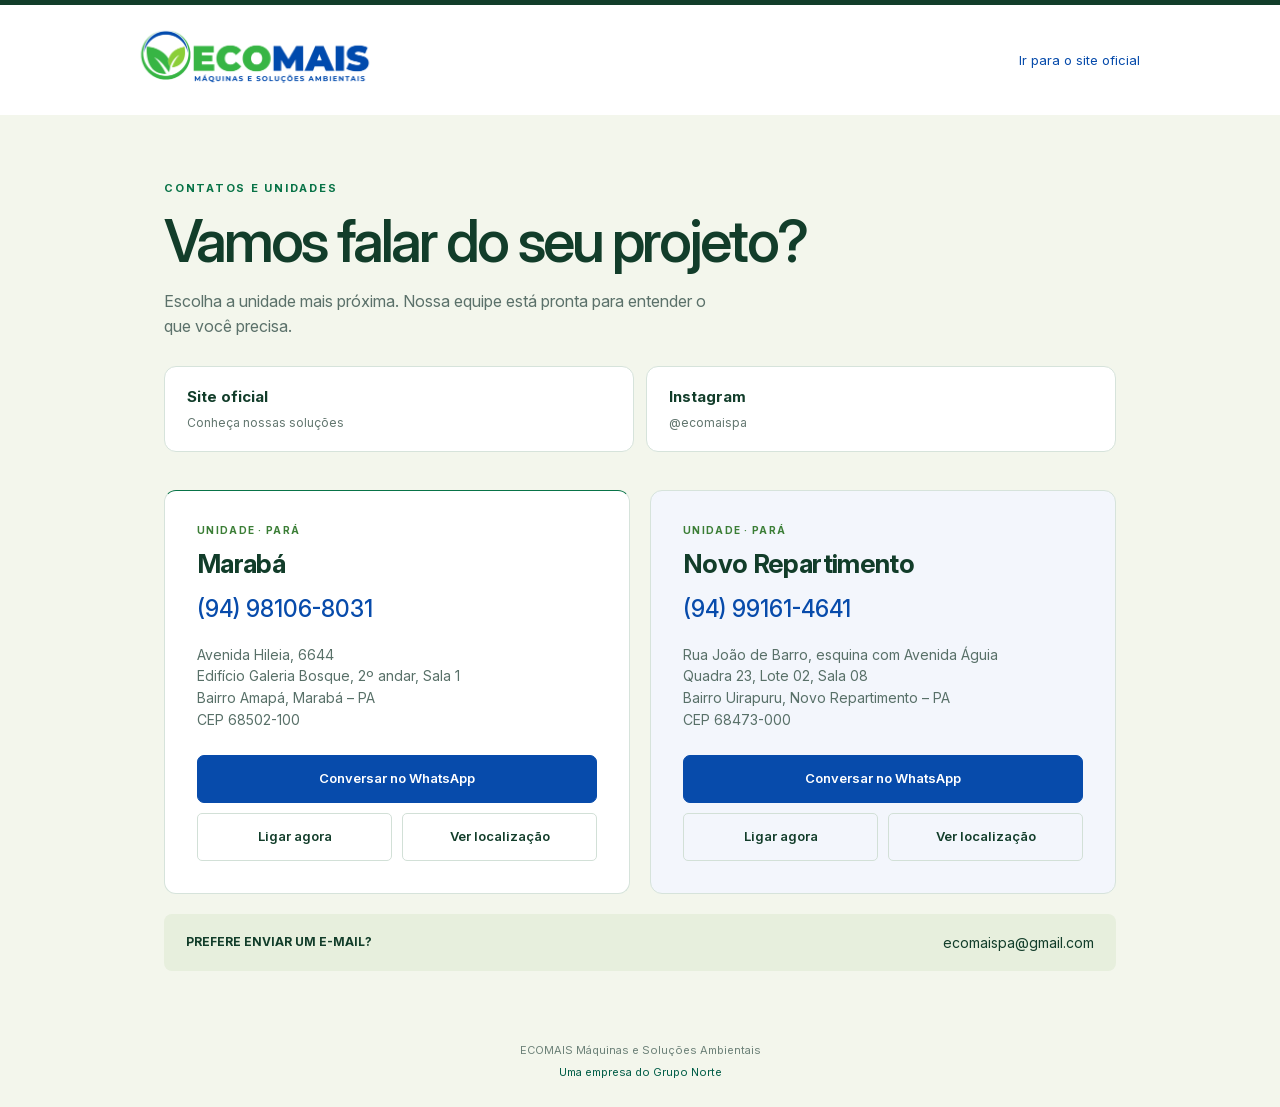
<file: contatos/index.html>
<!doctype html>
<html lang="pt-BR">
<head>
<meta charset="utf-8"><meta name="viewport" content="width=device-width, initial-scale=1">
<title>Contatos e unidades | ECOMAIS</title>
<meta name="description" content="Fale com a ECOMAIS em Marabá e Novo Repartimento. WhatsApp, telefones, endereços, localização e Instagram em um só lugar.">
<meta name="theme-color" content="#005d47"><link rel="canonical" href="https://ecomaispa.com/contatos/">
<link rel="icon" href="/favicon.ico">
<style>
*{box-sizing:border-box}body{margin:0;font-family:Arial,Helvetica,sans-serif;color:#173d38;background:#f0f5f2;line-height:1.55}a{color:inherit;text-decoration:none}a:focus-visible{outline:3px solid #2178b6;outline-offset:4px}.brand-bar{background:white;border-top:5px solid #00684e;padding:25px 24px}.bar-inner{max-width:1000px;margin:auto;display:flex;align-items:center;justify-content:space-between;gap:20px}.logo{width:230px;height:55px}.back{font-size:13px;color:#03528a}.wrap{max-width:1000px;margin:auto;padding:46px 24px 36px}.eyebrow{font-size:11px;letter-spacing:.16em;font-weight:700;color:#087347;margin:0 0 12px}h1{font-size:clamp(32px,5vw,48px);line-height:1.12;letter-spacing:-.035em;margin:0 0 15px;font-weight:600}.intro{color:#5b716a;max-width:570px;margin:0 0 28px}.channels{display:grid;grid-template-columns:1fr 1fr;gap:12px;margin-bottom:38px}.channel{display:flex;align-items:center;justify-content:space-between;gap:12px;border:1px solid #d6e3db;background:white;padding:18px 22px;border-radius:8px}.channel strong{display:block;font-size:15px}.channel small{font-size:12px;color:#62766f}.arrow{width:20px;height:20px;flex:none}.units{display:grid;grid-template-columns:1fr 1fr;gap:20px}.unit{background:white;border:1px solid #d6e3db;border-top:4px solid #087347;border-radius:8px;padding:27px;display:flex;flex-direction:column}.unit:nth-child(2){border-top-color:#03528a}.unit-label{font-size:10px;letter-spacing:.13em;color:#638077;font-weight:700}h2{font-size:26px;margin:9px 0 13px;line-height:1.2;letter-spacing:-.025em}.phone{font-size:23px;font-weight:600;display:inline-block;margin:0 0 16px;color:#005d47}address{font-size:14px;font-style:normal;color:#587068;margin:0 0 24px;flex:1}.actions{display:grid;grid-template-columns:1fr 1fr;gap:10px}.action{min-height:48px;display:flex;align-items:center;justify-content:center;gap:10px;padding:12px;font-size:13px;font-weight:600;border:1px solid #d2e0d7;border-radius:5px}.primary{grid-column:1/-1;background:#00684e;color:#fff;border-color:#00684e}.primary:hover{background:#004e3c}.action:not(.primary):hover,.channel:hover{background:#eaf3ed}.email{margin-top:20px;display:flex;align-items:center;justify-content:space-between;gap:15px;background:#e1ece5;padding:18px 22px;border-radius:8px;font-size:14px}.email strong{display:block;font-size:12px}.email a{overflow-wrap:anywhere}footer{text-align:center;font-size:11px;color:#6c8178;padding:26px 20px}.group{display:inline-block;margin-top:5px;color:#005d47}@media(max-width:600px){.brand-bar{padding:20px}.logo{width:195px;height:47px}.back{font-size:12px}.wrap{padding:30px 20px 20px}.channels{margin-bottom:26px;gap:10px}.channel{padding:15px 12px}.channel small{font-size:11px}.units{grid-template-columns:1fr;gap:18px}.unit{padding:23px}.email{align-items:flex-start;flex-direction:column;gap:3px}.intro{font-size:14px}.back span{display:none}}@media(max-width:350px){.logo{width:175px}.channels{grid-template-columns:1fr}}
</style>
<style>@font-face{font-family:Inter;src:url('/assets/fonts/inter-latin.woff2') format('woff2');font-weight:100 900;font-display:swap}body{font-family:Inter,Arial,sans-serif;background:#f3f6ec;color:#123d2a}.brand-bar{border-top-color:#123d2a;padding-block:24px}.wrap{padding-top:65px;padding-bottom:45px}h1{font-weight:550;font-size:clamp(36px,5vw,58px);letter-spacing:-.05em}.unit,.channel{border-radius:12px;box-shadow:none}.unit{border-top-width:1px;padding:32px}.unit:nth-child(2){background:#f3f6fc;border-top-color:#d6e3db}.unit-label{color:#3b7e36}.phone{color:#074bab;font-weight:500}.primary{background:#074bab;border-color:#074bab;border-radius:7px}.primary:hover{background:#063a83}.email{background:#e7efdd}.back{color:#074bab}@media(max-width:600px){.wrap{padding-top:38px}.unit{padding:25px}.logo{width:185px}.bar-inner{gap:15px}.back{font-size:11px}.phone{font-size:22px}}</style></head>
<body>
<svg width="0" height="0" aria-hidden="true" style="position:absolute"><symbol id="arrow" viewBox="0 0 24 24"><path d="M5 19 19 5M5 5h14v14" fill="none" stroke="currentColor" stroke-width="1.6" stroke-linecap="round" stroke-linejoin="round"/></symbol></svg>
<header class="brand-bar"><div class="bar-inner"><a href="/" aria-label="ECOMAIS — site oficial"><svg class="logo" viewBox="66 154 1869 444" role="img" aria-label="ECOMAIS Máquinas e Soluções Ambientais"><image href="/assets/logo-ecomais-transparente.png" width="2048" height="758"/></svg></a><a class="back" href="/">Ir para o site <span>oficial</span> </a></div></header>
<main class="wrap"><p class="eyebrow">CONTATOS E UNIDADES</p><h1>Vamos falar do seu projeto?</h1><p class="intro">Escolha a unidade mais próxima. Nossa equipe está pronta para entender o que você precisa.</p>
<nav class="channels" aria-label="Canais oficiais"><a class="channel" href="/"><span><strong>Site oficial</strong><small>Conheça nossas soluções</small></span></a><a class="channel" href="https://www.instagram.com/ecomaispa/" target="_blank" rel="noopener noreferrer"><span><strong>Instagram</strong><small>@ecomaispa</small></span></a></nav>
<div class="units">
<section class="unit" aria-labelledby="maraba"><span class="unit-label">UNIDADE · PARÁ</span><h2 id="maraba">Marabá</h2><a class="phone" href="tel:+5594981068031">(94) 98106-8031</a><address>Avenida Hileia, 6644<br>Edifício Galeria Bosque, 2º andar, Sala 1<br>Bairro Amapá, Marabá – PA<br>CEP 68502-100</address><div class="actions"><a class="action primary" href="https://wa.me/5594981068031?text=Ol%C3%A1%2C%20ECOMAIS!%20Quero%20falar%20com%20a%20unidade%20de%20Marab%C3%A1%20sobre%20um%20servi%C3%A7o." target="_blank" rel="noopener noreferrer">Conversar no WhatsApp </a><a class="action" href="tel:+5594981068031">Ligar agora</a><a class="action" href="https://www.google.com/maps/search/?api=1&amp;query=Avenida%20Hileia%2C%206644%2C%20Edif%C3%ADcio%20Galeria%20Bosque%2C%20Amap%C3%A1%2C%20Marab%C3%A1%2C%20PA%2C%2068502-100" target="_blank" rel="noopener noreferrer">Ver localização</a></div></section>
<section class="unit" aria-labelledby="repartimento"><span class="unit-label">UNIDADE · PARÁ</span><h2 id="repartimento">Novo Repartimento</h2><a class="phone" href="tel:+5594991614641">(94) 99161-4641</a><address>Rua João de Barro, esquina com Avenida Águia<br>Quadra 23, Lote 02, Sala 08<br>Bairro Uirapuru, Novo Repartimento – PA<br>CEP 68473-000</address><div class="actions"><a class="action primary" href="https://wa.me/5594991614641?text=Ol%C3%A1%2C%20ECOMAIS!%20Quero%20falar%20com%20a%20unidade%20de%20Novo%20Repartimento%20sobre%20um%20servi%C3%A7o." target="_blank" rel="noopener noreferrer">Conversar no WhatsApp </a><a class="action" href="tel:+5594991614641">Ligar agora</a><a class="action" href="https://www.google.com/maps/search/?api=1&amp;query=Rua%20Jo%C3%A3o%20de%20Barro%2C%20esquina%20com%20Avenida%20%C3%81guia%2C%20Quadra%2023%2C%20Lote%2002%2C%20Bairro%20Uirapuru%2C%20Novo%20Repartimento%2C%20PA%2C%2068473-000" target="_blank" rel="noopener noreferrer">Ver localização</a></div></section>
</div><div class="email"><strong>PREFERE ENVIAR UM E-MAIL?</strong><a href="mailto:ecomaispa@gmail.com">ecomaispa@gmail.com</a></div>
</main><footer>ECOMAIS Máquinas e Soluções Ambientais<br><a class="group" href="https://gruponortebr.com/" target="_blank" rel="noopener noreferrer">Uma empresa do Grupo Norte</a></footer>
</body></html>
</file>
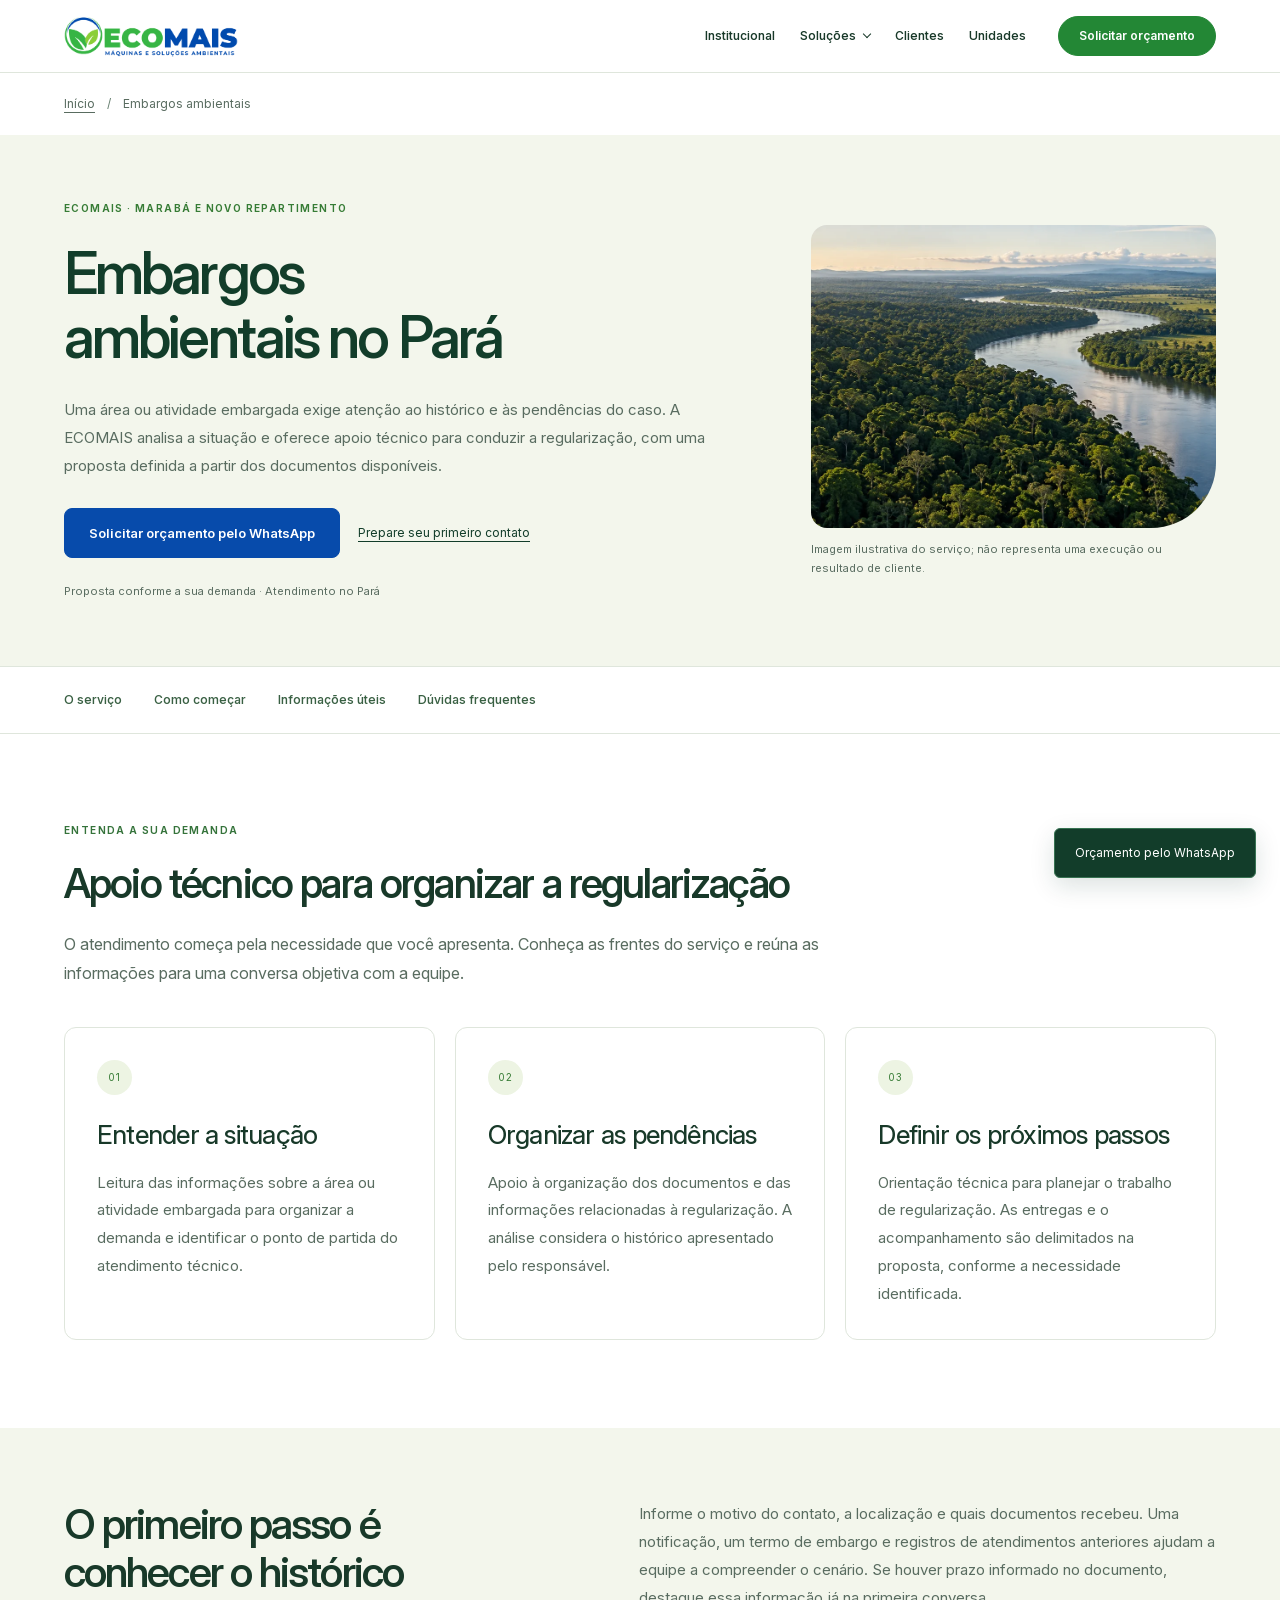
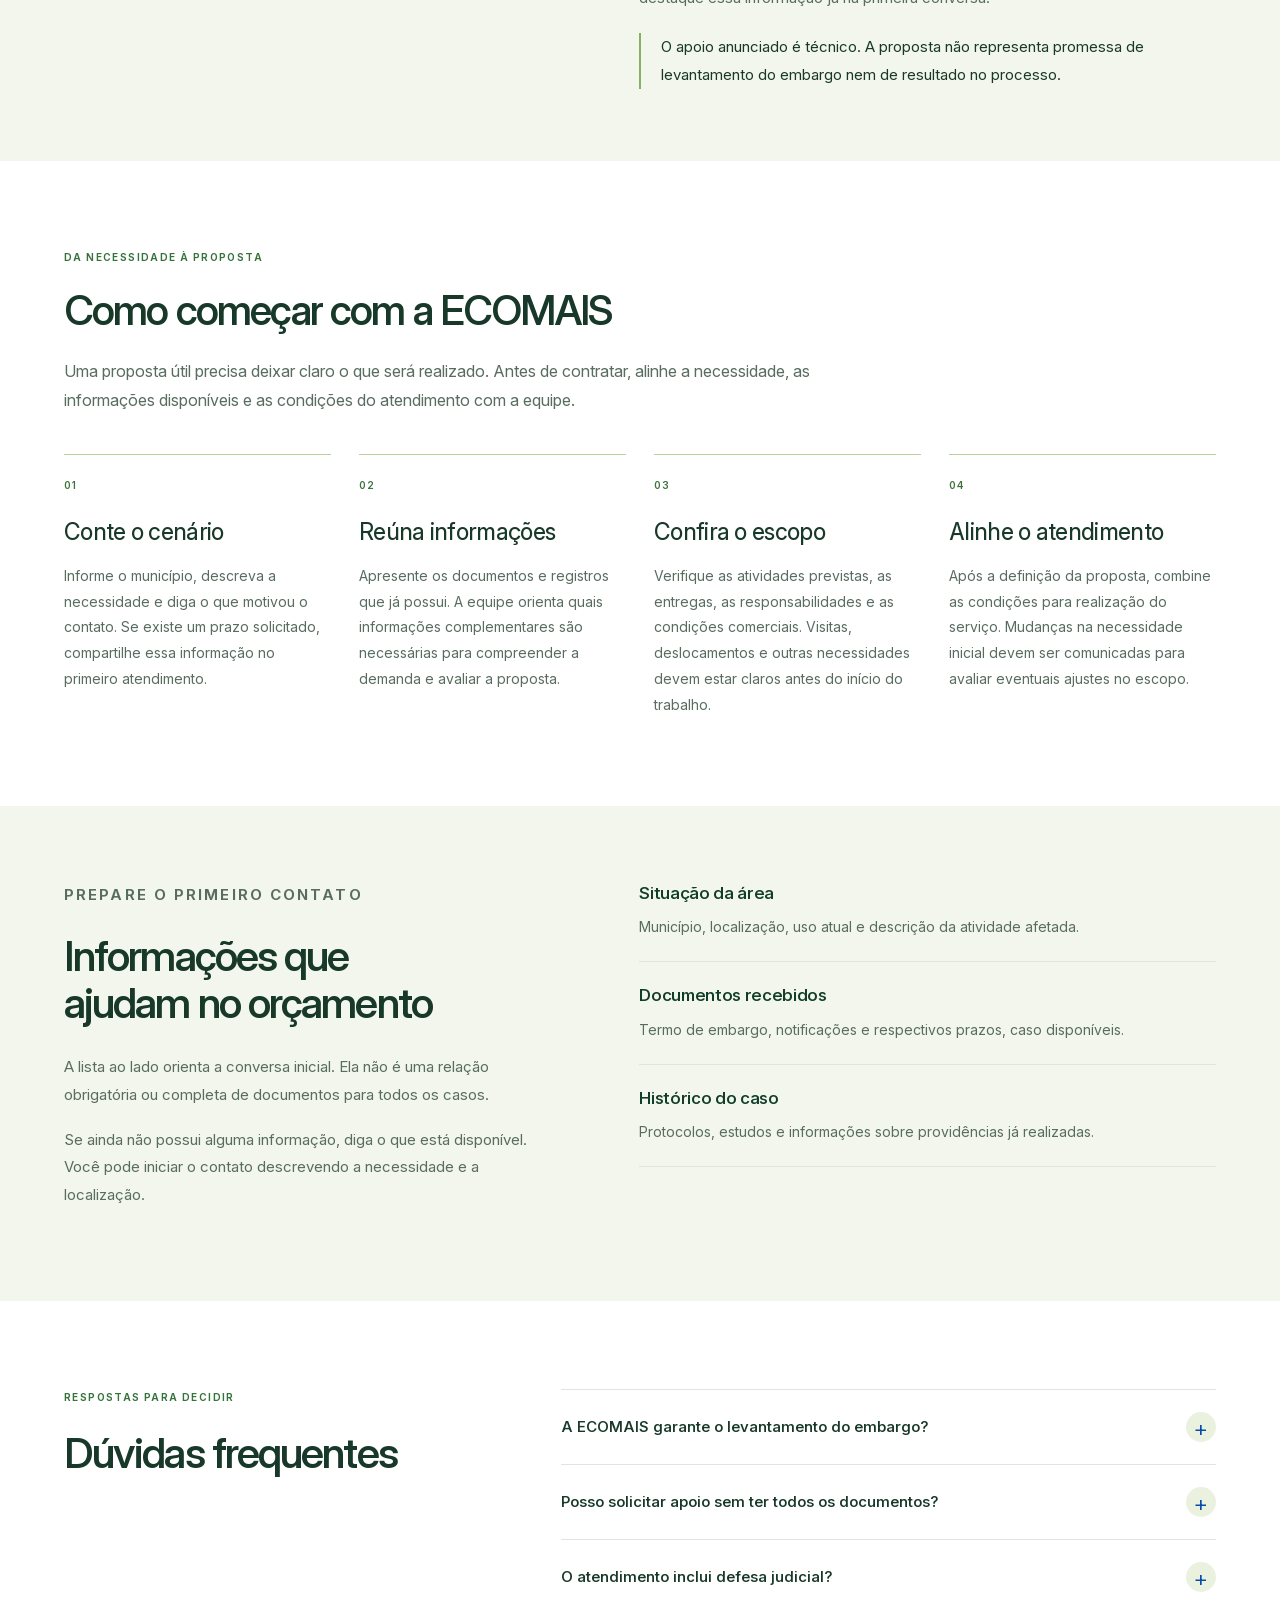
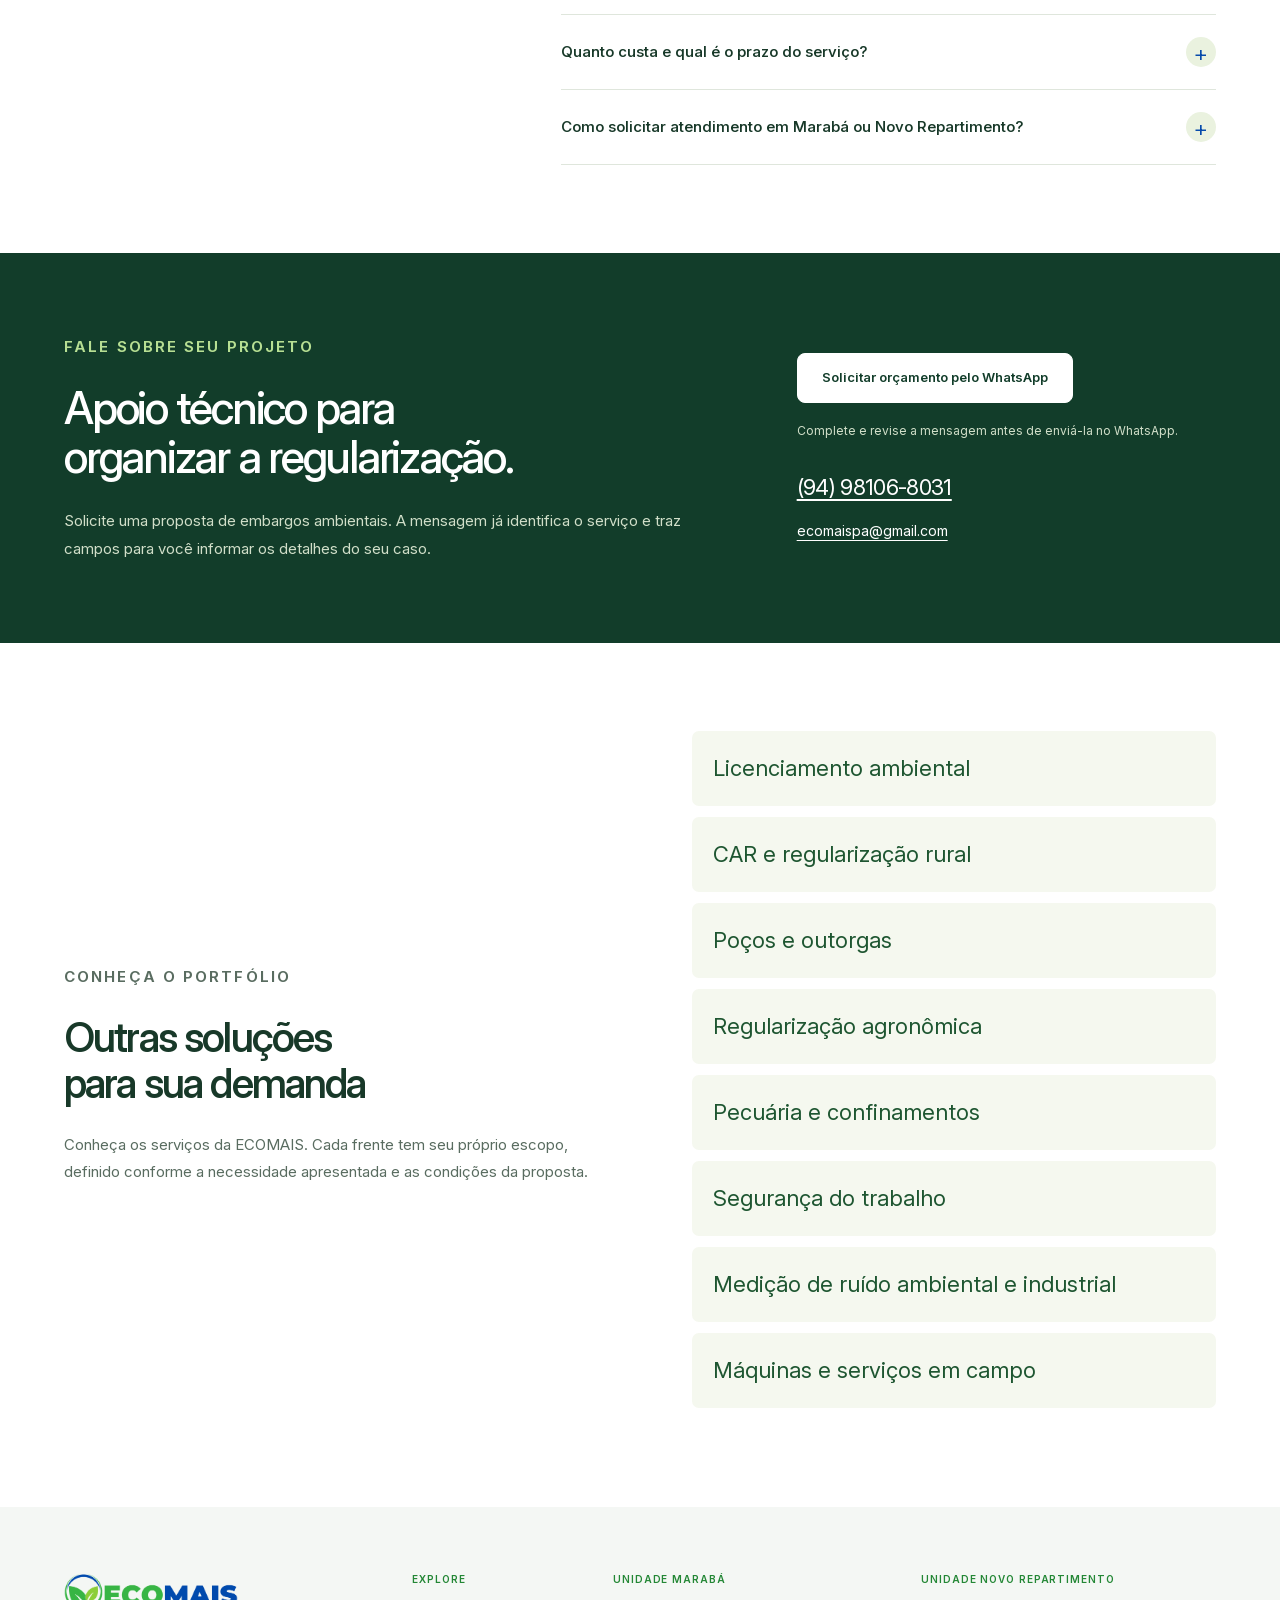
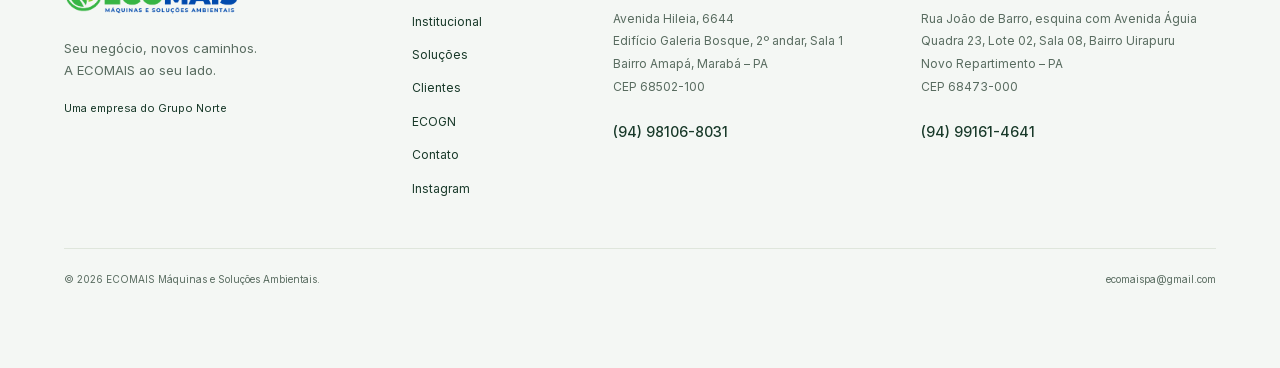
<file: embargos-ambientais-para/index.html>
<!doctype html>
<html lang="pt-BR">
<head>
<meta charset="utf-8">
<meta name="viewport" content="width=device-width,initial-scale=1">
<meta name="theme-color" content="#103c2c">
<title>Embargos ambientais no Pará | ECOMAIS</title>
<meta name="description" content="Embargos ambientais no Pará com a ECOMAIS. Conheça o serviço, organize as informações da sua demanda e solicite uma proposta pelo WhatsApp.">
<meta name="robots" content="index,follow,max-image-preview:large">
<link rel="canonical" href="https://ecomaispa.com/embargos-ambientais-para/">
<meta property="og:type" content="website">
<meta property="og:locale" content="pt_BR">
<meta property="og:site_name" content="ECOMAIS">
<meta property="og:title" content="Embargos ambientais no Pará | ECOMAIS">
<meta property="og:description" content="Embargos ambientais no Pará com a ECOMAIS. Conheça o serviço, organize as informações da sua demanda e solicite uma proposta pelo WhatsApp.">
<meta property="og:url" content="https://ecomaispa.com/embargos-ambientais-para/">
<meta property="og:image" content="https://ecomaispa.com/assets/paisagem-ambiental-ecomais.webp">
<meta property="og:image:alt" content="Paisagem rural e vegetação junto a um rio">
<meta name="twitter:card" content="summary_large_image">
<link rel="icon" href="/favicon.ico?v=ecomais-20261007" sizes="any">
<link rel="icon" type="image/png" sizes="32x32" href="/assets/favicon-ecomais-32.png">
<link rel="icon" type="image/png" sizes="192x192" href="/assets/favicon-ecomais-192.png">
<link rel="apple-touch-icon" sizes="180x180" href="/apple-touch-icon.png?v=ecomais-20261007">

<link rel="preload" href="/assets/fonts/inter-latin.woff2" as="font" type="font/woff2" crossorigin>
<link rel="stylesheet" href="/style.css?v=portfolio-20261111">
<link rel="stylesheet" href="/services.css?v=portfolio-20261111">
<script src="/app.js?v=operacoes-20261021" defer></script>
<script type="application/ld+json">{"@context":"https://schema.org","@graph":[{"@type":["ProfessionalService","Organization"],"@id":"https://ecomaispa.com/#empresa","name":"ECOMAIS Máquinas e Soluções Ambientais","alternateName":"ECOMAIS","url":"https://ecomaispa.com/","logo":"https://ecomaispa.com/assets/logo-ecomais-transparente.png","telephone":"+55 94 98106-8031","email":"ecomaispa@gmail.com","address":{"@type":"PostalAddress","addressLocality":"Marabá","addressRegion":"PA","addressCountry":"BR","streetAddress":"Avenida Hileia, 6644, Edifício Galeria Bosque, 2º andar, Sala 1, Bairro Amapá","postalCode":"68502-100"},"areaServed":[{"@type":"City","name":"Marabá"},{"@type":"State","name":"Pará"}],"sameAs":["https://www.instagram.com/ecomaispa/"],"knowsAbout":["Consultoria ambiental","Licenciamento ambiental","Regularização de propriedades rurais","Recursos hídricos e regularização de poços","Saúde e segurança do trabalho","Serviços com máquinas"],"parentOrganization":{"@type":"Organization","name":"Grupo Norte","url":"https://www.gruponortebr.com/"}},{"@type":"WebSite","@id":"https://ecomaispa.com/#website","url":"https://ecomaispa.com/","name":"ECOMAIS","inLanguage":"pt-BR","publisher":{"@id":"https://ecomaispa.com/#empresa"}},{"@type":"WebPage","@id":"https://ecomaispa.com/embargos-ambientais-para/#pagina","url":"https://ecomaispa.com/embargos-ambientais-para/","name":"Embargos ambientais no Pará | ECOMAIS","description":"Embargos ambientais no Pará com a ECOMAIS. Conheça o serviço, organize as informações da sua demanda e solicite uma proposta pelo WhatsApp.","inLanguage":"pt-BR","isPartOf":{"@id":"https://ecomaispa.com/#website"},"about":{"@id":"https://ecomaispa.com/embargos-ambientais-para/#servico"},"mainEntity":{"@id":"https://ecomaispa.com/embargos-ambientais-para/#servico"},"breadcrumb":{"@id":"https://ecomaispa.com/embargos-ambientais-para/#breadcrumb"}},{"@type":"Service","@id":"https://ecomaispa.com/embargos-ambientais-para/#servico","name":"Embargos ambientais no Pará","serviceType":"Embargos ambientais","url":"https://ecomaispa.com/embargos-ambientais-para/","description":"Embargos ambientais no Pará com a ECOMAIS. Conheça o serviço, organize as informações da sua demanda e solicite uma proposta pelo WhatsApp.","provider":{"@id":"https://ecomaispa.com/#empresa"},"areaServed":{"@type":"State","name":"Pará"}},{"@type":"BreadcrumbList","@id":"https://ecomaispa.com/embargos-ambientais-para/#breadcrumb","itemListElement":[{"@type":"ListItem","position":1,"name":"Início","item":"https://ecomaispa.com/"},{"@type":"ListItem","position":2,"name":"Embargos ambientais","item":"https://ecomaispa.com/embargos-ambientais-para/"}]}]}</script>
<noscript><style>.menu-toggle{display:none}@media(max-width:900px){.header{position:static}.mobile-nav[hidden]{display:flex!important;position:static;max-height:none}}</style></noscript>
<link rel="stylesheet" href="/brand.css?v=20261112"></head>
<body class="service-page">
<a href="#conteudo" class="skip-link">Pular para o conteúdo</a>
<div class="group-bar"><div class="container"><a class="group-link" href="https://www.gruponortebr.com/" target="_blank" rel="noopener noreferrer">Uma empresa do <strong>Grupo Norte</strong> </a><span>Marabá & Novo Repartimento · Pará</span></div></div>
<header class="header"><div class="container header-inner"><a href="/#inicio" class="brand" aria-label="ECOMAIS — início"><svg viewBox="66 154 1869 444" role="img" aria-label="ECOMAIS Máquinas e Soluções Ambientais"><image href="/assets/logo-ecomais-transparente.png" width="2048" height="758"></image></svg></a><nav class="desktop-nav" aria-label="Navegação principal"><a href="/#ecomais">Institucional</a><details class="nav-services"><summary>Soluções</summary><div class="nav-services-list"><a href="/#solucoes">Todas as soluções</a><a href="/licenciamento-ambiental-para/">Licenciamento ambiental</a><a href="/retificacao-car-para/">CAR e regularização rural</a><a href="/outorga-pocos-para/">Poços e outorgas</a><a href="/embargos-ambientais-para/">Embargos ambientais</a><a href="/regularizacao-agronomica-para/">Regularização agronômica</a><a href="/pecuaria-confinamentos-para/">Pecuária e confinamentos</a><a href="/seguranca-trabalho-para/">Segurança do trabalho</a><a href="/medicao-ruido-para/">Medição de ruído ambiental e industrial</a><a href="/maquinas-servicos-campo-para/">Máquinas e serviços em campo</a></div></details><a href="/#clientes">Clientes</a><a href="/#unidades">Unidades</a></nav><a class="button small header-cta" href="#orcamento">Solicitar orçamento </a><button type="button" class="menu-toggle" aria-expanded="false" aria-controls="mobile-nav" aria-label="Abrir menu"><span></span><span></span></button></div><nav id="mobile-nav" class="mobile-nav" aria-label="Navegação pelo celular" hidden><a href="/#ecomais">Institucional</a><a href="/#solucoes">Todas as soluções</a><a href="/licenciamento-ambiental-para/">Licenciamento ambiental</a><a href="/retificacao-car-para/">CAR e regularização rural</a><a href="/outorga-pocos-para/">Poços e outorgas</a><a href="/embargos-ambientais-para/">Embargos ambientais</a><a href="/regularizacao-agronomica-para/">Regularização agronômica</a><a href="/pecuaria-confinamentos-para/">Pecuária e confinamentos</a><a href="/seguranca-trabalho-para/">Segurança do trabalho</a><a href="/medicao-ruido-para/">Medição de ruído ambiental e industrial</a><a href="/maquinas-servicos-campo-para/">Máquinas e serviços em campo</a><a href="/#clientes">Clientes</a><a href="/#unidades">Nossas unidades</a><a href="/contatos/">Fale com a ECOMAIS</a></nav></header>
<main id="conteudo" tabindex="-1">
<nav class="container breadcrumbs" aria-label="Caminho da página"><ol><li><a href="/">Início</a></li><li aria-current="page">Embargos ambientais</li></ol></nav>
<section class="service-hero" aria-labelledby="titulo-servico"><div class="container service-hero-grid"><div><p class="eyebrow">ECOMAIS · MARABÁ E NOVO REPARTIMENTO</p><h1 id="titulo-servico">Embargos ambientais no Pará</h1><p class="service-lead">Uma área ou atividade embargada exige atenção ao histórico e às pendências do caso. A ECOMAIS analisa a situação e oferece apoio técnico para conduzir a regularização, com uma proposta definida a partir dos documentos disponíveis.</p><div class="service-actions"><a class="button" href="https://wa.me/5594981068031?text=Ol%C3%A1%2C%20ECOMAIS%21%20Quero%20um%20or%C3%A7amento%20para%20embargos%20ambientais.%20Munic%C3%ADpio%3A%20__.%20%C3%81rea%20ou%20atividade%3A%20__.%20Documento%20recebido%20e%20prazo%20informado%3A%20__." target="_blank" rel="noopener noreferrer">Solicitar orçamento pelo WhatsApp</a><a href="#documentos">Prepare seu primeiro contato</a></div><p class="service-hero-note">Proposta conforme a sua demanda · Atendimento no Pará</p></div><figure class="service-photo"><img src="/assets/paisagem-ambiental-ecomais.webp" alt="Paisagem rural e vegetação junto a um rio" width="1920" height="713" fetchpriority="high" decoding="async"><figcaption>Imagem ilustrativa do serviço; não representa uma execução ou resultado de cliente.</figcaption></figure></div></section>
<nav class="service-sections" aria-label="Nesta página"><div class="container"><a href="#quando-procurar">O serviço</a><a href="#como-funciona">Como começar</a><a href="#documentos">Informações úteis</a><a href="#duvidas">Dúvidas frequentes</a></div></nav>
<section class="container service-section" id="quando-procurar" aria-labelledby="quando-title"><div class="service-heading"><p class="eyebrow">ENTENDA A SUA DEMANDA</p><h2 id="quando-title">Apoio técnico para organizar a regularização</h2><p>O atendimento começa pela necessidade que você apresenta. Conheça as frentes do serviço e reúna as informações para uma conversa objetiva com a equipe.</p></div><div class="service-scenarios"><article><span class="service-number" aria-hidden="true">01</span><h3>Entender a situação</h3><p>Leitura das informações sobre a área ou atividade embargada para organizar a demanda e identificar o ponto de partida do atendimento técnico.</p></article><article><span class="service-number" aria-hidden="true">02</span><h3>Organizar as pendências</h3><p>Apoio à organização dos documentos e das informações relacionadas à regularização. A análise considera o histórico apresentado pelo responsável.</p></article><article><span class="service-number" aria-hidden="true">03</span><h3>Definir os próximos passos</h3><p>Orientação técnica para planejar o trabalho de regularização. As entregas e o acompanhamento são delimitados na proposta, conforme a necessidade identificada.</p></article></div></section>
<section class="service-context"><div class="container service-context-grid"><h2>O primeiro passo é conhecer o histórico</h2><div><p>Informe o motivo do contato, a localização e quais documentos recebeu. Uma notificação, um termo de embargo e registros de atendimentos anteriores ajudam a equipe a compreender o cenário. Se houver prazo informado no documento, destaque essa informação já na primeira conversa.</p><p class="service-callout">O apoio anunciado é técnico. A proposta não representa promessa de levantamento do embargo nem de resultado no processo.</p></div></div></section>
<section class="container service-section" id="como-funciona" aria-labelledby="etapas-title"><div class="service-heading"><p class="eyebrow">DA NECESSIDADE À PROPOSTA</p><h2 id="etapas-title">Como começar com a ECOMAIS</h2><p>Uma proposta útil precisa deixar claro o que será realizado. Antes de contratar, alinhe a necessidade, as informações disponíveis e as condições do atendimento com a equipe.</p></div><ol class="service-process"><li><h3>Conte o cenário</h3><p>Informe o município, descreva a necessidade e diga o que motivou o contato. Se existe um prazo solicitado, compartilhe essa informação no primeiro atendimento.</p></li><li><h3>Reúna informações</h3><p>Apresente os documentos e registros que já possui. A equipe orienta quais informações complementares são necessárias para compreender a demanda e avaliar a proposta.</p></li><li><h3>Confira o escopo</h3><p>Verifique as atividades previstas, as entregas, as responsabilidades e as condições comerciais. Visitas, deslocamentos e outras necessidades devem estar claros antes do início do trabalho.</p></li><li><h3>Alinhe o atendimento</h3><p>Após a definição da proposta, combine as condições para realização do serviço. Mudanças na necessidade inicial devem ser comunicadas para avaliar eventuais ajustes no escopo.</p></li></ol></section>
<section class="service-documents" id="documentos" aria-labelledby="documentos-title"><div class="container service-documents-grid"><div><p class="eyebrow">PREPARE O PRIMEIRO CONTATO</p><h2 id="documentos-title">Informações que ajudam no orçamento</h2><p>A lista ao lado orienta a conversa inicial. Ela não é uma relação obrigatória ou completa de documentos para todos os casos.</p><p>Se ainda não possui alguma informação, diga o que está disponível. Você pode iniciar o contato descrevendo a necessidade e a localização.</p></div><ul><li><strong>Situação da área</strong><span>Município, localização, uso atual e descrição da atividade afetada.</span></li><li><strong>Documentos recebidos</strong><span>Termo de embargo, notificações e respectivos prazos, caso disponíveis.</span></li><li><strong>Histórico do caso</strong><span>Protocolos, estudos e informações sobre providências já realizadas.</span></li></ul></div></section>
<section class="container service-section service-faq" id="duvidas" aria-labelledby="duvidas-title"><div><p class="eyebrow">RESPOSTAS PARA DECIDIR</p><h2 id="duvidas-title">Dúvidas frequentes</h2></div><div class="faq-list"><details><summary>A ECOMAIS garante o levantamento do embargo?</summary><p>Não. O serviço consiste em análise da situação e apoio técnico à regularização. Não há promessa de decisão favorável ou de prazo de liberação.</p></details><details><summary>Posso solicitar apoio sem ter todos os documentos?</summary><p>Sim. Informe o município e descreva o que aconteceu. Diga quais documentos possui para a equipe orientar as informações necessárias à avaliação inicial.</p></details><details><summary>O atendimento inclui defesa judicial?</summary><p>Esta página apresenta apoio técnico à regularização ambiental. Serviços jurídicos não integram a oferta aqui descrita.</p></details><details><summary>Quanto custa e qual é o prazo do serviço?</summary><p>O valor e o prazo dependem da localização, das informações disponíveis e do trabalho necessário. A proposta deve esclarecer entregas, responsabilidades, condições de atendimento e prazos previstos. Envie os dados do seu caso para que a equipe avalie a demanda antes de informar as condições comerciais.</p></details><details><summary>Como solicitar atendimento em Marabá ou Novo Repartimento?</summary><p>Use o botão de orçamento e complete a mensagem com o município e a descrição da necessidade. A ECOMAIS possui unidades em Marabá e Novo Repartimento, com atendimento a demandas no Pará. As condições de deslocamento e de visita são avaliadas para cada proposta.</p></details></div></section>
<section class="service-budget" id="orcamento" aria-labelledby="orcamento-title"><div class="container service-budget-grid"><div><p class="eyebrow">FALE SOBRE SEU PROJETO</p><h2 id="orcamento-title">Apoio técnico para organizar a regularização.</h2><p>Solicite uma proposta de embargos ambientais. A mensagem já identifica o serviço e traz campos para você informar os detalhes do seu caso.</p></div><div><a class="button" href="https://wa.me/5594981068031?text=Ol%C3%A1%2C%20ECOMAIS%21%20Quero%20um%20or%C3%A7amento%20para%20embargos%20ambientais.%20Munic%C3%ADpio%3A%20__.%20%C3%81rea%20ou%20atividade%3A%20__.%20Documento%20recebido%20e%20prazo%20informado%3A%20__." target="_blank" rel="noopener noreferrer">Solicitar orçamento pelo WhatsApp</a><p>Complete e revise a mensagem antes de enviá-la no WhatsApp.</p><a class="service-phone" href="tel:+5594981068031">(94) 98106-8031</a><a class="service-email" href="mailto:ecomaispa@gmail.com">ecomaispa@gmail.com</a></div></div></section>
<section class="container service-section service-related" aria-labelledby="relacionados-title"><div><p class="eyebrow">CONHEÇA O PORTFÓLIO</p><h2 id="relacionados-title">Outras soluções para sua demanda</h2><p>Conheça os serviços da ECOMAIS. Cada frente tem seu próprio escopo, definido conforme a necessidade apresentada e as condições da proposta.</p></div><div><a href="/licenciamento-ambiental-para/"><span>Licenciamento ambiental</span></a><a href="/retificacao-car-para/"><span>CAR e regularização rural</span></a><a href="/outorga-pocos-para/"><span>Poços e outorgas</span></a><a href="/regularizacao-agronomica-para/"><span>Regularização agronômica</span></a><a href="/pecuaria-confinamentos-para/"><span>Pecuária e confinamentos</span></a><a href="/seguranca-trabalho-para/"><span>Segurança do trabalho</span></a><a href="/medicao-ruido-para/"><span>Medição de ruído ambiental e industrial</span></a><a href="/maquinas-servicos-campo-para/"><span>Máquinas e serviços em campo</span></a></div></section>
</main>
<footer><div class="container footer-top"><div class="footer-about"><a href="/#inicio" class="brand footer-brand" aria-label="ECOMAIS — início"><svg viewBox="66 154 1869 444" role="img" aria-label="ECOMAIS Máquinas e Soluções Ambientais"><image href="/assets/logo-ecomais-transparente.png" width="2048" height="758"></image></svg></a><p>Seu negócio, novos caminhos.<br>A ECOMAIS ao seu lado.</p><a class="footer-group" href="https://www.gruponortebr.com/" target="_blank" rel="noopener noreferrer">Uma empresa do Grupo Norte </a></div><div class="footer-column"><h3>Explore</h3><a href="/#ecomais">Institucional</a><a href="/#solucoes">Soluções</a><a href="/#clientes">Clientes</a><a href="/#ecogn">ECOGN</a><a href="/#orcamento">Contato</a><a href="https://www.instagram.com/ecomaispa/" target="_blank" rel="noopener noreferrer">Instagram </a></div><div class="footer-column"><h3>Unidade Marabá</h3><address>Avenida Hileia, 6644<br>Edifício Galeria Bosque, 2º andar, Sala 1<br>Bairro Amapá, Marabá – PA<br>CEP 68502-100</address><a class="footer-phone" href="tel:+5594981068031">(94) 98106-8031</a></div><div class="footer-column"><h3>Unidade Novo Repartimento</h3><address>Rua João de Barro, esquina com Avenida Águia<br>Quadra 23, Lote 02, Sala 08, Bairro Uirapuru<br>Novo Repartimento – PA<br>CEP 68473-000</address><a class="footer-phone" href="tel:+5594991614641">(94) 99161-4641</a></div></div><div class="container footer-bottom"><span>© <span id="year">2026</span> ECOMAIS Máquinas e Soluções Ambientais.</span><a href="mailto:ecomaispa@gmail.com">ecomaispa@gmail.com</a></div></footer>
<a class="whatsapp-float" href="https://wa.me/5594981068031?text=Ol%C3%A1%2C%20ECOMAIS%21%20Quero%20um%20or%C3%A7amento%20para%20embargos%20ambientais.%20Munic%C3%ADpio%3A%20__.%20%C3%81rea%20ou%20atividade%3A%20__.%20Documento%20recebido%20e%20prazo%20informado%3A%20__." target="_blank" rel="noopener noreferrer" aria-label="Orçamento pelo WhatsApp: embargos ambientais">Orçamento pelo WhatsApp </a>
</body>
</html>
</file>
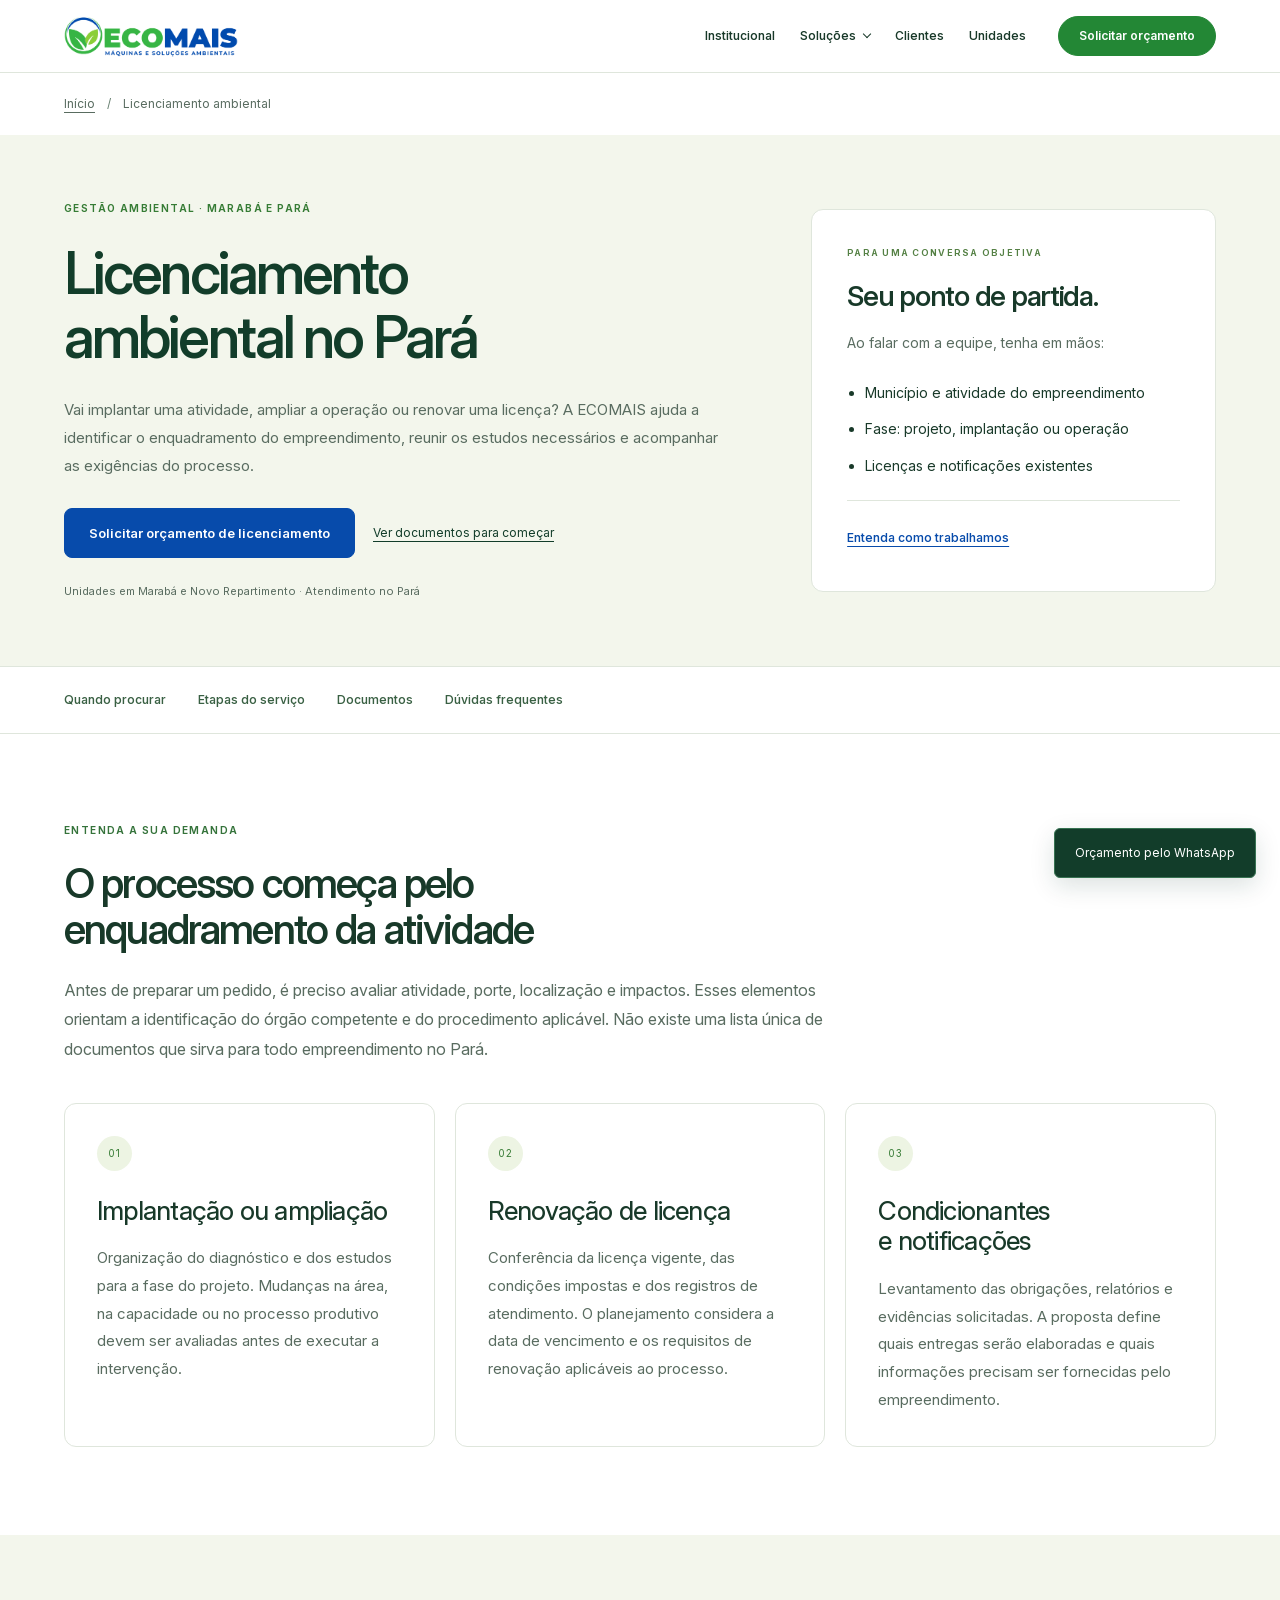
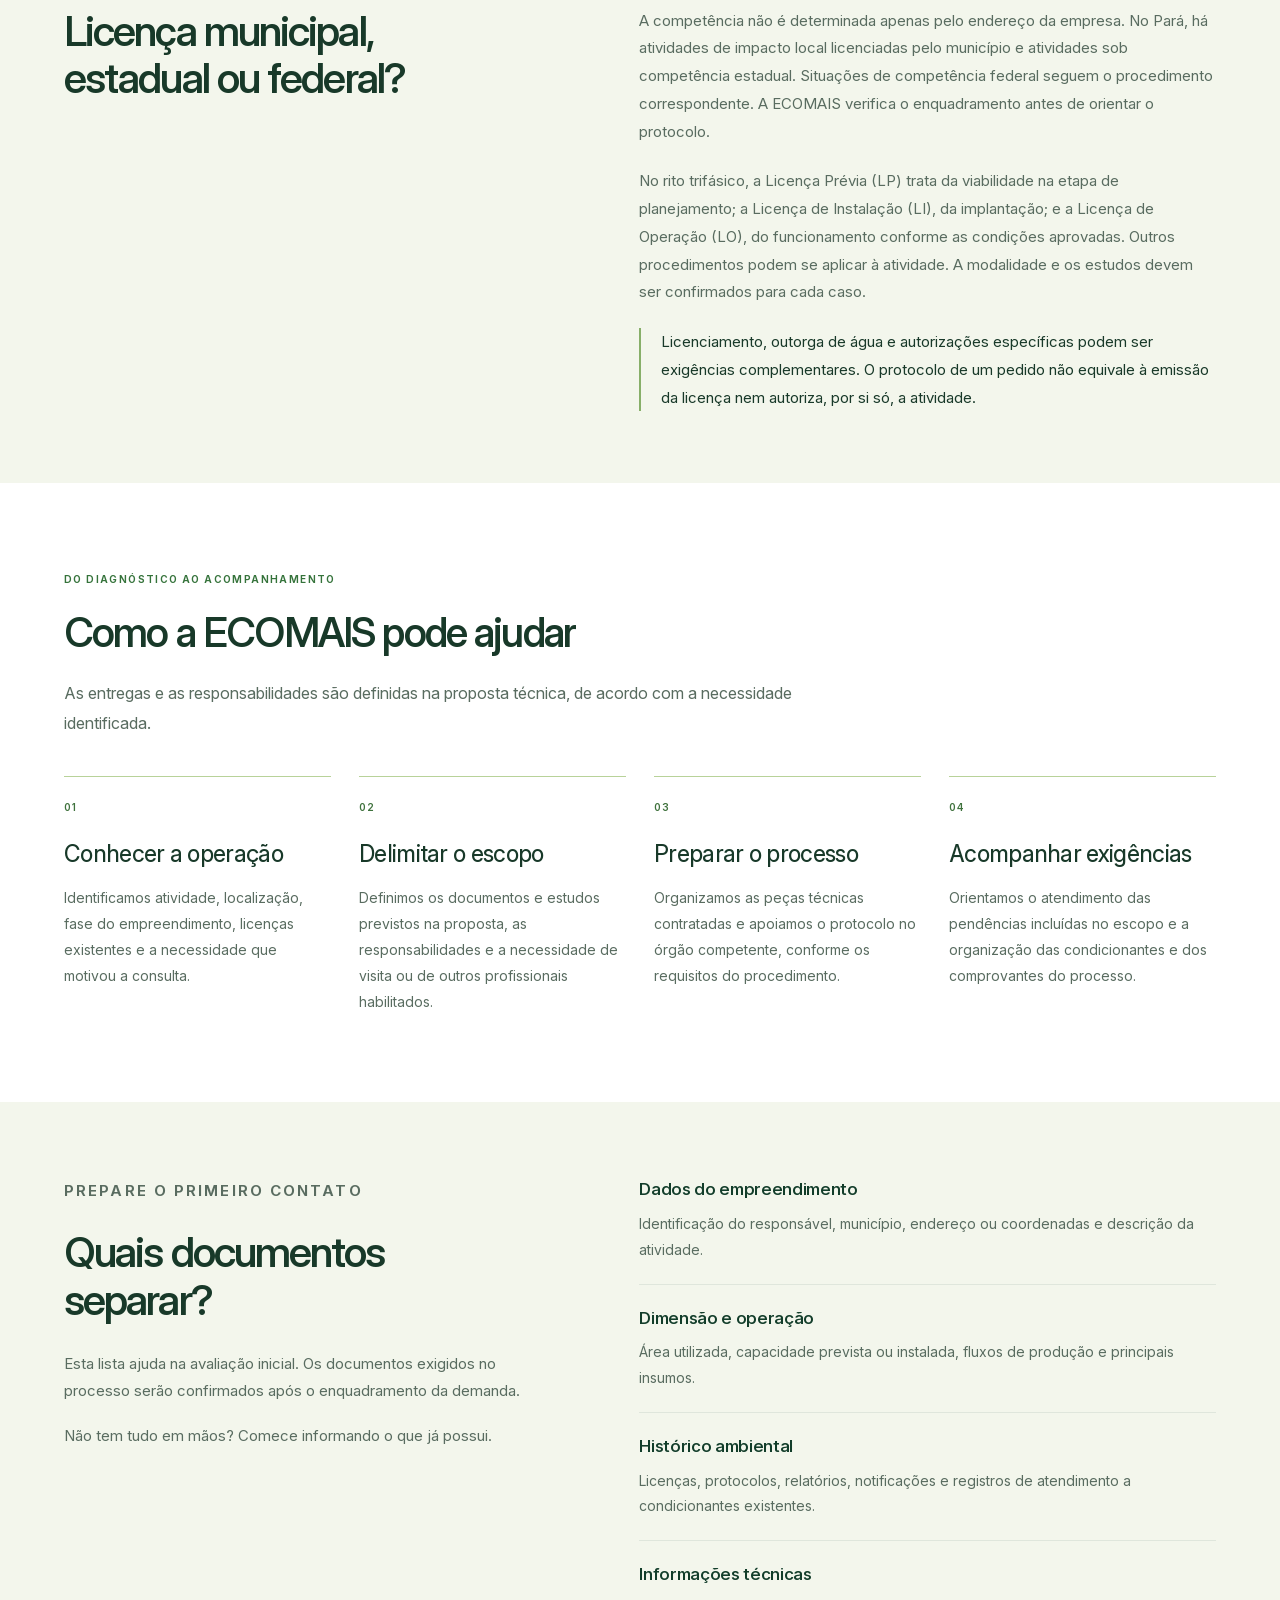
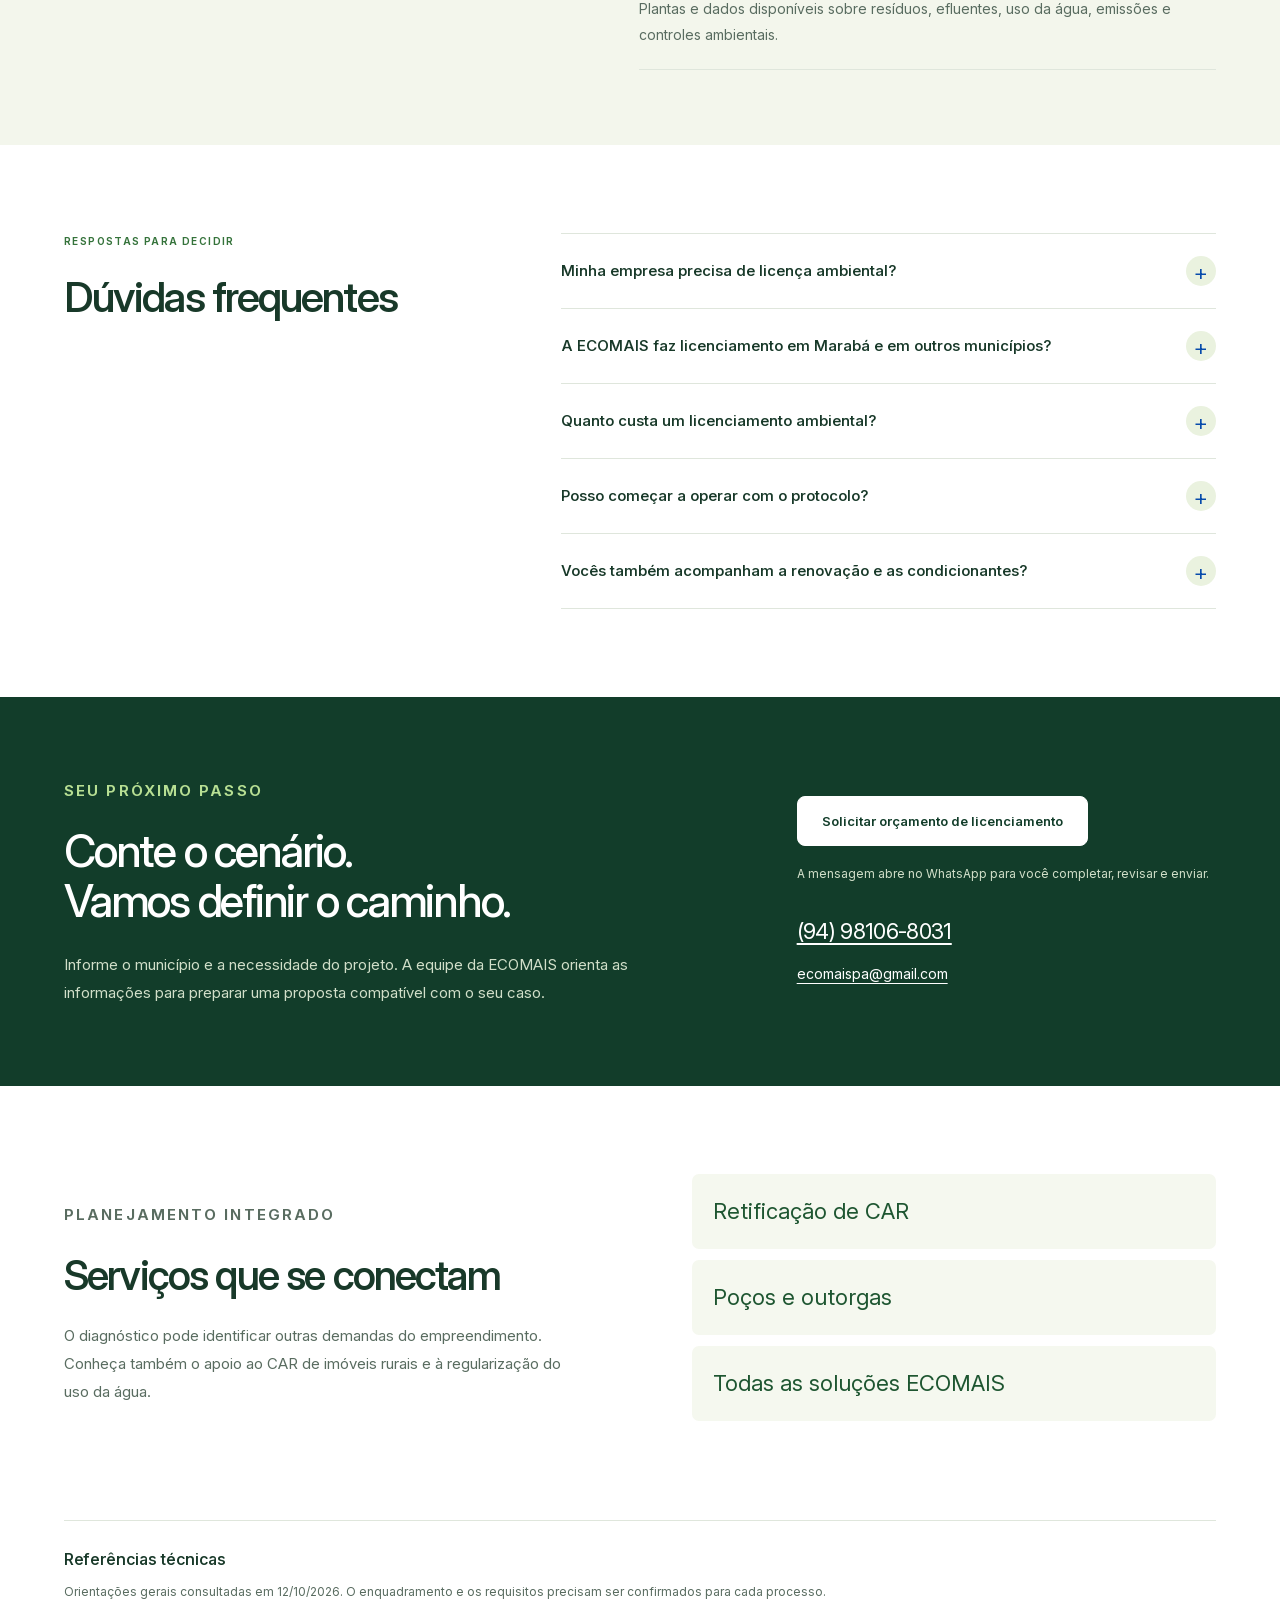
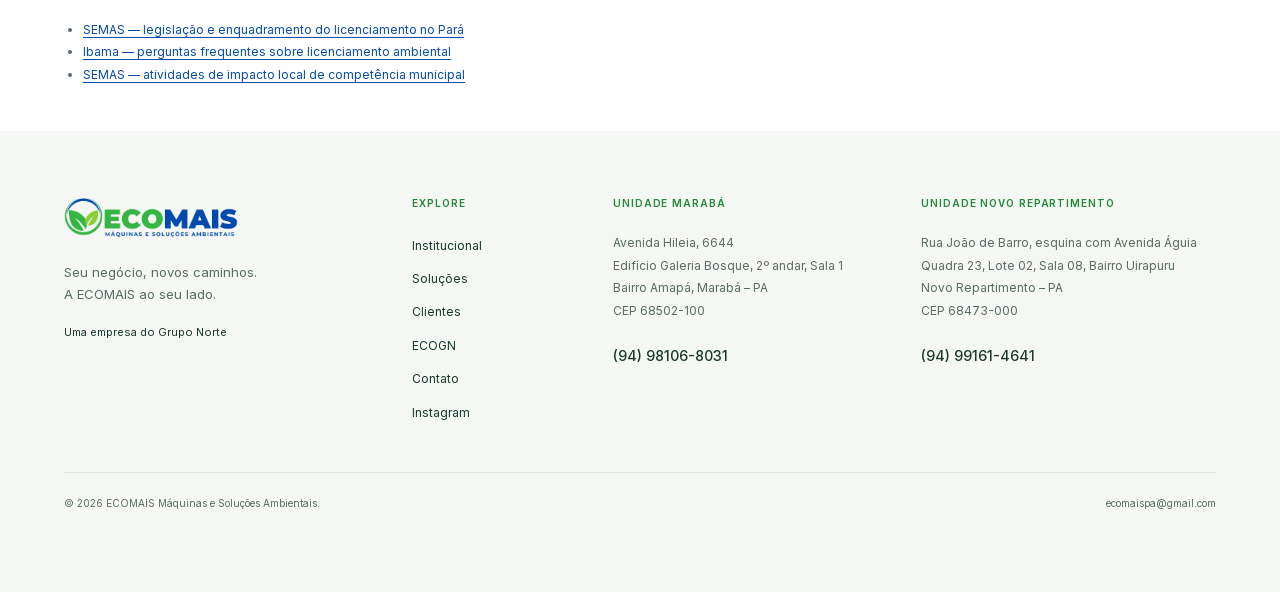
<file: licenciamento-ambiental-para/index.html>
<!doctype html>
<html lang="pt-BR">
<head>
<meta charset="utf-8">
<meta name="viewport" content="width=device-width,initial-scale=1">
<meta name="theme-color" content="#103c2c">
<title>Licenciamento Ambiental no Pará | ECOMAIS Marabá</title>
<meta name="description" content="Licenciamento ambiental no Pará com base em Marabá. Apoio em licenças, renovação, estudos e condicionantes. Fale com a ECOMAIS e solicite orçamento.">
<meta name="robots" content="index,follow,max-image-preview:large">
<link rel="canonical" href="https://ecomaispa.com/licenciamento-ambiental-para/">
<meta property="og:type" content="website">
<meta property="og:locale" content="pt_BR">
<meta property="og:site_name" content="ECOMAIS">
<meta property="og:title" content="Licenciamento Ambiental no Pará | ECOMAIS Marabá">
<meta property="og:description" content="Licenciamento ambiental no Pará com base em Marabá. Apoio em licenças, renovação, estudos e condicionantes. Fale com a ECOMAIS e solicite orçamento.">
<meta property="og:url" content="https://ecomaispa.com/licenciamento-ambiental-para/">
<meta property="og:image" content="https://ecomaispa.com/assets/hero-larissa-consultoria-ambiental.webp">
<meta property="og:image:alt" content="ECOMAIS — consultoria ambiental em Marabá e no Pará">
<meta name="twitter:card" content="summary_large_image">
<link rel="icon" href="/favicon.ico?v=ecomais-20261007" sizes="any">
<link rel="icon" type="image/png" sizes="32x32" href="/assets/favicon-ecomais-32.png">
<link rel="icon" type="image/png" sizes="192x192" href="/assets/favicon-ecomais-192.png">
<link rel="apple-touch-icon" sizes="180x180" href="/apple-touch-icon.png?v=ecomais-20261007">

<link rel="preload" href="/assets/fonts/inter-latin.woff2" as="font" type="font/woff2" crossorigin>
<link rel="stylesheet" href="/style.css?v=portfolio-20261111">
<link rel="stylesheet" href="/services.css?v=portfolio-20261111">
<script src="/app.js?v=operacoes-20261021" defer></script>
<script type="application/ld+json">{"@context":"https://schema.org","@graph":[{"@type":["ProfessionalService","Organization"],"@id":"https://ecomaispa.com/#empresa","name":"ECOMAIS Máquinas e Soluções Ambientais","alternateName":"ECOMAIS","url":"https://ecomaispa.com/","logo":"https://ecomaispa.com/assets/logo-ecomais-transparente.png","telephone":"+55 94 98106-8031","email":"ecomaispa@gmail.com","address":{"@type":"PostalAddress","addressLocality":"Marabá","addressRegion":"PA","addressCountry":"BR","streetAddress":"Avenida Hileia, 6644, Edifício Galeria Bosque, 2º andar, Sala 1, Bairro Amapá","postalCode":"68502-100"},"areaServed":[{"@type":"City","name":"Marabá"},{"@type":"State","name":"Pará"}],"sameAs":["https://www.instagram.com/ecomaispa/"],"knowsAbout":["Consultoria ambiental","Licenciamento ambiental","Regularização de propriedades rurais","Recursos hídricos e regularização de poços","Saúde e segurança do trabalho","Serviços com máquinas"],"parentOrganization":{"@type":"Organization","name":"Grupo Norte","url":"https://www.gruponortebr.com/"}},{"@type":"WebSite","@id":"https://ecomaispa.com/#website","url":"https://ecomaispa.com/","name":"ECOMAIS","inLanguage":"pt-BR","publisher":{"@id":"https://ecomaispa.com/#empresa"}},{"@type":"WebPage","@id":"https://ecomaispa.com/licenciamento-ambiental-para/#pagina","url":"https://ecomaispa.com/licenciamento-ambiental-para/","name":"Licenciamento Ambiental no Pará | ECOMAIS Marabá","description":"Licenciamento ambiental no Pará com base em Marabá. Apoio em licenças, renovação, estudos e condicionantes. Fale com a ECOMAIS e solicite orçamento.","inLanguage":"pt-BR","isPartOf":{"@id":"https://ecomaispa.com/#website"},"about":{"@id":"https://ecomaispa.com/licenciamento-ambiental-para/#servico"},"mainEntity":{"@id":"https://ecomaispa.com/licenciamento-ambiental-para/#servico"},"breadcrumb":{"@id":"https://ecomaispa.com/licenciamento-ambiental-para/#breadcrumb"}},{"@type":"Service","@id":"https://ecomaispa.com/licenciamento-ambiental-para/#servico","name":"Licenciamento ambiental no Pará","serviceType":"Licenciamento ambiental","url":"https://ecomaispa.com/licenciamento-ambiental-para/","description":"Licenciamento ambiental no Pará com base em Marabá. Apoio em licenças, renovação, estudos e condicionantes. Fale com a ECOMAIS e solicite orçamento.","provider":{"@id":"https://ecomaispa.com/#empresa"},"areaServed":{"@type":"State","name":"Pará"}},{"@type":"BreadcrumbList","@id":"https://ecomaispa.com/licenciamento-ambiental-para/#breadcrumb","itemListElement":[{"@type":"ListItem","position":1,"name":"Início","item":"https://ecomaispa.com/"},{"@type":"ListItem","position":2,"name":"Licenciamento ambiental","item":"https://ecomaispa.com/licenciamento-ambiental-para/"}]}]}</script>
<noscript><style>.menu-toggle{display:none}@media(max-width:900px){.header{position:static}.mobile-nav[hidden]{display:flex!important;position:static;max-height:none}}</style></noscript>
<link rel="stylesheet" href="/brand.css?v=20261112"></head>
<body class="service-page">
<a href="#conteudo" class="skip-link">Pular para o conteúdo</a>
<div class="group-bar"><div class="container"><a class="group-link" href="https://www.gruponortebr.com/" target="_blank" rel="noopener noreferrer">Uma empresa do <strong>Grupo Norte</strong> </a><span>Marabá & Novo Repartimento · Pará</span></div></div>
<header class="header"><div class="container header-inner"><a href="/#inicio" class="brand" aria-label="ECOMAIS — início"><svg viewBox="66 154 1869 444" role="img" aria-label="ECOMAIS Máquinas e Soluções Ambientais"><image href="/assets/logo-ecomais-transparente.png" width="2048" height="758"></image></svg></a><nav class="desktop-nav" aria-label="Navegação principal"><a href="/#ecomais">Institucional</a><details class="nav-services"><summary>Soluções</summary><div class="nav-services-list"><a href="/#solucoes">Todas as soluções</a><a href="/licenciamento-ambiental-para/">Licenciamento ambiental</a><a href="/retificacao-car-para/">CAR e regularização rural</a><a href="/outorga-pocos-para/">Poços e outorgas</a><a href="/embargos-ambientais-para/">Embargos ambientais</a><a href="/regularizacao-agronomica-para/">Regularização agronômica</a><a href="/pecuaria-confinamentos-para/">Pecuária e confinamentos</a><a href="/seguranca-trabalho-para/">Segurança do trabalho</a><a href="/medicao-ruido-para/">Medição de ruído ambiental e industrial</a><a href="/maquinas-servicos-campo-para/">Máquinas e serviços em campo</a></div></details><a href="/#clientes">Clientes</a><a href="/#unidades">Unidades</a></nav><a class="button small header-cta" href="/#orcamento">Solicitar orçamento </a><button type="button" class="menu-toggle" aria-expanded="false" aria-controls="mobile-nav" aria-label="Abrir menu"><span></span><span></span></button></div><nav id="mobile-nav" class="mobile-nav" aria-label="Navegação pelo celular" hidden><a href="/#ecomais">Institucional</a><a href="/#solucoes">Todas as soluções</a><a href="/licenciamento-ambiental-para/">Licenciamento ambiental</a><a href="/retificacao-car-para/">CAR e regularização rural</a><a href="/outorga-pocos-para/">Poços e outorgas</a><a href="/embargos-ambientais-para/">Embargos ambientais</a><a href="/regularizacao-agronomica-para/">Regularização agronômica</a><a href="/pecuaria-confinamentos-para/">Pecuária e confinamentos</a><a href="/seguranca-trabalho-para/">Segurança do trabalho</a><a href="/medicao-ruido-para/">Medição de ruído ambiental e industrial</a><a href="/maquinas-servicos-campo-para/">Máquinas e serviços em campo</a><a href="/#clientes">Clientes</a><a href="/#unidades">Nossas unidades</a><a href="/contatos/">Fale com a ECOMAIS</a></nav></header>
<main id="conteudo" tabindex="-1">
<nav class="container breadcrumbs" aria-label="Caminho da página"><ol><li><a href="/">Início</a></li><li aria-current="page">Licenciamento ambiental</li></ol></nav>
<section class="service-hero" aria-labelledby="titulo-servico">
 <div class="container service-hero-grid">
  <div><p class="eyebrow">GESTÃO AMBIENTAL · MARABÁ E PARÁ</p><h1 id="titulo-servico">Licenciamento ambiental no Pará</h1><p class="service-lead">Vai implantar uma atividade, ampliar a operação ou renovar uma licença? A ECOMAIS ajuda a identificar o enquadramento do empreendimento, reunir os estudos necessários e acompanhar as exigências do processo.</p>
   <div class="service-actions"><a class="button" href="https://wa.me/5594981068031?text=Ol%C3%A1%2C%20ECOMAIS%21%20Quero%20um%20or%C3%A7amento%20para%20licenciamento%20ambiental%20no%20Par%C3%A1.%20Munic%C3%ADpio%3A%20__.%20Atividade%20do%20empreendimento%3A%20__.%20Situa%C3%A7%C3%A3o%20%28implanta%C3%A7%C3%A3o%2C%20opera%C3%A7%C3%A3o%20ou%20renova%C3%A7%C3%A3o%29%3A%20__." target="_blank" rel="noopener noreferrer">Solicitar orçamento de licenciamento</a><a href="#documentos">Ver documentos para começar</a></div>
   <p class="service-hero-note">Unidades em Marabá e Novo Repartimento · Atendimento no Pará</p>
  </div>
  <aside class="service-start" aria-labelledby="inicio-title"><p class="service-label">PARA UMA CONVERSA OBJETIVA</p><h2 id="inicio-title">Seu ponto de partida.</h2><p>Ao falar com a equipe, tenha em mãos:</p><ul><li>Município e atividade do empreendimento</li><li>Fase: projeto, implantação ou operação</li><li>Licenças e notificações existentes</li></ul><a href="#como-funciona">Entenda como trabalhamos </a></aside>
 </div>
</section>
<nav class="service-sections" aria-label="Nesta página"><div class="container"><a href="#quando-procurar">Quando procurar</a><a href="#como-funciona">Etapas do serviço</a><a href="#documentos">Documentos</a><a href="#duvidas">Dúvidas frequentes</a></div></nav>
<section class="container service-section" id="quando-procurar" aria-labelledby="quando-title">
 <div class="service-heading"><p class="eyebrow">ENTENDA A SUA DEMANDA</p><h2 id="quando-title">O processo começa pelo enquadramento da atividade</h2><p>Antes de preparar um pedido, é preciso avaliar atividade, porte, localização e impactos. Esses elementos orientam a identificação do órgão competente e do procedimento aplicável. Não existe uma lista única de documentos que sirva para todo empreendimento no Pará.</p></div>
 <div class="service-scenarios"><article><span class="service-number" aria-hidden="true">01</span><h3>Implantação ou ampliação</h3><p>Organização do diagnóstico e dos estudos para a fase do projeto. Mudanças na área, na capacidade ou no processo produtivo devem ser avaliadas antes de executar a intervenção.</p></article><article><span class="service-number" aria-hidden="true">02</span><h3>Renovação de licença</h3><p>Conferência da licença vigente, das condições impostas e dos registros de atendimento. O planejamento considera a data de vencimento e os requisitos de renovação aplicáveis ao processo.</p></article><article><span class="service-number" aria-hidden="true">03</span><h3>Condicionantes e notificações</h3><p>Levantamento das obrigações, relatórios e evidências solicitadas. A proposta define quais entregas serão elaboradas e quais informações precisam ser fornecidas pelo empreendimento.</p></article></div>
</section>
<section class="service-context"><div class="container service-context-grid"><h2>Licença municipal, estadual ou federal?</h2><div><p>A competência não é determinada apenas pelo endereço da empresa. No Pará, há atividades de impacto local licenciadas pelo município e atividades sob competência estadual. Situações de competência federal seguem o procedimento correspondente. A ECOMAIS verifica o enquadramento antes de orientar o protocolo.</p><p>No rito trifásico, a Licença Prévia (LP) trata da viabilidade na etapa de planejamento; a Licença de Instalação (LI), da implantação; e a Licença de Operação (LO), do funcionamento conforme as condições aprovadas. Outros procedimentos podem se aplicar à atividade. A modalidade e os estudos devem ser confirmados para cada caso.</p><p class="service-callout">Licenciamento, outorga de água e autorizações específicas podem ser exigências complementares. O protocolo de um pedido não equivale à emissão da licença nem autoriza, por si só, a atividade.</p></div></div></section>
<section class="container service-section" id="como-funciona" aria-labelledby="etapas-title">
 <div class="service-heading"><p class="eyebrow">DO DIAGNÓSTICO AO ACOMPANHAMENTO</p><h2 id="etapas-title">Como a ECOMAIS pode ajudar</h2><p>As entregas e as responsabilidades são definidas na proposta técnica, de acordo com a necessidade identificada.</p></div>
 <ol class="service-process"><li><h3>Conhecer a operação</h3><p>Identificamos atividade, localização, fase do empreendimento, licenças existentes e a necessidade que motivou a consulta.</p></li><li><h3>Delimitar o escopo</h3><p>Definimos os documentos e estudos previstos na proposta, as responsabilidades e a necessidade de visita ou de outros profissionais habilitados.</p></li><li><h3>Preparar o processo</h3><p>Organizamos as peças técnicas contratadas e apoiamos o protocolo no órgão competente, conforme os requisitos do procedimento.</p></li><li><h3>Acompanhar exigências</h3><p>Orientamos o atendimento das pendências incluídas no escopo e a organização das condicionantes e dos comprovantes do processo.</p></li></ol>
</section>
<section class="service-documents" id="documentos" aria-labelledby="documentos-title"><div class="container service-documents-grid">
 <div><p class="eyebrow">PREPARE O PRIMEIRO CONTATO</p><h2 id="documentos-title">Quais documentos separar?</h2><p>Esta lista ajuda na avaliação inicial. Os documentos exigidos no processo serão confirmados após o enquadramento da demanda.</p><p>Não tem tudo em mãos? Comece informando o que já possui.</p></div>
 <ul><li><strong>Dados do empreendimento</strong><span>Identificação do responsável, município, endereço ou coordenadas e descrição da atividade.</span></li><li><strong>Dimensão e operação</strong><span>Área utilizada, capacidade prevista ou instalada, fluxos de produção e principais insumos.</span></li><li><strong>Histórico ambiental</strong><span>Licenças, protocolos, relatórios, notificações e registros de atendimento a condicionantes existentes.</span></li><li><strong>Informações técnicas</strong><span>Plantas e dados disponíveis sobre resíduos, efluentes, uso da água, emissões e controles ambientais.</span></li></ul>
</div></section>
<section class="container service-section service-faq" id="duvidas" aria-labelledby="duvidas-title"><div><p class="eyebrow">RESPOSTAS PARA DECIDIR</p><h2 id="duvidas-title">Dúvidas frequentes</h2></div><div class="faq-list"><details><summary>Minha empresa precisa de licença ambiental?</summary><p>A necessidade depende da atividade e das regras aplicáveis. O CNAE ajuda no diagnóstico, mas a operação real, o porte, a localização e os impactos também precisam ser avaliados. Envie esses dados para análise do enquadramento.</p></details><details><summary>A ECOMAIS faz licenciamento em Marabá e em outros municípios?</summary><p>Sim. A ECOMAIS possui unidades em Marabá e Novo Repartimento, com atendimento a demandas no Pará. O município deve ser informado para verificar o órgão competente, os requisitos locais e as condições de visita técnica.</p></details><details><summary>Quanto custa um licenciamento ambiental?</summary><p>O valor depende do enquadramento, dos estudos, das visitas e do acompanhamento contratado. A proposta deve separar os honorários e indicar como serão tratados taxas públicas, análises laboratoriais e outros custos, quando necessários.</p></details><details><summary>Posso começar a operar com o protocolo?</summary><p>O protocolo comprova a apresentação do pedido. Ele não substitui a licença ou outro ato exigível. A possibilidade de implantação ou operação deve ser conferida à luz do procedimento e da situação do empreendimento.</p></details><details><summary>Vocês também acompanham a renovação e as condicionantes?</summary><p>Essas frentes podem compor a proposta técnica. Envie a licença completa, o vencimento e os relatórios disponíveis para identificar obrigações, pendências e entregas necessárias.</p></details></div></section>
<section class="service-budget" id="orcamento" aria-labelledby="orcamento-title"><div class="container service-budget-grid"><div><p class="eyebrow">SEU PRÓXIMO PASSO</p><h2 id="orcamento-title">Conte o cenário.<br>Vamos definir o caminho.</h2><p>Informe o município e a necessidade do projeto. A equipe da ECOMAIS orienta as informações para preparar uma proposta compatível com o seu caso.</p></div><div><a class="button" href="https://wa.me/5594981068031?text=Ol%C3%A1%2C%20ECOMAIS%21%20Quero%20um%20or%C3%A7amento%20para%20licenciamento%20ambiental%20no%20Par%C3%A1.%20Munic%C3%ADpio%3A%20__.%20Atividade%20do%20empreendimento%3A%20__.%20Situa%C3%A7%C3%A3o%20%28implanta%C3%A7%C3%A3o%2C%20opera%C3%A7%C3%A3o%20ou%20renova%C3%A7%C3%A3o%29%3A%20__." target="_blank" rel="noopener noreferrer">Solicitar orçamento de licenciamento</a><p>A mensagem abre no WhatsApp para você completar, revisar e enviar.</p><a class="service-phone" href="tel:+5594981068031">(94) 98106-8031</a><a class="service-email" href="mailto:ecomaispa@gmail.com">ecomaispa@gmail.com</a></div></div></section>
<section class="container service-section service-related" aria-labelledby="relacionados-title"><div><p class="eyebrow">PLANEJAMENTO INTEGRADO</p><h2 id="relacionados-title">Serviços que se conectam</h2><p>O diagnóstico pode identificar outras demandas do empreendimento. Conheça também o apoio ao CAR de imóveis rurais e à regularização do uso da água.</p></div><div><a href="/retificacao-car-para/"><span>Retificação de CAR</span></a><a href="/outorga-pocos-para/"><span>Poços e outorgas</span></a><a href="/#solucoes"><span>Todas as soluções ECOMAIS</span></a></div></section>
<section class="container service-sources" aria-labelledby="fontes-title"><h2 id="fontes-title">Referências técnicas</h2><p>Orientações gerais consultadas em 12/10/2026. O enquadramento e os requisitos precisam ser confirmados para cada processo.</p><ul><li><a href="https://sistemas.semas.pa.gov.br/legislacao/publico/pesquisa/texto_norma%3Alicenciamento">SEMAS — legislação e enquadramento do licenciamento no Pará</a></li><li><a href="https://www.gov.br/ibama/pt-br/acesso-a-informacao/perguntas-frequentes/licenciamento-ambiental">Ibama — perguntas frequentes sobre licenciamento ambiental</a></li><li><a href="https://sistemas.semas.pa.gov.br/legislacao/normas/view/557655/">SEMAS — atividades de impacto local de competência municipal</a></li></ul></section>
</main>
<footer><div class="container footer-top"><div class="footer-about"><a href="/#inicio" class="brand footer-brand" aria-label="ECOMAIS — início"><svg viewBox="66 154 1869 444" role="img" aria-label="ECOMAIS Máquinas e Soluções Ambientais"><image href="/assets/logo-ecomais-transparente.png" width="2048" height="758"></image></svg></a><p>Seu negócio, novos caminhos.<br>A ECOMAIS ao seu lado.</p><a class="footer-group" href="https://www.gruponortebr.com/" target="_blank" rel="noopener noreferrer">Uma empresa do Grupo Norte </a></div><div class="footer-column"><h3>Explore</h3><a href="/#ecomais">Institucional</a><a href="/#solucoes">Soluções</a><a href="/#clientes">Clientes</a><a href="/#ecogn">ECOGN</a><a href="/#orcamento">Contato</a><a href="https://www.instagram.com/ecomaispa/" target="_blank" rel="noopener noreferrer">Instagram </a></div><div class="footer-column"><h3>Unidade Marabá</h3><address>Avenida Hileia, 6644<br>Edifício Galeria Bosque, 2º andar, Sala 1<br>Bairro Amapá, Marabá – PA<br>CEP 68502-100</address><a class="footer-phone" href="tel:+5594981068031">(94) 98106-8031</a></div><div class="footer-column"><h3>Unidade Novo Repartimento</h3><address>Rua João de Barro, esquina com Avenida Águia<br>Quadra 23, Lote 02, Sala 08, Bairro Uirapuru<br>Novo Repartimento – PA<br>CEP 68473-000</address><a class="footer-phone" href="tel:+5594991614641">(94) 99161-4641</a></div></div><div class="container footer-bottom"><span>© <span id="year">2026</span> ECOMAIS Máquinas e Soluções Ambientais.</span><a href="mailto:ecomaispa@gmail.com">ecomaispa@gmail.com</a></div></footer>
<a class="whatsapp-float" href="https://wa.me/5594981068031?text=Ol%C3%A1%2C%20ECOMAIS%21%20Quero%20um%20or%C3%A7amento%20para%20licenciamento%20ambiental%20no%20Par%C3%A1.%20Munic%C3%ADpio%3A%20__.%20Atividade%20do%20empreendimento%3A%20__.%20Situa%C3%A7%C3%A3o%20%28implanta%C3%A7%C3%A3o%2C%20opera%C3%A7%C3%A3o%20ou%20renova%C3%A7%C3%A3o%29%3A%20__." target="_blank" rel="noopener noreferrer" aria-label="Orçamento pelo WhatsApp: licenciamento ambiental">Orçamento pelo WhatsApp </a>
</body>
</html>
</file>
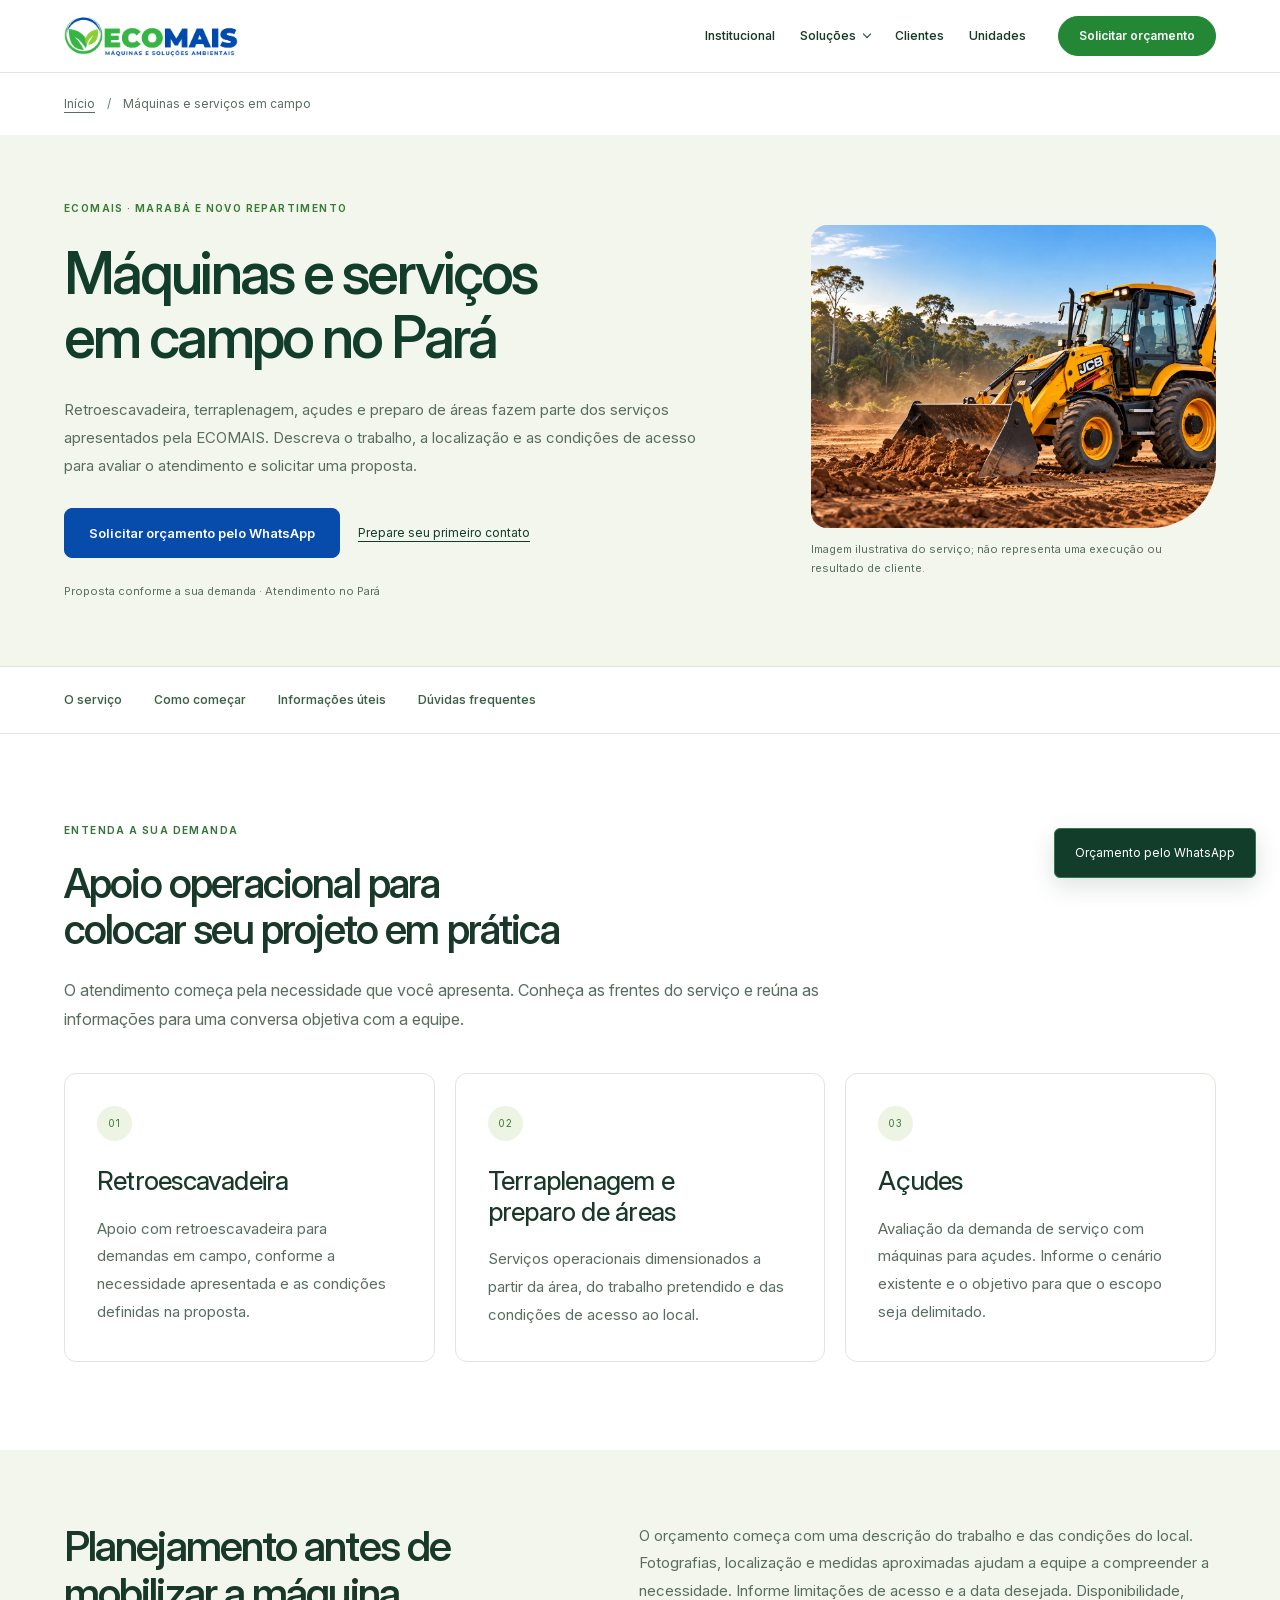
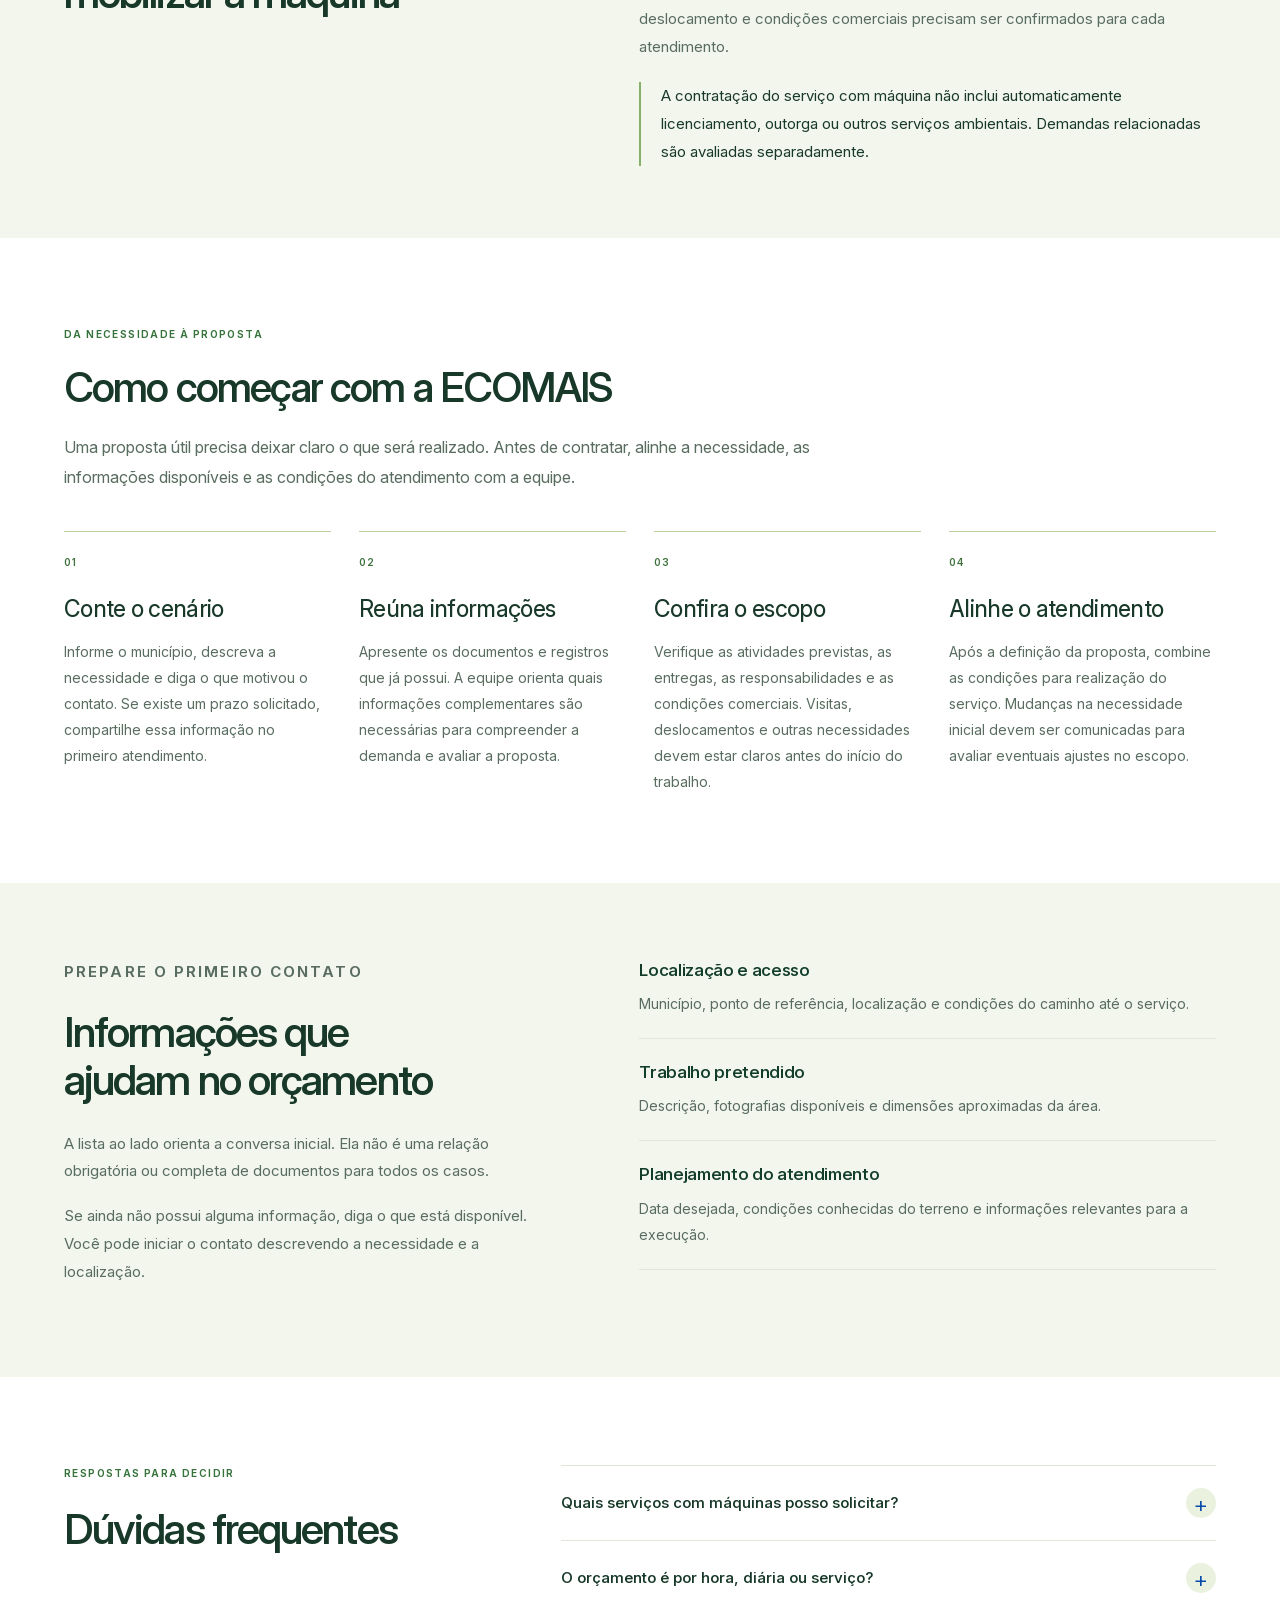
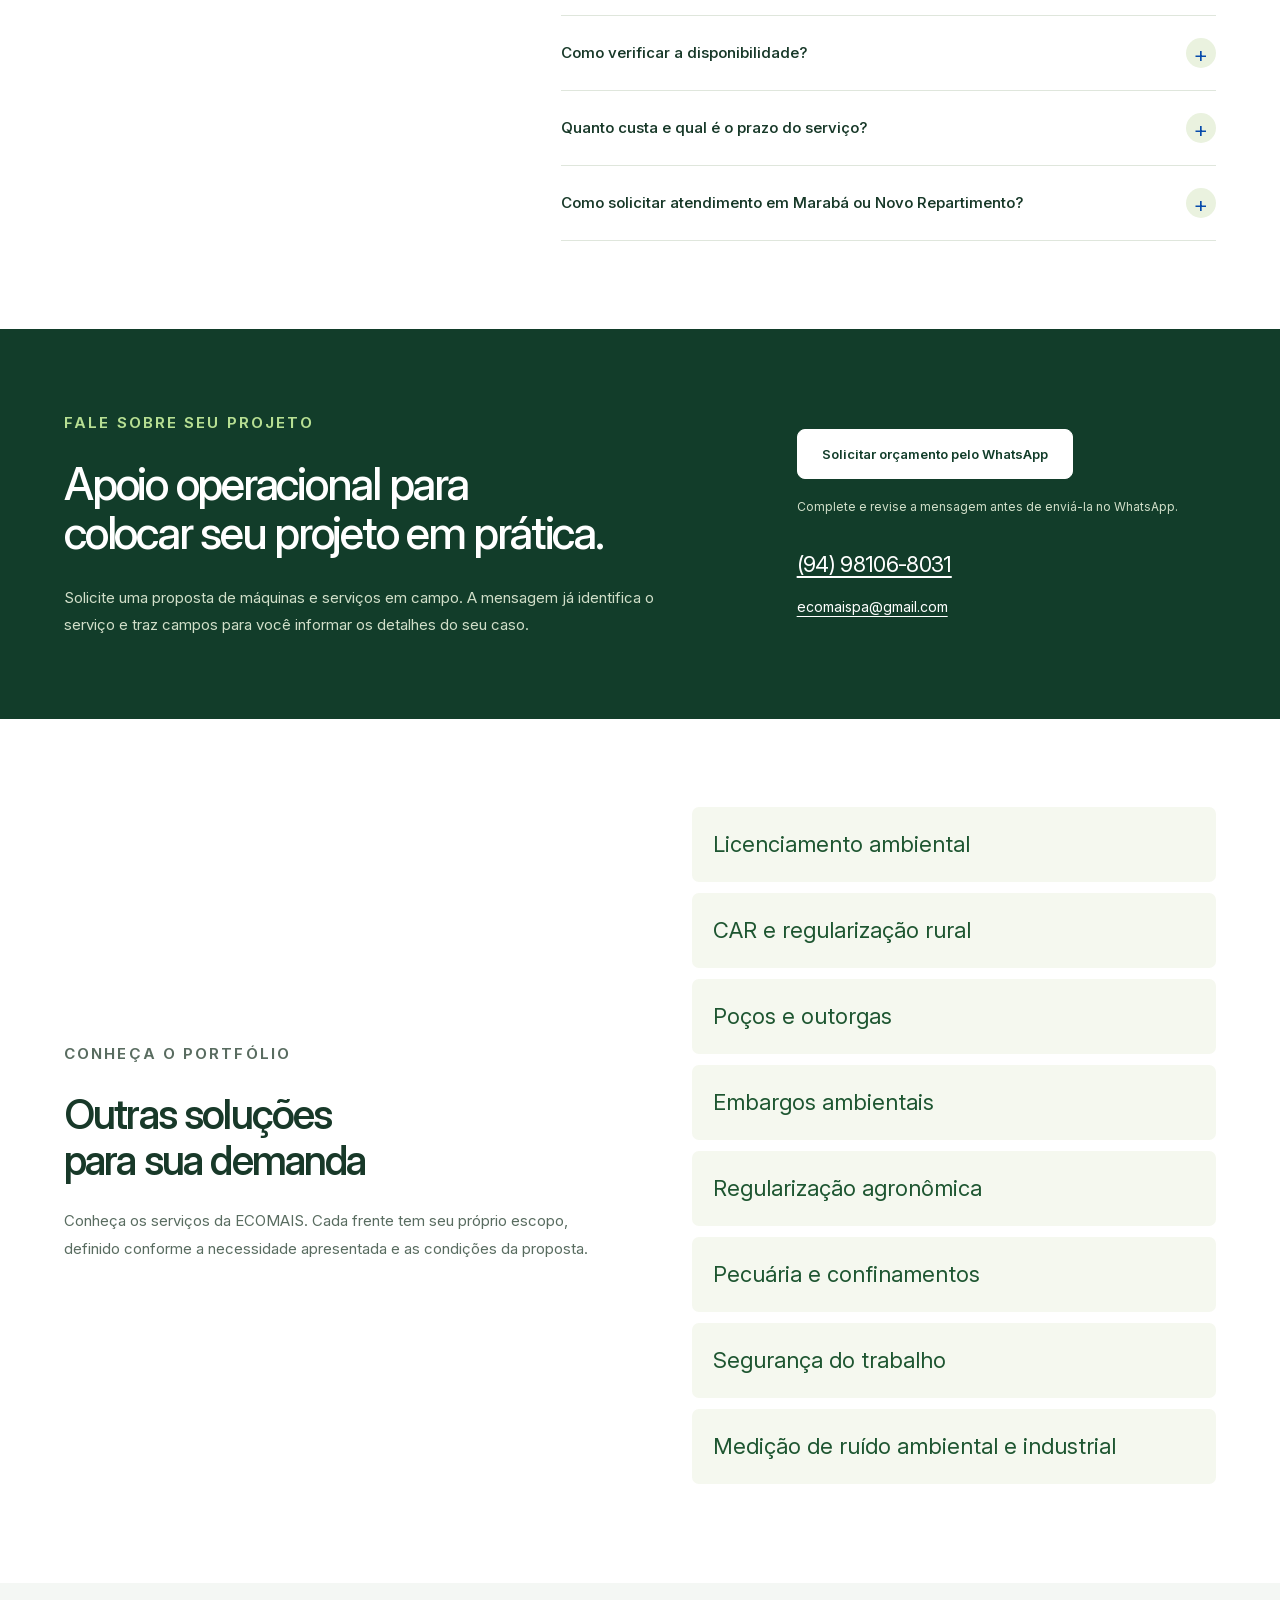
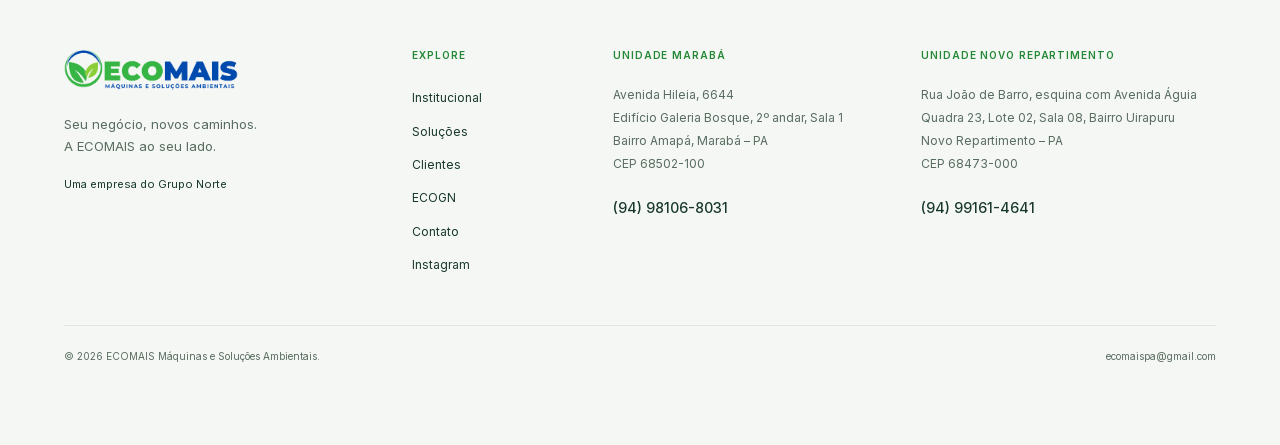
<file: maquinas-servicos-campo-para/index.html>
<!doctype html>
<html lang="pt-BR">
<head>
<meta charset="utf-8">
<meta name="viewport" content="width=device-width,initial-scale=1">
<meta name="theme-color" content="#103c2c">
<title>Máquinas e serviços em campo no Pará | ECOMAIS</title>
<meta name="description" content="Máquinas e serviços em campo no Pará com a ECOMAIS. Conheça o serviço, organize as informações da sua demanda e solicite uma proposta pelo WhatsApp.">
<meta name="robots" content="index,follow,max-image-preview:large">
<link rel="canonical" href="https://ecomaispa.com/maquinas-servicos-campo-para/">
<meta property="og:type" content="website">
<meta property="og:locale" content="pt_BR">
<meta property="og:site_name" content="ECOMAIS">
<meta property="og:title" content="Máquinas e serviços em campo no Pará | ECOMAIS">
<meta property="og:description" content="Máquinas e serviços em campo no Pará com a ECOMAIS. Conheça o serviço, organize as informações da sua demanda e solicite uma proposta pelo WhatsApp.">
<meta property="og:url" content="https://ecomaispa.com/maquinas-servicos-campo-para/">
<meta property="og:image" content="https://ecomaispa.com/assets/jcb-3cx-plus-operacao.webp">
<meta property="og:image:alt" content="Cena ilustrativa de retroescavadeira em área rural">
<meta name="twitter:card" content="summary_large_image">
<link rel="icon" href="/favicon.ico?v=ecomais-20261007" sizes="any">
<link rel="icon" type="image/png" sizes="32x32" href="/assets/favicon-ecomais-32.png">
<link rel="icon" type="image/png" sizes="192x192" href="/assets/favicon-ecomais-192.png">
<link rel="apple-touch-icon" sizes="180x180" href="/apple-touch-icon.png?v=ecomais-20261007">

<link rel="preload" href="/assets/fonts/inter-latin.woff2" as="font" type="font/woff2" crossorigin>
<link rel="stylesheet" href="/style.css?v=portfolio-20261111">
<link rel="stylesheet" href="/services.css?v=portfolio-20261111">
<script src="/app.js?v=operacoes-20261021" defer></script>
<script type="application/ld+json">{"@context":"https://schema.org","@graph":[{"@type":["ProfessionalService","Organization"],"@id":"https://ecomaispa.com/#empresa","name":"ECOMAIS Máquinas e Soluções Ambientais","alternateName":"ECOMAIS","url":"https://ecomaispa.com/","logo":"https://ecomaispa.com/assets/logo-ecomais-transparente.png","telephone":"+55 94 98106-8031","email":"ecomaispa@gmail.com","address":{"@type":"PostalAddress","addressLocality":"Marabá","addressRegion":"PA","addressCountry":"BR","streetAddress":"Avenida Hileia, 6644, Edifício Galeria Bosque, 2º andar, Sala 1, Bairro Amapá","postalCode":"68502-100"},"areaServed":[{"@type":"City","name":"Marabá"},{"@type":"State","name":"Pará"}],"sameAs":["https://www.instagram.com/ecomaispa/"],"knowsAbout":["Consultoria ambiental","Licenciamento ambiental","Regularização de propriedades rurais","Recursos hídricos e regularização de poços","Saúde e segurança do trabalho","Serviços com máquinas"],"parentOrganization":{"@type":"Organization","name":"Grupo Norte","url":"https://www.gruponortebr.com/"}},{"@type":"WebSite","@id":"https://ecomaispa.com/#website","url":"https://ecomaispa.com/","name":"ECOMAIS","inLanguage":"pt-BR","publisher":{"@id":"https://ecomaispa.com/#empresa"}},{"@type":"WebPage","@id":"https://ecomaispa.com/maquinas-servicos-campo-para/#pagina","url":"https://ecomaispa.com/maquinas-servicos-campo-para/","name":"Máquinas e serviços em campo no Pará | ECOMAIS","description":"Máquinas e serviços em campo no Pará com a ECOMAIS. Conheça o serviço, organize as informações da sua demanda e solicite uma proposta pelo WhatsApp.","inLanguage":"pt-BR","isPartOf":{"@id":"https://ecomaispa.com/#website"},"about":{"@id":"https://ecomaispa.com/maquinas-servicos-campo-para/#servico"},"mainEntity":{"@id":"https://ecomaispa.com/maquinas-servicos-campo-para/#servico"},"breadcrumb":{"@id":"https://ecomaispa.com/maquinas-servicos-campo-para/#breadcrumb"}},{"@type":"Service","@id":"https://ecomaispa.com/maquinas-servicos-campo-para/#servico","name":"Máquinas e serviços em campo no Pará","serviceType":"Máquinas e serviços em campo","url":"https://ecomaispa.com/maquinas-servicos-campo-para/","description":"Máquinas e serviços em campo no Pará com a ECOMAIS. Conheça o serviço, organize as informações da sua demanda e solicite uma proposta pelo WhatsApp.","provider":{"@id":"https://ecomaispa.com/#empresa"},"areaServed":{"@type":"State","name":"Pará"}},{"@type":"BreadcrumbList","@id":"https://ecomaispa.com/maquinas-servicos-campo-para/#breadcrumb","itemListElement":[{"@type":"ListItem","position":1,"name":"Início","item":"https://ecomaispa.com/"},{"@type":"ListItem","position":2,"name":"Máquinas e serviços em campo","item":"https://ecomaispa.com/maquinas-servicos-campo-para/"}]}]}</script>
<noscript><style>.menu-toggle{display:none}@media(max-width:900px){.header{position:static}.mobile-nav[hidden]{display:flex!important;position:static;max-height:none}}</style></noscript>
<link rel="stylesheet" href="/brand.css?v=20261112"></head>
<body class="service-page">
<a href="#conteudo" class="skip-link">Pular para o conteúdo</a>
<div class="group-bar"><div class="container"><a class="group-link" href="https://www.gruponortebr.com/" target="_blank" rel="noopener noreferrer">Uma empresa do <strong>Grupo Norte</strong> </a><span>Marabá & Novo Repartimento · Pará</span></div></div>
<header class="header"><div class="container header-inner"><a href="/#inicio" class="brand" aria-label="ECOMAIS — início"><svg viewBox="66 154 1869 444" role="img" aria-label="ECOMAIS Máquinas e Soluções Ambientais"><image href="/assets/logo-ecomais-transparente.png" width="2048" height="758"></image></svg></a><nav class="desktop-nav" aria-label="Navegação principal"><a href="/#ecomais">Institucional</a><details class="nav-services"><summary>Soluções</summary><div class="nav-services-list"><a href="/#solucoes">Todas as soluções</a><a href="/licenciamento-ambiental-para/">Licenciamento ambiental</a><a href="/retificacao-car-para/">CAR e regularização rural</a><a href="/outorga-pocos-para/">Poços e outorgas</a><a href="/embargos-ambientais-para/">Embargos ambientais</a><a href="/regularizacao-agronomica-para/">Regularização agronômica</a><a href="/pecuaria-confinamentos-para/">Pecuária e confinamentos</a><a href="/seguranca-trabalho-para/">Segurança do trabalho</a><a href="/medicao-ruido-para/">Medição de ruído ambiental e industrial</a><a href="/maquinas-servicos-campo-para/">Máquinas e serviços em campo</a></div></details><a href="/#clientes">Clientes</a><a href="/#unidades">Unidades</a></nav><a class="button small header-cta" href="#orcamento">Solicitar orçamento </a><button type="button" class="menu-toggle" aria-expanded="false" aria-controls="mobile-nav" aria-label="Abrir menu"><span></span><span></span></button></div><nav id="mobile-nav" class="mobile-nav" aria-label="Navegação pelo celular" hidden><a href="/#ecomais">Institucional</a><a href="/#solucoes">Todas as soluções</a><a href="/licenciamento-ambiental-para/">Licenciamento ambiental</a><a href="/retificacao-car-para/">CAR e regularização rural</a><a href="/outorga-pocos-para/">Poços e outorgas</a><a href="/embargos-ambientais-para/">Embargos ambientais</a><a href="/regularizacao-agronomica-para/">Regularização agronômica</a><a href="/pecuaria-confinamentos-para/">Pecuária e confinamentos</a><a href="/seguranca-trabalho-para/">Segurança do trabalho</a><a href="/medicao-ruido-para/">Medição de ruído ambiental e industrial</a><a href="/maquinas-servicos-campo-para/">Máquinas e serviços em campo</a><a href="/#clientes">Clientes</a><a href="/#unidades">Nossas unidades</a><a href="/contatos/">Fale com a ECOMAIS</a></nav></header>
<main id="conteudo" tabindex="-1">
<nav class="container breadcrumbs" aria-label="Caminho da página"><ol><li><a href="/">Início</a></li><li aria-current="page">Máquinas e serviços em campo</li></ol></nav>
<section class="service-hero" aria-labelledby="titulo-servico"><div class="container service-hero-grid"><div><p class="eyebrow">ECOMAIS · MARABÁ E NOVO REPARTIMENTO</p><h1 id="titulo-servico">Máquinas e serviços em campo no Pará</h1><p class="service-lead">Retroescavadeira, terraplenagem, açudes e preparo de áreas fazem parte dos serviços apresentados pela ECOMAIS. Descreva o trabalho, a localização e as condições de acesso para avaliar o atendimento e solicitar uma proposta.</p><div class="service-actions"><a class="button" href="https://wa.me/5594981068031?text=Ol%C3%A1%2C%20ECOMAIS%21%20Quero%20um%20or%C3%A7amento%20para%20m%C3%A1quinas%20e%20servi%C3%A7os%20em%20campo.%20Munic%C3%ADpio%3A%20__.%20Servi%C3%A7o%20desejado%3A%20__.%20Localiza%C3%A7%C3%A3o%20e%20acesso%3A%20__.%20Dimens%C3%B5es%20aproximadas%3A%20__.%20Data%20desejada%3A%20__." target="_blank" rel="noopener noreferrer">Solicitar orçamento pelo WhatsApp</a><a href="#documentos">Prepare seu primeiro contato</a></div><p class="service-hero-note">Proposta conforme a sua demanda · Atendimento no Pará</p></div><figure class="service-photo"><img src="/assets/jcb-3cx-plus-operacao.webp" alt="Cena ilustrativa de retroescavadeira em área rural" width="1672" height="941" fetchpriority="high" decoding="async"><figcaption>Imagem ilustrativa do serviço; não representa uma execução ou resultado de cliente.</figcaption></figure></div></section>
<nav class="service-sections" aria-label="Nesta página"><div class="container"><a href="#quando-procurar">O serviço</a><a href="#como-funciona">Como começar</a><a href="#documentos">Informações úteis</a><a href="#duvidas">Dúvidas frequentes</a></div></nav>
<section class="container service-section" id="quando-procurar" aria-labelledby="quando-title"><div class="service-heading"><p class="eyebrow">ENTENDA A SUA DEMANDA</p><h2 id="quando-title">Apoio operacional para colocar seu projeto em prática</h2><p>O atendimento começa pela necessidade que você apresenta. Conheça as frentes do serviço e reúna as informações para uma conversa objetiva com a equipe.</p></div><div class="service-scenarios"><article><span class="service-number" aria-hidden="true">01</span><h3>Retroescavadeira</h3><p>Apoio com retroescavadeira para demandas em campo, conforme a necessidade apresentada e as condições definidas na proposta.</p></article><article><span class="service-number" aria-hidden="true">02</span><h3>Terraplenagem e preparo de áreas</h3><p>Serviços operacionais dimensionados a partir da área, do trabalho pretendido e das condições de acesso ao local.</p></article><article><span class="service-number" aria-hidden="true">03</span><h3>Açudes</h3><p>Avaliação da demanda de serviço com máquinas para açudes. Informe o cenário existente e o objetivo para que o escopo seja delimitado.</p></article></div></section>
<section class="service-context"><div class="container service-context-grid"><h2>Planejamento antes de mobilizar a máquina</h2><div><p>O orçamento começa com uma descrição do trabalho e das condições do local. Fotografias, localização e medidas aproximadas ajudam a equipe a compreender a necessidade. Informe limitações de acesso e a data desejada. Disponibilidade, deslocamento e condições comerciais precisam ser confirmados para cada atendimento.</p><p class="service-callout">A contratação do serviço com máquina não inclui automaticamente licenciamento, outorga ou outros serviços ambientais. Demandas relacionadas são avaliadas separadamente.</p></div></div></section>
<section class="container service-section" id="como-funciona" aria-labelledby="etapas-title"><div class="service-heading"><p class="eyebrow">DA NECESSIDADE À PROPOSTA</p><h2 id="etapas-title">Como começar com a ECOMAIS</h2><p>Uma proposta útil precisa deixar claro o que será realizado. Antes de contratar, alinhe a necessidade, as informações disponíveis e as condições do atendimento com a equipe.</p></div><ol class="service-process"><li><h3>Conte o cenário</h3><p>Informe o município, descreva a necessidade e diga o que motivou o contato. Se existe um prazo solicitado, compartilhe essa informação no primeiro atendimento.</p></li><li><h3>Reúna informações</h3><p>Apresente os documentos e registros que já possui. A equipe orienta quais informações complementares são necessárias para compreender a demanda e avaliar a proposta.</p></li><li><h3>Confira o escopo</h3><p>Verifique as atividades previstas, as entregas, as responsabilidades e as condições comerciais. Visitas, deslocamentos e outras necessidades devem estar claros antes do início do trabalho.</p></li><li><h3>Alinhe o atendimento</h3><p>Após a definição da proposta, combine as condições para realização do serviço. Mudanças na necessidade inicial devem ser comunicadas para avaliar eventuais ajustes no escopo.</p></li></ol></section>
<section class="service-documents" id="documentos" aria-labelledby="documentos-title"><div class="container service-documents-grid"><div><p class="eyebrow">PREPARE O PRIMEIRO CONTATO</p><h2 id="documentos-title">Informações que ajudam no orçamento</h2><p>A lista ao lado orienta a conversa inicial. Ela não é uma relação obrigatória ou completa de documentos para todos os casos.</p><p>Se ainda não possui alguma informação, diga o que está disponível. Você pode iniciar o contato descrevendo a necessidade e a localização.</p></div><ul><li><strong>Localização e acesso</strong><span>Município, ponto de referência, localização e condições do caminho até o serviço.</span></li><li><strong>Trabalho pretendido</strong><span>Descrição, fotografias disponíveis e dimensões aproximadas da área.</span></li><li><strong>Planejamento do atendimento</strong><span>Data desejada, condições conhecidas do terreno e informações relevantes para a execução.</span></li></ul></div></section>
<section class="container service-section service-faq" id="duvidas" aria-labelledby="duvidas-title"><div><p class="eyebrow">RESPOSTAS PARA DECIDIR</p><h2 id="duvidas-title">Dúvidas frequentes</h2></div><div class="faq-list"><details><summary>Quais serviços com máquinas posso solicitar?</summary><p>A ECOMAIS apresenta retroescavadeira, terraplenagem, açudes e preparo de áreas. Descreva o trabalho para confirmar a adequação do atendimento ao seu caso.</p></details><details><summary>O orçamento é por hora, diária ou serviço?</summary><p>As condições de contratação e a forma de cobrança devem ser confirmadas na proposta. Esta página não estabelece preços nem uma modalidade única para todos os atendimentos.</p></details><details><summary>Como verificar a disponibilidade?</summary><p>Informe o município, a localização, o serviço e a data desejada pelo WhatsApp. A equipe verifica as condições de atendimento antes de confirmar o agendamento.</p></details><details><summary>Quanto custa e qual é o prazo do serviço?</summary><p>O valor e o prazo dependem da localização, das informações disponíveis e do trabalho necessário. A proposta deve esclarecer entregas, responsabilidades, condições de atendimento e prazos previstos. Envie os dados do seu caso para que a equipe avalie a demanda antes de informar as condições comerciais.</p></details><details><summary>Como solicitar atendimento em Marabá ou Novo Repartimento?</summary><p>Use o botão de orçamento e complete a mensagem com o município e a descrição da necessidade. A ECOMAIS possui unidades em Marabá e Novo Repartimento, com atendimento a demandas no Pará. As condições de deslocamento e de visita são avaliadas para cada proposta.</p></details></div></section>
<section class="service-budget" id="orcamento" aria-labelledby="orcamento-title"><div class="container service-budget-grid"><div><p class="eyebrow">FALE SOBRE SEU PROJETO</p><h2 id="orcamento-title">Apoio operacional para colocar seu projeto em prática.</h2><p>Solicite uma proposta de máquinas e serviços em campo. A mensagem já identifica o serviço e traz campos para você informar os detalhes do seu caso.</p></div><div><a class="button" href="https://wa.me/5594981068031?text=Ol%C3%A1%2C%20ECOMAIS%21%20Quero%20um%20or%C3%A7amento%20para%20m%C3%A1quinas%20e%20servi%C3%A7os%20em%20campo.%20Munic%C3%ADpio%3A%20__.%20Servi%C3%A7o%20desejado%3A%20__.%20Localiza%C3%A7%C3%A3o%20e%20acesso%3A%20__.%20Dimens%C3%B5es%20aproximadas%3A%20__.%20Data%20desejada%3A%20__." target="_blank" rel="noopener noreferrer">Solicitar orçamento pelo WhatsApp</a><p>Complete e revise a mensagem antes de enviá-la no WhatsApp.</p><a class="service-phone" href="tel:+5594981068031">(94) 98106-8031</a><a class="service-email" href="mailto:ecomaispa@gmail.com">ecomaispa@gmail.com</a></div></div></section>
<section class="container service-section service-related" aria-labelledby="relacionados-title"><div><p class="eyebrow">CONHEÇA O PORTFÓLIO</p><h2 id="relacionados-title">Outras soluções para sua demanda</h2><p>Conheça os serviços da ECOMAIS. Cada frente tem seu próprio escopo, definido conforme a necessidade apresentada e as condições da proposta.</p></div><div><a href="/licenciamento-ambiental-para/"><span>Licenciamento ambiental</span></a><a href="/retificacao-car-para/"><span>CAR e regularização rural</span></a><a href="/outorga-pocos-para/"><span>Poços e outorgas</span></a><a href="/embargos-ambientais-para/"><span>Embargos ambientais</span></a><a href="/regularizacao-agronomica-para/"><span>Regularização agronômica</span></a><a href="/pecuaria-confinamentos-para/"><span>Pecuária e confinamentos</span></a><a href="/seguranca-trabalho-para/"><span>Segurança do trabalho</span></a><a href="/medicao-ruido-para/"><span>Medição de ruído ambiental e industrial</span></a></div></section>
</main>
<footer><div class="container footer-top"><div class="footer-about"><a href="/#inicio" class="brand footer-brand" aria-label="ECOMAIS — início"><svg viewBox="66 154 1869 444" role="img" aria-label="ECOMAIS Máquinas e Soluções Ambientais"><image href="/assets/logo-ecomais-transparente.png" width="2048" height="758"></image></svg></a><p>Seu negócio, novos caminhos.<br>A ECOMAIS ao seu lado.</p><a class="footer-group" href="https://www.gruponortebr.com/" target="_blank" rel="noopener noreferrer">Uma empresa do Grupo Norte </a></div><div class="footer-column"><h3>Explore</h3><a href="/#ecomais">Institucional</a><a href="/#solucoes">Soluções</a><a href="/#clientes">Clientes</a><a href="/#ecogn">ECOGN</a><a href="/#orcamento">Contato</a><a href="https://www.instagram.com/ecomaispa/" target="_blank" rel="noopener noreferrer">Instagram </a></div><div class="footer-column"><h3>Unidade Marabá</h3><address>Avenida Hileia, 6644<br>Edifício Galeria Bosque, 2º andar, Sala 1<br>Bairro Amapá, Marabá – PA<br>CEP 68502-100</address><a class="footer-phone" href="tel:+5594981068031">(94) 98106-8031</a></div><div class="footer-column"><h3>Unidade Novo Repartimento</h3><address>Rua João de Barro, esquina com Avenida Águia<br>Quadra 23, Lote 02, Sala 08, Bairro Uirapuru<br>Novo Repartimento – PA<br>CEP 68473-000</address><a class="footer-phone" href="tel:+5594991614641">(94) 99161-4641</a></div></div><div class="container footer-bottom"><span>© <span id="year">2026</span> ECOMAIS Máquinas e Soluções Ambientais.</span><a href="mailto:ecomaispa@gmail.com">ecomaispa@gmail.com</a></div></footer>
<a class="whatsapp-float" href="https://wa.me/5594981068031?text=Ol%C3%A1%2C%20ECOMAIS%21%20Quero%20um%20or%C3%A7amento%20para%20m%C3%A1quinas%20e%20servi%C3%A7os%20em%20campo.%20Munic%C3%ADpio%3A%20__.%20Servi%C3%A7o%20desejado%3A%20__.%20Localiza%C3%A7%C3%A3o%20e%20acesso%3A%20__.%20Dimens%C3%B5es%20aproximadas%3A%20__.%20Data%20desejada%3A%20__." target="_blank" rel="noopener noreferrer" aria-label="Orçamento pelo WhatsApp: máquinas e serviços em campo">Orçamento pelo WhatsApp </a>
</body>
</html>
</file>
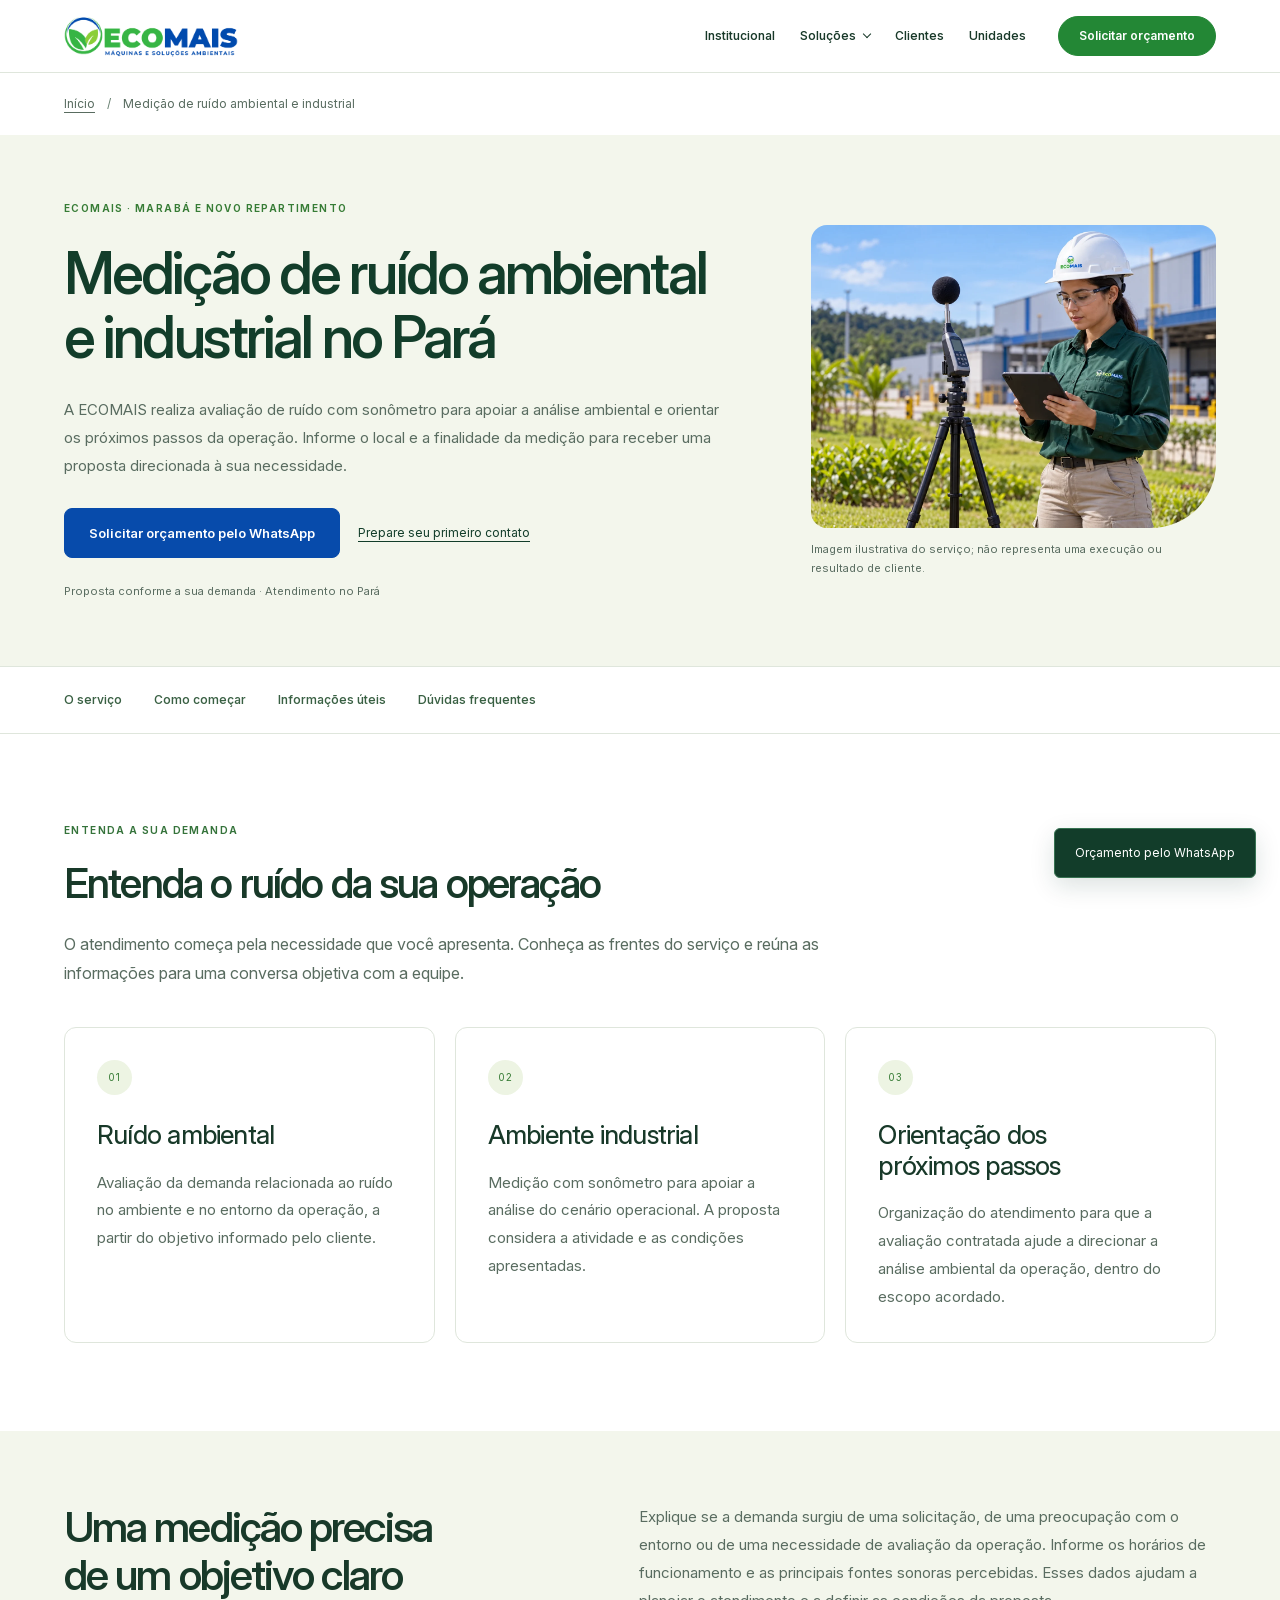
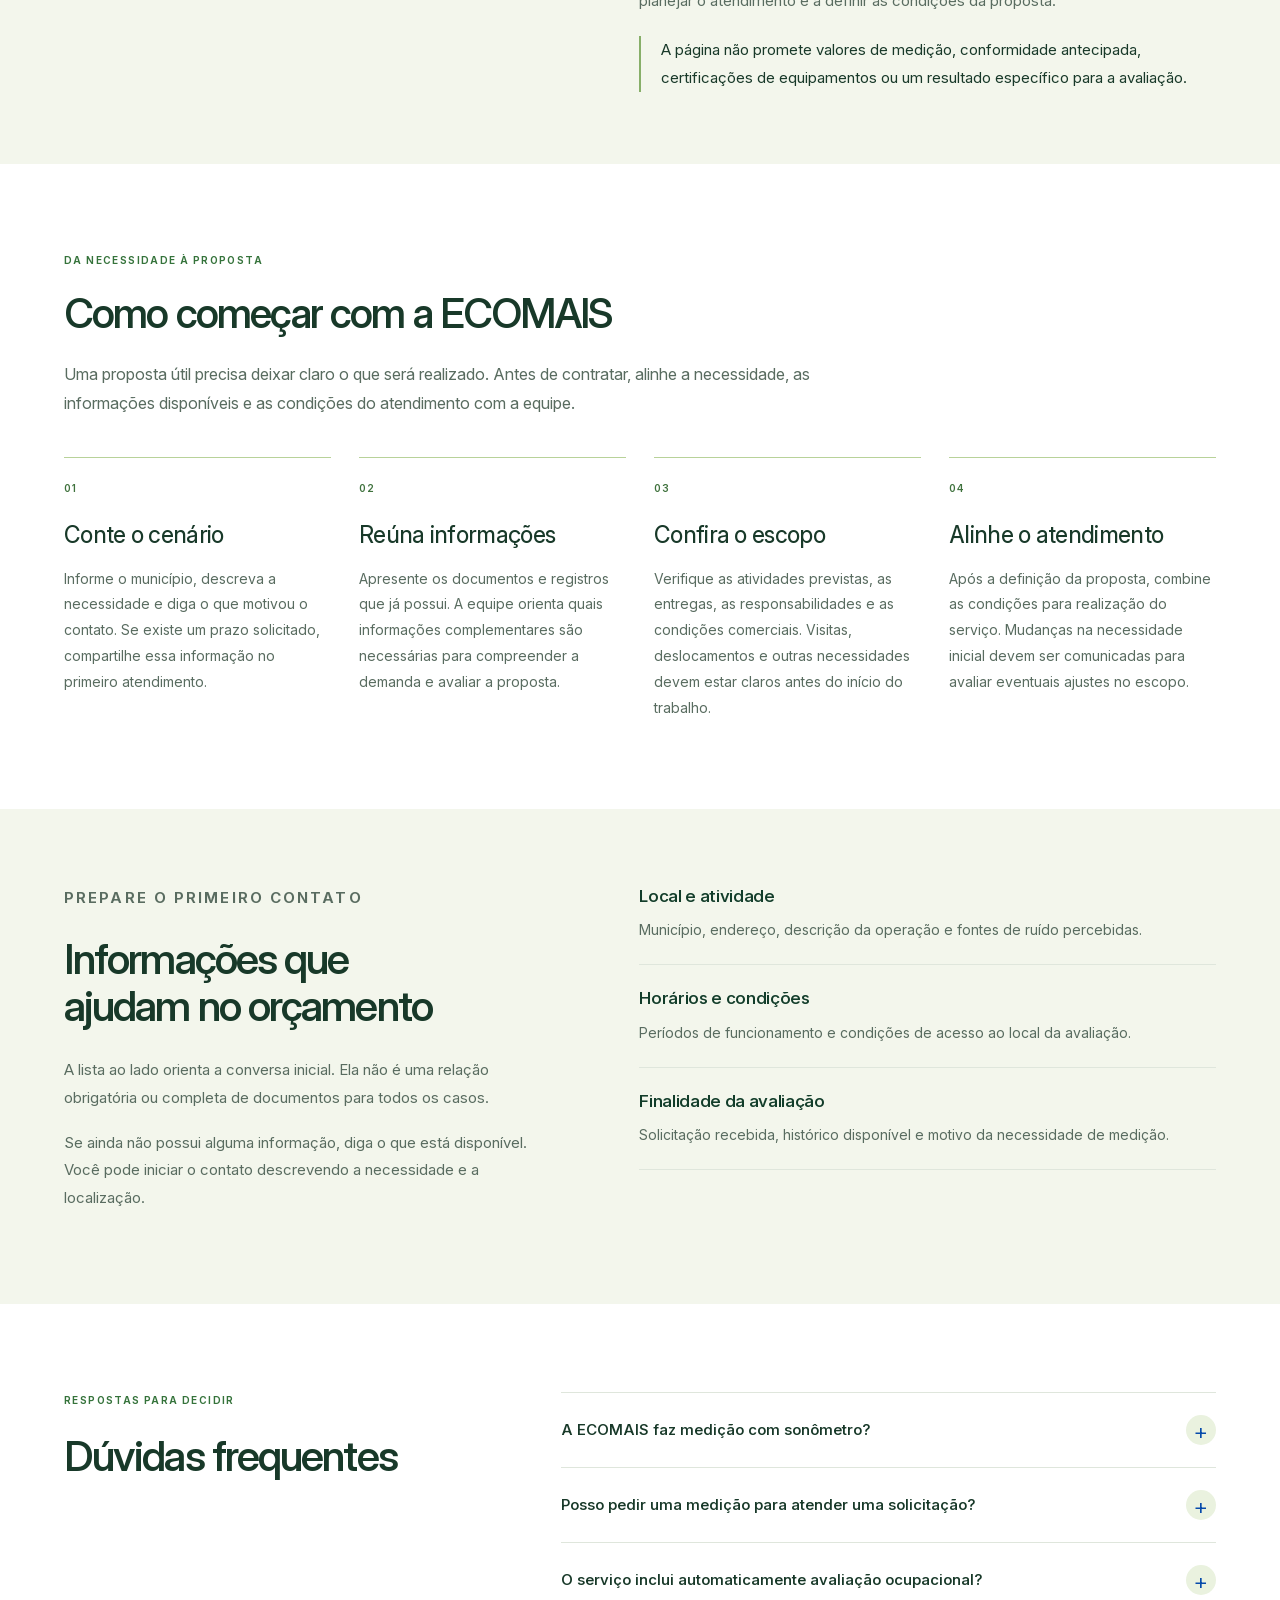
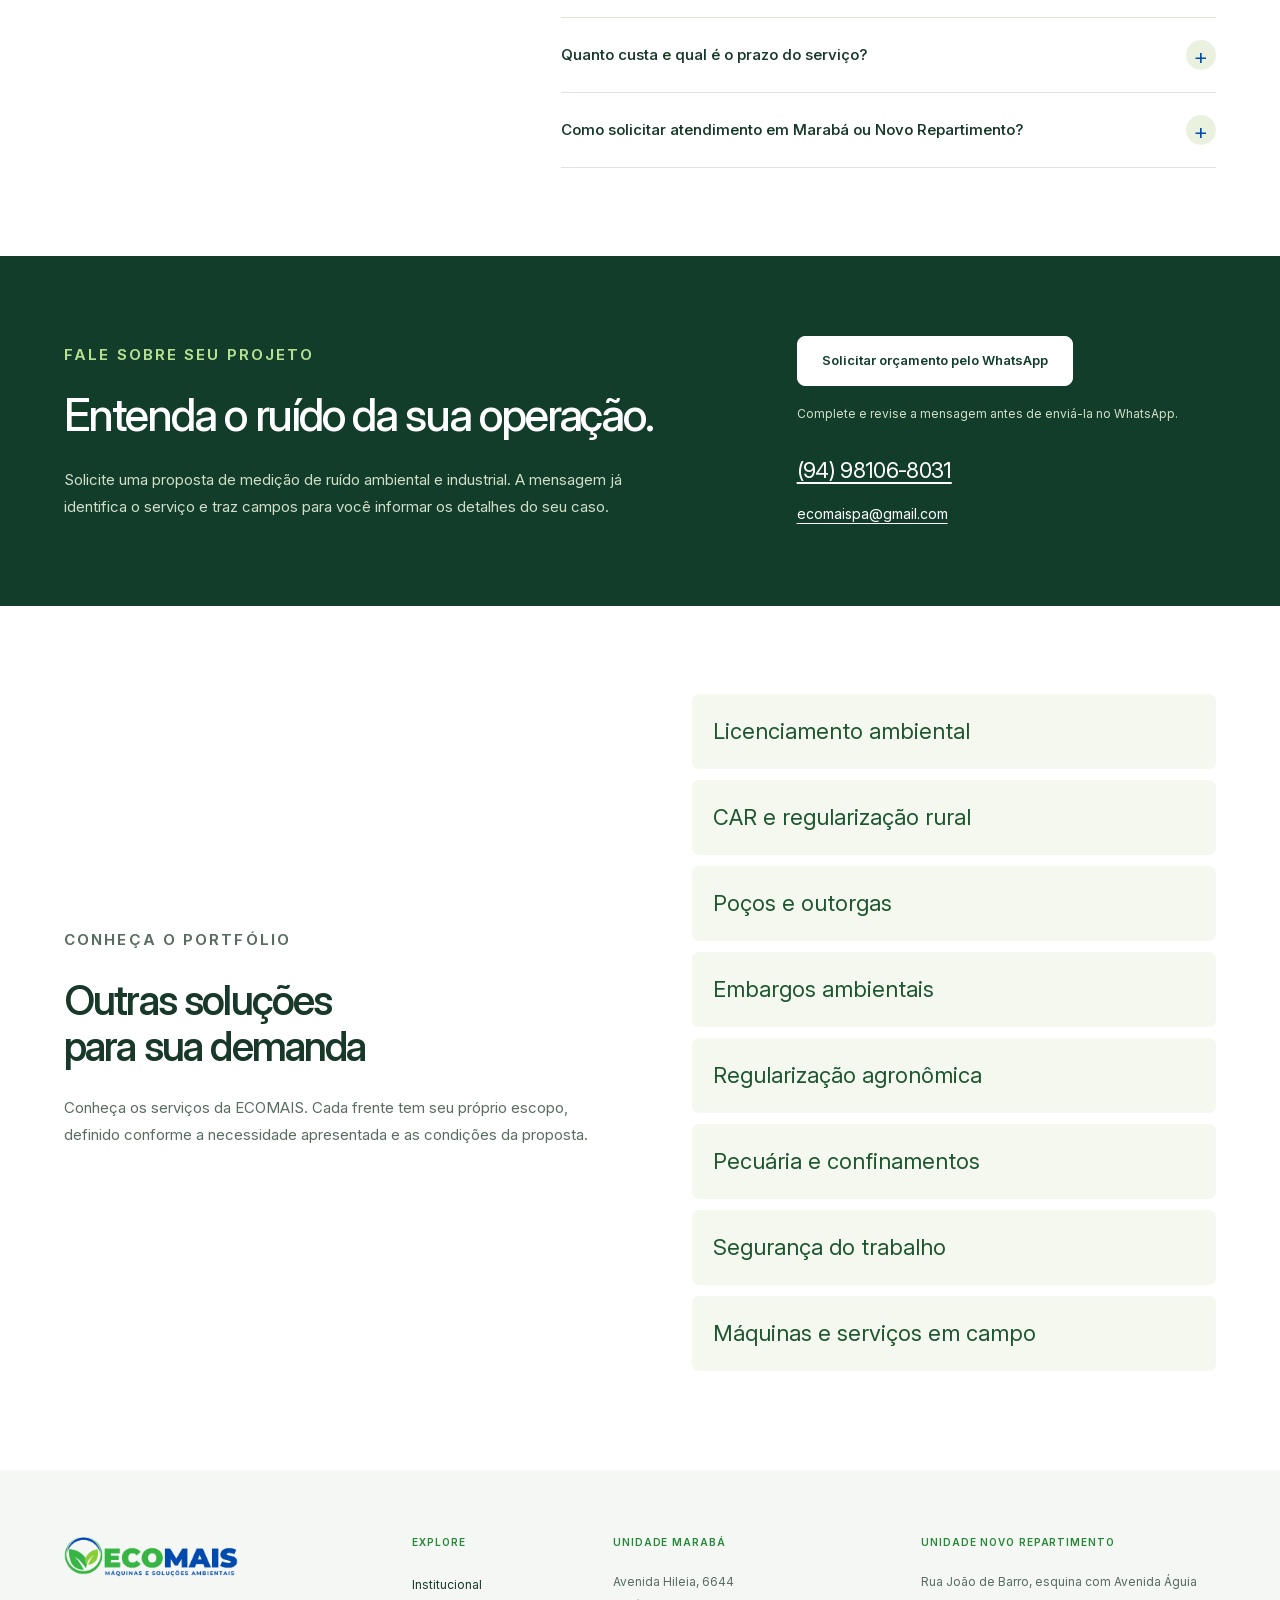
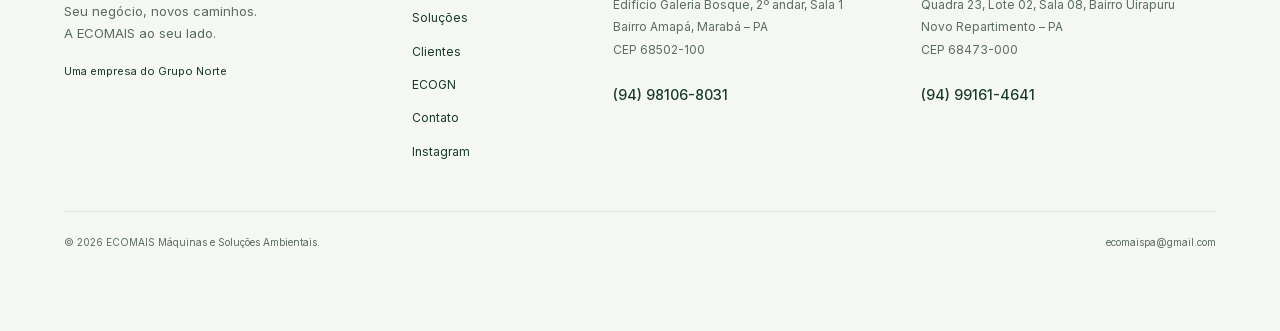
<file: medicao-ruido-para/index.html>
<!doctype html>
<html lang="pt-BR">
<head>
<meta charset="utf-8">
<meta name="viewport" content="width=device-width,initial-scale=1">
<meta name="theme-color" content="#103c2c">
<title>Medição de ruído ambiental e industrial no Pará | ECOMAIS</title>
<meta name="description" content="Medição de ruído ambiental e industrial no Pará com a ECOMAIS. Conheça o serviço, organize as informações da sua demanda e solicite uma proposta pelo WhatsApp.">
<meta name="robots" content="index,follow,max-image-preview:large">
<link rel="canonical" href="https://ecomaispa.com/medicao-ruido-para/">
<meta property="og:type" content="website">
<meta property="og:locale" content="pt_BR">
<meta property="og:site_name" content="ECOMAIS">
<meta property="og:title" content="Medição de ruído ambiental e industrial no Pará | ECOMAIS">
<meta property="og:description" content="Medição de ruído ambiental e industrial no Pará com a ECOMAIS. Conheça o serviço, organize as informações da sua demanda e solicite uma proposta pelo WhatsApp.">
<meta property="og:url" content="https://ecomaispa.com/medicao-ruido-para/">
<meta property="og:image" content="https://ecomaispa.com/assets/medicao-ruido-sonometro.webp">
<meta property="og:image:alt" content="Cena ilustrativa de sonômetro em avaliação de ruído">
<meta name="twitter:card" content="summary_large_image">
<link rel="icon" href="/favicon.ico?v=ecomais-20261007" sizes="any">
<link rel="icon" type="image/png" sizes="32x32" href="/assets/favicon-ecomais-32.png">
<link rel="icon" type="image/png" sizes="192x192" href="/assets/favicon-ecomais-192.png">
<link rel="apple-touch-icon" sizes="180x180" href="/apple-touch-icon.png?v=ecomais-20261007">

<link rel="preload" href="/assets/fonts/inter-latin.woff2" as="font" type="font/woff2" crossorigin>
<link rel="stylesheet" href="/style.css?v=portfolio-20261111">
<link rel="stylesheet" href="/services.css?v=portfolio-20261111">
<script src="/app.js?v=operacoes-20261021" defer></script>
<script type="application/ld+json">{"@context":"https://schema.org","@graph":[{"@type":["ProfessionalService","Organization"],"@id":"https://ecomaispa.com/#empresa","name":"ECOMAIS Máquinas e Soluções Ambientais","alternateName":"ECOMAIS","url":"https://ecomaispa.com/","logo":"https://ecomaispa.com/assets/logo-ecomais-transparente.png","telephone":"+55 94 98106-8031","email":"ecomaispa@gmail.com","address":{"@type":"PostalAddress","addressLocality":"Marabá","addressRegion":"PA","addressCountry":"BR","streetAddress":"Avenida Hileia, 6644, Edifício Galeria Bosque, 2º andar, Sala 1, Bairro Amapá","postalCode":"68502-100"},"areaServed":[{"@type":"City","name":"Marabá"},{"@type":"State","name":"Pará"}],"sameAs":["https://www.instagram.com/ecomaispa/"],"knowsAbout":["Consultoria ambiental","Licenciamento ambiental","Regularização de propriedades rurais","Recursos hídricos e regularização de poços","Saúde e segurança do trabalho","Serviços com máquinas"],"parentOrganization":{"@type":"Organization","name":"Grupo Norte","url":"https://www.gruponortebr.com/"}},{"@type":"WebSite","@id":"https://ecomaispa.com/#website","url":"https://ecomaispa.com/","name":"ECOMAIS","inLanguage":"pt-BR","publisher":{"@id":"https://ecomaispa.com/#empresa"}},{"@type":"WebPage","@id":"https://ecomaispa.com/medicao-ruido-para/#pagina","url":"https://ecomaispa.com/medicao-ruido-para/","name":"Medição de ruído ambiental e industrial no Pará | ECOMAIS","description":"Medição de ruído ambiental e industrial no Pará com a ECOMAIS. Conheça o serviço, organize as informações da sua demanda e solicite uma proposta pelo WhatsApp.","inLanguage":"pt-BR","isPartOf":{"@id":"https://ecomaispa.com/#website"},"about":{"@id":"https://ecomaispa.com/medicao-ruido-para/#servico"},"mainEntity":{"@id":"https://ecomaispa.com/medicao-ruido-para/#servico"},"breadcrumb":{"@id":"https://ecomaispa.com/medicao-ruido-para/#breadcrumb"}},{"@type":"Service","@id":"https://ecomaispa.com/medicao-ruido-para/#servico","name":"Medição de ruído ambiental e industrial no Pará","serviceType":"Medição de ruído ambiental e industrial","url":"https://ecomaispa.com/medicao-ruido-para/","description":"Medição de ruído ambiental e industrial no Pará com a ECOMAIS. Conheça o serviço, organize as informações da sua demanda e solicite uma proposta pelo WhatsApp.","provider":{"@id":"https://ecomaispa.com/#empresa"},"areaServed":{"@type":"State","name":"Pará"}},{"@type":"BreadcrumbList","@id":"https://ecomaispa.com/medicao-ruido-para/#breadcrumb","itemListElement":[{"@type":"ListItem","position":1,"name":"Início","item":"https://ecomaispa.com/"},{"@type":"ListItem","position":2,"name":"Medição de ruído ambiental e industrial","item":"https://ecomaispa.com/medicao-ruido-para/"}]}]}</script>
<noscript><style>.menu-toggle{display:none}@media(max-width:900px){.header{position:static}.mobile-nav[hidden]{display:flex!important;position:static;max-height:none}}</style></noscript>
<link rel="stylesheet" href="/brand.css?v=20261112"></head>
<body class="service-page">
<a href="#conteudo" class="skip-link">Pular para o conteúdo</a>
<div class="group-bar"><div class="container"><a class="group-link" href="https://www.gruponortebr.com/" target="_blank" rel="noopener noreferrer">Uma empresa do <strong>Grupo Norte</strong> </a><span>Marabá & Novo Repartimento · Pará</span></div></div>
<header class="header"><div class="container header-inner"><a href="/#inicio" class="brand" aria-label="ECOMAIS — início"><svg viewBox="66 154 1869 444" role="img" aria-label="ECOMAIS Máquinas e Soluções Ambientais"><image href="/assets/logo-ecomais-transparente.png" width="2048" height="758"></image></svg></a><nav class="desktop-nav" aria-label="Navegação principal"><a href="/#ecomais">Institucional</a><details class="nav-services"><summary>Soluções</summary><div class="nav-services-list"><a href="/#solucoes">Todas as soluções</a><a href="/licenciamento-ambiental-para/">Licenciamento ambiental</a><a href="/retificacao-car-para/">CAR e regularização rural</a><a href="/outorga-pocos-para/">Poços e outorgas</a><a href="/embargos-ambientais-para/">Embargos ambientais</a><a href="/regularizacao-agronomica-para/">Regularização agronômica</a><a href="/pecuaria-confinamentos-para/">Pecuária e confinamentos</a><a href="/seguranca-trabalho-para/">Segurança do trabalho</a><a href="/medicao-ruido-para/">Medição de ruído ambiental e industrial</a><a href="/maquinas-servicos-campo-para/">Máquinas e serviços em campo</a></div></details><a href="/#clientes">Clientes</a><a href="/#unidades">Unidades</a></nav><a class="button small header-cta" href="#orcamento">Solicitar orçamento </a><button type="button" class="menu-toggle" aria-expanded="false" aria-controls="mobile-nav" aria-label="Abrir menu"><span></span><span></span></button></div><nav id="mobile-nav" class="mobile-nav" aria-label="Navegação pelo celular" hidden><a href="/#ecomais">Institucional</a><a href="/#solucoes">Todas as soluções</a><a href="/licenciamento-ambiental-para/">Licenciamento ambiental</a><a href="/retificacao-car-para/">CAR e regularização rural</a><a href="/outorga-pocos-para/">Poços e outorgas</a><a href="/embargos-ambientais-para/">Embargos ambientais</a><a href="/regularizacao-agronomica-para/">Regularização agronômica</a><a href="/pecuaria-confinamentos-para/">Pecuária e confinamentos</a><a href="/seguranca-trabalho-para/">Segurança do trabalho</a><a href="/medicao-ruido-para/">Medição de ruído ambiental e industrial</a><a href="/maquinas-servicos-campo-para/">Máquinas e serviços em campo</a><a href="/#clientes">Clientes</a><a href="/#unidades">Nossas unidades</a><a href="/contatos/">Fale com a ECOMAIS</a></nav></header>
<main id="conteudo" tabindex="-1">
<nav class="container breadcrumbs" aria-label="Caminho da página"><ol><li><a href="/">Início</a></li><li aria-current="page">Medição de ruído ambiental e industrial</li></ol></nav>
<section class="service-hero" aria-labelledby="titulo-servico"><div class="container service-hero-grid"><div><p class="eyebrow">ECOMAIS · MARABÁ E NOVO REPARTIMENTO</p><h1 id="titulo-servico">Medição de ruído ambiental e industrial no Pará</h1><p class="service-lead">A ECOMAIS realiza avaliação de ruído com sonômetro para apoiar a análise ambiental e orientar os próximos passos da operação. Informe o local e a finalidade da medição para receber uma proposta direcionada à sua necessidade.</p><div class="service-actions"><a class="button" href="https://wa.me/5594981068031?text=Ol%C3%A1%2C%20ECOMAIS%21%20Quero%20um%20or%C3%A7amento%20para%20medi%C3%A7%C3%A3o%20de%20ru%C3%ADdo%20ambiental%20e%20industrial.%20Munic%C3%ADpio%3A%20__.%20Local%20e%20atividade%3A%20__.%20Finalidade%20da%20medi%C3%A7%C3%A3o%3A%20__.%20Hor%C3%A1rios%20da%20opera%C3%A7%C3%A3o%3A%20__." target="_blank" rel="noopener noreferrer">Solicitar orçamento pelo WhatsApp</a><a href="#documentos">Prepare seu primeiro contato</a></div><p class="service-hero-note">Proposta conforme a sua demanda · Atendimento no Pará</p></div><figure class="service-photo"><img src="/assets/medicao-ruido-sonometro.webp" alt="Cena ilustrativa de sonômetro em avaliação de ruído" width="1448" height="1086" fetchpriority="high" decoding="async"><figcaption>Imagem ilustrativa do serviço; não representa uma execução ou resultado de cliente.</figcaption></figure></div></section>
<nav class="service-sections" aria-label="Nesta página"><div class="container"><a href="#quando-procurar">O serviço</a><a href="#como-funciona">Como começar</a><a href="#documentos">Informações úteis</a><a href="#duvidas">Dúvidas frequentes</a></div></nav>
<section class="container service-section" id="quando-procurar" aria-labelledby="quando-title"><div class="service-heading"><p class="eyebrow">ENTENDA A SUA DEMANDA</p><h2 id="quando-title">Entenda o ruído da sua operação</h2><p>O atendimento começa pela necessidade que você apresenta. Conheça as frentes do serviço e reúna as informações para uma conversa objetiva com a equipe.</p></div><div class="service-scenarios"><article><span class="service-number" aria-hidden="true">01</span><h3>Ruído ambiental</h3><p>Avaliação da demanda relacionada ao ruído no ambiente e no entorno da operação, a partir do objetivo informado pelo cliente.</p></article><article><span class="service-number" aria-hidden="true">02</span><h3>Ambiente industrial</h3><p>Medição com sonômetro para apoiar a análise do cenário operacional. A proposta considera a atividade e as condições apresentadas.</p></article><article><span class="service-number" aria-hidden="true">03</span><h3>Orientação dos próximos passos</h3><p>Organização do atendimento para que a avaliação contratada ajude a direcionar a análise ambiental da operação, dentro do escopo acordado.</p></article></div></section>
<section class="service-context"><div class="container service-context-grid"><h2>Uma medição precisa de um objetivo claro</h2><div><p>Explique se a demanda surgiu de uma solicitação, de uma preocupação com o entorno ou de uma necessidade de avaliação da operação. Informe os horários de funcionamento e as principais fontes sonoras percebidas. Esses dados ajudam a planejar o atendimento e a definir as condições da proposta.</p><p class="service-callout">A página não promete valores de medição, conformidade antecipada, certificações de equipamentos ou um resultado específico para a avaliação.</p></div></div></section>
<section class="container service-section" id="como-funciona" aria-labelledby="etapas-title"><div class="service-heading"><p class="eyebrow">DA NECESSIDADE À PROPOSTA</p><h2 id="etapas-title">Como começar com a ECOMAIS</h2><p>Uma proposta útil precisa deixar claro o que será realizado. Antes de contratar, alinhe a necessidade, as informações disponíveis e as condições do atendimento com a equipe.</p></div><ol class="service-process"><li><h3>Conte o cenário</h3><p>Informe o município, descreva a necessidade e diga o que motivou o contato. Se existe um prazo solicitado, compartilhe essa informação no primeiro atendimento.</p></li><li><h3>Reúna informações</h3><p>Apresente os documentos e registros que já possui. A equipe orienta quais informações complementares são necessárias para compreender a demanda e avaliar a proposta.</p></li><li><h3>Confira o escopo</h3><p>Verifique as atividades previstas, as entregas, as responsabilidades e as condições comerciais. Visitas, deslocamentos e outras necessidades devem estar claros antes do início do trabalho.</p></li><li><h3>Alinhe o atendimento</h3><p>Após a definição da proposta, combine as condições para realização do serviço. Mudanças na necessidade inicial devem ser comunicadas para avaliar eventuais ajustes no escopo.</p></li></ol></section>
<section class="service-documents" id="documentos" aria-labelledby="documentos-title"><div class="container service-documents-grid"><div><p class="eyebrow">PREPARE O PRIMEIRO CONTATO</p><h2 id="documentos-title">Informações que ajudam no orçamento</h2><p>A lista ao lado orienta a conversa inicial. Ela não é uma relação obrigatória ou completa de documentos para todos os casos.</p><p>Se ainda não possui alguma informação, diga o que está disponível. Você pode iniciar o contato descrevendo a necessidade e a localização.</p></div><ul><li><strong>Local e atividade</strong><span>Município, endereço, descrição da operação e fontes de ruído percebidas.</span></li><li><strong>Horários e condições</strong><span>Períodos de funcionamento e condições de acesso ao local da avaliação.</span></li><li><strong>Finalidade da avaliação</strong><span>Solicitação recebida, histórico disponível e motivo da necessidade de medição.</span></li></ul></div></section>
<section class="container service-section service-faq" id="duvidas" aria-labelledby="duvidas-title"><div><p class="eyebrow">RESPOSTAS PARA DECIDIR</p><h2 id="duvidas-title">Dúvidas frequentes</h2></div><div class="faq-list"><details><summary>A ECOMAIS faz medição com sonômetro?</summary><p>Sim. A avaliação de ruído com sonômetro consta entre os serviços apresentados pela empresa para apoiar a análise ambiental e orientar a operação.</p></details><details><summary>Posso pedir uma medição para atender uma solicitação?</summary><p>Sim. Apresente a solicitação completa, a finalidade e o prazo informado. A equipe avalia a demanda para definir as condições e as entregas da proposta.</p></details><details><summary>O serviço inclui automaticamente avaliação ocupacional?</summary><p>Não. Informe se a necessidade é ambiental, industrial ou relacionada à exposição de trabalhadores. A equipe precisa confirmar o escopo; esta página não anuncia dosimetria ocupacional.</p></details><details><summary>Quanto custa e qual é o prazo do serviço?</summary><p>O valor e o prazo dependem da localização, das informações disponíveis e do trabalho necessário. A proposta deve esclarecer entregas, responsabilidades, condições de atendimento e prazos previstos. Envie os dados do seu caso para que a equipe avalie a demanda antes de informar as condições comerciais.</p></details><details><summary>Como solicitar atendimento em Marabá ou Novo Repartimento?</summary><p>Use o botão de orçamento e complete a mensagem com o município e a descrição da necessidade. A ECOMAIS possui unidades em Marabá e Novo Repartimento, com atendimento a demandas no Pará. As condições de deslocamento e de visita são avaliadas para cada proposta.</p></details></div></section>
<section class="service-budget" id="orcamento" aria-labelledby="orcamento-title"><div class="container service-budget-grid"><div><p class="eyebrow">FALE SOBRE SEU PROJETO</p><h2 id="orcamento-title">Entenda o ruído da sua operação.</h2><p>Solicite uma proposta de medição de ruído ambiental e industrial. A mensagem já identifica o serviço e traz campos para você informar os detalhes do seu caso.</p></div><div><a class="button" href="https://wa.me/5594981068031?text=Ol%C3%A1%2C%20ECOMAIS%21%20Quero%20um%20or%C3%A7amento%20para%20medi%C3%A7%C3%A3o%20de%20ru%C3%ADdo%20ambiental%20e%20industrial.%20Munic%C3%ADpio%3A%20__.%20Local%20e%20atividade%3A%20__.%20Finalidade%20da%20medi%C3%A7%C3%A3o%3A%20__.%20Hor%C3%A1rios%20da%20opera%C3%A7%C3%A3o%3A%20__." target="_blank" rel="noopener noreferrer">Solicitar orçamento pelo WhatsApp</a><p>Complete e revise a mensagem antes de enviá-la no WhatsApp.</p><a class="service-phone" href="tel:+5594981068031">(94) 98106-8031</a><a class="service-email" href="mailto:ecomaispa@gmail.com">ecomaispa@gmail.com</a></div></div></section>
<section class="container service-section service-related" aria-labelledby="relacionados-title"><div><p class="eyebrow">CONHEÇA O PORTFÓLIO</p><h2 id="relacionados-title">Outras soluções para sua demanda</h2><p>Conheça os serviços da ECOMAIS. Cada frente tem seu próprio escopo, definido conforme a necessidade apresentada e as condições da proposta.</p></div><div><a href="/licenciamento-ambiental-para/"><span>Licenciamento ambiental</span></a><a href="/retificacao-car-para/"><span>CAR e regularização rural</span></a><a href="/outorga-pocos-para/"><span>Poços e outorgas</span></a><a href="/embargos-ambientais-para/"><span>Embargos ambientais</span></a><a href="/regularizacao-agronomica-para/"><span>Regularização agronômica</span></a><a href="/pecuaria-confinamentos-para/"><span>Pecuária e confinamentos</span></a><a href="/seguranca-trabalho-para/"><span>Segurança do trabalho</span></a><a href="/maquinas-servicos-campo-para/"><span>Máquinas e serviços em campo</span></a></div></section>
</main>
<footer><div class="container footer-top"><div class="footer-about"><a href="/#inicio" class="brand footer-brand" aria-label="ECOMAIS — início"><svg viewBox="66 154 1869 444" role="img" aria-label="ECOMAIS Máquinas e Soluções Ambientais"><image href="/assets/logo-ecomais-transparente.png" width="2048" height="758"></image></svg></a><p>Seu negócio, novos caminhos.<br>A ECOMAIS ao seu lado.</p><a class="footer-group" href="https://www.gruponortebr.com/" target="_blank" rel="noopener noreferrer">Uma empresa do Grupo Norte </a></div><div class="footer-column"><h3>Explore</h3><a href="/#ecomais">Institucional</a><a href="/#solucoes">Soluções</a><a href="/#clientes">Clientes</a><a href="/#ecogn">ECOGN</a><a href="/#orcamento">Contato</a><a href="https://www.instagram.com/ecomaispa/" target="_blank" rel="noopener noreferrer">Instagram </a></div><div class="footer-column"><h3>Unidade Marabá</h3><address>Avenida Hileia, 6644<br>Edifício Galeria Bosque, 2º andar, Sala 1<br>Bairro Amapá, Marabá – PA<br>CEP 68502-100</address><a class="footer-phone" href="tel:+5594981068031">(94) 98106-8031</a></div><div class="footer-column"><h3>Unidade Novo Repartimento</h3><address>Rua João de Barro, esquina com Avenida Águia<br>Quadra 23, Lote 02, Sala 08, Bairro Uirapuru<br>Novo Repartimento – PA<br>CEP 68473-000</address><a class="footer-phone" href="tel:+5594991614641">(94) 99161-4641</a></div></div><div class="container footer-bottom"><span>© <span id="year">2026</span> ECOMAIS Máquinas e Soluções Ambientais.</span><a href="mailto:ecomaispa@gmail.com">ecomaispa@gmail.com</a></div></footer>
<a class="whatsapp-float" href="https://wa.me/5594981068031?text=Ol%C3%A1%2C%20ECOMAIS%21%20Quero%20um%20or%C3%A7amento%20para%20medi%C3%A7%C3%A3o%20de%20ru%C3%ADdo%20ambiental%20e%20industrial.%20Munic%C3%ADpio%3A%20__.%20Local%20e%20atividade%3A%20__.%20Finalidade%20da%20medi%C3%A7%C3%A3o%3A%20__.%20Hor%C3%A1rios%20da%20opera%C3%A7%C3%A3o%3A%20__." target="_blank" rel="noopener noreferrer" aria-label="Orçamento pelo WhatsApp: medição de ruído ambiental e industrial">Orçamento pelo WhatsApp </a>
</body>
</html>
</file>
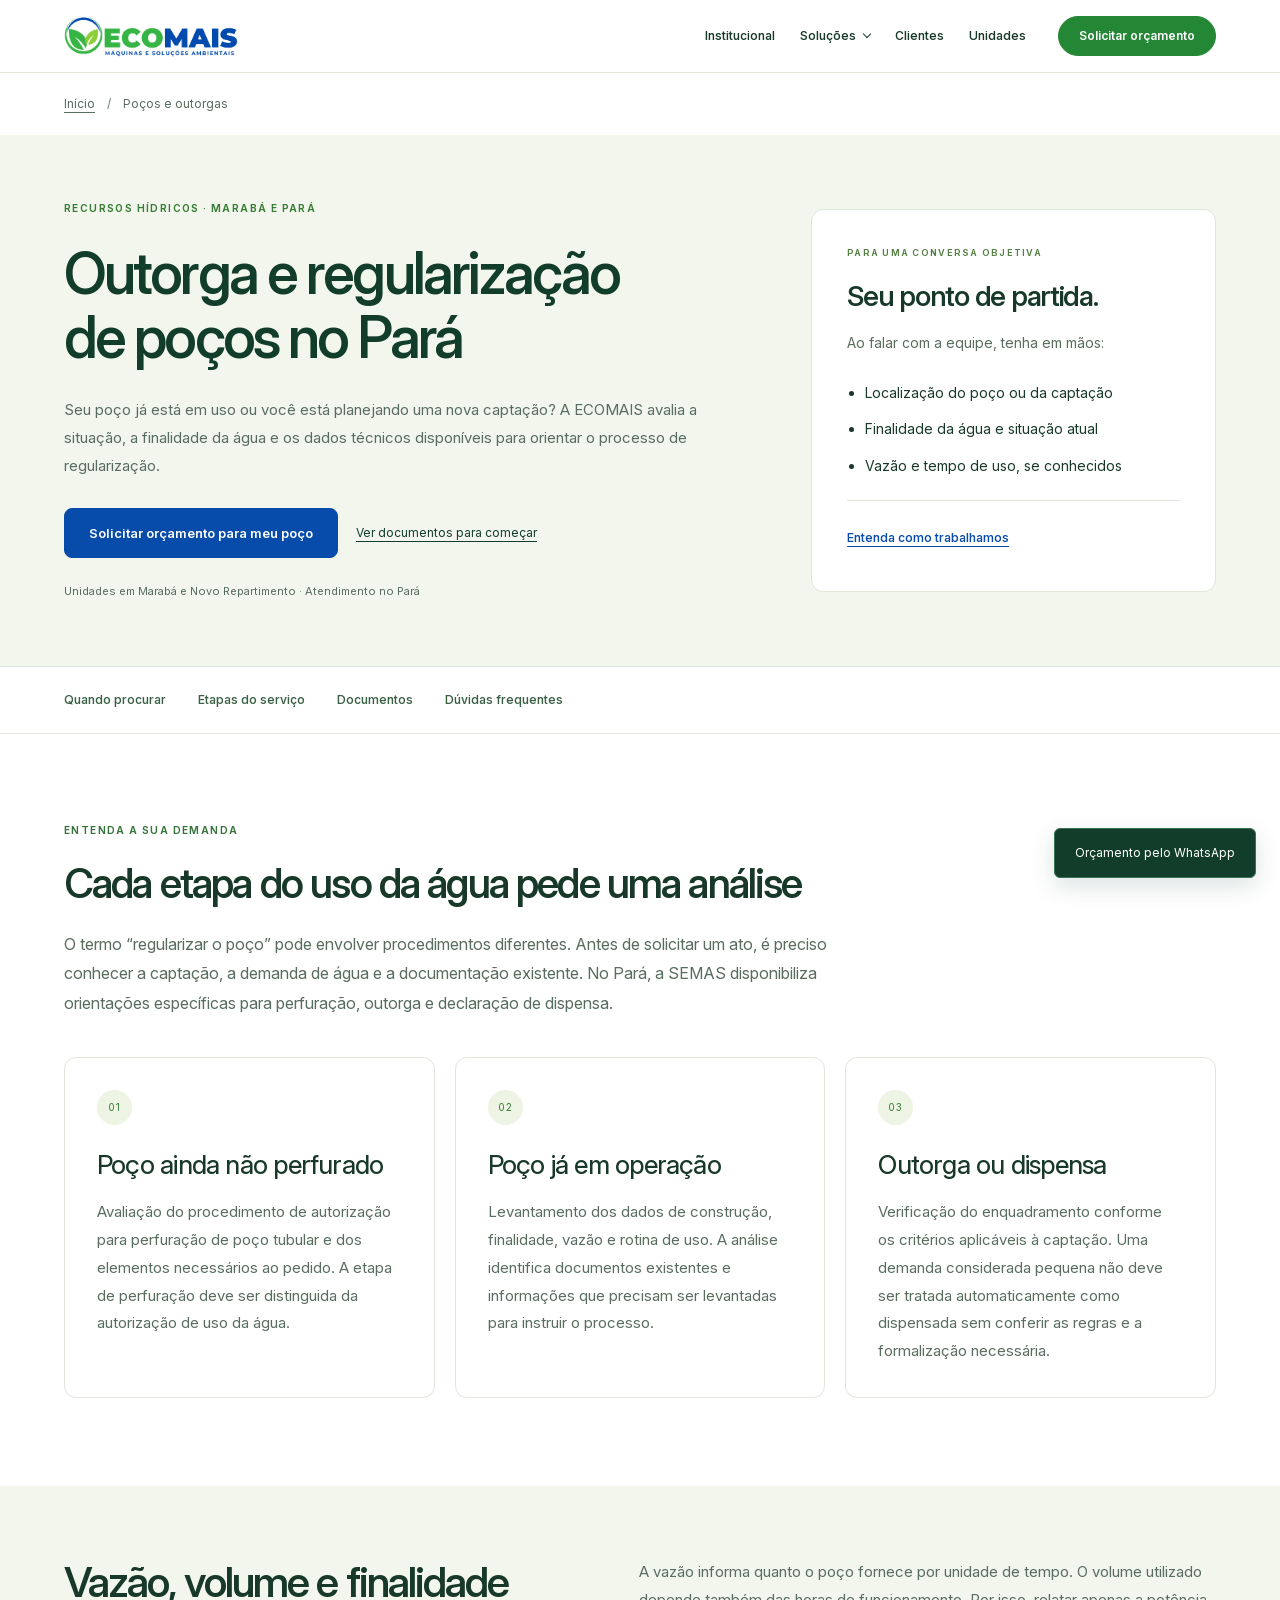
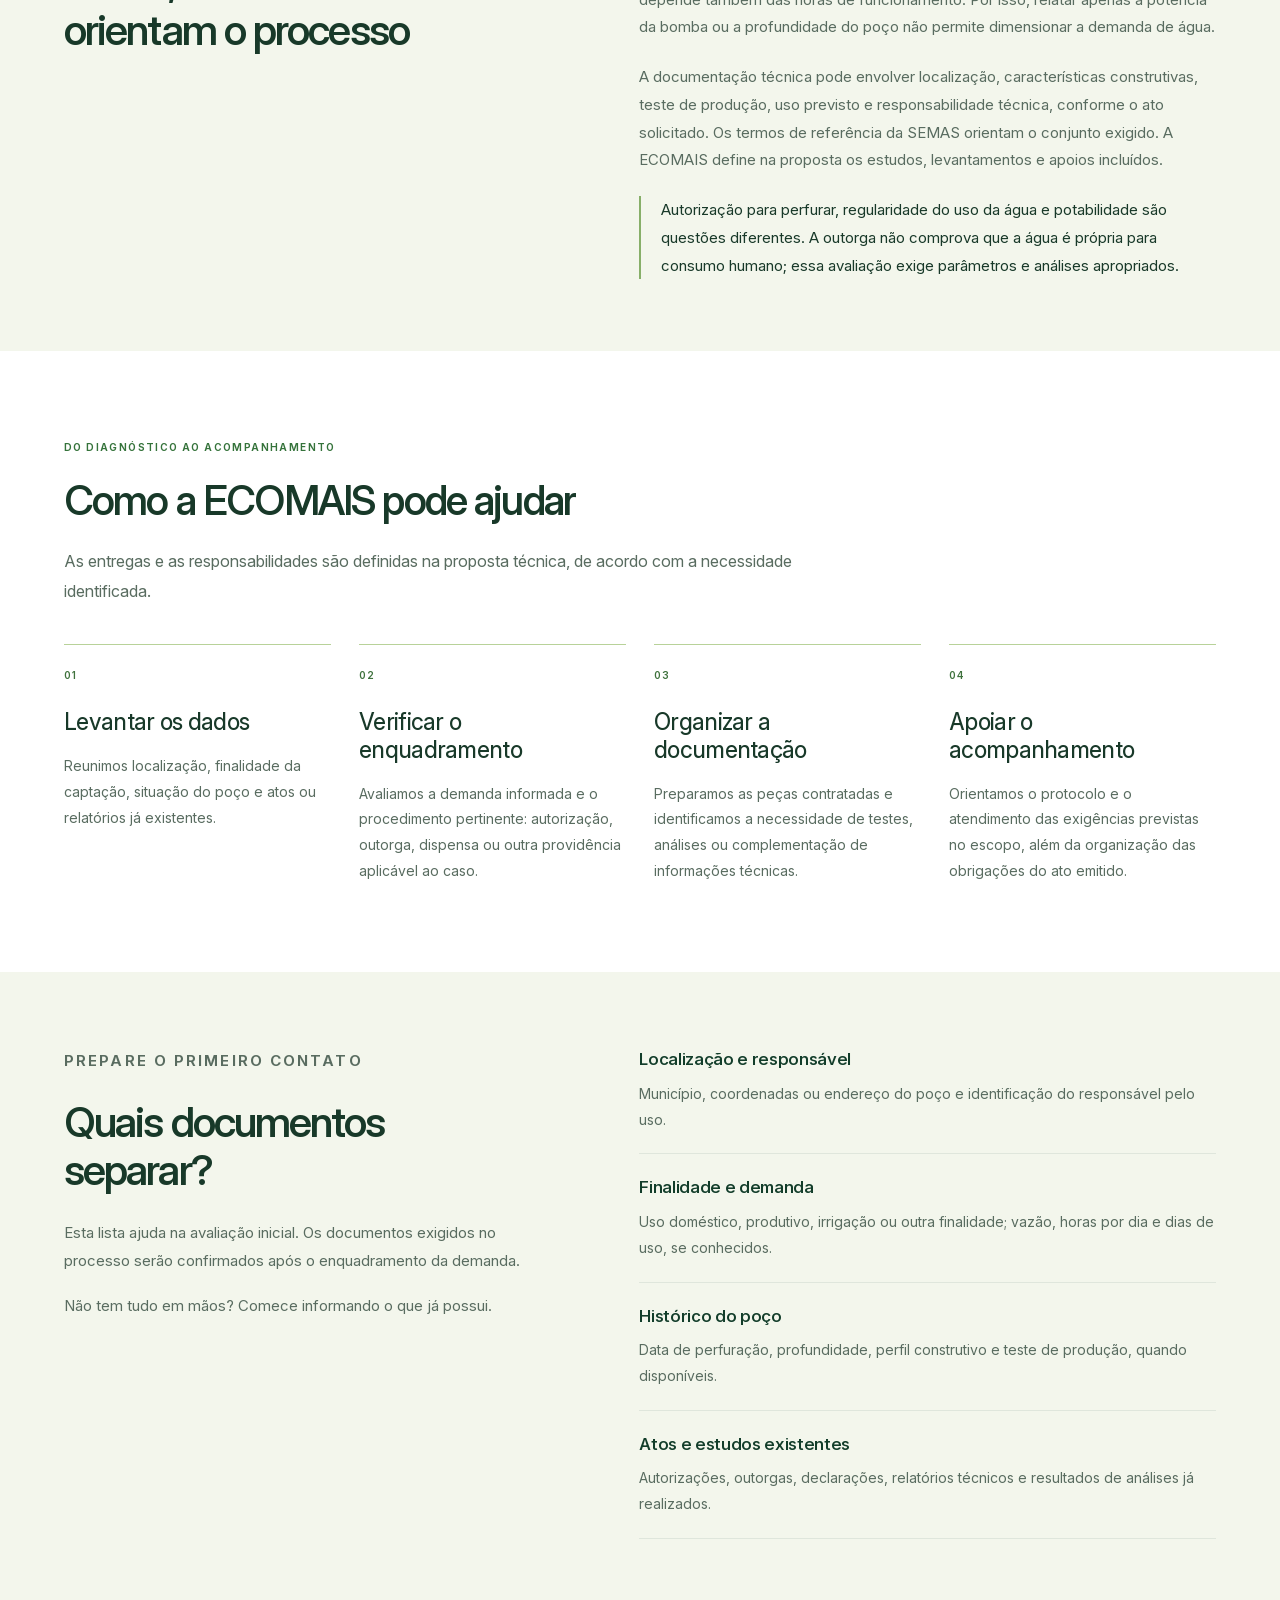
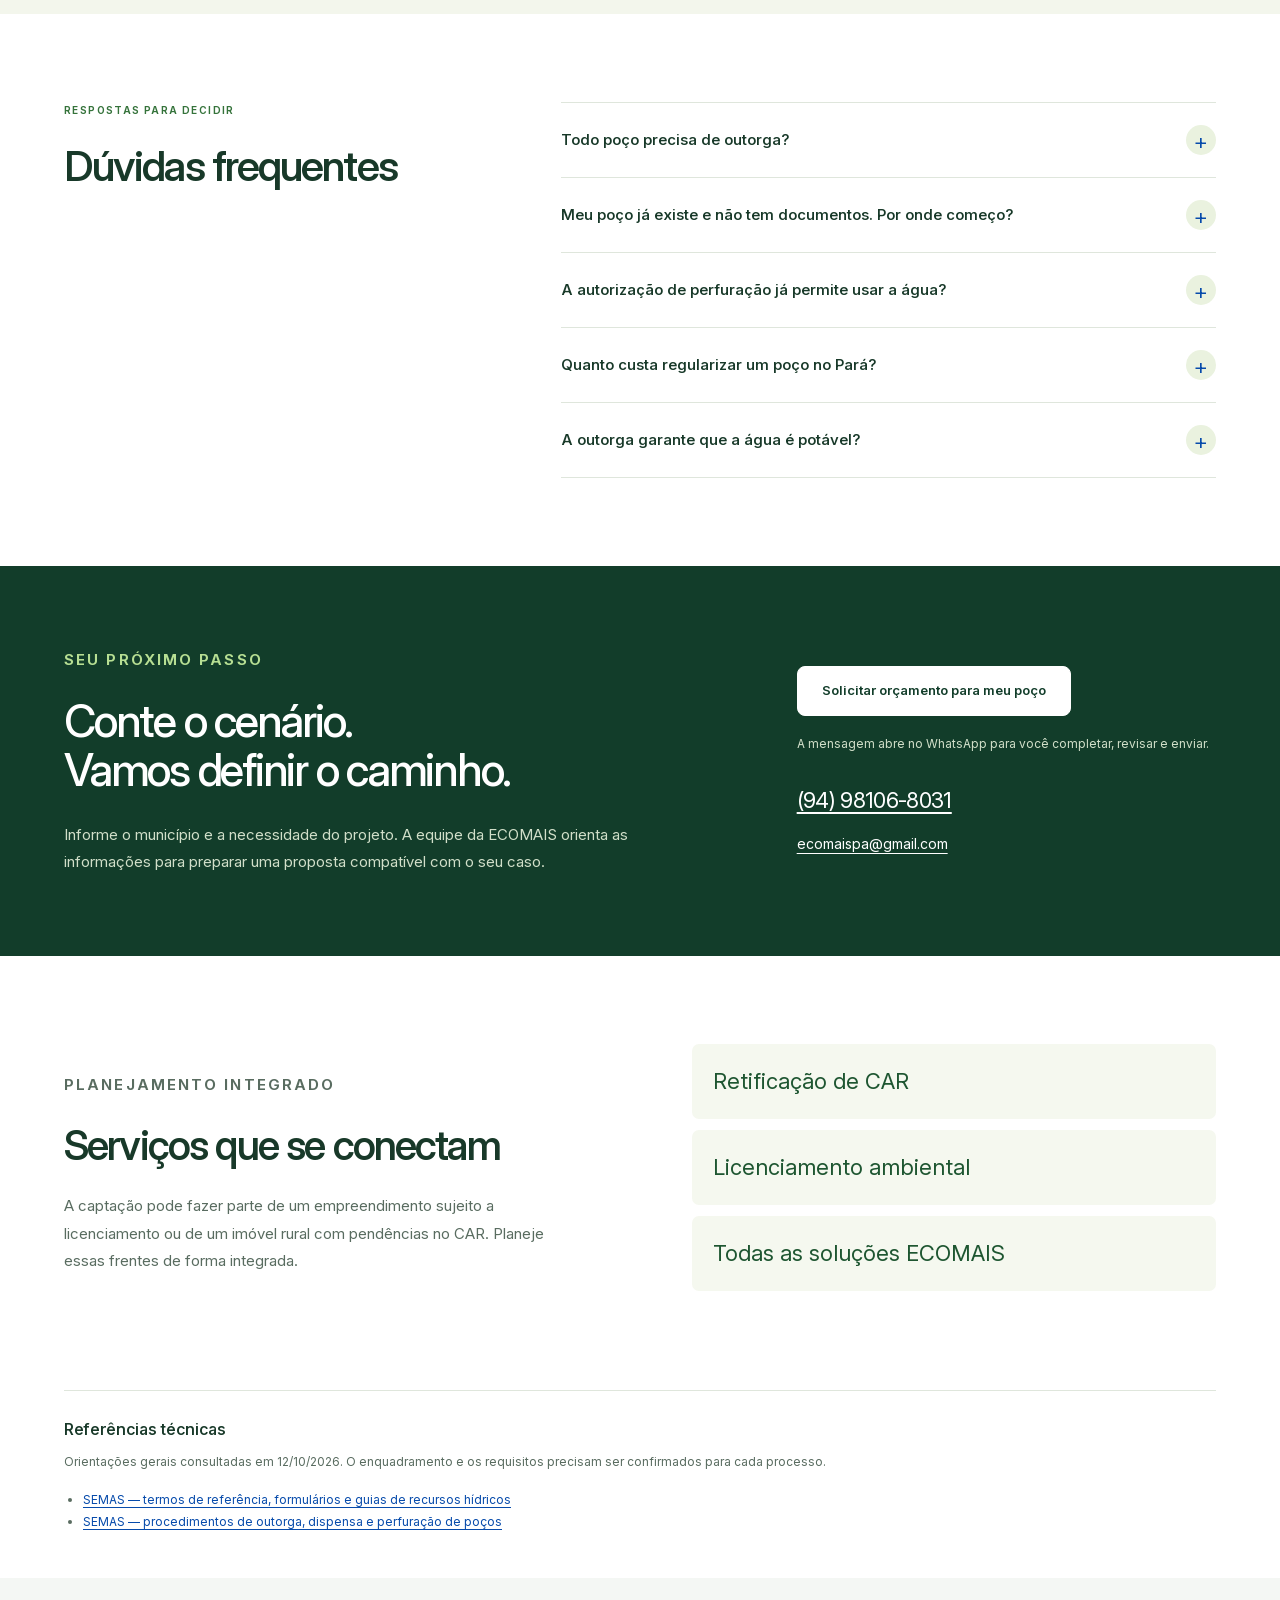
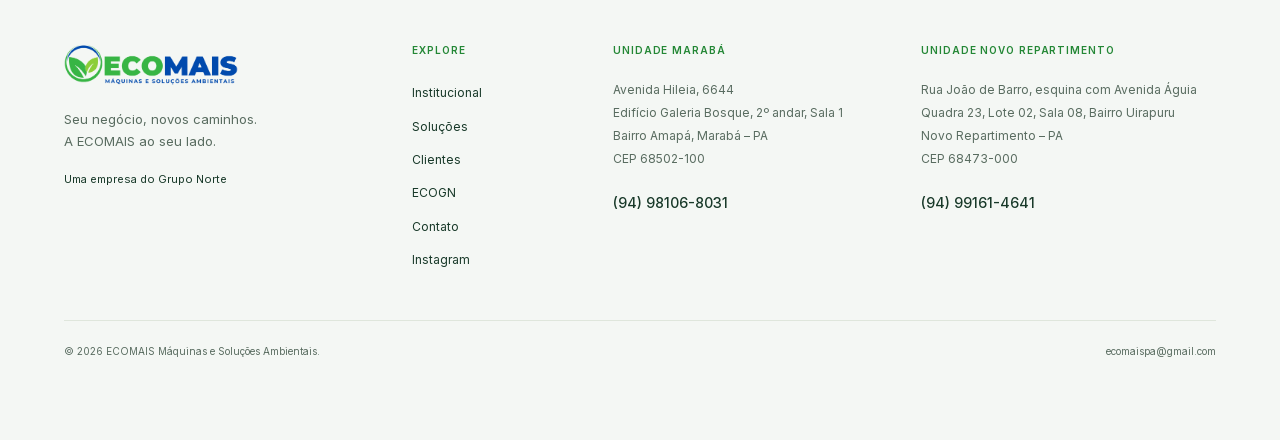
<file: outorga-pocos-para/index.html>
<!doctype html>
<html lang="pt-BR">
<head>
<meta charset="utf-8">
<meta name="viewport" content="width=device-width,initial-scale=1">
<meta name="theme-color" content="#103c2c">
<title>Outorga e Regularização de Poços no Pará | ECOMAIS</title>
<meta name="description" content="Regularização de poços e outorga de água no Pará. Avaliação de perfuração, captação e dispensa conforme o caso. Peça um orçamento à ECOMAIS em Marabá.">
<meta name="robots" content="index,follow,max-image-preview:large">
<link rel="canonical" href="https://ecomaispa.com/outorga-pocos-para/">
<meta property="og:type" content="website">
<meta property="og:locale" content="pt_BR">
<meta property="og:site_name" content="ECOMAIS">
<meta property="og:title" content="Outorga e Regularização de Poços no Pará | ECOMAIS">
<meta property="og:description" content="Regularização de poços e outorga de água no Pará. Avaliação de perfuração, captação e dispensa conforme o caso. Peça um orçamento à ECOMAIS em Marabá.">
<meta property="og:url" content="https://ecomaispa.com/outorga-pocos-para/">
<meta property="og:image" content="https://ecomaispa.com/assets/hero-larissa-consultoria-ambiental.webp">
<meta property="og:image:alt" content="ECOMAIS — consultoria ambiental em Marabá e no Pará">
<meta name="twitter:card" content="summary_large_image">
<link rel="icon" href="/favicon.ico?v=ecomais-20261007" sizes="any">
<link rel="icon" type="image/png" sizes="32x32" href="/assets/favicon-ecomais-32.png">
<link rel="icon" type="image/png" sizes="192x192" href="/assets/favicon-ecomais-192.png">
<link rel="apple-touch-icon" sizes="180x180" href="/apple-touch-icon.png?v=ecomais-20261007">

<link rel="preload" href="/assets/fonts/inter-latin.woff2" as="font" type="font/woff2" crossorigin>
<link rel="stylesheet" href="/style.css?v=portfolio-20261111">
<link rel="stylesheet" href="/services.css?v=portfolio-20261111">
<script src="/app.js?v=operacoes-20261021" defer></script>
<script type="application/ld+json">{"@context":"https://schema.org","@graph":[{"@type":["ProfessionalService","Organization"],"@id":"https://ecomaispa.com/#empresa","name":"ECOMAIS Máquinas e Soluções Ambientais","alternateName":"ECOMAIS","url":"https://ecomaispa.com/","logo":"https://ecomaispa.com/assets/logo-ecomais-transparente.png","telephone":"+55 94 98106-8031","email":"ecomaispa@gmail.com","address":{"@type":"PostalAddress","addressLocality":"Marabá","addressRegion":"PA","addressCountry":"BR","streetAddress":"Avenida Hileia, 6644, Edifício Galeria Bosque, 2º andar, Sala 1, Bairro Amapá","postalCode":"68502-100"},"areaServed":[{"@type":"City","name":"Marabá"},{"@type":"State","name":"Pará"}],"sameAs":["https://www.instagram.com/ecomaispa/"],"knowsAbout":["Consultoria ambiental","Licenciamento ambiental","Regularização de propriedades rurais","Recursos hídricos e regularização de poços","Saúde e segurança do trabalho","Serviços com máquinas"],"parentOrganization":{"@type":"Organization","name":"Grupo Norte","url":"https://www.gruponortebr.com/"}},{"@type":"WebSite","@id":"https://ecomaispa.com/#website","url":"https://ecomaispa.com/","name":"ECOMAIS","inLanguage":"pt-BR","publisher":{"@id":"https://ecomaispa.com/#empresa"}},{"@type":"WebPage","@id":"https://ecomaispa.com/outorga-pocos-para/#pagina","url":"https://ecomaispa.com/outorga-pocos-para/","name":"Outorga e Regularização de Poços no Pará | ECOMAIS","description":"Regularização de poços e outorga de água no Pará. Avaliação de perfuração, captação e dispensa conforme o caso. Peça um orçamento à ECOMAIS em Marabá.","inLanguage":"pt-BR","isPartOf":{"@id":"https://ecomaispa.com/#website"},"about":{"@id":"https://ecomaispa.com/outorga-pocos-para/#servico"},"mainEntity":{"@id":"https://ecomaispa.com/outorga-pocos-para/#servico"},"breadcrumb":{"@id":"https://ecomaispa.com/outorga-pocos-para/#breadcrumb"}},{"@type":"Service","@id":"https://ecomaispa.com/outorga-pocos-para/#servico","name":"Outorga e regularização de poços no Pará","serviceType":"Poços e outorgas","url":"https://ecomaispa.com/outorga-pocos-para/","description":"Regularização de poços e outorga de água no Pará. Avaliação de perfuração, captação e dispensa conforme o caso. Peça um orçamento à ECOMAIS em Marabá.","provider":{"@id":"https://ecomaispa.com/#empresa"},"areaServed":{"@type":"State","name":"Pará"}},{"@type":"BreadcrumbList","@id":"https://ecomaispa.com/outorga-pocos-para/#breadcrumb","itemListElement":[{"@type":"ListItem","position":1,"name":"Início","item":"https://ecomaispa.com/"},{"@type":"ListItem","position":2,"name":"Poços e outorgas","item":"https://ecomaispa.com/outorga-pocos-para/"}]}]}</script>
<noscript><style>.menu-toggle{display:none}@media(max-width:900px){.header{position:static}.mobile-nav[hidden]{display:flex!important;position:static;max-height:none}}</style></noscript>
<link rel="stylesheet" href="/brand.css?v=20261112"></head>
<body class="service-page">
<a href="#conteudo" class="skip-link">Pular para o conteúdo</a>
<div class="group-bar"><div class="container"><a class="group-link" href="https://www.gruponortebr.com/" target="_blank" rel="noopener noreferrer">Uma empresa do <strong>Grupo Norte</strong> </a><span>Marabá & Novo Repartimento · Pará</span></div></div>
<header class="header"><div class="container header-inner"><a href="/#inicio" class="brand" aria-label="ECOMAIS — início"><svg viewBox="66 154 1869 444" role="img" aria-label="ECOMAIS Máquinas e Soluções Ambientais"><image href="/assets/logo-ecomais-transparente.png" width="2048" height="758"></image></svg></a><nav class="desktop-nav" aria-label="Navegação principal"><a href="/#ecomais">Institucional</a><details class="nav-services"><summary>Soluções</summary><div class="nav-services-list"><a href="/#solucoes">Todas as soluções</a><a href="/licenciamento-ambiental-para/">Licenciamento ambiental</a><a href="/retificacao-car-para/">CAR e regularização rural</a><a href="/outorga-pocos-para/">Poços e outorgas</a><a href="/embargos-ambientais-para/">Embargos ambientais</a><a href="/regularizacao-agronomica-para/">Regularização agronômica</a><a href="/pecuaria-confinamentos-para/">Pecuária e confinamentos</a><a href="/seguranca-trabalho-para/">Segurança do trabalho</a><a href="/medicao-ruido-para/">Medição de ruído ambiental e industrial</a><a href="/maquinas-servicos-campo-para/">Máquinas e serviços em campo</a></div></details><a href="/#clientes">Clientes</a><a href="/#unidades">Unidades</a></nav><a class="button small header-cta" href="/#orcamento">Solicitar orçamento </a><button type="button" class="menu-toggle" aria-expanded="false" aria-controls="mobile-nav" aria-label="Abrir menu"><span></span><span></span></button></div><nav id="mobile-nav" class="mobile-nav" aria-label="Navegação pelo celular" hidden><a href="/#ecomais">Institucional</a><a href="/#solucoes">Todas as soluções</a><a href="/licenciamento-ambiental-para/">Licenciamento ambiental</a><a href="/retificacao-car-para/">CAR e regularização rural</a><a href="/outorga-pocos-para/">Poços e outorgas</a><a href="/embargos-ambientais-para/">Embargos ambientais</a><a href="/regularizacao-agronomica-para/">Regularização agronômica</a><a href="/pecuaria-confinamentos-para/">Pecuária e confinamentos</a><a href="/seguranca-trabalho-para/">Segurança do trabalho</a><a href="/medicao-ruido-para/">Medição de ruído ambiental e industrial</a><a href="/maquinas-servicos-campo-para/">Máquinas e serviços em campo</a><a href="/#clientes">Clientes</a><a href="/#unidades">Nossas unidades</a><a href="/contatos/">Fale com a ECOMAIS</a></nav></header>
<main id="conteudo" tabindex="-1">
<nav class="container breadcrumbs" aria-label="Caminho da página"><ol><li><a href="/">Início</a></li><li aria-current="page">Poços e outorgas</li></ol></nav>
<section class="service-hero" aria-labelledby="titulo-servico">
 <div class="container service-hero-grid">
  <div><p class="eyebrow">RECURSOS HÍDRICOS · MARABÁ E PARÁ</p><h1 id="titulo-servico">Outorga e regularização de poços no Pará</h1><p class="service-lead">Seu poço já está em uso ou você está planejando uma nova captação? A ECOMAIS avalia a situação, a finalidade da água e os dados técnicos disponíveis para orientar o processo de regularização.</p>
   <div class="service-actions"><a class="button" href="https://wa.me/5594981068031?text=Ol%C3%A1%2C%20ECOMAIS%21%20Quero%20um%20or%C3%A7amento%20para%20regulariza%C3%A7%C3%A3o%20de%20po%C3%A7o%20e%20outorga%20no%20Par%C3%A1.%20Munic%C3%ADpio%3A%20__.%20Po%C3%A7o%20existente%20ou%20planejado%3A%20__.%20Finalidade%20da%20%C3%A1gua%3A%20__.%20Vaz%C3%A3o%20e%20horas%20de%20uso%2C%20se%20conhecidas%3A%20__." target="_blank" rel="noopener noreferrer">Solicitar orçamento para meu poço</a><a href="#documentos">Ver documentos para começar</a></div>
   <p class="service-hero-note">Unidades em Marabá e Novo Repartimento · Atendimento no Pará</p>
  </div>
  <aside class="service-start" aria-labelledby="inicio-title"><p class="service-label">PARA UMA CONVERSA OBJETIVA</p><h2 id="inicio-title">Seu ponto de partida.</h2><p>Ao falar com a equipe, tenha em mãos:</p><ul><li>Localização do poço ou da captação</li><li>Finalidade da água e situação atual</li><li>Vazão e tempo de uso, se conhecidos</li></ul><a href="#como-funciona">Entenda como trabalhamos </a></aside>
 </div>
</section>
<nav class="service-sections" aria-label="Nesta página"><div class="container"><a href="#quando-procurar">Quando procurar</a><a href="#como-funciona">Etapas do serviço</a><a href="#documentos">Documentos</a><a href="#duvidas">Dúvidas frequentes</a></div></nav>
<section class="container service-section" id="quando-procurar" aria-labelledby="quando-title">
 <div class="service-heading"><p class="eyebrow">ENTENDA A SUA DEMANDA</p><h2 id="quando-title">Cada etapa do uso da água pede uma análise</h2><p>O termo “regularizar o poço” pode envolver procedimentos diferentes. Antes de solicitar um ato, é preciso conhecer a captação, a demanda de água e a documentação existente. No Pará, a SEMAS disponibiliza orientações específicas para perfuração, outorga e declaração de dispensa.</p></div>
 <div class="service-scenarios"><article><span class="service-number" aria-hidden="true">01</span><h3>Poço ainda não perfurado</h3><p>Avaliação do procedimento de autorização para perfuração de poço tubular e dos elementos necessários ao pedido. A etapa de perfuração deve ser distinguida da autorização de uso da água.</p></article><article><span class="service-number" aria-hidden="true">02</span><h3>Poço já em operação</h3><p>Levantamento dos dados de construção, finalidade, vazão e rotina de uso. A análise identifica documentos existentes e informações que precisam ser levantadas para instruir o processo.</p></article><article><span class="service-number" aria-hidden="true">03</span><h3>Outorga ou dispensa</h3><p>Verificação do enquadramento conforme os critérios aplicáveis à captação. Uma demanda considerada pequena não deve ser tratada automaticamente como dispensada sem conferir as regras e a formalização necessária.</p></article></div>
</section>
<section class="service-context"><div class="container service-context-grid"><h2>Vazão, volume e finalidade orientam o processo</h2><div><p>A vazão informa quanto o poço fornece por unidade de tempo. O volume utilizado depende também das horas de funcionamento. Por isso, relatar apenas a potência da bomba ou a profundidade do poço não permite dimensionar a demanda de água.</p><p>A documentação técnica pode envolver localização, características construtivas, teste de produção, uso previsto e responsabilidade técnica, conforme o ato solicitado. Os termos de referência da SEMAS orientam o conjunto exigido. A ECOMAIS define na proposta os estudos, levantamentos e apoios incluídos.</p><p class="service-callout">Autorização para perfurar, regularidade do uso da água e potabilidade são questões diferentes. A outorga não comprova que a água é própria para consumo humano; essa avaliação exige parâmetros e análises apropriados.</p></div></div></section>
<section class="container service-section" id="como-funciona" aria-labelledby="etapas-title">
 <div class="service-heading"><p class="eyebrow">DO DIAGNÓSTICO AO ACOMPANHAMENTO</p><h2 id="etapas-title">Como a ECOMAIS pode ajudar</h2><p>As entregas e as responsabilidades são definidas na proposta técnica, de acordo com a necessidade identificada.</p></div>
 <ol class="service-process"><li><h3>Levantar os dados</h3><p>Reunimos localização, finalidade da captação, situação do poço e atos ou relatórios já existentes.</p></li><li><h3>Verificar o enquadramento</h3><p>Avaliamos a demanda informada e o procedimento pertinente: autorização, outorga, dispensa ou outra providência aplicável ao caso.</p></li><li><h3>Organizar a documentação</h3><p>Preparamos as peças contratadas e identificamos a necessidade de testes, análises ou complementação de informações técnicas.</p></li><li><h3>Apoiar o acompanhamento</h3><p>Orientamos o protocolo e o atendimento das exigências previstas no escopo, além da organização das obrigações do ato emitido.</p></li></ol>
</section>
<section class="service-documents" id="documentos" aria-labelledby="documentos-title"><div class="container service-documents-grid">
 <div><p class="eyebrow">PREPARE O PRIMEIRO CONTATO</p><h2 id="documentos-title">Quais documentos separar?</h2><p>Esta lista ajuda na avaliação inicial. Os documentos exigidos no processo serão confirmados após o enquadramento da demanda.</p><p>Não tem tudo em mãos? Comece informando o que já possui.</p></div>
 <ul><li><strong>Localização e responsável</strong><span>Município, coordenadas ou endereço do poço e identificação do responsável pelo uso.</span></li><li><strong>Finalidade e demanda</strong><span>Uso doméstico, produtivo, irrigação ou outra finalidade; vazão, horas por dia e dias de uso, se conhecidos.</span></li><li><strong>Histórico do poço</strong><span>Data de perfuração, profundidade, perfil construtivo e teste de produção, quando disponíveis.</span></li><li><strong>Atos e estudos existentes</strong><span>Autorizações, outorgas, declarações, relatórios técnicos e resultados de análises já realizados.</span></li></ul>
</div></section>
<section class="container service-section service-faq" id="duvidas" aria-labelledby="duvidas-title"><div><p class="eyebrow">RESPOSTAS PARA DECIDIR</p><h2 id="duvidas-title">Dúvidas frequentes</h2></div><div class="faq-list"><details><summary>Todo poço precisa de outorga?</summary><p>O uso da água deve ser avaliado conforme os critérios do órgão competente. Alguns casos podem se enquadrar em dispensa, com a formalização cabível. A finalidade, a demanda e as características da captação precisam ser verificadas antes de concluir.</p></details><details><summary>Meu poço já existe e não tem documentos. Por onde começo?</summary><p>Informe a localização, há quanto tempo ele é usado e a finalidade da água. A ECOMAIS verifica os dados disponíveis e o que precisará ser levantado. A possibilidade e as condições de regularização dependem da análise do caso.</p></details><details><summary>A autorização de perfuração já permite usar a água?</summary><p>São atos com finalidades diferentes. A autorização de perfuração trata da construção do poço tubular. A utilização da água deve observar o enquadramento e o ato aplicável ao uso, conforme as orientações do órgão competente.</p></details><details><summary>Quanto custa regularizar um poço no Pará?</summary><p>O orçamento considera os documentos existentes, a localização, o tipo de pedido e a necessidade de testes, visitas ou estudos. A proposta delimita os serviços e esclarece os custos de terceiros e taxas, quando aplicáveis.</p></details><details><summary>A outorga garante que a água é potável?</summary><p>Não. A regularidade da captação não substitui a avaliação da qualidade da água. Se a finalidade for consumo humano, informe isso no contato para avaliar também as necessidades de análises e controle de potabilidade.</p></details></div></section>
<section class="service-budget" id="orcamento" aria-labelledby="orcamento-title"><div class="container service-budget-grid"><div><p class="eyebrow">SEU PRÓXIMO PASSO</p><h2 id="orcamento-title">Conte o cenário.<br>Vamos definir o caminho.</h2><p>Informe o município e a necessidade do projeto. A equipe da ECOMAIS orienta as informações para preparar uma proposta compatível com o seu caso.</p></div><div><a class="button" href="https://wa.me/5594981068031?text=Ol%C3%A1%2C%20ECOMAIS%21%20Quero%20um%20or%C3%A7amento%20para%20regulariza%C3%A7%C3%A3o%20de%20po%C3%A7o%20e%20outorga%20no%20Par%C3%A1.%20Munic%C3%ADpio%3A%20__.%20Po%C3%A7o%20existente%20ou%20planejado%3A%20__.%20Finalidade%20da%20%C3%A1gua%3A%20__.%20Vaz%C3%A3o%20e%20horas%20de%20uso%2C%20se%20conhecidas%3A%20__." target="_blank" rel="noopener noreferrer">Solicitar orçamento para meu poço</a><p>A mensagem abre no WhatsApp para você completar, revisar e enviar.</p><a class="service-phone" href="tel:+5594981068031">(94) 98106-8031</a><a class="service-email" href="mailto:ecomaispa@gmail.com">ecomaispa@gmail.com</a></div></div></section>
<section class="container service-section service-related" aria-labelledby="relacionados-title"><div><p class="eyebrow">PLANEJAMENTO INTEGRADO</p><h2 id="relacionados-title">Serviços que se conectam</h2><p>A captação pode fazer parte de um empreendimento sujeito a licenciamento ou de um imóvel rural com pendências no CAR. Planeje essas frentes de forma integrada.</p></div><div><a href="/retificacao-car-para/"><span>Retificação de CAR</span></a><a href="/licenciamento-ambiental-para/"><span>Licenciamento ambiental</span></a><a href="/#solucoes"><span>Todas as soluções ECOMAIS</span></a></div></section>
<section class="container service-sources" aria-labelledby="fontes-title"><h2 id="fontes-title">Referências técnicas</h2><p>Orientações gerais consultadas em 12/10/2026. O enquadramento e os requisitos precisam ser confirmados para cada processo.</p><ul><li><a href="https://semas.pa.gov.br/Home/Page/RecursosHidricos/">SEMAS — termos de referência, formulários e guias de recursos hídricos</a></li><li><a href="https://sistemas.semas.pa.gov.br/legislacao/normas/view/98727">SEMAS — procedimentos de outorga, dispensa e perfuração de poços</a></li></ul></section>
</main>
<footer><div class="container footer-top"><div class="footer-about"><a href="/#inicio" class="brand footer-brand" aria-label="ECOMAIS — início"><svg viewBox="66 154 1869 444" role="img" aria-label="ECOMAIS Máquinas e Soluções Ambientais"><image href="/assets/logo-ecomais-transparente.png" width="2048" height="758"></image></svg></a><p>Seu negócio, novos caminhos.<br>A ECOMAIS ao seu lado.</p><a class="footer-group" href="https://www.gruponortebr.com/" target="_blank" rel="noopener noreferrer">Uma empresa do Grupo Norte </a></div><div class="footer-column"><h3>Explore</h3><a href="/#ecomais">Institucional</a><a href="/#solucoes">Soluções</a><a href="/#clientes">Clientes</a><a href="/#ecogn">ECOGN</a><a href="/#orcamento">Contato</a><a href="https://www.instagram.com/ecomaispa/" target="_blank" rel="noopener noreferrer">Instagram </a></div><div class="footer-column"><h3>Unidade Marabá</h3><address>Avenida Hileia, 6644<br>Edifício Galeria Bosque, 2º andar, Sala 1<br>Bairro Amapá, Marabá – PA<br>CEP 68502-100</address><a class="footer-phone" href="tel:+5594981068031">(94) 98106-8031</a></div><div class="footer-column"><h3>Unidade Novo Repartimento</h3><address>Rua João de Barro, esquina com Avenida Águia<br>Quadra 23, Lote 02, Sala 08, Bairro Uirapuru<br>Novo Repartimento – PA<br>CEP 68473-000</address><a class="footer-phone" href="tel:+5594991614641">(94) 99161-4641</a></div></div><div class="container footer-bottom"><span>© <span id="year">2026</span> ECOMAIS Máquinas e Soluções Ambientais.</span><a href="mailto:ecomaispa@gmail.com">ecomaispa@gmail.com</a></div></footer>
<a class="whatsapp-float" href="https://wa.me/5594981068031?text=Ol%C3%A1%2C%20ECOMAIS%21%20Quero%20um%20or%C3%A7amento%20para%20regulariza%C3%A7%C3%A3o%20de%20po%C3%A7o%20e%20outorga%20no%20Par%C3%A1.%20Munic%C3%ADpio%3A%20__.%20Po%C3%A7o%20existente%20ou%20planejado%3A%20__.%20Finalidade%20da%20%C3%A1gua%3A%20__.%20Vaz%C3%A3o%20e%20horas%20de%20uso%2C%20se%20conhecidas%3A%20__." target="_blank" rel="noopener noreferrer" aria-label="Orçamento pelo WhatsApp: poços e outorgas">Orçamento pelo WhatsApp </a>
</body>
</html>
</file>
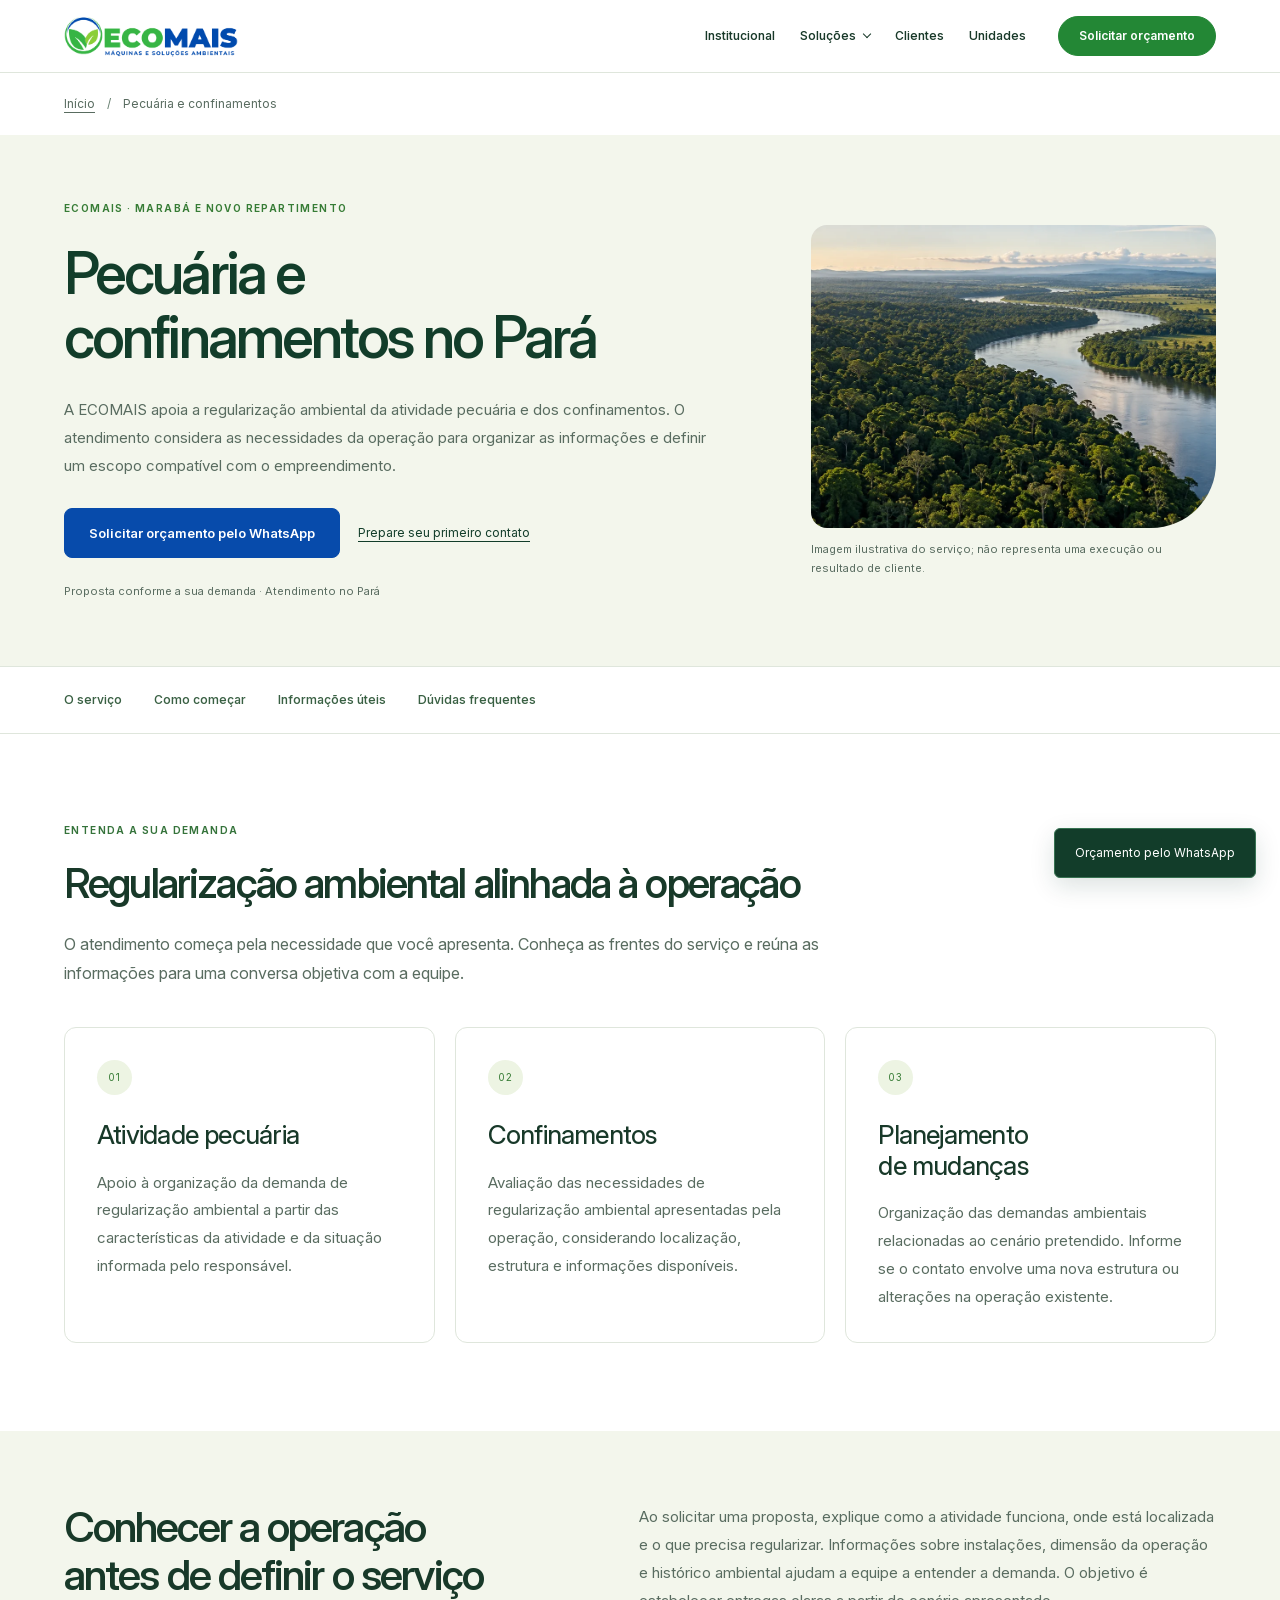
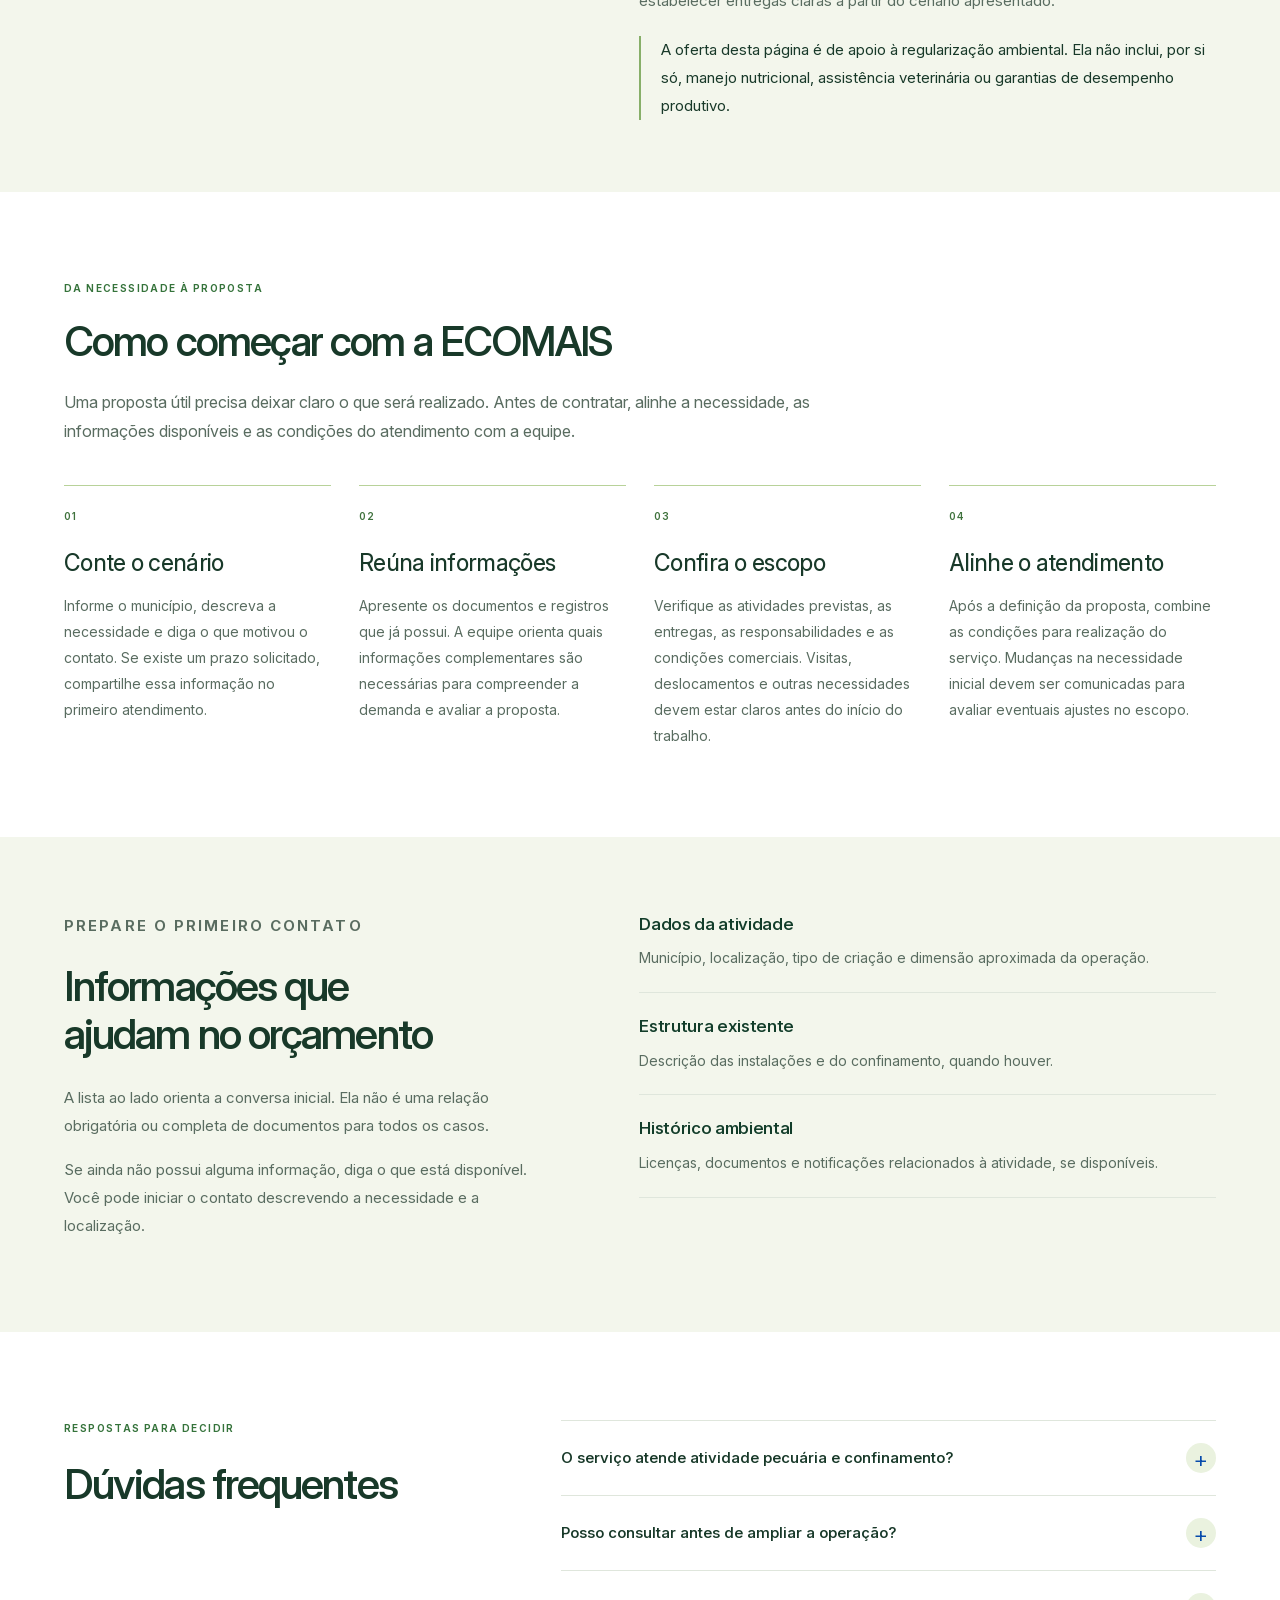
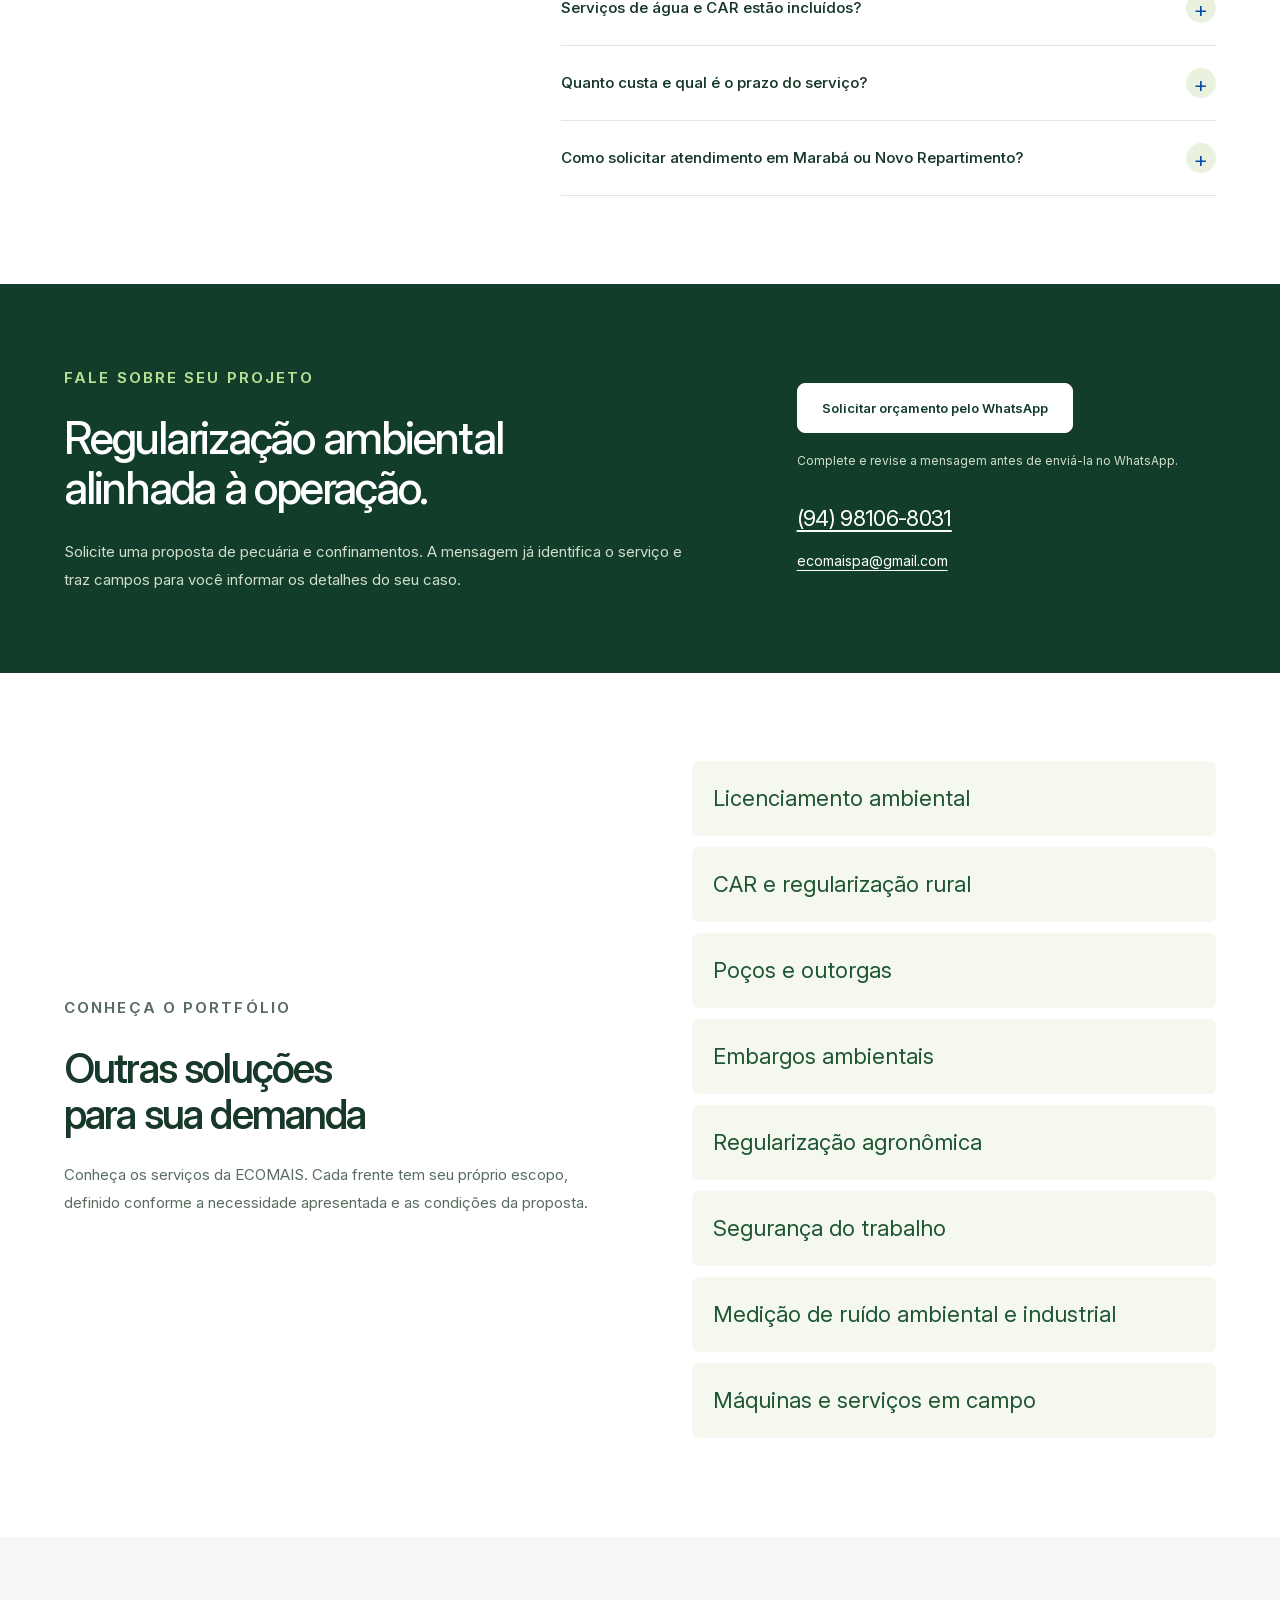
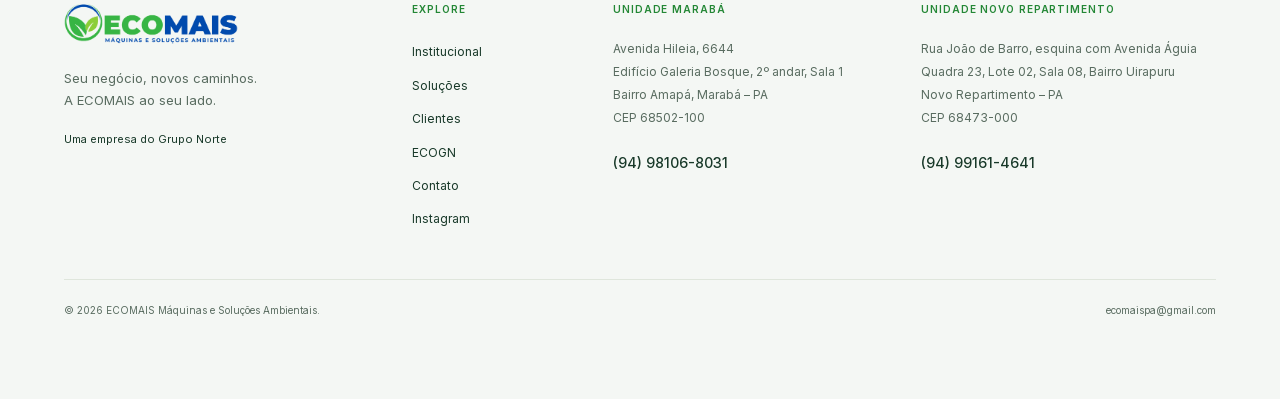
<file: pecuaria-confinamentos-para/index.html>
<!doctype html>
<html lang="pt-BR">
<head>
<meta charset="utf-8">
<meta name="viewport" content="width=device-width,initial-scale=1">
<meta name="theme-color" content="#103c2c">
<title>Pecuária e confinamentos no Pará | ECOMAIS</title>
<meta name="description" content="Pecuária e confinamentos no Pará com a ECOMAIS. Conheça o serviço, organize as informações da sua demanda e solicite uma proposta pelo WhatsApp.">
<meta name="robots" content="index,follow,max-image-preview:large">
<link rel="canonical" href="https://ecomaispa.com/pecuaria-confinamentos-para/">
<meta property="og:type" content="website">
<meta property="og:locale" content="pt_BR">
<meta property="og:site_name" content="ECOMAIS">
<meta property="og:title" content="Pecuária e confinamentos no Pará | ECOMAIS">
<meta property="og:description" content="Pecuária e confinamentos no Pará com a ECOMAIS. Conheça o serviço, organize as informações da sua demanda e solicite uma proposta pelo WhatsApp.">
<meta property="og:url" content="https://ecomaispa.com/pecuaria-confinamentos-para/">
<meta property="og:image" content="https://ecomaispa.com/assets/paisagem-ambiental-ecomais.webp">
<meta property="og:image:alt" content="Paisagem ilustrativa de área rural no entorno de um rio">
<meta name="twitter:card" content="summary_large_image">
<link rel="icon" href="/favicon.ico?v=ecomais-20261007" sizes="any">
<link rel="icon" type="image/png" sizes="32x32" href="/assets/favicon-ecomais-32.png">
<link rel="icon" type="image/png" sizes="192x192" href="/assets/favicon-ecomais-192.png">
<link rel="apple-touch-icon" sizes="180x180" href="/apple-touch-icon.png?v=ecomais-20261007">

<link rel="preload" href="/assets/fonts/inter-latin.woff2" as="font" type="font/woff2" crossorigin>
<link rel="stylesheet" href="/style.css?v=portfolio-20261111">
<link rel="stylesheet" href="/services.css?v=portfolio-20261111">
<script src="/app.js?v=operacoes-20261021" defer></script>
<script type="application/ld+json">{"@context":"https://schema.org","@graph":[{"@type":["ProfessionalService","Organization"],"@id":"https://ecomaispa.com/#empresa","name":"ECOMAIS Máquinas e Soluções Ambientais","alternateName":"ECOMAIS","url":"https://ecomaispa.com/","logo":"https://ecomaispa.com/assets/logo-ecomais-transparente.png","telephone":"+55 94 98106-8031","email":"ecomaispa@gmail.com","address":{"@type":"PostalAddress","addressLocality":"Marabá","addressRegion":"PA","addressCountry":"BR","streetAddress":"Avenida Hileia, 6644, Edifício Galeria Bosque, 2º andar, Sala 1, Bairro Amapá","postalCode":"68502-100"},"areaServed":[{"@type":"City","name":"Marabá"},{"@type":"State","name":"Pará"}],"sameAs":["https://www.instagram.com/ecomaispa/"],"knowsAbout":["Consultoria ambiental","Licenciamento ambiental","Regularização de propriedades rurais","Recursos hídricos e regularização de poços","Saúde e segurança do trabalho","Serviços com máquinas"],"parentOrganization":{"@type":"Organization","name":"Grupo Norte","url":"https://www.gruponortebr.com/"}},{"@type":"WebSite","@id":"https://ecomaispa.com/#website","url":"https://ecomaispa.com/","name":"ECOMAIS","inLanguage":"pt-BR","publisher":{"@id":"https://ecomaispa.com/#empresa"}},{"@type":"WebPage","@id":"https://ecomaispa.com/pecuaria-confinamentos-para/#pagina","url":"https://ecomaispa.com/pecuaria-confinamentos-para/","name":"Pecuária e confinamentos no Pará | ECOMAIS","description":"Pecuária e confinamentos no Pará com a ECOMAIS. Conheça o serviço, organize as informações da sua demanda e solicite uma proposta pelo WhatsApp.","inLanguage":"pt-BR","isPartOf":{"@id":"https://ecomaispa.com/#website"},"about":{"@id":"https://ecomaispa.com/pecuaria-confinamentos-para/#servico"},"mainEntity":{"@id":"https://ecomaispa.com/pecuaria-confinamentos-para/#servico"},"breadcrumb":{"@id":"https://ecomaispa.com/pecuaria-confinamentos-para/#breadcrumb"}},{"@type":"Service","@id":"https://ecomaispa.com/pecuaria-confinamentos-para/#servico","name":"Pecuária e confinamentos no Pará","serviceType":"Pecuária e confinamentos","url":"https://ecomaispa.com/pecuaria-confinamentos-para/","description":"Pecuária e confinamentos no Pará com a ECOMAIS. Conheça o serviço, organize as informações da sua demanda e solicite uma proposta pelo WhatsApp.","provider":{"@id":"https://ecomaispa.com/#empresa"},"areaServed":{"@type":"State","name":"Pará"}},{"@type":"BreadcrumbList","@id":"https://ecomaispa.com/pecuaria-confinamentos-para/#breadcrumb","itemListElement":[{"@type":"ListItem","position":1,"name":"Início","item":"https://ecomaispa.com/"},{"@type":"ListItem","position":2,"name":"Pecuária e confinamentos","item":"https://ecomaispa.com/pecuaria-confinamentos-para/"}]}]}</script>
<noscript><style>.menu-toggle{display:none}@media(max-width:900px){.header{position:static}.mobile-nav[hidden]{display:flex!important;position:static;max-height:none}}</style></noscript>
<link rel="stylesheet" href="/brand.css?v=20261112"></head>
<body class="service-page">
<a href="#conteudo" class="skip-link">Pular para o conteúdo</a>
<div class="group-bar"><div class="container"><a class="group-link" href="https://www.gruponortebr.com/" target="_blank" rel="noopener noreferrer">Uma empresa do <strong>Grupo Norte</strong> </a><span>Marabá & Novo Repartimento · Pará</span></div></div>
<header class="header"><div class="container header-inner"><a href="/#inicio" class="brand" aria-label="ECOMAIS — início"><svg viewBox="66 154 1869 444" role="img" aria-label="ECOMAIS Máquinas e Soluções Ambientais"><image href="/assets/logo-ecomais-transparente.png" width="2048" height="758"></image></svg></a><nav class="desktop-nav" aria-label="Navegação principal"><a href="/#ecomais">Institucional</a><details class="nav-services"><summary>Soluções</summary><div class="nav-services-list"><a href="/#solucoes">Todas as soluções</a><a href="/licenciamento-ambiental-para/">Licenciamento ambiental</a><a href="/retificacao-car-para/">CAR e regularização rural</a><a href="/outorga-pocos-para/">Poços e outorgas</a><a href="/embargos-ambientais-para/">Embargos ambientais</a><a href="/regularizacao-agronomica-para/">Regularização agronômica</a><a href="/pecuaria-confinamentos-para/">Pecuária e confinamentos</a><a href="/seguranca-trabalho-para/">Segurança do trabalho</a><a href="/medicao-ruido-para/">Medição de ruído ambiental e industrial</a><a href="/maquinas-servicos-campo-para/">Máquinas e serviços em campo</a></div></details><a href="/#clientes">Clientes</a><a href="/#unidades">Unidades</a></nav><a class="button small header-cta" href="#orcamento">Solicitar orçamento </a><button type="button" class="menu-toggle" aria-expanded="false" aria-controls="mobile-nav" aria-label="Abrir menu"><span></span><span></span></button></div><nav id="mobile-nav" class="mobile-nav" aria-label="Navegação pelo celular" hidden><a href="/#ecomais">Institucional</a><a href="/#solucoes">Todas as soluções</a><a href="/licenciamento-ambiental-para/">Licenciamento ambiental</a><a href="/retificacao-car-para/">CAR e regularização rural</a><a href="/outorga-pocos-para/">Poços e outorgas</a><a href="/embargos-ambientais-para/">Embargos ambientais</a><a href="/regularizacao-agronomica-para/">Regularização agronômica</a><a href="/pecuaria-confinamentos-para/">Pecuária e confinamentos</a><a href="/seguranca-trabalho-para/">Segurança do trabalho</a><a href="/medicao-ruido-para/">Medição de ruído ambiental e industrial</a><a href="/maquinas-servicos-campo-para/">Máquinas e serviços em campo</a><a href="/#clientes">Clientes</a><a href="/#unidades">Nossas unidades</a><a href="/contatos/">Fale com a ECOMAIS</a></nav></header>
<main id="conteudo" tabindex="-1">
<nav class="container breadcrumbs" aria-label="Caminho da página"><ol><li><a href="/">Início</a></li><li aria-current="page">Pecuária e confinamentos</li></ol></nav>
<section class="service-hero" aria-labelledby="titulo-servico"><div class="container service-hero-grid"><div><p class="eyebrow">ECOMAIS · MARABÁ E NOVO REPARTIMENTO</p><h1 id="titulo-servico">Pecuária e confinamentos no Pará</h1><p class="service-lead">A ECOMAIS apoia a regularização ambiental da atividade pecuária e dos confinamentos. O atendimento considera as necessidades da operação para organizar as informações e definir um escopo compatível com o empreendimento.</p><div class="service-actions"><a class="button" href="https://wa.me/5594981068031?text=Ol%C3%A1%2C%20ECOMAIS%21%20Quero%20um%20or%C3%A7amento%20para%20pecu%C3%A1ria%20e%20confinamentos.%20Munic%C3%ADpio%3A%20__.%20Tipo%20de%20opera%C3%A7%C3%A3o%3A%20__.%20Porte%20aproximado%3A%20__.%20Necessidade%20de%20regulariza%C3%A7%C3%A3o%3A%20__." target="_blank" rel="noopener noreferrer">Solicitar orçamento pelo WhatsApp</a><a href="#documentos">Prepare seu primeiro contato</a></div><p class="service-hero-note">Proposta conforme a sua demanda · Atendimento no Pará</p></div><figure class="service-photo"><img src="/assets/paisagem-ambiental-ecomais.webp" alt="Paisagem ilustrativa de área rural no entorno de um rio" width="1920" height="713" fetchpriority="high" decoding="async"><figcaption>Imagem ilustrativa do serviço; não representa uma execução ou resultado de cliente.</figcaption></figure></div></section>
<nav class="service-sections" aria-label="Nesta página"><div class="container"><a href="#quando-procurar">O serviço</a><a href="#como-funciona">Como começar</a><a href="#documentos">Informações úteis</a><a href="#duvidas">Dúvidas frequentes</a></div></nav>
<section class="container service-section" id="quando-procurar" aria-labelledby="quando-title"><div class="service-heading"><p class="eyebrow">ENTENDA A SUA DEMANDA</p><h2 id="quando-title">Regularização ambiental alinhada à operação</h2><p>O atendimento começa pela necessidade que você apresenta. Conheça as frentes do serviço e reúna as informações para uma conversa objetiva com a equipe.</p></div><div class="service-scenarios"><article><span class="service-number" aria-hidden="true">01</span><h3>Atividade pecuária</h3><p>Apoio à organização da demanda de regularização ambiental a partir das características da atividade e da situação informada pelo responsável.</p></article><article><span class="service-number" aria-hidden="true">02</span><h3>Confinamentos</h3><p>Avaliação das necessidades de regularização ambiental apresentadas pela operação, considerando localização, estrutura e informações disponíveis.</p></article><article><span class="service-number" aria-hidden="true">03</span><h3>Planejamento de mudanças</h3><p>Organização das demandas ambientais relacionadas ao cenário pretendido. Informe se o contato envolve uma nova estrutura ou alterações na operação existente.</p></article></div></section>
<section class="service-context"><div class="container service-context-grid"><h2>Conhecer a operação antes de definir o serviço</h2><div><p>Ao solicitar uma proposta, explique como a atividade funciona, onde está localizada e o que precisa regularizar. Informações sobre instalações, dimensão da operação e histórico ambiental ajudam a equipe a entender a demanda. O objetivo é estabelecer entregas claras a partir do cenário apresentado.</p><p class="service-callout">A oferta desta página é de apoio à regularização ambiental. Ela não inclui, por si só, manejo nutricional, assistência veterinária ou garantias de desempenho produtivo.</p></div></div></section>
<section class="container service-section" id="como-funciona" aria-labelledby="etapas-title"><div class="service-heading"><p class="eyebrow">DA NECESSIDADE À PROPOSTA</p><h2 id="etapas-title">Como começar com a ECOMAIS</h2><p>Uma proposta útil precisa deixar claro o que será realizado. Antes de contratar, alinhe a necessidade, as informações disponíveis e as condições do atendimento com a equipe.</p></div><ol class="service-process"><li><h3>Conte o cenário</h3><p>Informe o município, descreva a necessidade e diga o que motivou o contato. Se existe um prazo solicitado, compartilhe essa informação no primeiro atendimento.</p></li><li><h3>Reúna informações</h3><p>Apresente os documentos e registros que já possui. A equipe orienta quais informações complementares são necessárias para compreender a demanda e avaliar a proposta.</p></li><li><h3>Confira o escopo</h3><p>Verifique as atividades previstas, as entregas, as responsabilidades e as condições comerciais. Visitas, deslocamentos e outras necessidades devem estar claros antes do início do trabalho.</p></li><li><h3>Alinhe o atendimento</h3><p>Após a definição da proposta, combine as condições para realização do serviço. Mudanças na necessidade inicial devem ser comunicadas para avaliar eventuais ajustes no escopo.</p></li></ol></section>
<section class="service-documents" id="documentos" aria-labelledby="documentos-title"><div class="container service-documents-grid"><div><p class="eyebrow">PREPARE O PRIMEIRO CONTATO</p><h2 id="documentos-title">Informações que ajudam no orçamento</h2><p>A lista ao lado orienta a conversa inicial. Ela não é uma relação obrigatória ou completa de documentos para todos os casos.</p><p>Se ainda não possui alguma informação, diga o que está disponível. Você pode iniciar o contato descrevendo a necessidade e a localização.</p></div><ul><li><strong>Dados da atividade</strong><span>Município, localização, tipo de criação e dimensão aproximada da operação.</span></li><li><strong>Estrutura existente</strong><span>Descrição das instalações e do confinamento, quando houver.</span></li><li><strong>Histórico ambiental</strong><span>Licenças, documentos e notificações relacionados à atividade, se disponíveis.</span></li></ul></div></section>
<section class="container service-section service-faq" id="duvidas" aria-labelledby="duvidas-title"><div><p class="eyebrow">RESPOSTAS PARA DECIDIR</p><h2 id="duvidas-title">Dúvidas frequentes</h2></div><div class="faq-list"><details><summary>O serviço atende atividade pecuária e confinamento?</summary><p>Sim. A apresentação institucional da ECOMAIS contempla apoio à regularização ambiental dessas atividades, conforme as necessidades da operação.</p></details><details><summary>Posso consultar antes de ampliar a operação?</summary><p>Sim. Informe o cenário atual e a mudança pretendida para que a equipe avalie a demanda e delimite o apoio técnico na proposta.</p></details><details><summary>Serviços de água e CAR estão incluídos?</summary><p>Não automaticamente. Se houver demandas relacionadas, os serviços de poços, outorga ou CAR precisam ter seu escopo definido na proposta correspondente.</p></details><details><summary>Quanto custa e qual é o prazo do serviço?</summary><p>O valor e o prazo dependem da localização, das informações disponíveis e do trabalho necessário. A proposta deve esclarecer entregas, responsabilidades, condições de atendimento e prazos previstos. Envie os dados do seu caso para que a equipe avalie a demanda antes de informar as condições comerciais.</p></details><details><summary>Como solicitar atendimento em Marabá ou Novo Repartimento?</summary><p>Use o botão de orçamento e complete a mensagem com o município e a descrição da necessidade. A ECOMAIS possui unidades em Marabá e Novo Repartimento, com atendimento a demandas no Pará. As condições de deslocamento e de visita são avaliadas para cada proposta.</p></details></div></section>
<section class="service-budget" id="orcamento" aria-labelledby="orcamento-title"><div class="container service-budget-grid"><div><p class="eyebrow">FALE SOBRE SEU PROJETO</p><h2 id="orcamento-title">Regularização ambiental alinhada à operação.</h2><p>Solicite uma proposta de pecuária e confinamentos. A mensagem já identifica o serviço e traz campos para você informar os detalhes do seu caso.</p></div><div><a class="button" href="https://wa.me/5594981068031?text=Ol%C3%A1%2C%20ECOMAIS%21%20Quero%20um%20or%C3%A7amento%20para%20pecu%C3%A1ria%20e%20confinamentos.%20Munic%C3%ADpio%3A%20__.%20Tipo%20de%20opera%C3%A7%C3%A3o%3A%20__.%20Porte%20aproximado%3A%20__.%20Necessidade%20de%20regulariza%C3%A7%C3%A3o%3A%20__." target="_blank" rel="noopener noreferrer">Solicitar orçamento pelo WhatsApp</a><p>Complete e revise a mensagem antes de enviá-la no WhatsApp.</p><a class="service-phone" href="tel:+5594981068031">(94) 98106-8031</a><a class="service-email" href="mailto:ecomaispa@gmail.com">ecomaispa@gmail.com</a></div></div></section>
<section class="container service-section service-related" aria-labelledby="relacionados-title"><div><p class="eyebrow">CONHEÇA O PORTFÓLIO</p><h2 id="relacionados-title">Outras soluções para sua demanda</h2><p>Conheça os serviços da ECOMAIS. Cada frente tem seu próprio escopo, definido conforme a necessidade apresentada e as condições da proposta.</p></div><div><a href="/licenciamento-ambiental-para/"><span>Licenciamento ambiental</span></a><a href="/retificacao-car-para/"><span>CAR e regularização rural</span></a><a href="/outorga-pocos-para/"><span>Poços e outorgas</span></a><a href="/embargos-ambientais-para/"><span>Embargos ambientais</span></a><a href="/regularizacao-agronomica-para/"><span>Regularização agronômica</span></a><a href="/seguranca-trabalho-para/"><span>Segurança do trabalho</span></a><a href="/medicao-ruido-para/"><span>Medição de ruído ambiental e industrial</span></a><a href="/maquinas-servicos-campo-para/"><span>Máquinas e serviços em campo</span></a></div></section>
</main>
<footer><div class="container footer-top"><div class="footer-about"><a href="/#inicio" class="brand footer-brand" aria-label="ECOMAIS — início"><svg viewBox="66 154 1869 444" role="img" aria-label="ECOMAIS Máquinas e Soluções Ambientais"><image href="/assets/logo-ecomais-transparente.png" width="2048" height="758"></image></svg></a><p>Seu negócio, novos caminhos.<br>A ECOMAIS ao seu lado.</p><a class="footer-group" href="https://www.gruponortebr.com/" target="_blank" rel="noopener noreferrer">Uma empresa do Grupo Norte </a></div><div class="footer-column"><h3>Explore</h3><a href="/#ecomais">Institucional</a><a href="/#solucoes">Soluções</a><a href="/#clientes">Clientes</a><a href="/#ecogn">ECOGN</a><a href="/#orcamento">Contato</a><a href="https://www.instagram.com/ecomaispa/" target="_blank" rel="noopener noreferrer">Instagram </a></div><div class="footer-column"><h3>Unidade Marabá</h3><address>Avenida Hileia, 6644<br>Edifício Galeria Bosque, 2º andar, Sala 1<br>Bairro Amapá, Marabá – PA<br>CEP 68502-100</address><a class="footer-phone" href="tel:+5594981068031">(94) 98106-8031</a></div><div class="footer-column"><h3>Unidade Novo Repartimento</h3><address>Rua João de Barro, esquina com Avenida Águia<br>Quadra 23, Lote 02, Sala 08, Bairro Uirapuru<br>Novo Repartimento – PA<br>CEP 68473-000</address><a class="footer-phone" href="tel:+5594991614641">(94) 99161-4641</a></div></div><div class="container footer-bottom"><span>© <span id="year">2026</span> ECOMAIS Máquinas e Soluções Ambientais.</span><a href="mailto:ecomaispa@gmail.com">ecomaispa@gmail.com</a></div></footer>
<a class="whatsapp-float" href="https://wa.me/5594981068031?text=Ol%C3%A1%2C%20ECOMAIS%21%20Quero%20um%20or%C3%A7amento%20para%20pecu%C3%A1ria%20e%20confinamentos.%20Munic%C3%ADpio%3A%20__.%20Tipo%20de%20opera%C3%A7%C3%A3o%3A%20__.%20Porte%20aproximado%3A%20__.%20Necessidade%20de%20regulariza%C3%A7%C3%A3o%3A%20__." target="_blank" rel="noopener noreferrer" aria-label="Orçamento pelo WhatsApp: pecuária e confinamentos">Orçamento pelo WhatsApp </a>
</body>
</html>
</file>
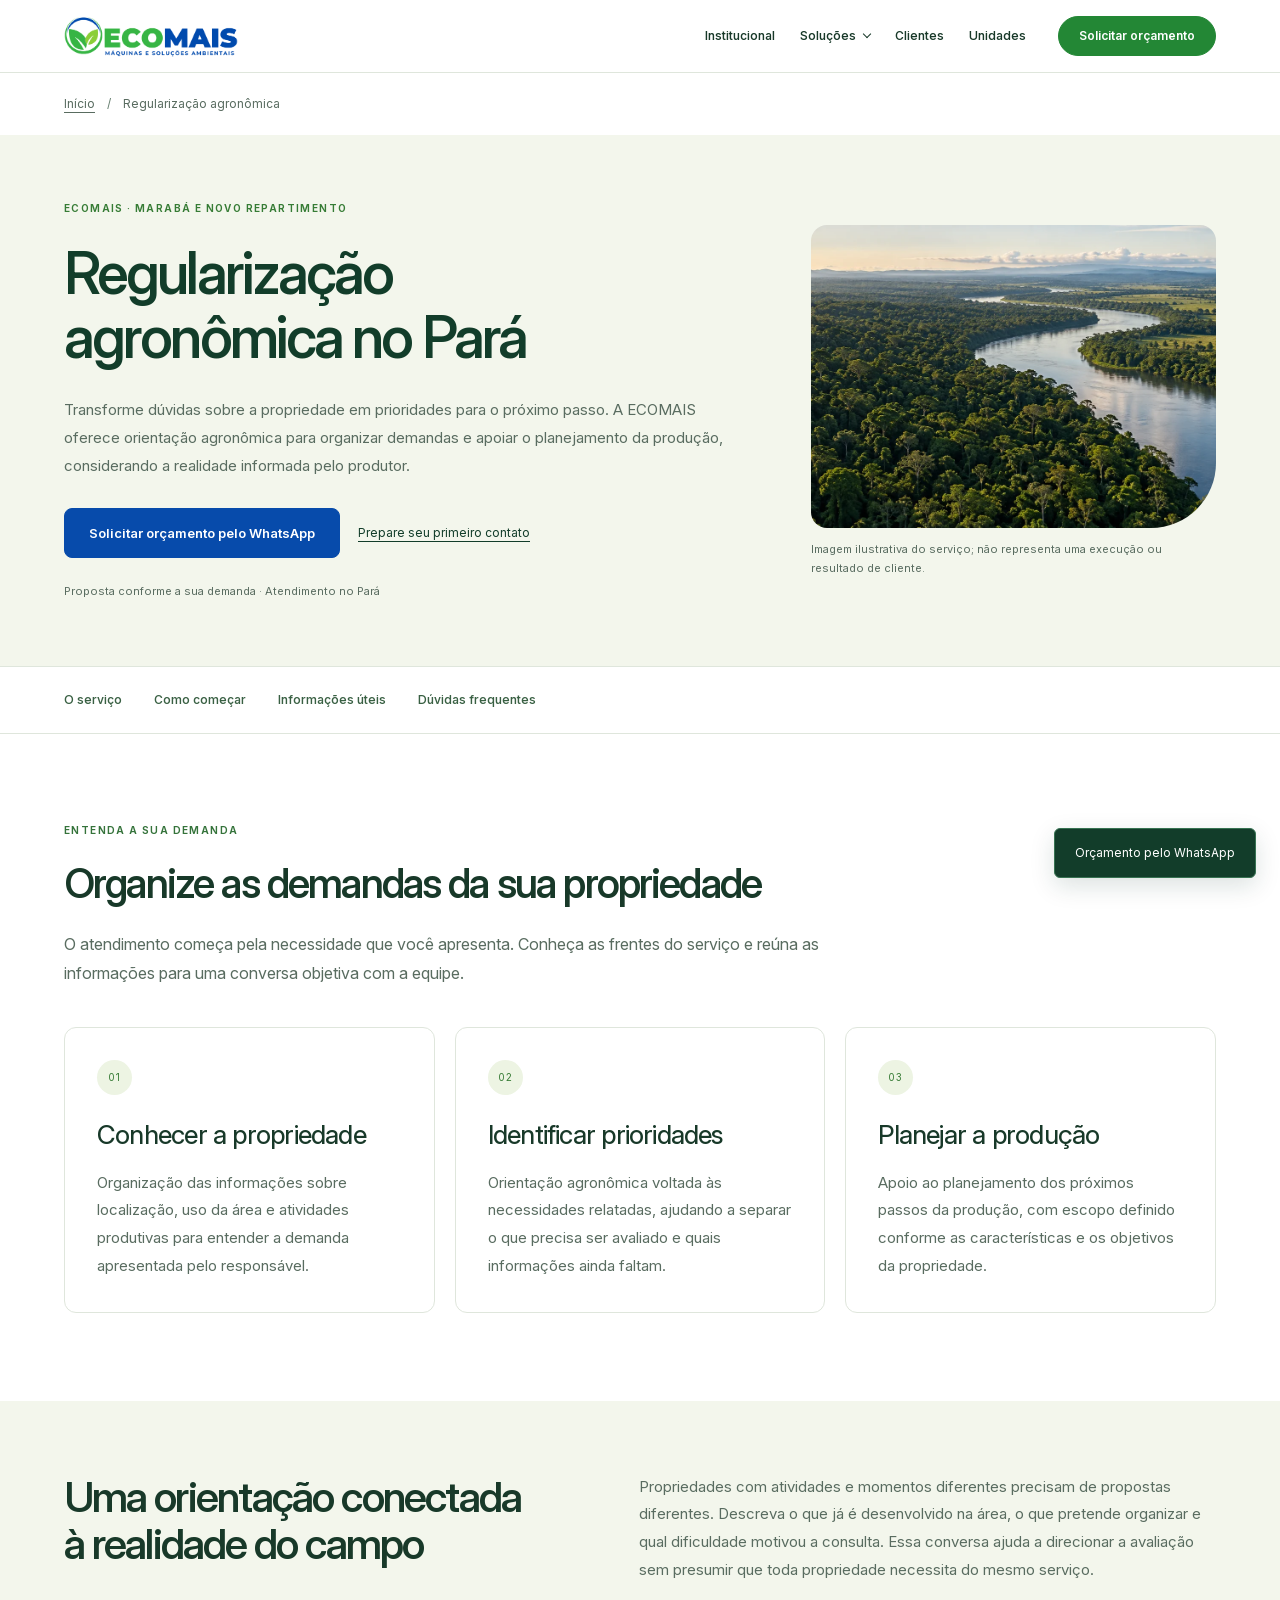
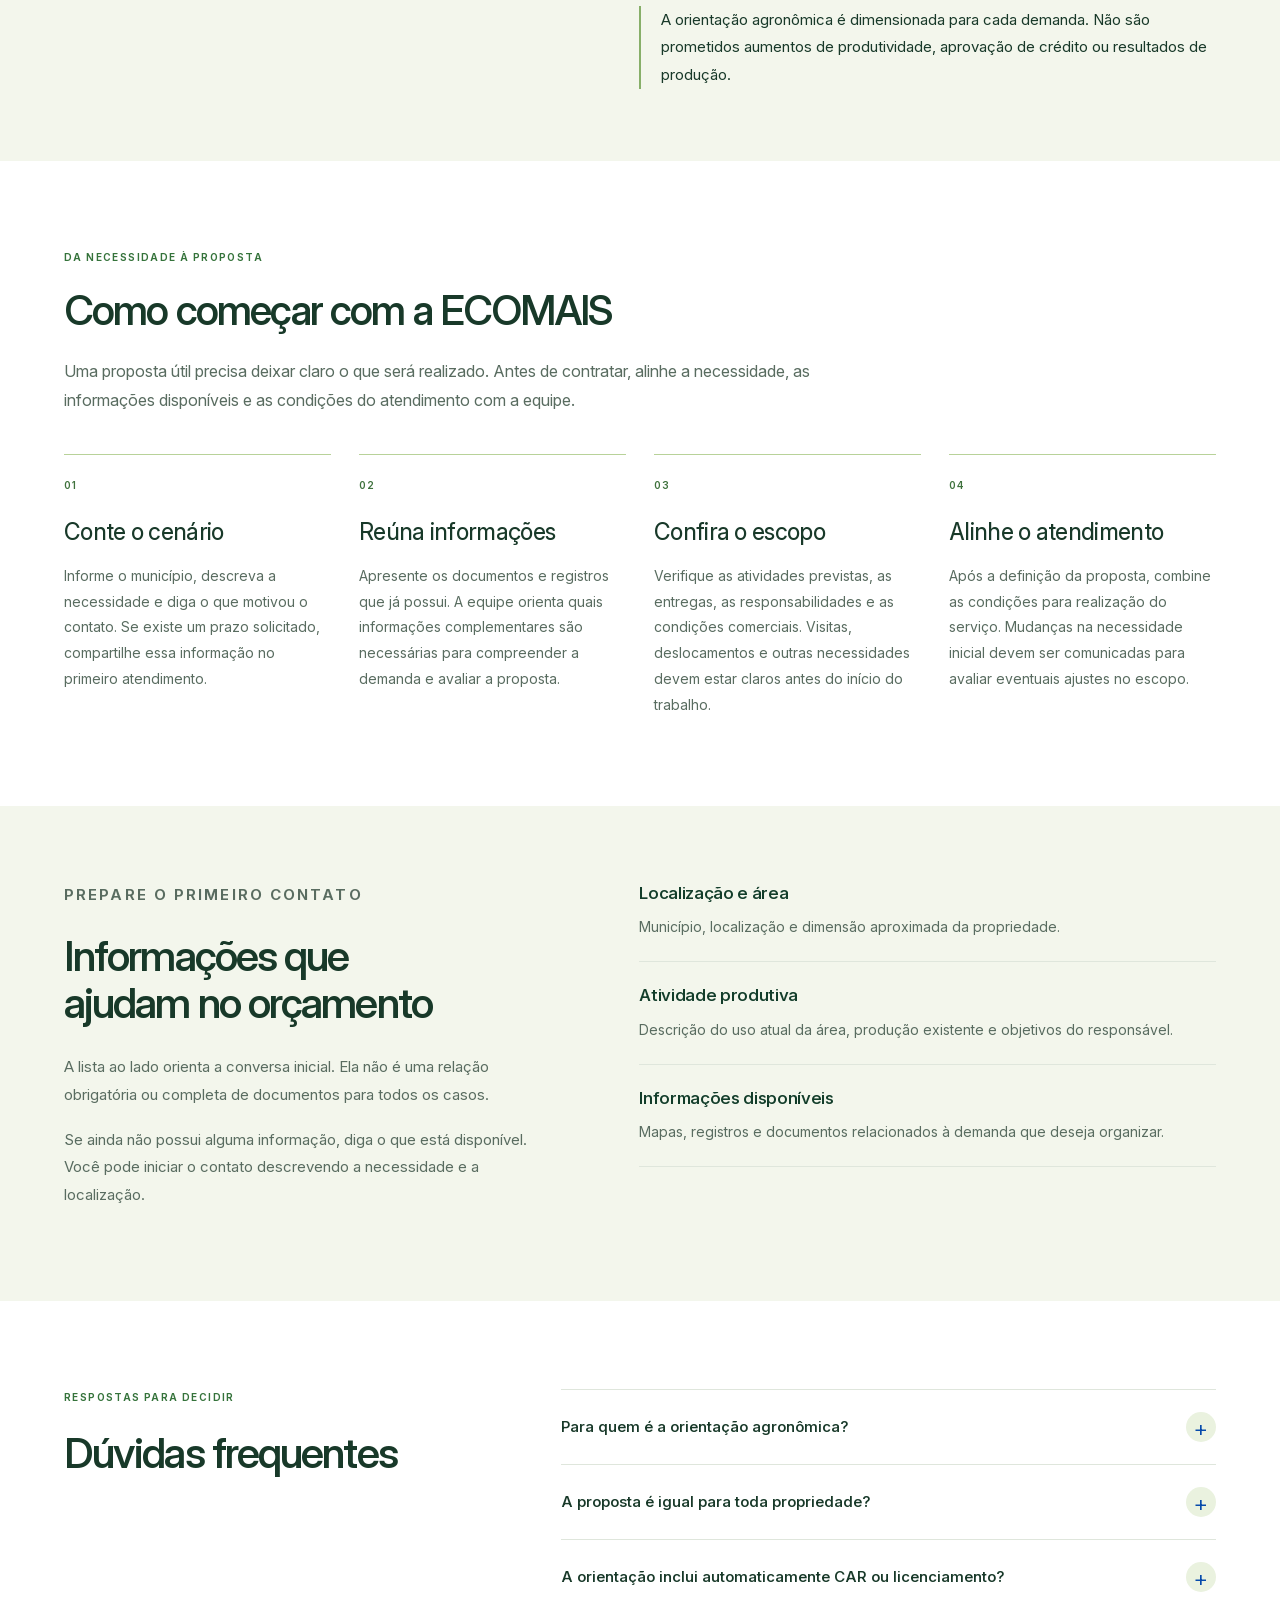
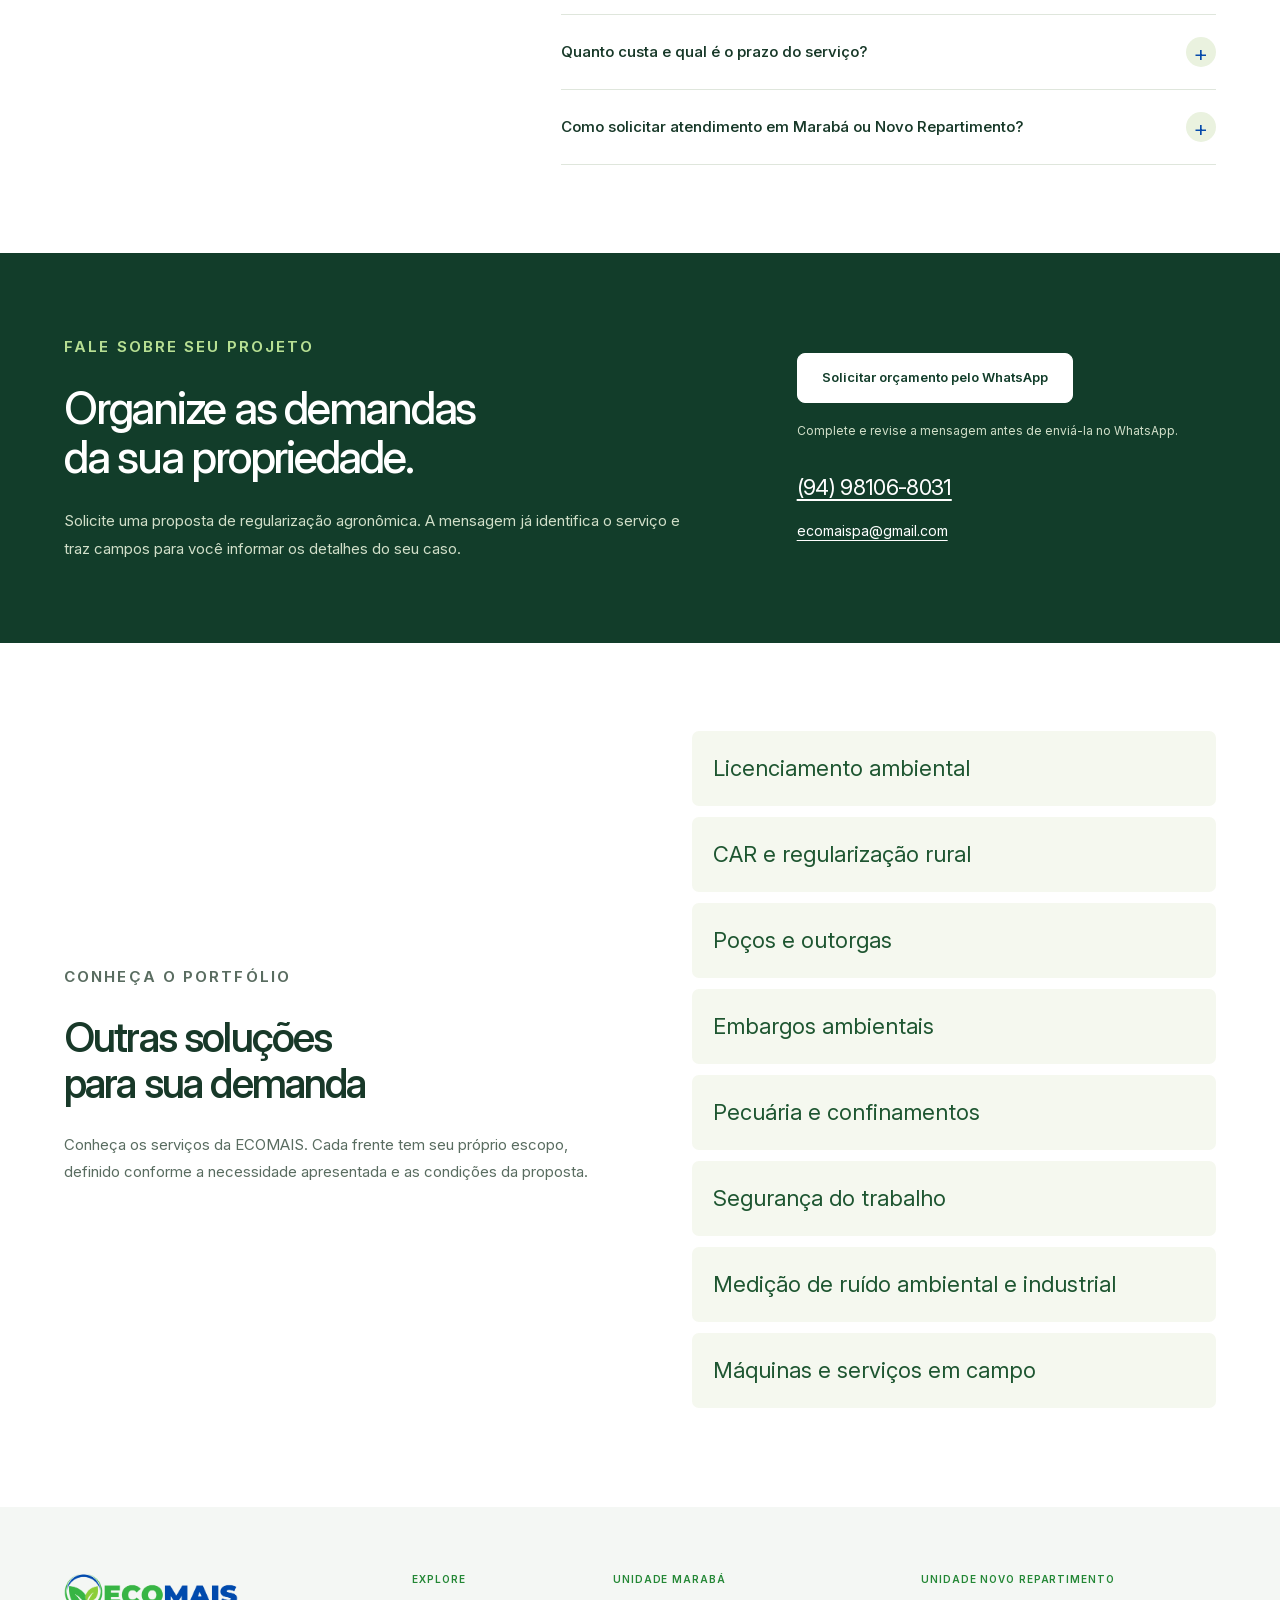
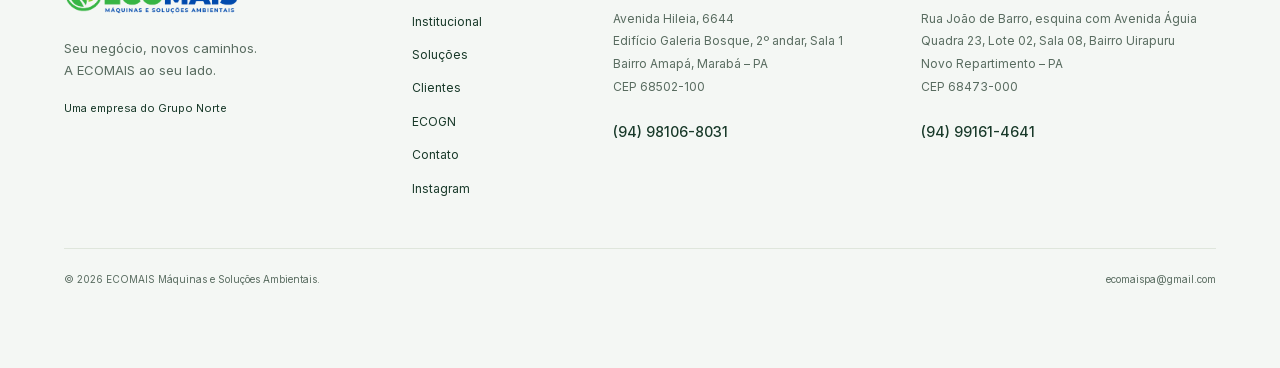
<file: regularizacao-agronomica-para/index.html>
<!doctype html>
<html lang="pt-BR">
<head>
<meta charset="utf-8">
<meta name="viewport" content="width=device-width,initial-scale=1">
<meta name="theme-color" content="#103c2c">
<title>Regularização agronômica no Pará | ECOMAIS</title>
<meta name="description" content="Regularização agronômica no Pará com a ECOMAIS. Conheça o serviço, organize as informações da sua demanda e solicite uma proposta pelo WhatsApp.">
<meta name="robots" content="index,follow,max-image-preview:large">
<link rel="canonical" href="https://ecomaispa.com/regularizacao-agronomica-para/">
<meta property="og:type" content="website">
<meta property="og:locale" content="pt_BR">
<meta property="og:site_name" content="ECOMAIS">
<meta property="og:title" content="Regularização agronômica no Pará | ECOMAIS">
<meta property="og:description" content="Regularização agronômica no Pará com a ECOMAIS. Conheça o serviço, organize as informações da sua demanda e solicite uma proposta pelo WhatsApp.">
<meta property="og:url" content="https://ecomaispa.com/regularizacao-agronomica-para/">
<meta property="og:image" content="https://ecomaispa.com/assets/paisagem-ambiental-ecomais.webp">
<meta property="og:image:alt" content="Áreas rurais e vegetação em paisagem ilustrativa">
<meta name="twitter:card" content="summary_large_image">
<link rel="icon" href="/favicon.ico?v=ecomais-20261007" sizes="any">
<link rel="icon" type="image/png" sizes="32x32" href="/assets/favicon-ecomais-32.png">
<link rel="icon" type="image/png" sizes="192x192" href="/assets/favicon-ecomais-192.png">
<link rel="apple-touch-icon" sizes="180x180" href="/apple-touch-icon.png?v=ecomais-20261007">

<link rel="preload" href="/assets/fonts/inter-latin.woff2" as="font" type="font/woff2" crossorigin>
<link rel="stylesheet" href="/style.css?v=portfolio-20261111">
<link rel="stylesheet" href="/services.css?v=portfolio-20261111">
<script src="/app.js?v=operacoes-20261021" defer></script>
<script type="application/ld+json">{"@context":"https://schema.org","@graph":[{"@type":["ProfessionalService","Organization"],"@id":"https://ecomaispa.com/#empresa","name":"ECOMAIS Máquinas e Soluções Ambientais","alternateName":"ECOMAIS","url":"https://ecomaispa.com/","logo":"https://ecomaispa.com/assets/logo-ecomais-transparente.png","telephone":"+55 94 98106-8031","email":"ecomaispa@gmail.com","address":{"@type":"PostalAddress","addressLocality":"Marabá","addressRegion":"PA","addressCountry":"BR","streetAddress":"Avenida Hileia, 6644, Edifício Galeria Bosque, 2º andar, Sala 1, Bairro Amapá","postalCode":"68502-100"},"areaServed":[{"@type":"City","name":"Marabá"},{"@type":"State","name":"Pará"}],"sameAs":["https://www.instagram.com/ecomaispa/"],"knowsAbout":["Consultoria ambiental","Licenciamento ambiental","Regularização de propriedades rurais","Recursos hídricos e regularização de poços","Saúde e segurança do trabalho","Serviços com máquinas"],"parentOrganization":{"@type":"Organization","name":"Grupo Norte","url":"https://www.gruponortebr.com/"}},{"@type":"WebSite","@id":"https://ecomaispa.com/#website","url":"https://ecomaispa.com/","name":"ECOMAIS","inLanguage":"pt-BR","publisher":{"@id":"https://ecomaispa.com/#empresa"}},{"@type":"WebPage","@id":"https://ecomaispa.com/regularizacao-agronomica-para/#pagina","url":"https://ecomaispa.com/regularizacao-agronomica-para/","name":"Regularização agronômica no Pará | ECOMAIS","description":"Regularização agronômica no Pará com a ECOMAIS. Conheça o serviço, organize as informações da sua demanda e solicite uma proposta pelo WhatsApp.","inLanguage":"pt-BR","isPartOf":{"@id":"https://ecomaispa.com/#website"},"about":{"@id":"https://ecomaispa.com/regularizacao-agronomica-para/#servico"},"mainEntity":{"@id":"https://ecomaispa.com/regularizacao-agronomica-para/#servico"},"breadcrumb":{"@id":"https://ecomaispa.com/regularizacao-agronomica-para/#breadcrumb"}},{"@type":"Service","@id":"https://ecomaispa.com/regularizacao-agronomica-para/#servico","name":"Regularização agronômica no Pará","serviceType":"Regularização agronômica","url":"https://ecomaispa.com/regularizacao-agronomica-para/","description":"Regularização agronômica no Pará com a ECOMAIS. Conheça o serviço, organize as informações da sua demanda e solicite uma proposta pelo WhatsApp.","provider":{"@id":"https://ecomaispa.com/#empresa"},"areaServed":{"@type":"State","name":"Pará"}},{"@type":"BreadcrumbList","@id":"https://ecomaispa.com/regularizacao-agronomica-para/#breadcrumb","itemListElement":[{"@type":"ListItem","position":1,"name":"Início","item":"https://ecomaispa.com/"},{"@type":"ListItem","position":2,"name":"Regularização agronômica","item":"https://ecomaispa.com/regularizacao-agronomica-para/"}]}]}</script>
<noscript><style>.menu-toggle{display:none}@media(max-width:900px){.header{position:static}.mobile-nav[hidden]{display:flex!important;position:static;max-height:none}}</style></noscript>
<link rel="stylesheet" href="/brand.css?v=20261112"></head>
<body class="service-page">
<a href="#conteudo" class="skip-link">Pular para o conteúdo</a>
<div class="group-bar"><div class="container"><a class="group-link" href="https://www.gruponortebr.com/" target="_blank" rel="noopener noreferrer">Uma empresa do <strong>Grupo Norte</strong> </a><span>Marabá & Novo Repartimento · Pará</span></div></div>
<header class="header"><div class="container header-inner"><a href="/#inicio" class="brand" aria-label="ECOMAIS — início"><svg viewBox="66 154 1869 444" role="img" aria-label="ECOMAIS Máquinas e Soluções Ambientais"><image href="/assets/logo-ecomais-transparente.png" width="2048" height="758"></image></svg></a><nav class="desktop-nav" aria-label="Navegação principal"><a href="/#ecomais">Institucional</a><details class="nav-services"><summary>Soluções</summary><div class="nav-services-list"><a href="/#solucoes">Todas as soluções</a><a href="/licenciamento-ambiental-para/">Licenciamento ambiental</a><a href="/retificacao-car-para/">CAR e regularização rural</a><a href="/outorga-pocos-para/">Poços e outorgas</a><a href="/embargos-ambientais-para/">Embargos ambientais</a><a href="/regularizacao-agronomica-para/">Regularização agronômica</a><a href="/pecuaria-confinamentos-para/">Pecuária e confinamentos</a><a href="/seguranca-trabalho-para/">Segurança do trabalho</a><a href="/medicao-ruido-para/">Medição de ruído ambiental e industrial</a><a href="/maquinas-servicos-campo-para/">Máquinas e serviços em campo</a></div></details><a href="/#clientes">Clientes</a><a href="/#unidades">Unidades</a></nav><a class="button small header-cta" href="#orcamento">Solicitar orçamento </a><button type="button" class="menu-toggle" aria-expanded="false" aria-controls="mobile-nav" aria-label="Abrir menu"><span></span><span></span></button></div><nav id="mobile-nav" class="mobile-nav" aria-label="Navegação pelo celular" hidden><a href="/#ecomais">Institucional</a><a href="/#solucoes">Todas as soluções</a><a href="/licenciamento-ambiental-para/">Licenciamento ambiental</a><a href="/retificacao-car-para/">CAR e regularização rural</a><a href="/outorga-pocos-para/">Poços e outorgas</a><a href="/embargos-ambientais-para/">Embargos ambientais</a><a href="/regularizacao-agronomica-para/">Regularização agronômica</a><a href="/pecuaria-confinamentos-para/">Pecuária e confinamentos</a><a href="/seguranca-trabalho-para/">Segurança do trabalho</a><a href="/medicao-ruido-para/">Medição de ruído ambiental e industrial</a><a href="/maquinas-servicos-campo-para/">Máquinas e serviços em campo</a><a href="/#clientes">Clientes</a><a href="/#unidades">Nossas unidades</a><a href="/contatos/">Fale com a ECOMAIS</a></nav></header>
<main id="conteudo" tabindex="-1">
<nav class="container breadcrumbs" aria-label="Caminho da página"><ol><li><a href="/">Início</a></li><li aria-current="page">Regularização agronômica</li></ol></nav>
<section class="service-hero" aria-labelledby="titulo-servico"><div class="container service-hero-grid"><div><p class="eyebrow">ECOMAIS · MARABÁ E NOVO REPARTIMENTO</p><h1 id="titulo-servico">Regularização agronômica no Pará</h1><p class="service-lead">Transforme dúvidas sobre a propriedade em prioridades para o próximo passo. A ECOMAIS oferece orientação agronômica para organizar demandas e apoiar o planejamento da produção, considerando a realidade informada pelo produtor.</p><div class="service-actions"><a class="button" href="https://wa.me/5594981068031?text=Ol%C3%A1%2C%20ECOMAIS%21%20Quero%20um%20or%C3%A7amento%20para%20regulariza%C3%A7%C3%A3o%20agron%C3%B4mica.%20Munic%C3%ADpio%3A%20__.%20Atividade%20produtiva%3A%20__.%20%C3%81rea%20aproximada%3A%20__.%20Principal%20necessidade%3A%20__." target="_blank" rel="noopener noreferrer">Solicitar orçamento pelo WhatsApp</a><a href="#documentos">Prepare seu primeiro contato</a></div><p class="service-hero-note">Proposta conforme a sua demanda · Atendimento no Pará</p></div><figure class="service-photo"><img src="/assets/paisagem-ambiental-ecomais.webp" alt="Áreas rurais e vegetação em paisagem ilustrativa" width="1920" height="713" fetchpriority="high" decoding="async"><figcaption>Imagem ilustrativa do serviço; não representa uma execução ou resultado de cliente.</figcaption></figure></div></section>
<nav class="service-sections" aria-label="Nesta página"><div class="container"><a href="#quando-procurar">O serviço</a><a href="#como-funciona">Como começar</a><a href="#documentos">Informações úteis</a><a href="#duvidas">Dúvidas frequentes</a></div></nav>
<section class="container service-section" id="quando-procurar" aria-labelledby="quando-title"><div class="service-heading"><p class="eyebrow">ENTENDA A SUA DEMANDA</p><h2 id="quando-title">Organize as demandas da sua propriedade</h2><p>O atendimento começa pela necessidade que você apresenta. Conheça as frentes do serviço e reúna as informações para uma conversa objetiva com a equipe.</p></div><div class="service-scenarios"><article><span class="service-number" aria-hidden="true">01</span><h3>Conhecer a propriedade</h3><p>Organização das informações sobre localização, uso da área e atividades produtivas para entender a demanda apresentada pelo responsável.</p></article><article><span class="service-number" aria-hidden="true">02</span><h3>Identificar prioridades</h3><p>Orientação agronômica voltada às necessidades relatadas, ajudando a separar o que precisa ser avaliado e quais informações ainda faltam.</p></article><article><span class="service-number" aria-hidden="true">03</span><h3>Planejar a produção</h3><p>Apoio ao planejamento dos próximos passos da produção, com escopo definido conforme as características e os objetivos da propriedade.</p></article></div></section>
<section class="service-context"><div class="container service-context-grid"><h2>Uma orientação conectada à realidade do campo</h2><div><p>Propriedades com atividades e momentos diferentes precisam de propostas diferentes. Descreva o que já é desenvolvido na área, o que pretende organizar e qual dificuldade motivou a consulta. Essa conversa ajuda a direcionar a avaliação sem presumir que toda propriedade necessita do mesmo serviço.</p><p class="service-callout">A orientação agronômica é dimensionada para cada demanda. Não são prometidos aumentos de produtividade, aprovação de crédito ou resultados de produção.</p></div></div></section>
<section class="container service-section" id="como-funciona" aria-labelledby="etapas-title"><div class="service-heading"><p class="eyebrow">DA NECESSIDADE À PROPOSTA</p><h2 id="etapas-title">Como começar com a ECOMAIS</h2><p>Uma proposta útil precisa deixar claro o que será realizado. Antes de contratar, alinhe a necessidade, as informações disponíveis e as condições do atendimento com a equipe.</p></div><ol class="service-process"><li><h3>Conte o cenário</h3><p>Informe o município, descreva a necessidade e diga o que motivou o contato. Se existe um prazo solicitado, compartilhe essa informação no primeiro atendimento.</p></li><li><h3>Reúna informações</h3><p>Apresente os documentos e registros que já possui. A equipe orienta quais informações complementares são necessárias para compreender a demanda e avaliar a proposta.</p></li><li><h3>Confira o escopo</h3><p>Verifique as atividades previstas, as entregas, as responsabilidades e as condições comerciais. Visitas, deslocamentos e outras necessidades devem estar claros antes do início do trabalho.</p></li><li><h3>Alinhe o atendimento</h3><p>Após a definição da proposta, combine as condições para realização do serviço. Mudanças na necessidade inicial devem ser comunicadas para avaliar eventuais ajustes no escopo.</p></li></ol></section>
<section class="service-documents" id="documentos" aria-labelledby="documentos-title"><div class="container service-documents-grid"><div><p class="eyebrow">PREPARE O PRIMEIRO CONTATO</p><h2 id="documentos-title">Informações que ajudam no orçamento</h2><p>A lista ao lado orienta a conversa inicial. Ela não é uma relação obrigatória ou completa de documentos para todos os casos.</p><p>Se ainda não possui alguma informação, diga o que está disponível. Você pode iniciar o contato descrevendo a necessidade e a localização.</p></div><ul><li><strong>Localização e área</strong><span>Município, localização e dimensão aproximada da propriedade.</span></li><li><strong>Atividade produtiva</strong><span>Descrição do uso atual da área, produção existente e objetivos do responsável.</span></li><li><strong>Informações disponíveis</strong><span>Mapas, registros e documentos relacionados à demanda que deseja organizar.</span></li></ul></div></section>
<section class="container service-section service-faq" id="duvidas" aria-labelledby="duvidas-title"><div><p class="eyebrow">RESPOSTAS PARA DECIDIR</p><h2 id="duvidas-title">Dúvidas frequentes</h2></div><div class="faq-list"><details><summary>Para quem é a orientação agronômica?</summary><p>Para produtores e responsáveis por propriedades que precisam organizar demandas e planejar os próximos passos da produção. O atendimento parte da necessidade relatada.</p></details><details><summary>A proposta é igual para toda propriedade?</summary><p>Não. A atividade, a localização, as informações disponíveis e os objetivos do produtor orientam a definição do escopo e das entregas.</p></details><details><summary>A orientação inclui automaticamente CAR ou licenciamento?</summary><p>Não. Esses serviços possuem escopos próprios. Caso a conversa identifique demandas relacionadas, elas devem ser avaliadas e especificadas na proposta.</p></details><details><summary>Quanto custa e qual é o prazo do serviço?</summary><p>O valor e o prazo dependem da localização, das informações disponíveis e do trabalho necessário. A proposta deve esclarecer entregas, responsabilidades, condições de atendimento e prazos previstos. Envie os dados do seu caso para que a equipe avalie a demanda antes de informar as condições comerciais.</p></details><details><summary>Como solicitar atendimento em Marabá ou Novo Repartimento?</summary><p>Use o botão de orçamento e complete a mensagem com o município e a descrição da necessidade. A ECOMAIS possui unidades em Marabá e Novo Repartimento, com atendimento a demandas no Pará. As condições de deslocamento e de visita são avaliadas para cada proposta.</p></details></div></section>
<section class="service-budget" id="orcamento" aria-labelledby="orcamento-title"><div class="container service-budget-grid"><div><p class="eyebrow">FALE SOBRE SEU PROJETO</p><h2 id="orcamento-title">Organize as demandas da sua propriedade.</h2><p>Solicite uma proposta de regularização agronômica. A mensagem já identifica o serviço e traz campos para você informar os detalhes do seu caso.</p></div><div><a class="button" href="https://wa.me/5594981068031?text=Ol%C3%A1%2C%20ECOMAIS%21%20Quero%20um%20or%C3%A7amento%20para%20regulariza%C3%A7%C3%A3o%20agron%C3%B4mica.%20Munic%C3%ADpio%3A%20__.%20Atividade%20produtiva%3A%20__.%20%C3%81rea%20aproximada%3A%20__.%20Principal%20necessidade%3A%20__." target="_blank" rel="noopener noreferrer">Solicitar orçamento pelo WhatsApp</a><p>Complete e revise a mensagem antes de enviá-la no WhatsApp.</p><a class="service-phone" href="tel:+5594981068031">(94) 98106-8031</a><a class="service-email" href="mailto:ecomaispa@gmail.com">ecomaispa@gmail.com</a></div></div></section>
<section class="container service-section service-related" aria-labelledby="relacionados-title"><div><p class="eyebrow">CONHEÇA O PORTFÓLIO</p><h2 id="relacionados-title">Outras soluções para sua demanda</h2><p>Conheça os serviços da ECOMAIS. Cada frente tem seu próprio escopo, definido conforme a necessidade apresentada e as condições da proposta.</p></div><div><a href="/licenciamento-ambiental-para/"><span>Licenciamento ambiental</span></a><a href="/retificacao-car-para/"><span>CAR e regularização rural</span></a><a href="/outorga-pocos-para/"><span>Poços e outorgas</span></a><a href="/embargos-ambientais-para/"><span>Embargos ambientais</span></a><a href="/pecuaria-confinamentos-para/"><span>Pecuária e confinamentos</span></a><a href="/seguranca-trabalho-para/"><span>Segurança do trabalho</span></a><a href="/medicao-ruido-para/"><span>Medição de ruído ambiental e industrial</span></a><a href="/maquinas-servicos-campo-para/"><span>Máquinas e serviços em campo</span></a></div></section>
</main>
<footer><div class="container footer-top"><div class="footer-about"><a href="/#inicio" class="brand footer-brand" aria-label="ECOMAIS — início"><svg viewBox="66 154 1869 444" role="img" aria-label="ECOMAIS Máquinas e Soluções Ambientais"><image href="/assets/logo-ecomais-transparente.png" width="2048" height="758"></image></svg></a><p>Seu negócio, novos caminhos.<br>A ECOMAIS ao seu lado.</p><a class="footer-group" href="https://www.gruponortebr.com/" target="_blank" rel="noopener noreferrer">Uma empresa do Grupo Norte </a></div><div class="footer-column"><h3>Explore</h3><a href="/#ecomais">Institucional</a><a href="/#solucoes">Soluções</a><a href="/#clientes">Clientes</a><a href="/#ecogn">ECOGN</a><a href="/#orcamento">Contato</a><a href="https://www.instagram.com/ecomaispa/" target="_blank" rel="noopener noreferrer">Instagram </a></div><div class="footer-column"><h3>Unidade Marabá</h3><address>Avenida Hileia, 6644<br>Edifício Galeria Bosque, 2º andar, Sala 1<br>Bairro Amapá, Marabá – PA<br>CEP 68502-100</address><a class="footer-phone" href="tel:+5594981068031">(94) 98106-8031</a></div><div class="footer-column"><h3>Unidade Novo Repartimento</h3><address>Rua João de Barro, esquina com Avenida Águia<br>Quadra 23, Lote 02, Sala 08, Bairro Uirapuru<br>Novo Repartimento – PA<br>CEP 68473-000</address><a class="footer-phone" href="tel:+5594991614641">(94) 99161-4641</a></div></div><div class="container footer-bottom"><span>© <span id="year">2026</span> ECOMAIS Máquinas e Soluções Ambientais.</span><a href="mailto:ecomaispa@gmail.com">ecomaispa@gmail.com</a></div></footer>
<a class="whatsapp-float" href="https://wa.me/5594981068031?text=Ol%C3%A1%2C%20ECOMAIS%21%20Quero%20um%20or%C3%A7amento%20para%20regulariza%C3%A7%C3%A3o%20agron%C3%B4mica.%20Munic%C3%ADpio%3A%20__.%20Atividade%20produtiva%3A%20__.%20%C3%81rea%20aproximada%3A%20__.%20Principal%20necessidade%3A%20__." target="_blank" rel="noopener noreferrer" aria-label="Orçamento pelo WhatsApp: regularização agronômica">Orçamento pelo WhatsApp </a>
</body>
</html>
</file>
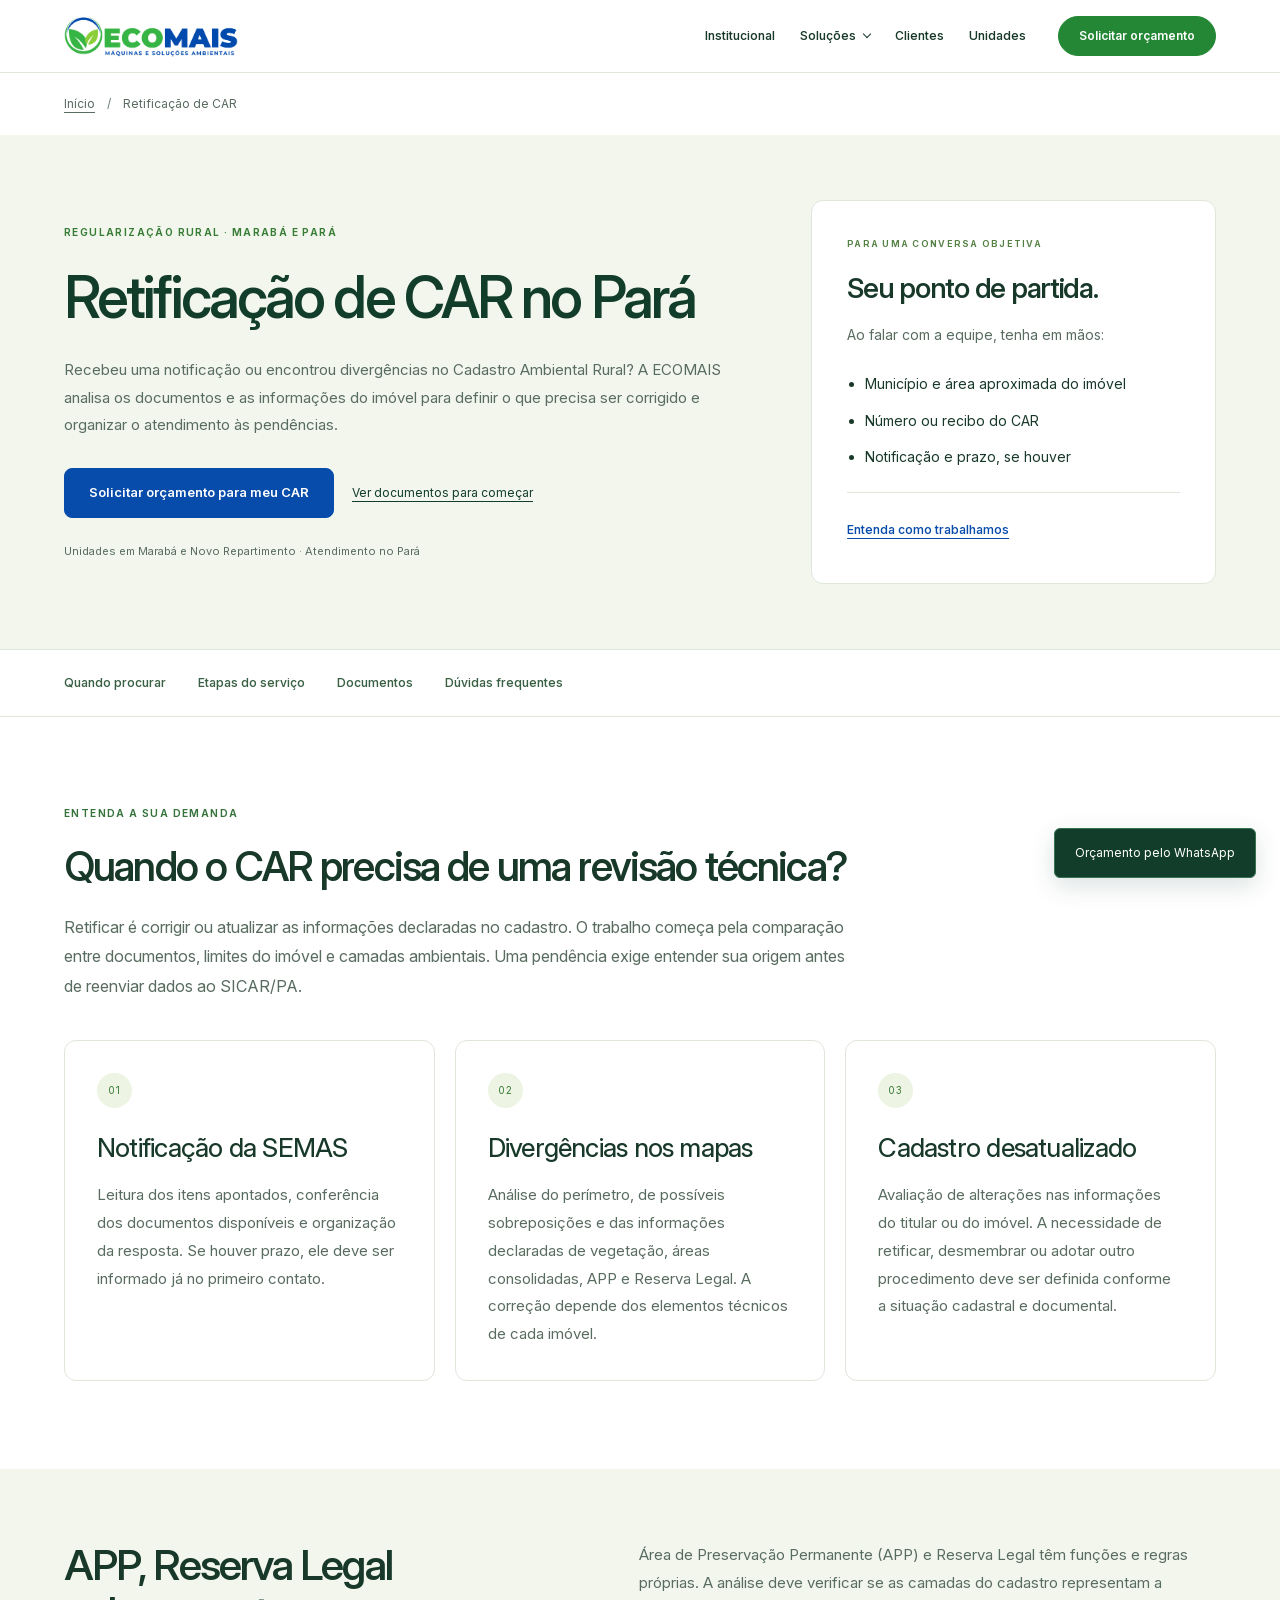
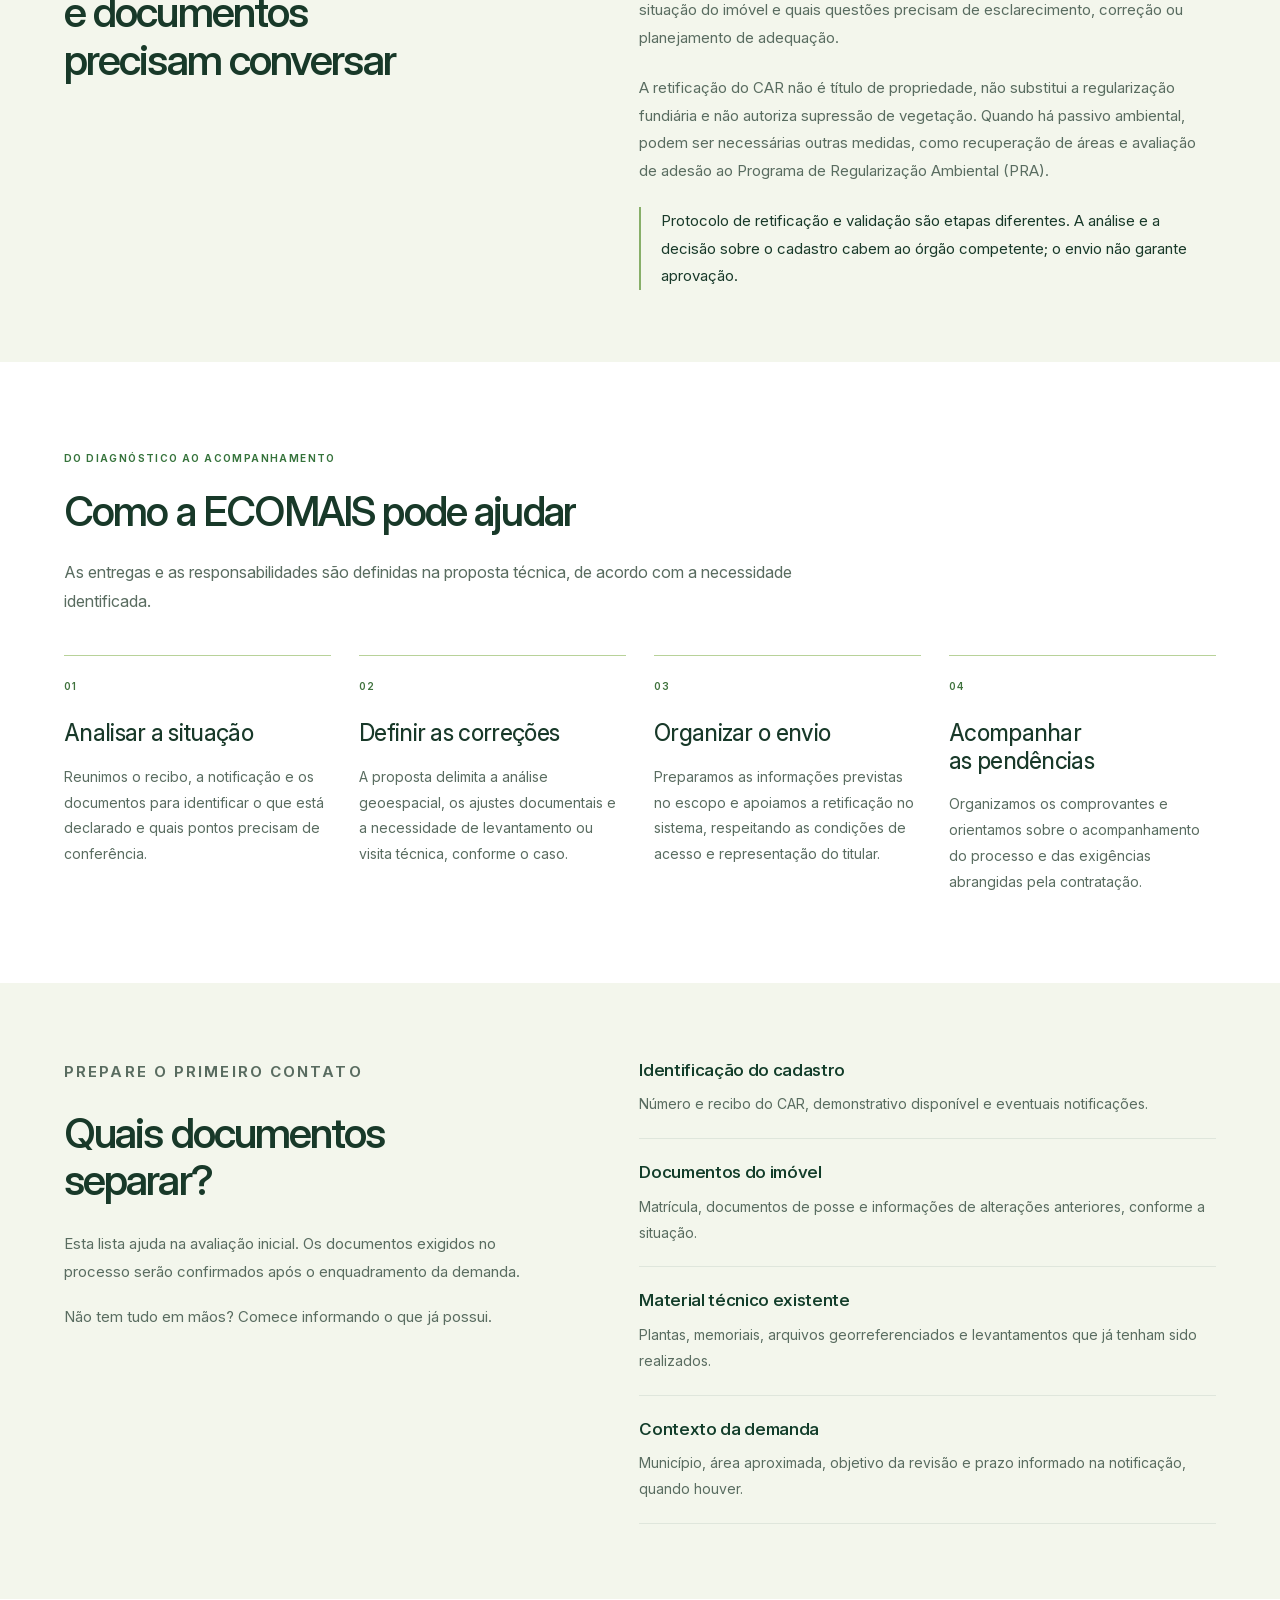
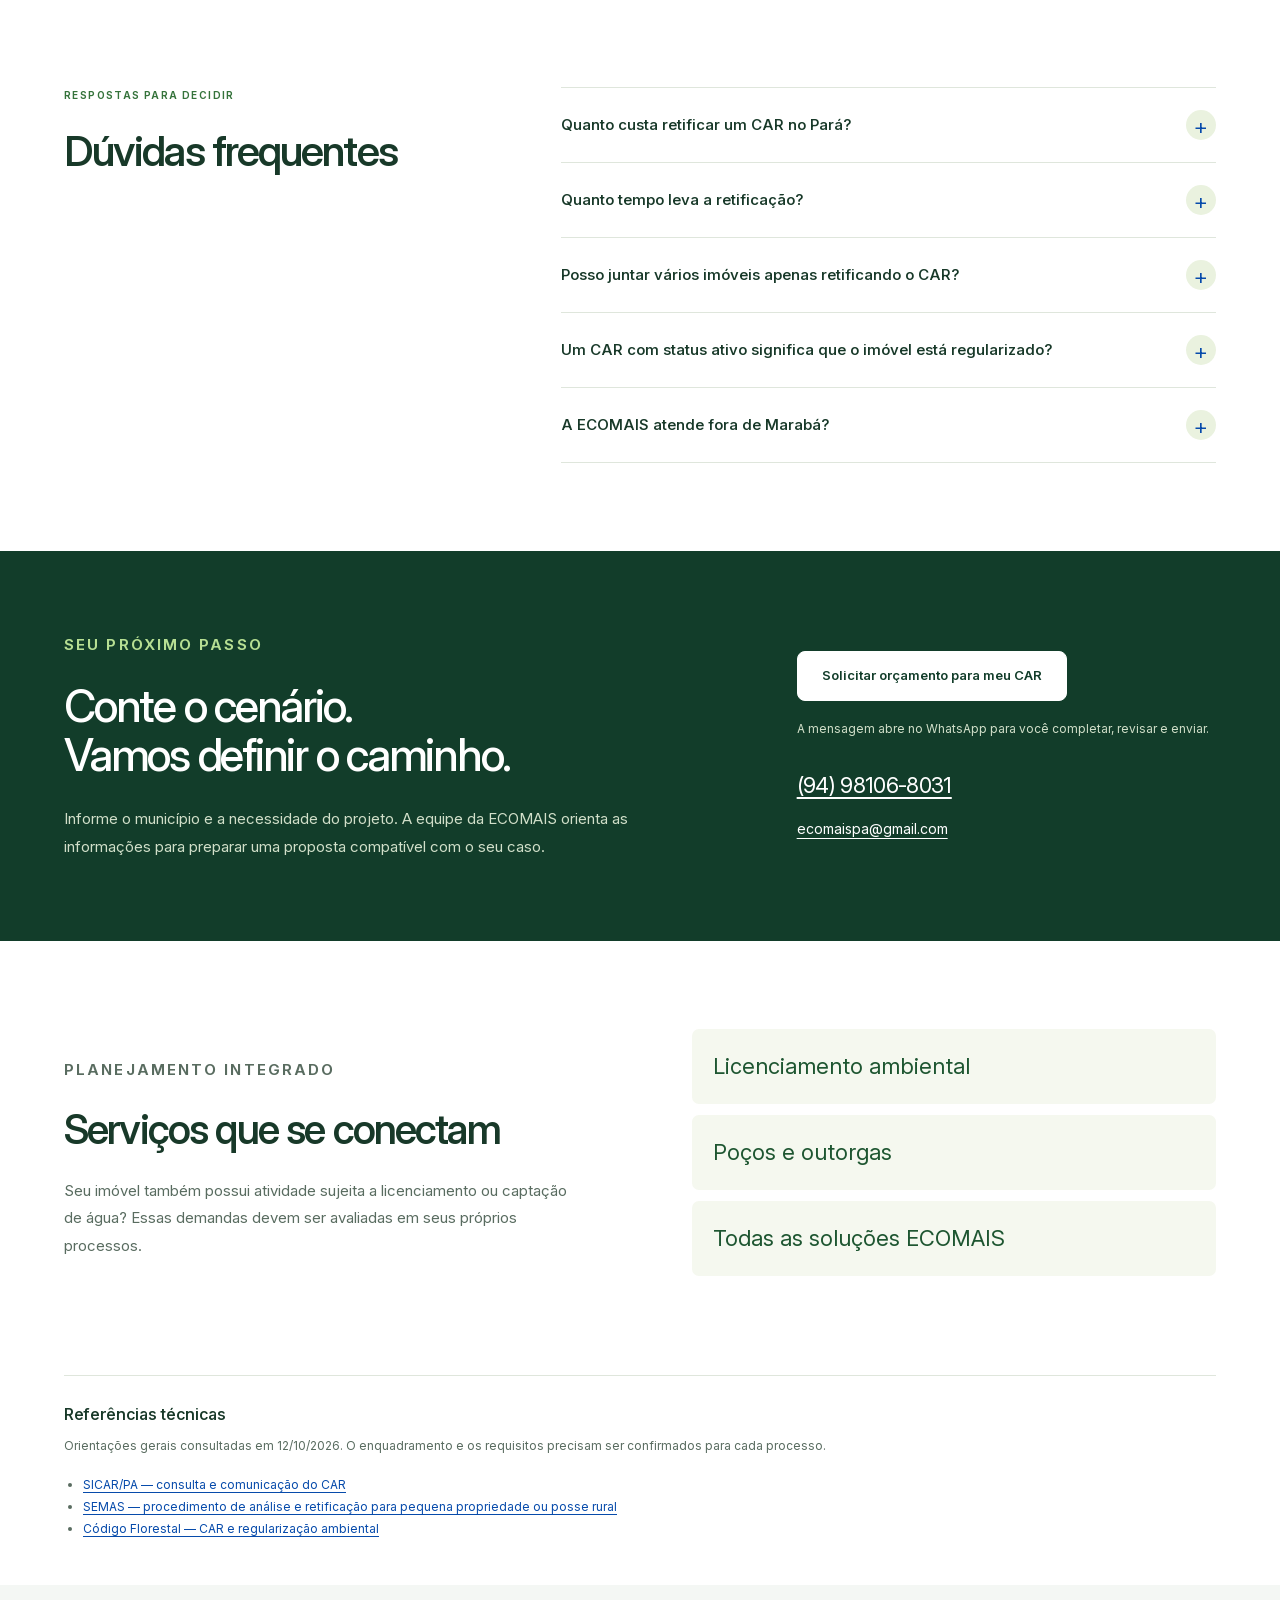
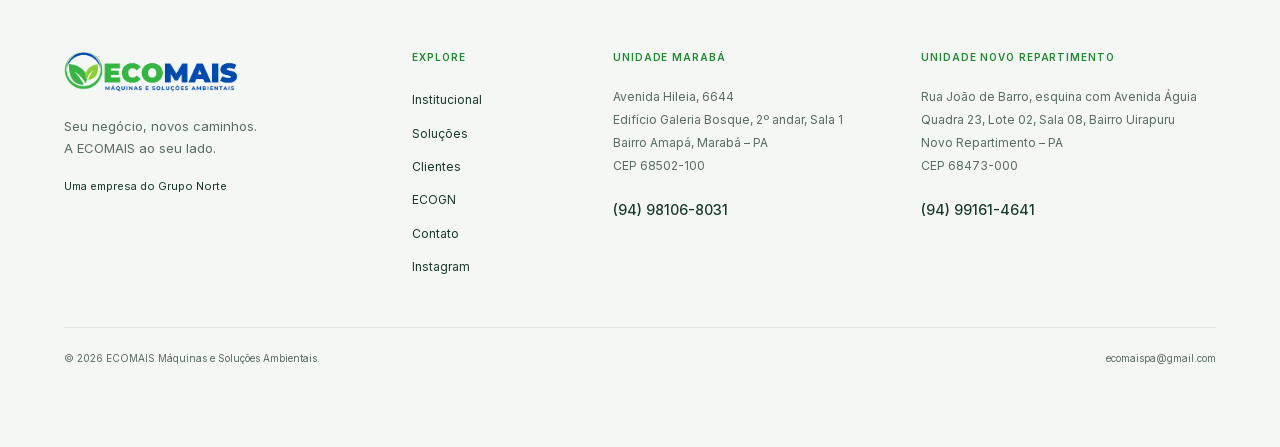
<file: retificacao-car-para/index.html>
<!doctype html>
<html lang="pt-BR">
<head>
<meta charset="utf-8">
<meta name="viewport" content="width=device-width,initial-scale=1">
<meta name="theme-color" content="#103c2c">
<title>Retificação de CAR no Pará | ECOMAIS Marabá</title>
<meta name="description" content="Retificação de CAR no Pará: análise de pendências, mapas, APP e Reserva Legal. A ECOMAIS, em Marabá, avalia seu imóvel. Solicite um orçamento.">
<meta name="robots" content="index,follow,max-image-preview:large">
<link rel="canonical" href="https://ecomaispa.com/retificacao-car-para/">
<meta property="og:type" content="website">
<meta property="og:locale" content="pt_BR">
<meta property="og:site_name" content="ECOMAIS">
<meta property="og:title" content="Retificação de CAR no Pará | ECOMAIS Marabá">
<meta property="og:description" content="Retificação de CAR no Pará: análise de pendências, mapas, APP e Reserva Legal. A ECOMAIS, em Marabá, avalia seu imóvel. Solicite um orçamento.">
<meta property="og:url" content="https://ecomaispa.com/retificacao-car-para/">
<meta property="og:image" content="https://ecomaispa.com/assets/hero-larissa-consultoria-ambiental.webp">
<meta property="og:image:alt" content="ECOMAIS — consultoria ambiental em Marabá e no Pará">
<meta name="twitter:card" content="summary_large_image">
<link rel="icon" href="/favicon.ico?v=ecomais-20261007" sizes="any">
<link rel="icon" type="image/png" sizes="32x32" href="/assets/favicon-ecomais-32.png">
<link rel="icon" type="image/png" sizes="192x192" href="/assets/favicon-ecomais-192.png">
<link rel="apple-touch-icon" sizes="180x180" href="/apple-touch-icon.png?v=ecomais-20261007">

<link rel="preload" href="/assets/fonts/inter-latin.woff2" as="font" type="font/woff2" crossorigin>
<link rel="stylesheet" href="/style.css?v=portfolio-20261111">
<link rel="stylesheet" href="/services.css?v=portfolio-20261111">
<script src="/app.js?v=operacoes-20261021" defer></script>
<script type="application/ld+json">{"@context":"https://schema.org","@graph":[{"@type":["ProfessionalService","Organization"],"@id":"https://ecomaispa.com/#empresa","name":"ECOMAIS Máquinas e Soluções Ambientais","alternateName":"ECOMAIS","url":"https://ecomaispa.com/","logo":"https://ecomaispa.com/assets/logo-ecomais-transparente.png","telephone":"+55 94 98106-8031","email":"ecomaispa@gmail.com","address":{"@type":"PostalAddress","addressLocality":"Marabá","addressRegion":"PA","addressCountry":"BR","streetAddress":"Avenida Hileia, 6644, Edifício Galeria Bosque, 2º andar, Sala 1, Bairro Amapá","postalCode":"68502-100"},"areaServed":[{"@type":"City","name":"Marabá"},{"@type":"State","name":"Pará"}],"sameAs":["https://www.instagram.com/ecomaispa/"],"knowsAbout":["Consultoria ambiental","Licenciamento ambiental","Regularização de propriedades rurais","Recursos hídricos e regularização de poços","Saúde e segurança do trabalho","Serviços com máquinas"],"parentOrganization":{"@type":"Organization","name":"Grupo Norte","url":"https://www.gruponortebr.com/"}},{"@type":"WebSite","@id":"https://ecomaispa.com/#website","url":"https://ecomaispa.com/","name":"ECOMAIS","inLanguage":"pt-BR","publisher":{"@id":"https://ecomaispa.com/#empresa"}},{"@type":"WebPage","@id":"https://ecomaispa.com/retificacao-car-para/#pagina","url":"https://ecomaispa.com/retificacao-car-para/","name":"Retificação de CAR no Pará | ECOMAIS Marabá","description":"Retificação de CAR no Pará: análise de pendências, mapas, APP e Reserva Legal. A ECOMAIS, em Marabá, avalia seu imóvel. Solicite um orçamento.","inLanguage":"pt-BR","isPartOf":{"@id":"https://ecomaispa.com/#website"},"about":{"@id":"https://ecomaispa.com/retificacao-car-para/#servico"},"mainEntity":{"@id":"https://ecomaispa.com/retificacao-car-para/#servico"},"breadcrumb":{"@id":"https://ecomaispa.com/retificacao-car-para/#breadcrumb"}},{"@type":"Service","@id":"https://ecomaispa.com/retificacao-car-para/#servico","name":"Retificação de CAR no Pará","serviceType":"Retificação de CAR","url":"https://ecomaispa.com/retificacao-car-para/","description":"Retificação de CAR no Pará: análise de pendências, mapas, APP e Reserva Legal. A ECOMAIS, em Marabá, avalia seu imóvel. Solicite um orçamento.","provider":{"@id":"https://ecomaispa.com/#empresa"},"areaServed":{"@type":"State","name":"Pará"}},{"@type":"BreadcrumbList","@id":"https://ecomaispa.com/retificacao-car-para/#breadcrumb","itemListElement":[{"@type":"ListItem","position":1,"name":"Início","item":"https://ecomaispa.com/"},{"@type":"ListItem","position":2,"name":"Retificação de CAR","item":"https://ecomaispa.com/retificacao-car-para/"}]}]}</script>
<noscript><style>.menu-toggle{display:none}@media(max-width:900px){.header{position:static}.mobile-nav[hidden]{display:flex!important;position:static;max-height:none}}</style></noscript>
<link rel="stylesheet" href="/brand.css?v=20261112"></head>
<body class="service-page">
<a href="#conteudo" class="skip-link">Pular para o conteúdo</a>
<div class="group-bar"><div class="container"><a class="group-link" href="https://www.gruponortebr.com/" target="_blank" rel="noopener noreferrer">Uma empresa do <strong>Grupo Norte</strong> </a><span>Marabá & Novo Repartimento · Pará</span></div></div>
<header class="header"><div class="container header-inner"><a href="/#inicio" class="brand" aria-label="ECOMAIS — início"><svg viewBox="66 154 1869 444" role="img" aria-label="ECOMAIS Máquinas e Soluções Ambientais"><image href="/assets/logo-ecomais-transparente.png" width="2048" height="758"></image></svg></a><nav class="desktop-nav" aria-label="Navegação principal"><a href="/#ecomais">Institucional</a><details class="nav-services"><summary>Soluções</summary><div class="nav-services-list"><a href="/#solucoes">Todas as soluções</a><a href="/licenciamento-ambiental-para/">Licenciamento ambiental</a><a href="/retificacao-car-para/">CAR e regularização rural</a><a href="/outorga-pocos-para/">Poços e outorgas</a><a href="/embargos-ambientais-para/">Embargos ambientais</a><a href="/regularizacao-agronomica-para/">Regularização agronômica</a><a href="/pecuaria-confinamentos-para/">Pecuária e confinamentos</a><a href="/seguranca-trabalho-para/">Segurança do trabalho</a><a href="/medicao-ruido-para/">Medição de ruído ambiental e industrial</a><a href="/maquinas-servicos-campo-para/">Máquinas e serviços em campo</a></div></details><a href="/#clientes">Clientes</a><a href="/#unidades">Unidades</a></nav><a class="button small header-cta" href="/#orcamento">Solicitar orçamento </a><button type="button" class="menu-toggle" aria-expanded="false" aria-controls="mobile-nav" aria-label="Abrir menu"><span></span><span></span></button></div><nav id="mobile-nav" class="mobile-nav" aria-label="Navegação pelo celular" hidden><a href="/#ecomais">Institucional</a><a href="/#solucoes">Todas as soluções</a><a href="/licenciamento-ambiental-para/">Licenciamento ambiental</a><a href="/retificacao-car-para/">CAR e regularização rural</a><a href="/outorga-pocos-para/">Poços e outorgas</a><a href="/embargos-ambientais-para/">Embargos ambientais</a><a href="/regularizacao-agronomica-para/">Regularização agronômica</a><a href="/pecuaria-confinamentos-para/">Pecuária e confinamentos</a><a href="/seguranca-trabalho-para/">Segurança do trabalho</a><a href="/medicao-ruido-para/">Medição de ruído ambiental e industrial</a><a href="/maquinas-servicos-campo-para/">Máquinas e serviços em campo</a><a href="/#clientes">Clientes</a><a href="/#unidades">Nossas unidades</a><a href="/contatos/">Fale com a ECOMAIS</a></nav></header>
<main id="conteudo" tabindex="-1">
<nav class="container breadcrumbs" aria-label="Caminho da página"><ol><li><a href="/">Início</a></li><li aria-current="page">Retificação de CAR</li></ol></nav>
<section class="service-hero" aria-labelledby="titulo-servico">
 <div class="container service-hero-grid">
  <div><p class="eyebrow">REGULARIZAÇÃO RURAL · MARABÁ E PARÁ</p><h1 id="titulo-servico">Retificação de CAR no Pará</h1><p class="service-lead">Recebeu uma notificação ou encontrou divergências no Cadastro Ambiental Rural? A ECOMAIS analisa os documentos e as informações do imóvel para definir o que precisa ser corrigido e organizar o atendimento às pendências.</p>
   <div class="service-actions"><a class="button" href="https://wa.me/5594981068031?text=Ol%C3%A1%2C%20ECOMAIS%21%20Quero%20um%20or%C3%A7amento%20para%20retifica%C3%A7%C3%A3o%20de%20CAR%20no%20Par%C3%A1.%20Munic%C3%ADpio%3A%20__.%20%C3%81rea%20aproximada%20do%20im%C3%B3vel%3A%20__.%20Tenho%20notifica%C3%A7%C3%A3o%20ou%20pend%C3%AAncia%3A%20__." target="_blank" rel="noopener noreferrer">Solicitar orçamento para meu CAR</a><a href="#documentos">Ver documentos para começar</a></div>
   <p class="service-hero-note">Unidades em Marabá e Novo Repartimento · Atendimento no Pará</p>
  </div>
  <aside class="service-start" aria-labelledby="inicio-title"><p class="service-label">PARA UMA CONVERSA OBJETIVA</p><h2 id="inicio-title">Seu ponto de partida.</h2><p>Ao falar com a equipe, tenha em mãos:</p><ul><li>Município e área aproximada do imóvel</li><li>Número ou recibo do CAR</li><li>Notificação e prazo, se houver</li></ul><a href="#como-funciona">Entenda como trabalhamos </a></aside>
 </div>
</section>
<nav class="service-sections" aria-label="Nesta página"><div class="container"><a href="#quando-procurar">Quando procurar</a><a href="#como-funciona">Etapas do serviço</a><a href="#documentos">Documentos</a><a href="#duvidas">Dúvidas frequentes</a></div></nav>
<section class="container service-section" id="quando-procurar" aria-labelledby="quando-title">
 <div class="service-heading"><p class="eyebrow">ENTENDA A SUA DEMANDA</p><h2 id="quando-title">Quando o CAR precisa de uma revisão técnica?</h2><p>Retificar é corrigir ou atualizar as informações declaradas no cadastro. O trabalho começa pela comparação entre documentos, limites do imóvel e camadas ambientais. Uma pendência exige entender sua origem antes de reenviar dados ao SICAR/PA.</p></div>
 <div class="service-scenarios"><article><span class="service-number" aria-hidden="true">01</span><h3>Notificação da SEMAS</h3><p>Leitura dos itens apontados, conferência dos documentos disponíveis e organização da resposta. Se houver prazo, ele deve ser informado já no primeiro contato.</p></article><article><span class="service-number" aria-hidden="true">02</span><h3>Divergências nos mapas</h3><p>Análise do perímetro, de possíveis sobreposições e das informações declaradas de vegetação, áreas consolidadas, APP e Reserva Legal. A correção depende dos elementos técnicos de cada imóvel.</p></article><article><span class="service-number" aria-hidden="true">03</span><h3>Cadastro desatualizado</h3><p>Avaliação de alterações nas informações do titular ou do imóvel. A necessidade de retificar, desmembrar ou adotar outro procedimento deve ser definida conforme a situação cadastral e documental.</p></article></div>
</section>
<section class="service-context"><div class="container service-context-grid"><h2>APP, Reserva Legal e documentos precisam conversar</h2><div><p>Área de Preservação Permanente (APP) e Reserva Legal têm funções e regras próprias. A análise deve verificar se as camadas do cadastro representam a situação do imóvel e quais questões precisam de esclarecimento, correção ou planejamento de adequação.</p><p>A retificação do CAR não é título de propriedade, não substitui a regularização fundiária e não autoriza supressão de vegetação. Quando há passivo ambiental, podem ser necessárias outras medidas, como recuperação de áreas e avaliação de adesão ao Programa de Regularização Ambiental (PRA).</p><p class="service-callout">Protocolo de retificação e validação são etapas diferentes. A análise e a decisão sobre o cadastro cabem ao órgão competente; o envio não garante aprovação.</p></div></div></section>
<section class="container service-section" id="como-funciona" aria-labelledby="etapas-title">
 <div class="service-heading"><p class="eyebrow">DO DIAGNÓSTICO AO ACOMPANHAMENTO</p><h2 id="etapas-title">Como a ECOMAIS pode ajudar</h2><p>As entregas e as responsabilidades são definidas na proposta técnica, de acordo com a necessidade identificada.</p></div>
 <ol class="service-process"><li><h3>Analisar a situação</h3><p>Reunimos o recibo, a notificação e os documentos para identificar o que está declarado e quais pontos precisam de conferência.</p></li><li><h3>Definir as correções</h3><p>A proposta delimita a análise geoespacial, os ajustes documentais e a necessidade de levantamento ou visita técnica, conforme o caso.</p></li><li><h3>Organizar o envio</h3><p>Preparamos as informações previstas no escopo e apoiamos a retificação no sistema, respeitando as condições de acesso e representação do titular.</p></li><li><h3>Acompanhar as pendências</h3><p>Organizamos os comprovantes e orientamos sobre o acompanhamento do processo e das exigências abrangidas pela contratação.</p></li></ol>
</section>
<section class="service-documents" id="documentos" aria-labelledby="documentos-title"><div class="container service-documents-grid">
 <div><p class="eyebrow">PREPARE O PRIMEIRO CONTATO</p><h2 id="documentos-title">Quais documentos separar?</h2><p>Esta lista ajuda na avaliação inicial. Os documentos exigidos no processo serão confirmados após o enquadramento da demanda.</p><p>Não tem tudo em mãos? Comece informando o que já possui.</p></div>
 <ul><li><strong>Identificação do cadastro</strong><span>Número e recibo do CAR, demonstrativo disponível e eventuais notificações.</span></li><li><strong>Documentos do imóvel</strong><span>Matrícula, documentos de posse e informações de alterações anteriores, conforme a situação.</span></li><li><strong>Material técnico existente</strong><span>Plantas, memoriais, arquivos georreferenciados e levantamentos que já tenham sido realizados.</span></li><li><strong>Contexto da demanda</strong><span>Município, área aproximada, objetivo da revisão e prazo informado na notificação, quando houver.</span></li></ul>
</div></section>
<section class="container service-section service-faq" id="duvidas" aria-labelledby="duvidas-title"><div><p class="eyebrow">RESPOSTAS PARA DECIDIR</p><h2 id="duvidas-title">Dúvidas frequentes</h2></div><div class="faq-list"><details><summary>Quanto custa retificar um CAR no Pará?</summary><p>O orçamento depende da área, das pendências, da qualidade dos arquivos e da necessidade de levantamento ou visita. Envie o município, a área aproximada e a notificação, se houver, para a ECOMAIS dimensionar o trabalho.</p></details><details><summary>Quanto tempo leva a retificação?</summary><p>O prazo de preparação é definido após analisar os documentos e o escopo. O tempo de análise pelo órgão ambiental é separado e não depende apenas da consultoria. Informe qualquer prazo de notificação antes da contratação.</p></details><details><summary>Posso juntar vários imóveis apenas retificando o CAR?</summary><p>A existência de várias matrículas não define, sozinha, o procedimento cadastral. É necessário avaliar continuidade da área, titularidade, documentação e regras do cadastro. Retificar o CAR não unifica matrículas no cartório.</p></details><details><summary>Um CAR com status ativo significa que o imóvel está regularizado?</summary><p>O status cadastral, isoladamente, não comprova que todas as informações foram validadas nem que todas as obrigações ambientais foram cumpridas. É preciso consultar a situação da análise e as pendências do imóvel.</p></details><details><summary>A ECOMAIS atende fora de Marabá?</summary><p>A ECOMAIS tem base em Marabá e recebe demandas de imóveis no Pará. Informe o município para definirmos o escopo, a necessidade de trabalho em campo e as condições de atendimento.</p></details></div></section>
<section class="service-budget" id="orcamento" aria-labelledby="orcamento-title"><div class="container service-budget-grid"><div><p class="eyebrow">SEU PRÓXIMO PASSO</p><h2 id="orcamento-title">Conte o cenário.<br>Vamos definir o caminho.</h2><p>Informe o município e a necessidade do projeto. A equipe da ECOMAIS orienta as informações para preparar uma proposta compatível com o seu caso.</p></div><div><a class="button" href="https://wa.me/5594981068031?text=Ol%C3%A1%2C%20ECOMAIS%21%20Quero%20um%20or%C3%A7amento%20para%20retifica%C3%A7%C3%A3o%20de%20CAR%20no%20Par%C3%A1.%20Munic%C3%ADpio%3A%20__.%20%C3%81rea%20aproximada%20do%20im%C3%B3vel%3A%20__.%20Tenho%20notifica%C3%A7%C3%A3o%20ou%20pend%C3%AAncia%3A%20__." target="_blank" rel="noopener noreferrer">Solicitar orçamento para meu CAR</a><p>A mensagem abre no WhatsApp para você completar, revisar e enviar.</p><a class="service-phone" href="tel:+5594981068031">(94) 98106-8031</a><a class="service-email" href="mailto:ecomaispa@gmail.com">ecomaispa@gmail.com</a></div></div></section>
<section class="container service-section service-related" aria-labelledby="relacionados-title"><div><p class="eyebrow">PLANEJAMENTO INTEGRADO</p><h2 id="relacionados-title">Serviços que se conectam</h2><p>Seu imóvel também possui atividade sujeita a licenciamento ou captação de água? Essas demandas devem ser avaliadas em seus próprios processos.</p></div><div><a href="/licenciamento-ambiental-para/"><span>Licenciamento ambiental</span></a><a href="/outorga-pocos-para/"><span>Poços e outorgas</span></a><a href="/#solucoes"><span>Todas as soluções ECOMAIS</span></a></div></section>
<section class="container service-sources" aria-labelledby="fontes-title"><h2 id="fontes-title">Referências técnicas</h2><p>Orientações gerais consultadas em 12/10/2026. O enquadramento e os requisitos precisam ser confirmados para cada processo.</p><ul><li><a href="https://car.semas.pa.gov.br/">SICAR/PA — consulta e comunicação do CAR</a></li><li><a href="https://sistemas.semas.pa.gov.br/legislacao/publico/view/864043/">SEMAS — procedimento de análise e retificação para pequena propriedade ou posse rural</a></li><li><a href="https://www.planalto.gov.br/ccivil_03/_ato2011-2014/2012/lei/l12651.htm">Código Florestal — CAR e regularização ambiental</a></li></ul></section>
</main>
<footer><div class="container footer-top"><div class="footer-about"><a href="/#inicio" class="brand footer-brand" aria-label="ECOMAIS — início"><svg viewBox="66 154 1869 444" role="img" aria-label="ECOMAIS Máquinas e Soluções Ambientais"><image href="/assets/logo-ecomais-transparente.png" width="2048" height="758"></image></svg></a><p>Seu negócio, novos caminhos.<br>A ECOMAIS ao seu lado.</p><a class="footer-group" href="https://www.gruponortebr.com/" target="_blank" rel="noopener noreferrer">Uma empresa do Grupo Norte </a></div><div class="footer-column"><h3>Explore</h3><a href="/#ecomais">Institucional</a><a href="/#solucoes">Soluções</a><a href="/#clientes">Clientes</a><a href="/#ecogn">ECOGN</a><a href="/#orcamento">Contato</a><a href="https://www.instagram.com/ecomaispa/" target="_blank" rel="noopener noreferrer">Instagram </a></div><div class="footer-column"><h3>Unidade Marabá</h3><address>Avenida Hileia, 6644<br>Edifício Galeria Bosque, 2º andar, Sala 1<br>Bairro Amapá, Marabá – PA<br>CEP 68502-100</address><a class="footer-phone" href="tel:+5594981068031">(94) 98106-8031</a></div><div class="footer-column"><h3>Unidade Novo Repartimento</h3><address>Rua João de Barro, esquina com Avenida Águia<br>Quadra 23, Lote 02, Sala 08, Bairro Uirapuru<br>Novo Repartimento – PA<br>CEP 68473-000</address><a class="footer-phone" href="tel:+5594991614641">(94) 99161-4641</a></div></div><div class="container footer-bottom"><span>© <span id="year">2026</span> ECOMAIS Máquinas e Soluções Ambientais.</span><a href="mailto:ecomaispa@gmail.com">ecomaispa@gmail.com</a></div></footer>
<a class="whatsapp-float" href="https://wa.me/5594981068031?text=Ol%C3%A1%2C%20ECOMAIS%21%20Quero%20um%20or%C3%A7amento%20para%20retifica%C3%A7%C3%A3o%20de%20CAR%20no%20Par%C3%A1.%20Munic%C3%ADpio%3A%20__.%20%C3%81rea%20aproximada%20do%20im%C3%B3vel%3A%20__.%20Tenho%20notifica%C3%A7%C3%A3o%20ou%20pend%C3%AAncia%3A%20__." target="_blank" rel="noopener noreferrer" aria-label="Orçamento pelo WhatsApp: retificação de car">Orçamento pelo WhatsApp </a>
</body>
</html>
</file>
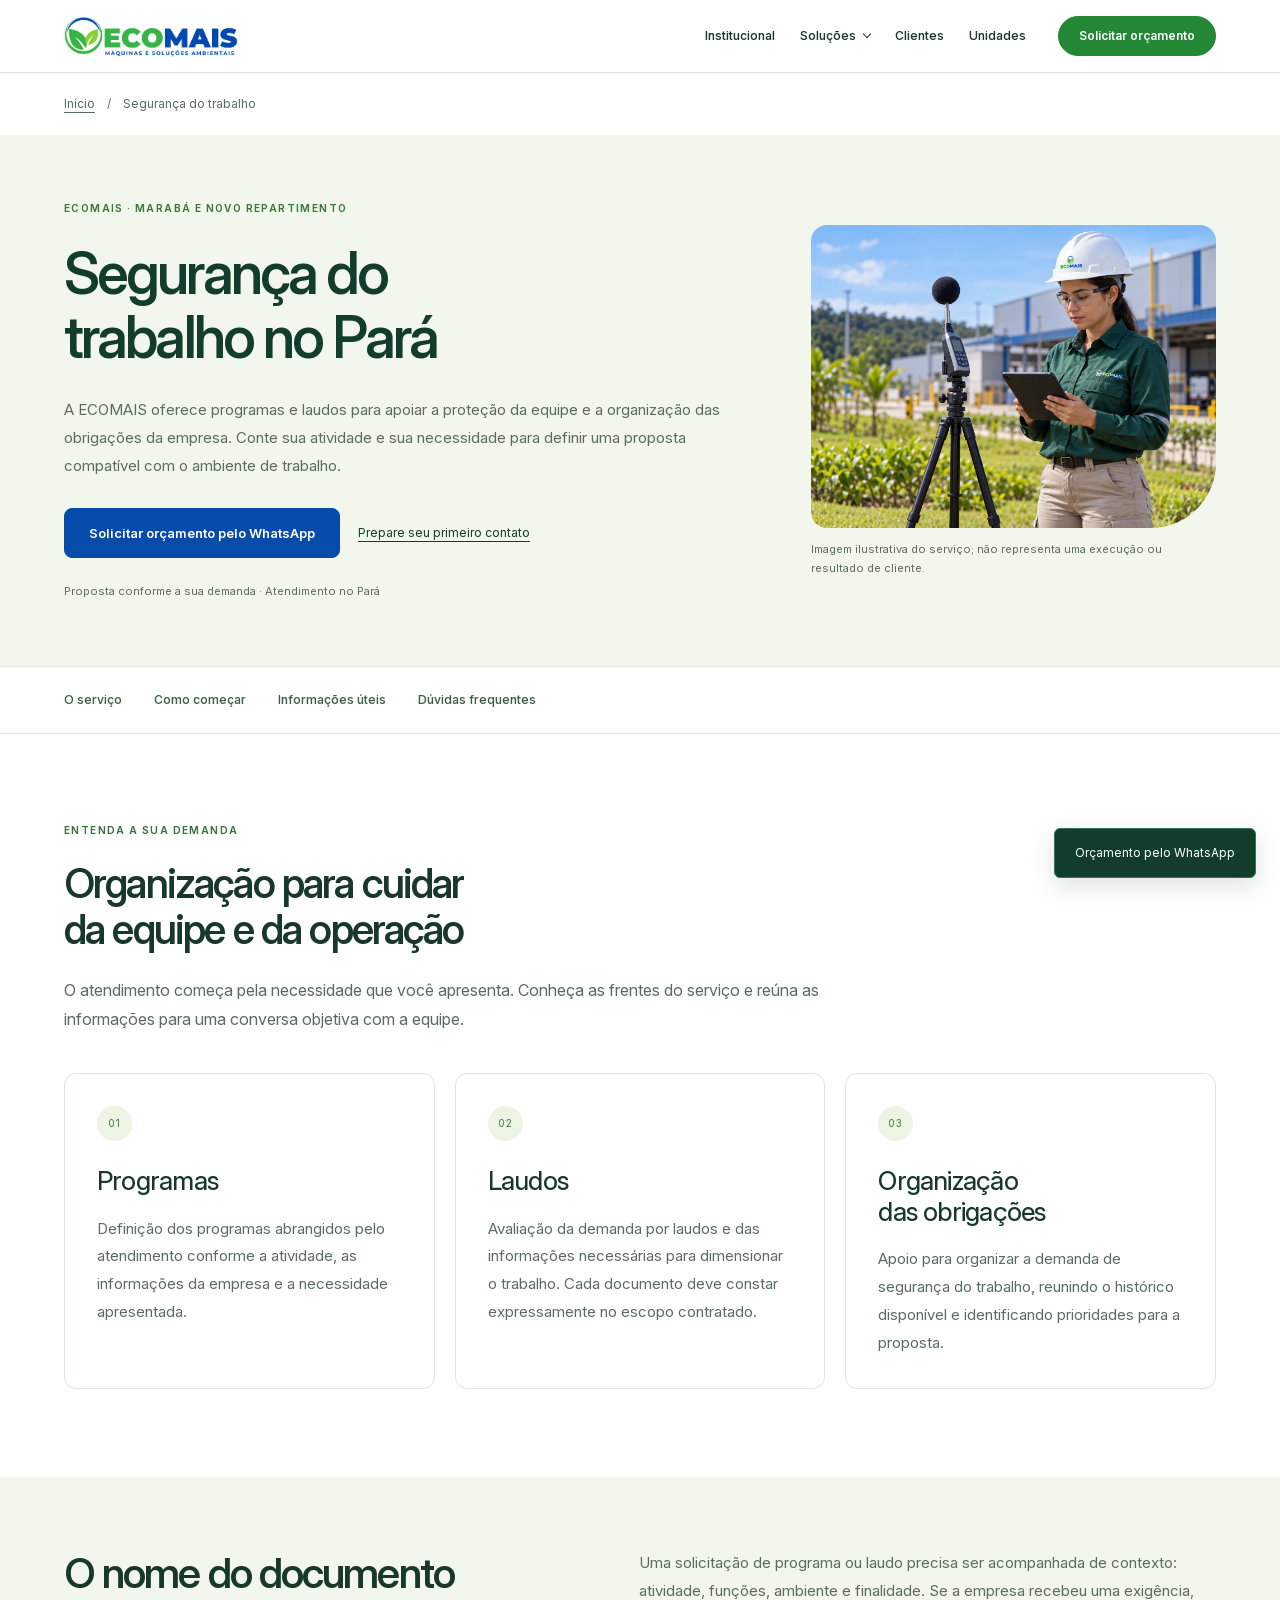
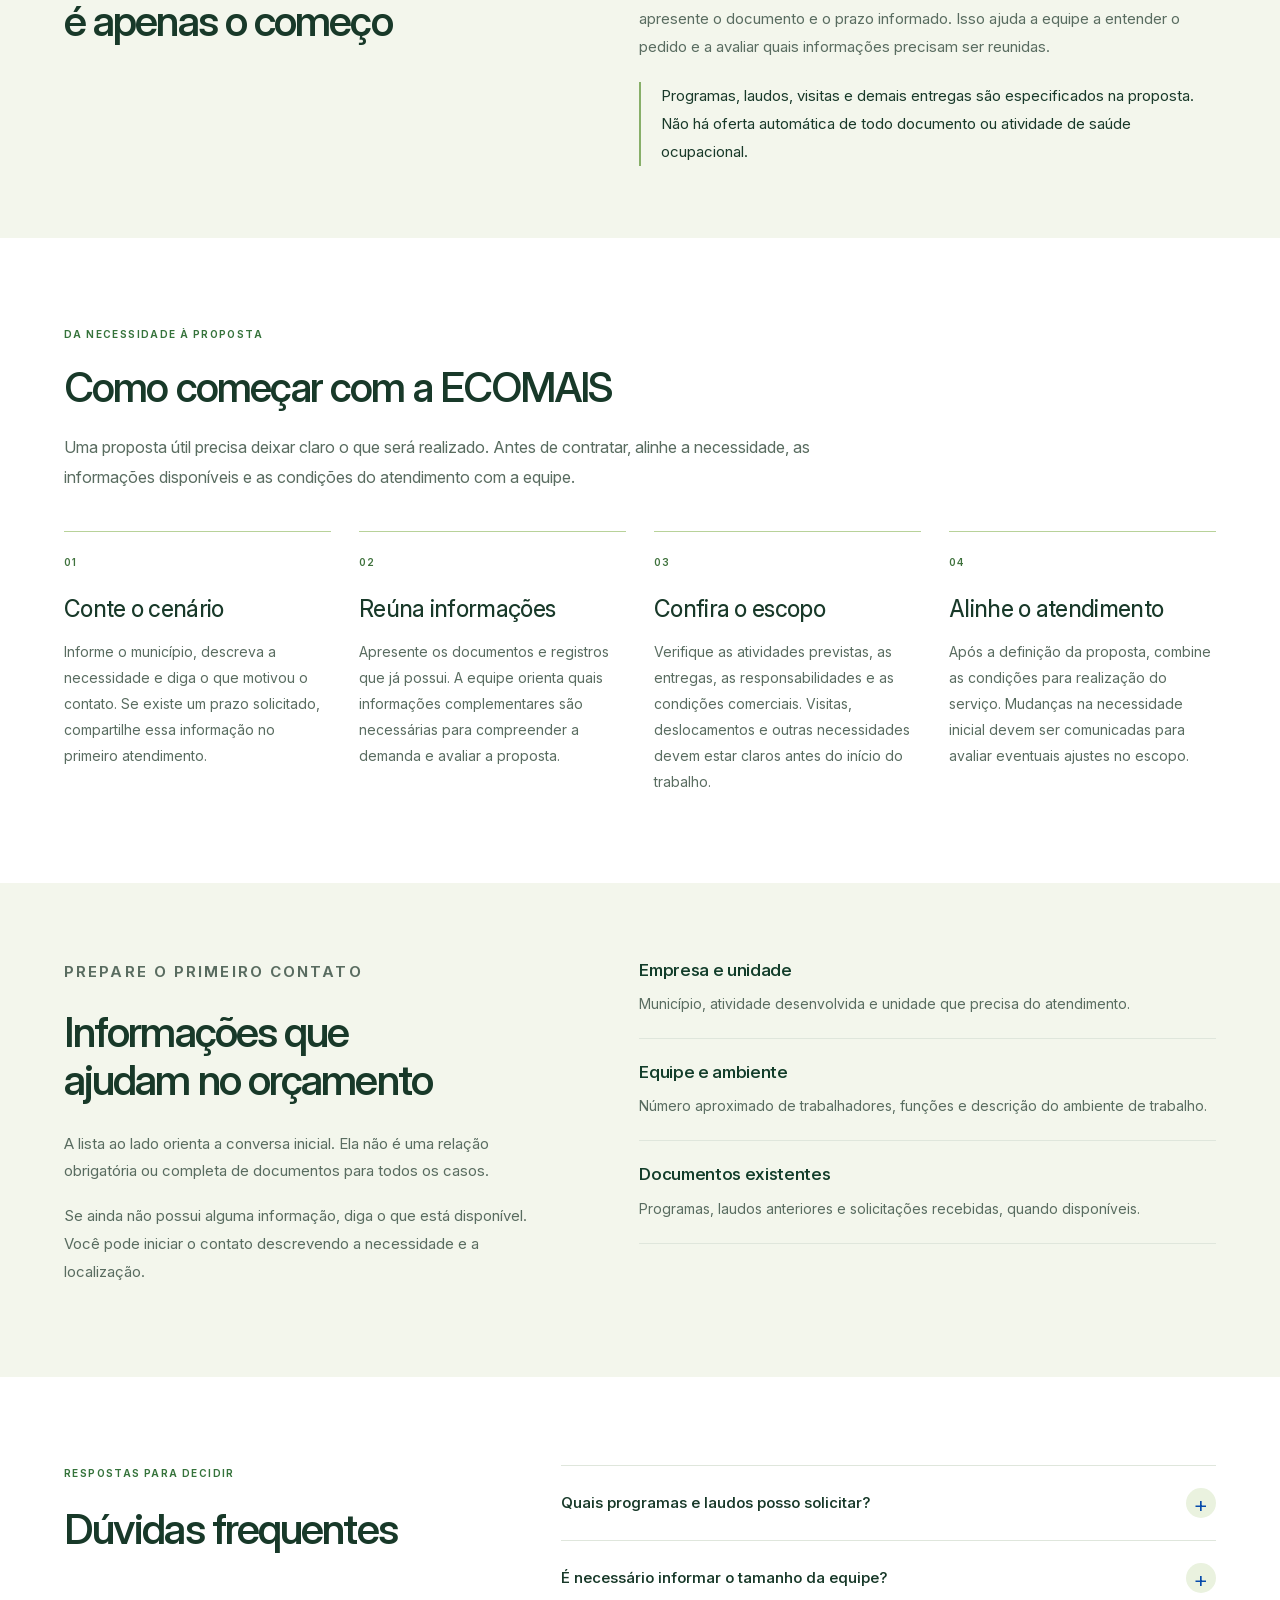
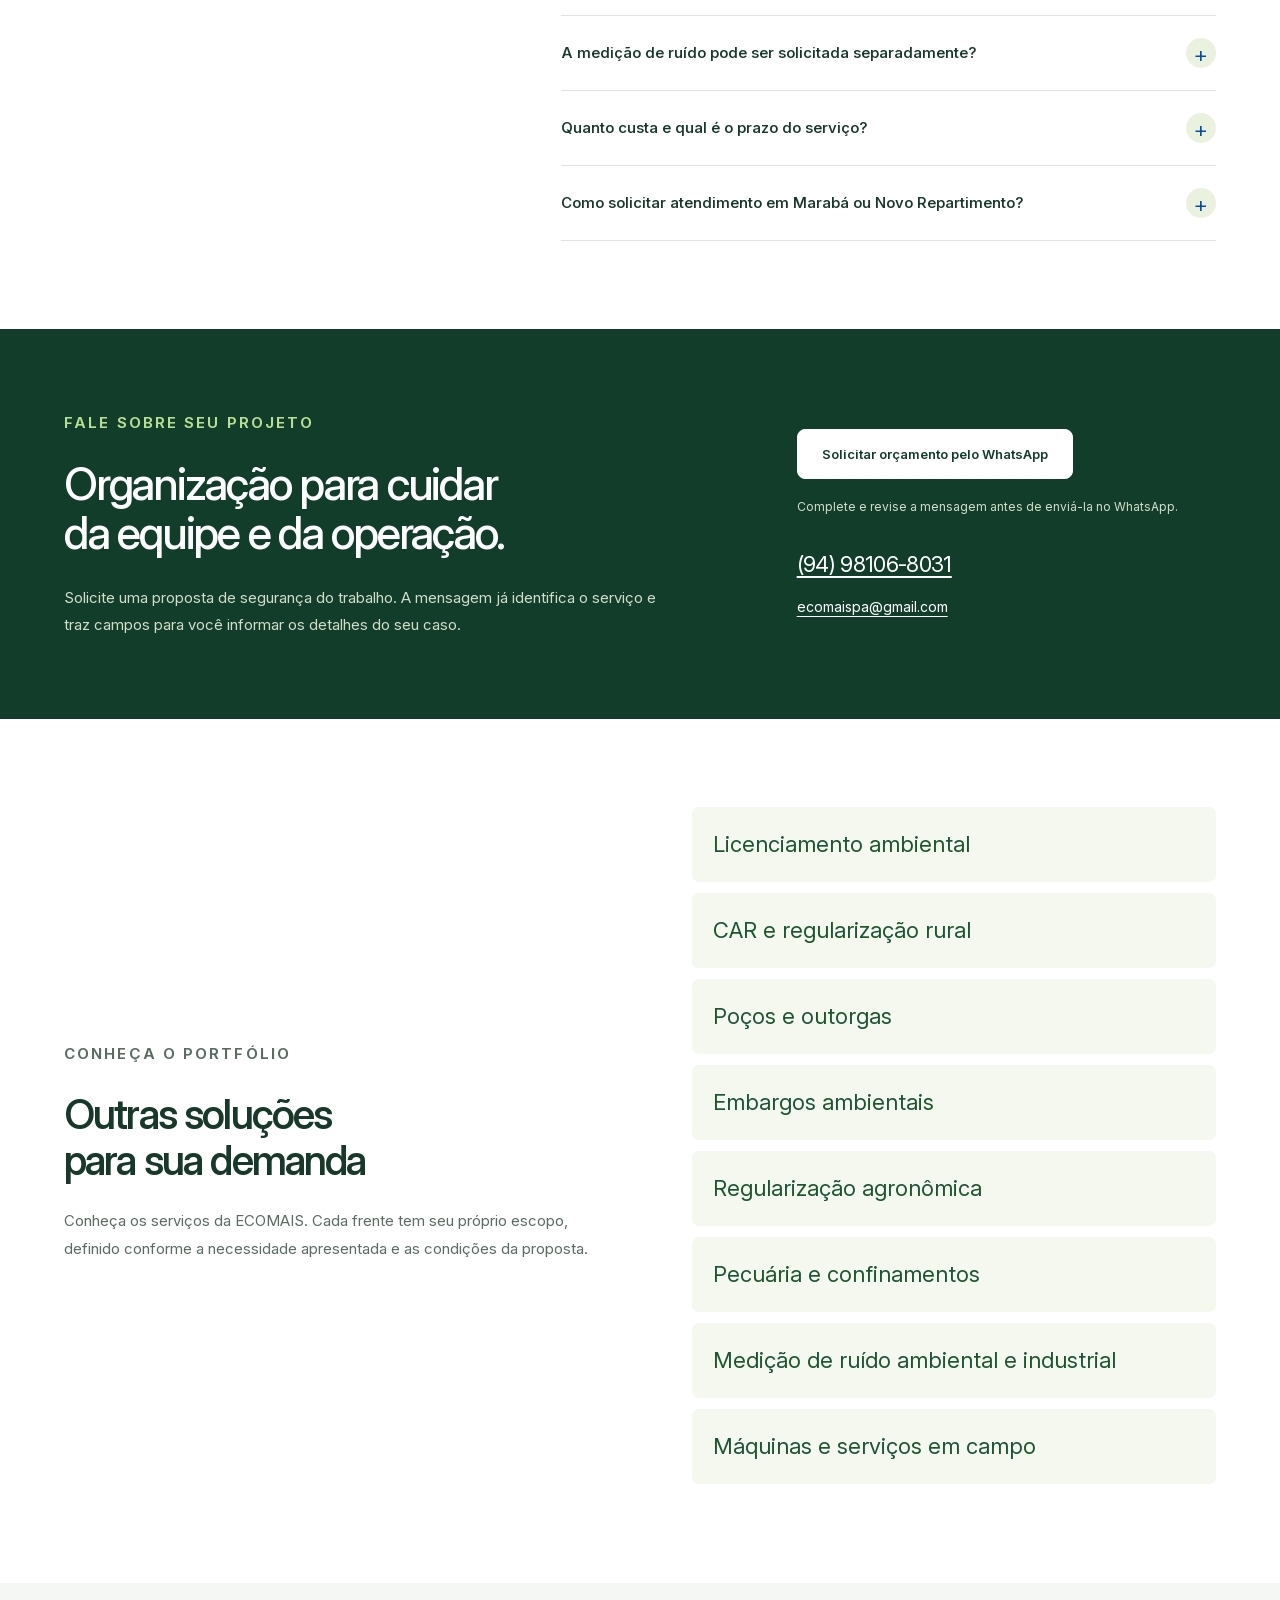
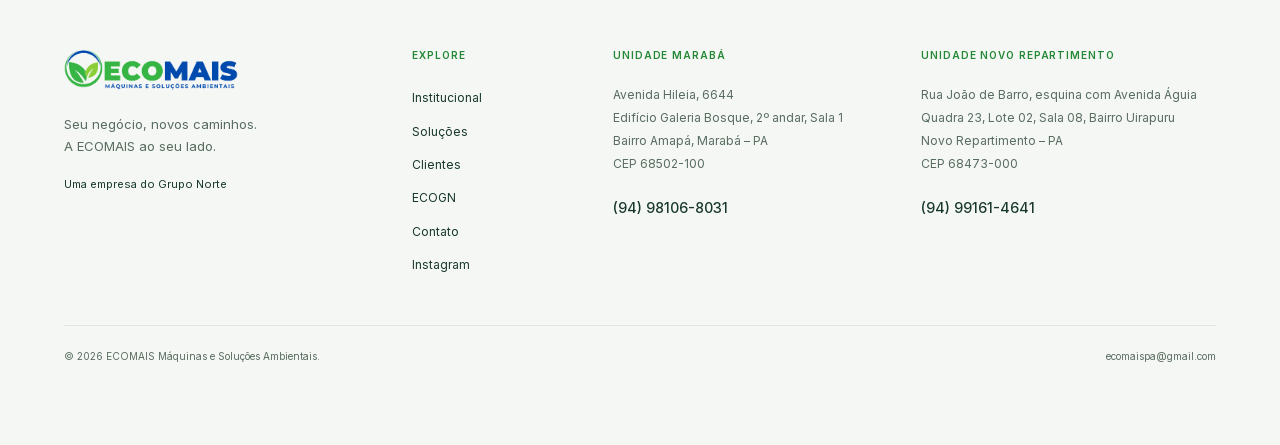
<file: seguranca-trabalho-para/index.html>
<!doctype html>
<html lang="pt-BR">
<head>
<meta charset="utf-8">
<meta name="viewport" content="width=device-width,initial-scale=1">
<meta name="theme-color" content="#103c2c">
<title>Segurança do trabalho no Pará | ECOMAIS</title>
<meta name="description" content="Segurança do trabalho no Pará com a ECOMAIS. Conheça o serviço, organize as informações da sua demanda e solicite uma proposta pelo WhatsApp.">
<meta name="robots" content="index,follow,max-image-preview:large">
<link rel="canonical" href="https://ecomaispa.com/seguranca-trabalho-para/">
<meta property="og:type" content="website">
<meta property="og:locale" content="pt_BR">
<meta property="og:site_name" content="ECOMAIS">
<meta property="og:title" content="Segurança do trabalho no Pará | ECOMAIS">
<meta property="og:description" content="Segurança do trabalho no Pará com a ECOMAIS. Conheça o serviço, organize as informações da sua demanda e solicite uma proposta pelo WhatsApp.">
<meta property="og:url" content="https://ecomaispa.com/seguranca-trabalho-para/">
<meta property="og:image" content="https://ecomaispa.com/assets/medicao-ruido-sonometro.webp">
<meta property="og:image:alt" content="Cena ilustrativa de avaliação técnica em ambiente operacional">
<meta name="twitter:card" content="summary_large_image">
<link rel="icon" href="/favicon.ico?v=ecomais-20261007" sizes="any">
<link rel="icon" type="image/png" sizes="32x32" href="/assets/favicon-ecomais-32.png">
<link rel="icon" type="image/png" sizes="192x192" href="/assets/favicon-ecomais-192.png">
<link rel="apple-touch-icon" sizes="180x180" href="/apple-touch-icon.png?v=ecomais-20261007">

<link rel="preload" href="/assets/fonts/inter-latin.woff2" as="font" type="font/woff2" crossorigin>
<link rel="stylesheet" href="/style.css?v=portfolio-20261111">
<link rel="stylesheet" href="/services.css?v=portfolio-20261111">
<script src="/app.js?v=operacoes-20261021" defer></script>
<script type="application/ld+json">{"@context":"https://schema.org","@graph":[{"@type":["ProfessionalService","Organization"],"@id":"https://ecomaispa.com/#empresa","name":"ECOMAIS Máquinas e Soluções Ambientais","alternateName":"ECOMAIS","url":"https://ecomaispa.com/","logo":"https://ecomaispa.com/assets/logo-ecomais-transparente.png","telephone":"+55 94 98106-8031","email":"ecomaispa@gmail.com","address":{"@type":"PostalAddress","addressLocality":"Marabá","addressRegion":"PA","addressCountry":"BR","streetAddress":"Avenida Hileia, 6644, Edifício Galeria Bosque, 2º andar, Sala 1, Bairro Amapá","postalCode":"68502-100"},"areaServed":[{"@type":"City","name":"Marabá"},{"@type":"State","name":"Pará"}],"sameAs":["https://www.instagram.com/ecomaispa/"],"knowsAbout":["Consultoria ambiental","Licenciamento ambiental","Regularização de propriedades rurais","Recursos hídricos e regularização de poços","Saúde e segurança do trabalho","Serviços com máquinas"],"parentOrganization":{"@type":"Organization","name":"Grupo Norte","url":"https://www.gruponortebr.com/"}},{"@type":"WebSite","@id":"https://ecomaispa.com/#website","url":"https://ecomaispa.com/","name":"ECOMAIS","inLanguage":"pt-BR","publisher":{"@id":"https://ecomaispa.com/#empresa"}},{"@type":"WebPage","@id":"https://ecomaispa.com/seguranca-trabalho-para/#pagina","url":"https://ecomaispa.com/seguranca-trabalho-para/","name":"Segurança do trabalho no Pará | ECOMAIS","description":"Segurança do trabalho no Pará com a ECOMAIS. Conheça o serviço, organize as informações da sua demanda e solicite uma proposta pelo WhatsApp.","inLanguage":"pt-BR","isPartOf":{"@id":"https://ecomaispa.com/#website"},"about":{"@id":"https://ecomaispa.com/seguranca-trabalho-para/#servico"},"mainEntity":{"@id":"https://ecomaispa.com/seguranca-trabalho-para/#servico"},"breadcrumb":{"@id":"https://ecomaispa.com/seguranca-trabalho-para/#breadcrumb"}},{"@type":"Service","@id":"https://ecomaispa.com/seguranca-trabalho-para/#servico","name":"Segurança do trabalho no Pará","serviceType":"Segurança do trabalho","url":"https://ecomaispa.com/seguranca-trabalho-para/","description":"Segurança do trabalho no Pará com a ECOMAIS. Conheça o serviço, organize as informações da sua demanda e solicite uma proposta pelo WhatsApp.","provider":{"@id":"https://ecomaispa.com/#empresa"},"areaServed":{"@type":"State","name":"Pará"}},{"@type":"BreadcrumbList","@id":"https://ecomaispa.com/seguranca-trabalho-para/#breadcrumb","itemListElement":[{"@type":"ListItem","position":1,"name":"Início","item":"https://ecomaispa.com/"},{"@type":"ListItem","position":2,"name":"Segurança do trabalho","item":"https://ecomaispa.com/seguranca-trabalho-para/"}]}]}</script>
<noscript><style>.menu-toggle{display:none}@media(max-width:900px){.header{position:static}.mobile-nav[hidden]{display:flex!important;position:static;max-height:none}}</style></noscript>
<link rel="stylesheet" href="/brand.css?v=20261112"></head>
<body class="service-page">
<a href="#conteudo" class="skip-link">Pular para o conteúdo</a>
<div class="group-bar"><div class="container"><a class="group-link" href="https://www.gruponortebr.com/" target="_blank" rel="noopener noreferrer">Uma empresa do <strong>Grupo Norte</strong> </a><span>Marabá & Novo Repartimento · Pará</span></div></div>
<header class="header"><div class="container header-inner"><a href="/#inicio" class="brand" aria-label="ECOMAIS — início"><svg viewBox="66 154 1869 444" role="img" aria-label="ECOMAIS Máquinas e Soluções Ambientais"><image href="/assets/logo-ecomais-transparente.png" width="2048" height="758"></image></svg></a><nav class="desktop-nav" aria-label="Navegação principal"><a href="/#ecomais">Institucional</a><details class="nav-services"><summary>Soluções</summary><div class="nav-services-list"><a href="/#solucoes">Todas as soluções</a><a href="/licenciamento-ambiental-para/">Licenciamento ambiental</a><a href="/retificacao-car-para/">CAR e regularização rural</a><a href="/outorga-pocos-para/">Poços e outorgas</a><a href="/embargos-ambientais-para/">Embargos ambientais</a><a href="/regularizacao-agronomica-para/">Regularização agronômica</a><a href="/pecuaria-confinamentos-para/">Pecuária e confinamentos</a><a href="/seguranca-trabalho-para/">Segurança do trabalho</a><a href="/medicao-ruido-para/">Medição de ruído ambiental e industrial</a><a href="/maquinas-servicos-campo-para/">Máquinas e serviços em campo</a></div></details><a href="/#clientes">Clientes</a><a href="/#unidades">Unidades</a></nav><a class="button small header-cta" href="#orcamento">Solicitar orçamento </a><button type="button" class="menu-toggle" aria-expanded="false" aria-controls="mobile-nav" aria-label="Abrir menu"><span></span><span></span></button></div><nav id="mobile-nav" class="mobile-nav" aria-label="Navegação pelo celular" hidden><a href="/#ecomais">Institucional</a><a href="/#solucoes">Todas as soluções</a><a href="/licenciamento-ambiental-para/">Licenciamento ambiental</a><a href="/retificacao-car-para/">CAR e regularização rural</a><a href="/outorga-pocos-para/">Poços e outorgas</a><a href="/embargos-ambientais-para/">Embargos ambientais</a><a href="/regularizacao-agronomica-para/">Regularização agronômica</a><a href="/pecuaria-confinamentos-para/">Pecuária e confinamentos</a><a href="/seguranca-trabalho-para/">Segurança do trabalho</a><a href="/medicao-ruido-para/">Medição de ruído ambiental e industrial</a><a href="/maquinas-servicos-campo-para/">Máquinas e serviços em campo</a><a href="/#clientes">Clientes</a><a href="/#unidades">Nossas unidades</a><a href="/contatos/">Fale com a ECOMAIS</a></nav></header>
<main id="conteudo" tabindex="-1">
<nav class="container breadcrumbs" aria-label="Caminho da página"><ol><li><a href="/">Início</a></li><li aria-current="page">Segurança do trabalho</li></ol></nav>
<section class="service-hero" aria-labelledby="titulo-servico"><div class="container service-hero-grid"><div><p class="eyebrow">ECOMAIS · MARABÁ E NOVO REPARTIMENTO</p><h1 id="titulo-servico">Segurança do trabalho no Pará</h1><p class="service-lead">A ECOMAIS oferece programas e laudos para apoiar a proteção da equipe e a organização das obrigações da empresa. Conte sua atividade e sua necessidade para definir uma proposta compatível com o ambiente de trabalho.</p><div class="service-actions"><a class="button" href="https://wa.me/5594981068031?text=Ol%C3%A1%2C%20ECOMAIS%21%20Quero%20um%20or%C3%A7amento%20para%20seguran%C3%A7a%20do%20trabalho.%20Munic%C3%ADpio%3A%20__.%20Atividade%20da%20empresa%3A%20__.%20N%C3%BAmero%20aproximado%20de%20trabalhadores%3A%20__.%20Programa%20ou%20laudo%20solicitado%3A%20__." target="_blank" rel="noopener noreferrer">Solicitar orçamento pelo WhatsApp</a><a href="#documentos">Prepare seu primeiro contato</a></div><p class="service-hero-note">Proposta conforme a sua demanda · Atendimento no Pará</p></div><figure class="service-photo"><img src="/assets/medicao-ruido-sonometro.webp" alt="Cena ilustrativa de avaliação técnica em ambiente operacional" width="1448" height="1086" fetchpriority="high" decoding="async"><figcaption>Imagem ilustrativa do serviço; não representa uma execução ou resultado de cliente.</figcaption></figure></div></section>
<nav class="service-sections" aria-label="Nesta página"><div class="container"><a href="#quando-procurar">O serviço</a><a href="#como-funciona">Como começar</a><a href="#documentos">Informações úteis</a><a href="#duvidas">Dúvidas frequentes</a></div></nav>
<section class="container service-section" id="quando-procurar" aria-labelledby="quando-title"><div class="service-heading"><p class="eyebrow">ENTENDA A SUA DEMANDA</p><h2 id="quando-title">Organização para cuidar da equipe e da operação</h2><p>O atendimento começa pela necessidade que você apresenta. Conheça as frentes do serviço e reúna as informações para uma conversa objetiva com a equipe.</p></div><div class="service-scenarios"><article><span class="service-number" aria-hidden="true">01</span><h3>Programas</h3><p>Definição dos programas abrangidos pelo atendimento conforme a atividade, as informações da empresa e a necessidade apresentada.</p></article><article><span class="service-number" aria-hidden="true">02</span><h3>Laudos</h3><p>Avaliação da demanda por laudos e das informações necessárias para dimensionar o trabalho. Cada documento deve constar expressamente no escopo contratado.</p></article><article><span class="service-number" aria-hidden="true">03</span><h3>Organização das obrigações</h3><p>Apoio para organizar a demanda de segurança do trabalho, reunindo o histórico disponível e identificando prioridades para a proposta.</p></article></div></section>
<section class="service-context"><div class="container service-context-grid"><h2>O nome do documento é apenas o começo</h2><div><p>Uma solicitação de programa ou laudo precisa ser acompanhada de contexto: atividade, funções, ambiente e finalidade. Se a empresa recebeu uma exigência, apresente o documento e o prazo informado. Isso ajuda a equipe a entender o pedido e a avaliar quais informações precisam ser reunidas.</p><p class="service-callout">Programas, laudos, visitas e demais entregas são especificados na proposta. Não há oferta automática de todo documento ou atividade de saúde ocupacional.</p></div></div></section>
<section class="container service-section" id="como-funciona" aria-labelledby="etapas-title"><div class="service-heading"><p class="eyebrow">DA NECESSIDADE À PROPOSTA</p><h2 id="etapas-title">Como começar com a ECOMAIS</h2><p>Uma proposta útil precisa deixar claro o que será realizado. Antes de contratar, alinhe a necessidade, as informações disponíveis e as condições do atendimento com a equipe.</p></div><ol class="service-process"><li><h3>Conte o cenário</h3><p>Informe o município, descreva a necessidade e diga o que motivou o contato. Se existe um prazo solicitado, compartilhe essa informação no primeiro atendimento.</p></li><li><h3>Reúna informações</h3><p>Apresente os documentos e registros que já possui. A equipe orienta quais informações complementares são necessárias para compreender a demanda e avaliar a proposta.</p></li><li><h3>Confira o escopo</h3><p>Verifique as atividades previstas, as entregas, as responsabilidades e as condições comerciais. Visitas, deslocamentos e outras necessidades devem estar claros antes do início do trabalho.</p></li><li><h3>Alinhe o atendimento</h3><p>Após a definição da proposta, combine as condições para realização do serviço. Mudanças na necessidade inicial devem ser comunicadas para avaliar eventuais ajustes no escopo.</p></li></ol></section>
<section class="service-documents" id="documentos" aria-labelledby="documentos-title"><div class="container service-documents-grid"><div><p class="eyebrow">PREPARE O PRIMEIRO CONTATO</p><h2 id="documentos-title">Informações que ajudam no orçamento</h2><p>A lista ao lado orienta a conversa inicial. Ela não é uma relação obrigatória ou completa de documentos para todos os casos.</p><p>Se ainda não possui alguma informação, diga o que está disponível. Você pode iniciar o contato descrevendo a necessidade e a localização.</p></div><ul><li><strong>Empresa e unidade</strong><span>Município, atividade desenvolvida e unidade que precisa do atendimento.</span></li><li><strong>Equipe e ambiente</strong><span>Número aproximado de trabalhadores, funções e descrição do ambiente de trabalho.</span></li><li><strong>Documentos existentes</strong><span>Programas, laudos anteriores e solicitações recebidas, quando disponíveis.</span></li></ul></div></section>
<section class="container service-section service-faq" id="duvidas" aria-labelledby="duvidas-title"><div><p class="eyebrow">RESPOSTAS PARA DECIDIR</p><h2 id="duvidas-title">Dúvidas frequentes</h2></div><div class="faq-list"><details><summary>Quais programas e laudos posso solicitar?</summary><p>Informe o documento ou a necessidade que motivou o contato. A equipe confirma o atendimento e os documentos que poderão compor a proposta, conforme o caso.</p></details><details><summary>É necessário informar o tamanho da equipe?</summary><p>Essa informação ajuda a compreender a operação. Informe também as funções, a atividade da empresa e a unidade onde o serviço será realizado.</p></details><details><summary>A medição de ruído pode ser solicitada separadamente?</summary><p>Sim. A ECOMAIS apresenta medição de ruído ambiental e industrial como serviço específico. Informe a finalidade da avaliação para a equipe delimitar o escopo adequado.</p></details><details><summary>Quanto custa e qual é o prazo do serviço?</summary><p>O valor e o prazo dependem da localização, das informações disponíveis e do trabalho necessário. A proposta deve esclarecer entregas, responsabilidades, condições de atendimento e prazos previstos. Envie os dados do seu caso para que a equipe avalie a demanda antes de informar as condições comerciais.</p></details><details><summary>Como solicitar atendimento em Marabá ou Novo Repartimento?</summary><p>Use o botão de orçamento e complete a mensagem com o município e a descrição da necessidade. A ECOMAIS possui unidades em Marabá e Novo Repartimento, com atendimento a demandas no Pará. As condições de deslocamento e de visita são avaliadas para cada proposta.</p></details></div></section>
<section class="service-budget" id="orcamento" aria-labelledby="orcamento-title"><div class="container service-budget-grid"><div><p class="eyebrow">FALE SOBRE SEU PROJETO</p><h2 id="orcamento-title">Organização para cuidar da equipe e da operação.</h2><p>Solicite uma proposta de segurança do trabalho. A mensagem já identifica o serviço e traz campos para você informar os detalhes do seu caso.</p></div><div><a class="button" href="https://wa.me/5594981068031?text=Ol%C3%A1%2C%20ECOMAIS%21%20Quero%20um%20or%C3%A7amento%20para%20seguran%C3%A7a%20do%20trabalho.%20Munic%C3%ADpio%3A%20__.%20Atividade%20da%20empresa%3A%20__.%20N%C3%BAmero%20aproximado%20de%20trabalhadores%3A%20__.%20Programa%20ou%20laudo%20solicitado%3A%20__." target="_blank" rel="noopener noreferrer">Solicitar orçamento pelo WhatsApp</a><p>Complete e revise a mensagem antes de enviá-la no WhatsApp.</p><a class="service-phone" href="tel:+5594981068031">(94) 98106-8031</a><a class="service-email" href="mailto:ecomaispa@gmail.com">ecomaispa@gmail.com</a></div></div></section>
<section class="container service-section service-related" aria-labelledby="relacionados-title"><div><p class="eyebrow">CONHEÇA O PORTFÓLIO</p><h2 id="relacionados-title">Outras soluções para sua demanda</h2><p>Conheça os serviços da ECOMAIS. Cada frente tem seu próprio escopo, definido conforme a necessidade apresentada e as condições da proposta.</p></div><div><a href="/licenciamento-ambiental-para/"><span>Licenciamento ambiental</span></a><a href="/retificacao-car-para/"><span>CAR e regularização rural</span></a><a href="/outorga-pocos-para/"><span>Poços e outorgas</span></a><a href="/embargos-ambientais-para/"><span>Embargos ambientais</span></a><a href="/regularizacao-agronomica-para/"><span>Regularização agronômica</span></a><a href="/pecuaria-confinamentos-para/"><span>Pecuária e confinamentos</span></a><a href="/medicao-ruido-para/"><span>Medição de ruído ambiental e industrial</span></a><a href="/maquinas-servicos-campo-para/"><span>Máquinas e serviços em campo</span></a></div></section>
</main>
<footer><div class="container footer-top"><div class="footer-about"><a href="/#inicio" class="brand footer-brand" aria-label="ECOMAIS — início"><svg viewBox="66 154 1869 444" role="img" aria-label="ECOMAIS Máquinas e Soluções Ambientais"><image href="/assets/logo-ecomais-transparente.png" width="2048" height="758"></image></svg></a><p>Seu negócio, novos caminhos.<br>A ECOMAIS ao seu lado.</p><a class="footer-group" href="https://www.gruponortebr.com/" target="_blank" rel="noopener noreferrer">Uma empresa do Grupo Norte </a></div><div class="footer-column"><h3>Explore</h3><a href="/#ecomais">Institucional</a><a href="/#solucoes">Soluções</a><a href="/#clientes">Clientes</a><a href="/#ecogn">ECOGN</a><a href="/#orcamento">Contato</a><a href="https://www.instagram.com/ecomaispa/" target="_blank" rel="noopener noreferrer">Instagram </a></div><div class="footer-column"><h3>Unidade Marabá</h3><address>Avenida Hileia, 6644<br>Edifício Galeria Bosque, 2º andar, Sala 1<br>Bairro Amapá, Marabá – PA<br>CEP 68502-100</address><a class="footer-phone" href="tel:+5594981068031">(94) 98106-8031</a></div><div class="footer-column"><h3>Unidade Novo Repartimento</h3><address>Rua João de Barro, esquina com Avenida Águia<br>Quadra 23, Lote 02, Sala 08, Bairro Uirapuru<br>Novo Repartimento – PA<br>CEP 68473-000</address><a class="footer-phone" href="tel:+5594991614641">(94) 99161-4641</a></div></div><div class="container footer-bottom"><span>© <span id="year">2026</span> ECOMAIS Máquinas e Soluções Ambientais.</span><a href="mailto:ecomaispa@gmail.com">ecomaispa@gmail.com</a></div></footer>
<a class="whatsapp-float" href="https://wa.me/5594981068031?text=Ol%C3%A1%2C%20ECOMAIS%21%20Quero%20um%20or%C3%A7amento%20para%20seguran%C3%A7a%20do%20trabalho.%20Munic%C3%ADpio%3A%20__.%20Atividade%20da%20empresa%3A%20__.%20N%C3%BAmero%20aproximado%20de%20trabalhadores%3A%20__.%20Programa%20ou%20laudo%20solicitado%3A%20__." target="_blank" rel="noopener noreferrer" aria-label="Orçamento pelo WhatsApp: segurança do trabalho">Orçamento pelo WhatsApp </a>
</body>
</html>
</file>
<file: style.css>
/* ECOMAIS — corporate visual system. */
@font-face{font-family:Inter;src:url('/assets/fonts/inter-latin.woff2') format('woff2');font-style:normal;font-weight:100 900;font-display:swap}
:root{--ink:#142f27;--muted:#62736a;--forest:#0d382d;--green:#1d6a4f;--blue:#153e68;--leaf:#c2e592;--paper:#f4f7f2;--line:#dde7de;--gutter:clamp(22px,5vw,80px);font-family:Inter,Arial,sans-serif;font-synthesis:none;color:var(--ink);background:#fff}
*{box-sizing:border-box}html{scroll-behavior:smooth;scroll-padding-top:110px}body{margin:0;font-size:16px;line-height:1.7}a{color:inherit;text-decoration:none}img{display:block;max-width:100%;height:auto}figure,p,h1,h2,h3{margin:0}button,input,select,textarea{font:inherit}button,a,summary{touch-action:manipulation;-webkit-tap-highlight-color:transparent}button,summary{cursor:pointer}[hidden]{display:none!important}::selection{background:var(--forest);color:white}:focus-visible{outline:2px solid #476d58;outline-offset:5px}main:focus{outline:none}h1,h2,h3{overflow-wrap:break-word;text-wrap:balance}h2{font-size:clamp(32px,3.3vw,48px);font-weight:450;line-height:1.15;letter-spacing:-.045em}.container{width:min(calc(100% - var(--gutter)*2),1280px);margin-inline:auto}.eyebrow{font-size:10px;font-weight:600;letter-spacing:.16em;text-transform:uppercase;line-height:1.7;color:var(--muted)}.icon-arrow{display:inline-flex;align-items:center;justify-content:center;flex:0 0 auto;line-height:1;vertical-align:middle}.icon-arrow svg{display:block;width:1em;height:1em}.button{display:inline-flex;align-items:center;justify-content:center;gap:24px;min-height:52px;padding:14px 22px;border:1px solid var(--forest);border-radius:2px;background:var(--forest);color:#fff;font-size:12px;font-weight:550;line-height:1.5;transition:background .2s}.button:hover{background:#172d24}.button .icon-arrow{font-size:20px}.button.small{min-height:44px;padding:11px 17px;font-size:11px}.text-link{display:inline-flex;align-items:center;justify-content:space-between;gap:25px;min-height:44px;padding:10px 0;border-bottom:1px solid #a3afa6;font-size:12px;font-weight:550;line-height:1.5}.text-link .icon-arrow{font-size:20px}.text-link:hover{color:var(--green);border-color:var(--green)}.skip-link{position:fixed;top:-150px;left:24px;z-index:100;padding:15px 20px;background:white}.skip-link:focus{top:16px}
.group-bar{border-bottom:1px solid var(--line);background:#fafbf9}.group-bar>.container{display:flex;align-items:center;justify-content:space-between;gap:16px;min-height:34px;font-size:10px;color:var(--muted)}.group-link{display:inline-flex;align-items:center;gap:7px;min-height:34px}.group-link strong{font-weight:550}.header{position:sticky;top:0;z-index:30;background:#fff;border-bottom:1px solid var(--line)}.header-inner{height:88px;display:flex;align-items:center;gap:32px;justify-content:space-between}.brand{display:block;flex-shrink:0;line-height:0}.brand svg{display:block;width:206px;height:52px;max-width:100%}.desktop-nav{display:flex;align-items:center;gap:28px;margin-left:auto}.desktop-nav>a,.nav-services summary{font-size:12px;font-weight:500;padding-block:16px;white-space:nowrap}.desktop-nav>a:hover{text-decoration:underline;text-underline-offset:6px}.nav-services{position:relative}.nav-services summary{list-style:none}.nav-services summary::after{content:'';display:inline-block;width:5px;height:5px;border-right:1px solid currentColor;border-bottom:1px solid currentColor;transform:rotate(45deg);margin:0 0 3px 8px}.nav-services[open] summary::after{transform:rotate(225deg);margin-bottom:0}summary::-webkit-details-marker{display:none}.nav-services-list{position:absolute;top:100%;left:-20px;min-width:280px;padding:12px;background:white;border:1px solid var(--line);box-shadow:0 14px 25px #2029250d}.nav-services-list a{display:block;font-size:13px;padding:12px}.nav-services-list a:hover{background:var(--paper)}.header-cta{flex-shrink:0}.menu-toggle{display:none;position:relative;width:44px;height:44px;flex-shrink:0;padding:0;border:0;background:transparent;color:var(--ink)}.menu-toggle span{position:absolute;left:11px;width:22px;height:1.5px;background:currentColor;top:17px}.menu-toggle span:last-child{top:25px}.menu-toggle[aria-expanded=true] span{top:21px;transform:rotate(45deg)}.menu-toggle[aria-expanded=true] span:last-child{transform:rotate(-45deg)}.mobile-nav{display:none}
.quote-form{border:1px solid var(--line);padding:36px;background:var(--paper);min-width:0}.quote-form h3{font-size:24px;font-weight:500;letter-spacing:-.03em;line-height:1.3;margin-bottom:10px}.form-intro{font-size:13px;color:var(--muted);margin-bottom:30px}.field{min-width:0;margin-bottom:20px}.field label{display:block;font-size:12px;font-weight:550;margin-bottom:8px}.optional{font-size:10px;color:var(--muted);font-weight:400;margin-left:5px}.field input,.field select,.field textarea{width:100%;min-width:0;min-height:48px;border:1px solid #c8cec7;background:white;color:var(--ink);border-radius:2px;padding:12px;font-size:16px;line-height:1.5}.field input::placeholder,.field textarea::placeholder{font-size:13px;color:#727a74;opacity:1}.field textarea{display:block;resize:vertical}.form-row{display:grid;grid-template-columns:minmax(0,1fr) minmax(0,1fr);gap:16px}.form-submit{width:100%}.form-note{font-size:11px;line-height:1.7;color:var(--muted);margin-top:14px}#email-fallback{margin-top:20px;border-top:1px solid var(--line);padding-top:20px}#email-fallback p{font-size:13px;margin-bottom:16px}#retry-whatsapp{display:flex}.copy-button{min-height:44px;width:100%;background:white;border:1px solid var(--line);margin:12px 0;font-size:13px;color:var(--ink)}#request-preview{width:100%;font-size:14px;border:1px solid var(--line);padding:12px;resize:vertical}#copy-status{display:block;font-size:12px;margin-top:8px}
footer{border-top:1px solid var(--line);background:#f9faf7}.footer-top{display:grid;grid-template-columns:1.15fr .6fr 1fr 1.1fr;gap:40px;padding-block:64px 48px}.footer-brand svg{width:195px;height:49px}.footer-about p{font-size:12px;color:var(--muted);margin:22px 0 12px}.footer-group{font-size:11px;display:inline-flex;gap:12px;align-items:center}.footer-column{display:flex;flex-direction:column;align-items:flex-start;gap:5px;min-width:0}.footer-column h3{font-size:10px;line-height:1.5;letter-spacing:.09em;text-transform:uppercase;font-weight:600;margin-bottom:16px}.footer-column>a{font-size:12px;padding-block:4px;overflow-wrap:anywhere}.footer-column a:hover,.footer-group:hover{text-decoration:underline;text-underline-offset:4px}.footer-column address{font-size:12px;line-height:1.9;color:var(--muted);font-style:normal}.footer-column .footer-phone{font-size:14px;margin-top:12px;font-weight:500}.footer-bottom{display:flex;justify-content:space-between;flex-wrap:wrap;gap:14px 28px;border-top:1px solid var(--line);font-size:10px;color:var(--muted);padding-block:22px 80px}.whatsapp-float{position:fixed;right:24px;bottom:22px;z-index:35;display:flex;align-items:center;gap:20px;min-height:46px;padding:11px 17px;background:var(--forest);color:white;border:1px solid #52665a;border-radius:2px;font-size:11px;box-shadow:0 4px 16px #17231b12;transition:opacity .2s,visibility .2s}.whatsapp-float .icon-arrow{font-size:20px}.whatsapp-float.is-hidden{opacity:0;visibility:hidden;pointer-events:none}
@media(min-width:901px){.mobile-nav{display:none!important}}
@media(max-width:1100px){.header-inner{gap:22px}.desktop-nav{gap:18px}.brand svg{width:180px;height:45px}.header-cta .icon-arrow{display:none}.footer-top{gap:25px}}
@media(max-width:900px){.desktop-nav,.header-cta{display:none}.header-inner{height:75px}.menu-toggle{display:block}.mobile-nav{display:flex;flex-direction:column;position:absolute;top:100%;left:0;width:100%;background:white;max-height:calc(100dvh - 80px);overflow:auto;border-bottom:1px solid var(--line);padding:12px var(--gutter) 22px;box-shadow:0 14px 22px #2029250a}.mobile-nav a{padding:12px 0;font-size:14px;border-bottom:1px solid #edf0e9}.footer-top{grid-template-columns:1fr 1fr;gap:36px}}
@media(max-width:600px){html{scroll-padding-top:90px}.group-bar>.container{min-height:31px;font-size:9px}.group-bar>.container>span{display:none}.group-link{min-height:31px}.header-inner{height:70px}.brand svg{width:183px;height:46px}h2{font-size:34px}.quote-form{padding:26px 21px}.form-row{grid-template-columns:1fr;gap:0}.footer-top{padding-block:42px 30px;gap:34px 22px}.footer-about{grid-column:1/-1}.footer-column:nth-child(2){grid-column:1/-1;display:grid;grid-template-columns:1fr 1fr}.footer-column:nth-child(2) h3{grid-column:1/-1;margin-bottom:8px}.footer-column h3{font-size:9px}.footer-column address{font-size:11px}.footer-column .footer-phone{font-size:13px}.footer-bottom{font-size:9px;flex-direction:column;align-items:flex-start;padding-bottom:80px}.whatsapp-float{right:16px;bottom:max(15px,env(safe-area-inset-bottom));font-size:10px;min-height:44px}}
@media(prefers-reduced-motion:reduce){html{scroll-behavior:auto}*,*::before,*::after{transition:none!important}}
@media print{.header,.group-bar,.whatsapp-float,.quote-form,.skip-link{display:none}body{color:black;background:white}.container{width:100%}footer{background:white}.footer-bottom{padding-bottom:0}a{color:inherit}.button{color:black;background:white;border:1px solid #777}}


/* Brand experience: rounded controls, confident color, generous typography. */
h2{font-weight:500;letter-spacing:-.045em}.button{border-radius:100px;font-size:13px;padding:15px 25px;font-weight:600;gap:24px;box-shadow:none;transition:background .2s,transform .2s,box-shadow .2s}.button:hover{transform:translateY(-2px);box-shadow:0 7px 20px #0d382d16}.button-lime{background:var(--leaf);border-color:var(--leaf);color:#153f30}.button-lime:hover{background:#d6f2b3;border-color:#d6f2b3}.button-light{background:#fff;color:var(--blue);border-color:#fff}.button-light:hover{background:#edf5fe;border-color:#edf5fe}.button-outline{color:var(--forest);background:transparent;border-color:#97b4a0}.button-outline:hover{background:#e7f1e2}.button.small{padding:12px 20px;font-size:12px}.text-link{font-size:13px}.group-bar{background:#0c3027;border:0}.group-bar>.container{color:#c9dacf;font-size:10px}.group-bar strong{color:#fff}.group-bar>.container{min-height:32px}.header{border:0;box-shadow:0 3px 18px #061e1a07}.header-inner{height:88px}.desktop-nav>a,.nav-services summary{font-weight:550}.nav-services-list{border-radius:16px;padding:10px;box-shadow:0 15px 40px #0d382d1a}.nav-services-list a{border-radius:8px}.header-cta{background:var(--forest)}.quote-form{border:0;border-radius:24px;padding:38px;background:#fff;box-shadow:0 25px 65px #041f211a}.quote-form fieldset{padding:0;margin:0;border:0;min-width:0}.field label{font-size:12px;color:#254738}.field input,.field textarea,.field select{background:#f7f9f5;border:1px solid #dce5da;border-radius:10px;padding:14px;min-height:51px}.field input:focus,.field textarea:focus,.field select:focus{background:#fff}.form-heading{margin-bottom:27px}.form-heading h3{font-size:26px;font-weight:550;line-height:1.25;letter-spacing:-.035em;color:var(--ink);margin:12px 0}.form-heading p{font-size:13px;color:var(--muted);line-height:1.75}.form-kicker{font-size:9px;font-weight:650;letter-spacing:.14em;color:var(--green)}.form-next,.form-submit{width:100%;min-height:53px;justify-content:space-between}.form-progress{display:flex;gap:24px;border-bottom:1px solid var(--line);margin-bottom:25px;padding-bottom:20px}.form-progress>span{display:flex;align-items:center;gap:9px;color:#7e8e82;font-size:12px}.form-progress b{font-weight:500;display:grid;place-items:center;border-radius:50%;width:25px;height:25px;border:1px solid #dce5da}.form-progress>.active{color:var(--forest);font-weight:600}.form-progress>.active b{background:var(--forest);border-color:var(--forest);color:white}.form-back{display:block;margin:15px auto 0;padding:10px 15px;font-size:12px;border:0;background:none;color:var(--muted);text-decoration:underline;text-underline-offset:4px}.selected-service{padding:13px 15px;font-size:12px;color:var(--forest);background:#edf4e6;border-radius:9px;margin-bottom:22px}.form-note{font-size:10px;color:#6c7d71;line-height:1.8}.sr-only{position:absolute;width:1px;height:1px;padding:0;margin:-1px;overflow:hidden;clip:rect(0,0,0,0);white-space:nowrap;border:0}.whatsapp-float{border-radius:100px;box-shadow:0 8px 25px #0d382d25;padding:14px 20px;font-size:12px;border-color:#377352}.whatsapp-float:hover{background:#1b5941}.footer-top{padding-block:65px 45px}.footer-about p{font-size:13px}.footer-column a{font-size:12px}.footer-column h3{color:var(--green);font-size:10px}footer{background:#f5f8f1;border:0}.footer-column address{font-size:12px}.footer-bottom{padding-bottom:80px}.mobile-cta{display:none}
@media(max-width:900px){.header-inner{height:76px}.mobile-nav{border-radius:0 0 18px 18px;padding-bottom:25px}.mobile-nav a{font-weight:500}}
@media(max-width:680px){.header-inner{height:72px}.group-bar>.container{min-height:30px}.quote-form{padding:28px 22px;border-radius:18px}.form-heading h3{font-size:24px}.home-page .whatsapp-float{display:none}.mobile-cta{position:fixed;bottom:0;left:0;right:0;z-index:45;display:flex;align-items:center;gap:10px;background:#ffffffed;backdrop-filter:blur(12px);padding:10px 17px calc(10px + env(safe-area-inset-bottom));border-top:1px solid #dde7de}.mobile-cta>a:first-child{flex:1;display:flex;justify-content:center;align-items:center;gap:30px;font-size:12px;font-weight:600;background:var(--forest);color:white;min-height:45px;border-radius:100px}.mobile-cta>a:first-child .icon-arrow{font-size:19px}.mobile-cta>a:last-child{height:45px;width:45px;border-radius:50%;background:#e7f2dc;display:grid;place-items:center;color:var(--forest)}.mobile-cta.is-hidden{display:none}.footer-bottom{padding-bottom:105px}.form-progress{gap:20px}.footer-column .footer-phone{font-size:12px}}
@media print{.mobile-cta{display:none}.quote-form{box-shadow:none}.group-bar{display:none}}
:root{--forest:#153e32;--green:#337b40;--blue:#174c70;--muted:#63736a;--line:#e0e7e1;--paper:#f4f7f4}
.button{border-radius:5px;box-shadow:none}.button:hover{box-shadow:none;transform:none}.group-bar{background:#f4f7f4;border-bottom:1px solid #e7ece7}.group-bar>.container{color:#63736a}.group-bar strong{color:#244934}.header{box-shadow:none;border-bottom:1px solid #edf0ed}.brand svg{width:224px;height:55px}.quote-form{border-radius:8px;box-shadow:none;border:1px solid #e2e8e3}.field input,.field textarea,.field select{border-radius:4px}.nav-services-list{border-radius:5px}.nav-services-list a{border-radius:3px}.mobile-nav{border-radius:0}.whatsapp-float{border-radius:6px}footer{background:#f4f7f4}.footer-brand svg{width:200px;height:49px}


/* Keep the expanded service menu within short desktop viewports. */
.nav-services-list{max-height:min(70dvh,620px);overflow-y:auto;overscroll-behavior:contain}
</file>
<file: services.css>
/* Detail pages share the typography, spacing and ECOMAIS brand tokens of the home. */
.service-page .breadcrumbs{padding-block:21px;font-size:12px;color:var(--muted)}
.breadcrumbs ol{display:flex;flex-wrap:wrap;gap:8px 12px;list-style:none;padding:0;margin:0}
.breadcrumbs li+li::before{content:'/';color:#688071;margin-right:12px}
.breadcrumbs a{text-decoration:underline;text-underline-offset:4px}
.service-hero{background:var(--forest);color:#fff;padding-block:76px}
.service-hero-grid{display:grid;grid-template-columns:minmax(0,1.35fr) minmax(0,.8fr);gap:64px;align-items:center}
.service-hero h1{font-size:clamp(42px,5.2vw,74px);font-weight:450;line-height:1.04;letter-spacing:-.055em;color:#fff;max-width:810px;margin-block:25px 27px}
.service-hero .eyebrow{color:#d8eaca;font-size:10px}
.service-lead{color:#e2ece3;font-size:16px;line-height:1.85;max-width:665px}
.service-actions{display:flex;flex-wrap:wrap;align-items:center;gap:18px;margin-top:29px}
.service-actions>a:not(.button){color:#fff;font-size:12px;text-decoration:underline;text-underline-offset:4px;padding-block:12px}
.service-hero .button,.service-budget .button{background:#fff;color:var(--forest);border-color:#fff;text-align:center;max-width:100%}
.service-hero .button:hover,.service-budget .button:hover{background:#ecf4e6;border-color:#ecf4e6}
.service-hero-note{color:#d0e0cd;font-size:11px;margin-top:24px}
.service-start{padding:34px;background:var(--paper);color:var(--ink)}
.service-label{color:var(--blue);font-size:9px;font-weight:650;letter-spacing:.14em;margin-bottom:20px}
.service-start h2{font-size:30px;line-height:1.15;letter-spacing:-.045em;margin-bottom:18px}
.service-start>p:not(.service-label){color:var(--muted);font-size:14px;line-height:1.8}
.service-start ul{padding-left:18px;margin:19px 0;border-bottom:1px solid var(--line);padding-bottom:16px}
.service-start li{padding-block:6px;color:var(--ink);font-size:14px;line-height:1.75}
.service-start>a{display:inline-block;font-size:12px;font-weight:550;color:var(--blue);text-decoration:underline;text-underline-offset:4px;padding-block:8px}
.service-sections{border-bottom:1px solid var(--line);background:#fff}
.service-sections>div{display:flex;flex-wrap:wrap;gap:0 32px;padding-block:11px}
.service-sections a{font-size:12px;font-weight:550;color:var(--blue);min-height:44px;display:flex;align-items:center}
.service-sections a:hover{text-decoration:underline;text-underline-offset:4px}
.service-section{padding-block:88px}
.service-heading{max-width:790px;margin-bottom:38px}
.service-heading h2{font-size:clamp(32px,3.2vw,47px);line-height:1.12;letter-spacing:-.045em;margin-bottom:23px}
.service-heading>p:last-child{font-size:16px;line-height:1.85;color:var(--muted)}
.service-heading .eyebrow{margin-bottom:22px}
.service-scenarios{display:grid;grid-template-columns:repeat(3,minmax(0,1fr));gap:2px}
.service-scenarios article{background:var(--paper);padding:31px 28px}
.service-number{font-size:10px;color:var(--blue);display:block;margin-bottom:25px;letter-spacing:.1em}
.service-scenarios h3{font-size:26px;line-height:1.18;margin-bottom:18px;font-weight:450;letter-spacing:-.04em}
.service-scenarios p{font-size:15px;line-height:1.85;color:var(--muted)}
.service-context{background:var(--paper);padding-block:72px}
.service-context-grid{display:grid;grid-template-columns:minmax(0,.9fr) minmax(0,1.1fr);gap:9%}
.service-context h2{font-size:clamp(31px,3.3vw,46px);line-height:1.13;letter-spacing:-.045em}
.service-context p{font-size:15px;color:var(--muted);margin-bottom:22px;line-height:1.85}
.service-context .service-callout{border-left:2px solid var(--green);padding-left:20px;color:var(--ink);margin-bottom:0}
.service-process{counter-reset:stage;list-style:none;display:grid;grid-template-columns:repeat(4,minmax(0,1fr));gap:28px;margin:0;padding:0}
.service-process li{counter-increment:stage;border-top:1px solid var(--line);padding-top:22px;min-width:0}
.service-process li::before{content:'0' counter(stage);display:block;color:var(--blue);font-size:10px;letter-spacing:.1em;margin-bottom:25px}
.service-process h3{font-size:23px;line-height:1.2;margin-bottom:16px;font-weight:450;letter-spacing:-.04em}
.service-process p{font-size:14px;line-height:1.85;color:var(--muted)}
.service-documents{background:var(--paper);padding-block:75px}
.service-documents-grid{display:grid;grid-template-columns:minmax(0,.9fr) minmax(0,1.1fr);gap:9%}
.service-documents .eyebrow{margin-bottom:23px}
.service-documents h2{font-size:clamp(32px,3.3vw,46px);line-height:1.13;letter-spacing:-.045em;margin-bottom:26px}
.service-documents p{font-size:15px;line-height:1.85;margin-bottom:17px;color:var(--muted)}
.service-documents ul{list-style:none;padding:0;margin:0}
.service-documents li{border-bottom:1px solid var(--line);padding:21px 0}
.service-documents li:first-child{padding-top:0}
.service-documents strong,.service-documents li span{display:block}
.service-documents strong{color:var(--ink);margin-bottom:8px;font-size:17px;line-height:1.5;font-weight:550;letter-spacing:-.02em}
.service-documents li span{color:var(--muted);font-size:14px;line-height:1.85}
.service-faq{display:grid;grid-template-columns:minmax(0,.75fr) minmax(0,1.25fr);gap:9%}
.service-faq .eyebrow{margin-bottom:23px}
.service-faq h2{font-size:clamp(32px,3.3vw,46px);line-height:1.13;letter-spacing:-.045em}
.faq-list{border-top:1px solid var(--line)}
.faq-list details{border-bottom:1px solid var(--line)}
.faq-list summary{display:flex;justify-content:space-between;align-items:center;gap:23px;list-style:none;font-size:15px;font-weight:550;line-height:1.6;padding-block:22px;min-height:44px;cursor:pointer}
.faq-list summary::after{content:'+';font-size:24px;font-weight:350;color:var(--blue);flex-shrink:0}
.faq-list details[open]>summary::after{content:'−'}
.faq-list details>p{font-size:15px;line-height:1.85;color:var(--muted);padding:0 27px 25px 0}
.service-budget{background:var(--blue);color:#fff;padding-block:80px}
.service-budget-grid{display:grid;grid-template-columns:minmax(0,1.2fr) minmax(0,.8fr);gap:9%;align-items:center}
.service-budget .eyebrow{color:#d5e5ff;margin-bottom:23px}
.service-budget h2{font-size:clamp(34px,3.7vw,56px);line-height:1.1;letter-spacing:-.05em;margin-bottom:25px}
.service-budget p{color:#e2edff;font-size:15px;line-height:1.85;max-width:620px}
.service-budget-grid>div:last-child>p{font-size:12px;margin-block:17px 26px}
.service-phone,.service-email{display:block;overflow-wrap:anywhere;text-decoration:underline;text-underline-offset:4px;line-height:1.8;margin-top:10px}
.service-phone{font-size:22px;letter-spacing:-.03em}
.service-email{font-size:14px}
.service-related{display:grid;grid-template-columns:minmax(0,1fr) minmax(0,1fr);gap:9%;align-items:center}
.service-related .eyebrow{margin-bottom:23px}
.service-related h2{font-size:clamp(31px,3.2vw,45px);line-height:1.13;letter-spacing:-.045em;margin-bottom:24px}
.service-related p{font-size:15px;line-height:1.85;color:var(--muted)}
.service-related a{display:flex;justify-content:space-between;gap:20px;border-bottom:1px solid var(--line);padding:22px 0;color:var(--blue);font-size:15px;font-weight:550;line-height:1.5}
.service-related a>span:last-child{font-size:22px;font-weight:400}
.service-related a:hover{text-decoration:underline;text-underline-offset:4px}
.service-sources{border-top:1px solid var(--line);padding-block:30px 45px}
.service-sources h2{font-size:16px;font-weight:550;letter-spacing:-.02em;margin-bottom:12px}
.service-sources p,.service-sources li{font-size:12px;color:var(--muted);line-height:1.85}
.service-sources ul{padding-left:19px;margin-bottom:0}
.service-sources a{color:var(--blue);text-decoration:underline;text-underline-offset:3px;overflow-wrap:anywhere}
.service-hero a:focus-visible,.service-budget a:focus-visible{outline-color:#b5df91}
.service-start a:focus-visible{outline-color:var(--blue)}
@media(max-width:1100px){.service-hero-grid{gap:34px}.service-start{padding:28px}.service-context-grid,.service-documents-grid,.service-faq,.service-budget-grid,.service-related{gap:7%}.service-scenarios article{padding:28px 23px}.service-process{gap:24px}.service-process h3{font-size:21px}}
@media(max-width:900px){.service-hero-grid{grid-template-columns:1fr;gap:36px}.service-start{max-width:640px}.service-hero{padding-block:55px}.service-hero h1{max-width:800px}.service-scenarios{grid-template-columns:1fr;gap:12px}.service-process{grid-template-columns:repeat(2,minmax(0,1fr));gap:32px}.service-faq{grid-template-columns:1fr;gap:32px}.service-context-grid,.service-documents-grid,.service-budget-grid,.service-related{gap:5%}}
@media(max-width:680px){.service-page .breadcrumbs{padding-block:15px;font-size:11px}.service-hero{padding-block:43px}.service-hero h1{font-size:clamp(38px,10.5vw,57px);letter-spacing:-.05em;margin-block:21px 24px}.service-hero .eyebrow{font-size:9px;letter-spacing:.11em}.service-lead{font-size:16px;line-height:1.85}.service-actions{align-items:stretch;flex-direction:column;gap:7px}.service-actions .button{justify-content:center}.service-actions>a:not(.button){align-self:flex-start;font-size:13px}.service-start{padding:27px 24px}.service-start h2{font-size:30px}.service-start li{font-size:15px}.service-hero-note{font-size:11px}.service-sections>div{gap:0 23px;padding-block:10px}.service-sections a{font-size:12px}.service-section{padding-block:58px}.service-heading{margin-bottom:29px}.service-heading h2{font-size:34px}.service-heading>p:last-child{font-size:15px}.service-heading .eyebrow{margin-bottom:20px}.service-scenarios article{padding:27px 25px}.service-scenarios h3{font-size:26px}.service-context,.service-documents,.service-budget{padding-block:54px}.service-context-grid,.service-documents-grid,.service-budget-grid,.service-related{grid-template-columns:1fr;gap:29px}.service-context h2,.service-documents h2,.service-faq h2,.service-related h2{font-size:34px}.service-documents li span{font-size:15px}.service-process{gap:28px 22px}.service-process h3{font-size:22px}.service-process p{font-size:15px}.service-faq{gap:28px}.faq-list summary{font-size:14px;padding-block:22px;gap:18px}.faq-list details>p{font-size:15px;padding-right:10px}.service-budget .button{width:100%;justify-content:center}.service-budget h2{font-size:38px}.service-sources{padding-bottom:33px}.service-sources p,.service-sources li{font-size:12px}}
@media(max-width:380px){.service-process{grid-template-columns:1fr}.service-sections>div{gap:0 18px}.service-sections a{font-size:11px}.service-hero h1{font-size:37px}.service-budget h2{font-size:34px}}
@media print{.service-actions,.service-sections,.service-related{display:none}.service-hero,.service-budget,.service-context,.service-documents,.service-start{background:#fff;color:#000;padding-block:22px}.service-hero h1,.service-hero p,.service-budget p,.service-start p,.service-start li{color:#000}.service-hero-grid,.service-context-grid,.service-documents-grid,.service-budget-grid{grid-template-columns:1fr}.service-section{padding-block:25px}.service-hero h1{font-size:36pt}}

/* Corporate treatment for every service page. */
.service-hero{background:#fff;color:var(--ink);padding-block:54px 76px;border-bottom:1px solid var(--line)}
.service-hero h1{color:var(--ink);font-size:clamp(38px,4.2vw,62px);font-weight:450;letter-spacing:-.045em;line-height:1.1}
.service-hero .eyebrow,.service-hero-note{color:var(--muted)}
.service-lead{color:var(--muted);font-size:15px}
.service-start{background:var(--paper);border:1px solid var(--line);padding:34px}
.service-start h2{font-size:28px}
.service-hero .button,.service-budget .button{background:var(--forest);color:white;border-color:var(--forest)}
.service-hero .button:hover,.service-budget .button:hover{background:#172d24;border-color:#172d24}
.service-actions>a:not(.button){color:var(--ink)}
.service-sections{background:#fafbf9}
.service-sections a{color:var(--muted)}
.service-label,.service-number,.service-process li::before{color:var(--muted)}
.service-scenarios{gap:20px}
.service-scenarios article{background:white;border:1px solid var(--line)}
.service-scenarios h3,.service-process h3{font-weight:450;letter-spacing:-.03em}
.service-context,.service-documents{background:var(--paper)}
.service-context .service-callout{border-color:#a5b2a6}
.service-budget{background:#f5f6f3;color:var(--ink);border-block:1px solid var(--line)}
.service-budget .eyebrow,.service-budget p{color:var(--muted)}
.service-budget h2{font-size:clamp(34px,3.5vw,50px)}
.service-hero a:focus-visible,.service-budget a:focus-visible{outline-color:var(--green)}
@media(max-width:680px){.service-hero{padding-block:22px 46px}.service-hero h1{font-size:39px}.service-section{padding-block:56px}.service-start{padding:26px}.service-scenarios{gap:16px}.service-process{grid-template-columns:1fr}.service-scenarios p,.service-process p{font-size:14px}}


/* Service pages carry the same high-contrast ECOMAIS experience. */
.service-hero{background:radial-gradient(ellipse at 0 100%,#20593d,transparent 70%),#0b3027;color:white;border:0;padding-block:65px 75px}
.service-hero h1{color:#fff;font-weight:550;letter-spacing:-.05em}
.service-hero .eyebrow{color:#b9db97}.service-lead{color:#c3d6c8}.service-hero-note{color:#9ebbab}
.service-start{background:#f6faee;border:0;border-radius:23px;padding:35px;color:var(--ink);box-shadow:0 20px 45px #021d1b18}
.service-start h2{font-weight:550}.service-start .service-label{color:#548044}
.service-hero .button,.service-budget .button{background:#c2e592;color:#143b29;border-color:#c2e592}
.service-hero .button:hover,.service-budget .button:hover{background:#d5efb4;border-color:#d5efb4}
.service-actions>a:not(.button){color:#e2ede0}
.service-sections{background:#f0f5e8;border-bottom:0}.service-sections a{color:#396043;font-weight:550}
.service-scenarios article{border-radius:20px;background:#f4f8ee;border-color:#e1ebd8;padding:32px}
.service-number{display:grid;place-items:center;width:35px;height:35px;border-radius:50%;background:#e3edd4;color:#456d35}
.service-context{background:#f0f5e8}.service-context .service-callout{border-color:#87af69}
.service-documents{background:#eff5f9}.service-documents strong{color:#234d65}
.service-process li{border-color:#b8d299}.service-process li::before{color:#3f723d;font-weight:600}
.service-budget{background:radial-gradient(ellipse at 0 100%,#20593d,transparent 70%),#0b3027;color:white;border:0}
.service-budget .eyebrow{color:#c2e592}.service-budget p{color:#bad0c1}.service-budget h2{font-weight:500;letter-spacing:-.05em}
.service-related a{border-radius:12px;background:#f3f7ed;border:0;padding:21px;margin-bottom:11px;color:#264f37}
.service-faq .faq-list summary::after{background:#eaf2df;border-radius:50%;width:30px;height:30px;display:grid;place-items:center;font-size:22px}
@media(max-width:680px){.service-hero{padding-block:40px 48px}.service-hero h1{font-size:40px}.service-start{padding:27px;border-radius:18px}.service-actions .button{font-size:12px}.service-sections>div{flex-wrap:nowrap;overflow-x:auto;gap:22px;scrollbar-width:none}.service-sections a{white-space:nowrap;font-size:11px;flex-shrink:0}.service-scenarios article{padding:26px;border-radius:18px}.service-budget .button{font-size:12px}}


/* Existing illustrative photography supports the expanded service portfolio. */
.service-photo{margin:0;min-width:0}.service-photo img{display:block;width:100%;height:auto;aspect-ratio:4/3;object-fit:cover;border-radius:20px}.service-photo figcaption{font-size:11px;line-height:1.65;color:#c3d6c8;margin-top:12px}.service-photo+*{min-width:0}
@media(max-width:680px){.service-photo img{aspect-ratio:16/10}.service-hero h1{overflow-wrap:break-word;font-size:clamp(30px,9vw,40px)}}
</file>
<file: brand.css>
/* ECOMAIS — commercial identity, November 2026.
   Logo green and blue, restrained surfaces, photographic service discovery. */
:root{--green:#238735;--forest:#123d2a;--blue:#074bab;--leaf:#8cce38;--ink:#183929;--muted:#596c60;--paper:#f4f7ef;--line:#dfe6dc;--gutter:clamp(22px,5vw,80px)}

body{background:#fff}
.button,.text-link{border-radius:8px;font-weight:600;box-shadow:none}
.button{background:var(--blue);border-color:var(--blue);font-size:13px;min-height:50px;padding:14px 24px;gap:12px}
.button:hover{background:#063a83;border-color:#063a83;transform:none}
.text-link{font-size:13px;color:var(--forest);border-bottom:1px solid #93ad8b}
.icon-arrow{display:none}
.eyebrow{font-size:10px;font-weight:650;letter-spacing:.14em;color:#35733b}
h2{font-size:clamp(34px,3.6vw,54px);font-weight:550;line-height:1.1;letter-spacing:-.045em}
h2 span{color:var(--green)}
a:focus-visible,button:focus-visible,summary:focus-visible{outline:3px solid #3378d7;outline-offset:5px}
.group-bar{display:none}
.group-bar>.container,.group-bar strong{color:#edf4e7}
.group-bar>.container{min-height:30px;font-size:10px}
.header{background:#fffffff5;backdrop-filter:blur(12px);border-bottom:1px solid var(--line);box-shadow:none}
.header-inner{height:72px}
.brand svg{width:174px;height:43px}
.desktop-nav{gap:25px}
.desktop-nav>a,.nav-services summary{font-size:12px;font-weight:550}
.header-cta{background:var(--blue);border-color:var(--blue)}
.nav-services-list{border:1px solid var(--line);border-radius:12px;box-shadow:0 15px 35px #173c2912;max-height:65dvh;overflow:auto;min-width:310px}
.nav-services-list a{border-radius:6px;font-size:12px}
.section-space{padding-block:90px}
.section-heading{display:flex;justify-content:space-between;align-items:flex-end;gap:55px;margin-bottom:38px}
.section-heading .eyebrow{margin-bottom:20px}
.section-heading>p{max-width:360px;color:var(--muted);font-size:14px;line-height:1.85}

/* Carry the same identity through all nine detail pages. */
.service-page .service-hero{background:#f3f6ec;color:var(--ink);padding-block:65px}
.service-page .service-hero h1{color:var(--forest);font-size:clamp(39px,4.5vw,63px);font-weight:550}
.service-page .service-lead,.service-page .service-hero-note{color:var(--muted)}
.service-page .service-hero .eyebrow{color:#367c35}
.service-page .service-hero .button{background:var(--blue);color:white;border-color:var(--blue)}
.service-page .service-actions>a:not(.button){color:var(--forest)}
.service-page .service-photo img{border-radius:16px 16px 65px 16px}
.service-page .service-photo figcaption{color:var(--muted)}
.service-page .service-start{background:white;border:1px solid var(--line);box-shadow:none;border-radius:12px}
.service-page .service-sections{background:white;border-block:1px solid var(--line)}
.service-page .service-scenarios article{background:white;border:1px solid var(--line);border-radius:12px}
.service-page .service-context,.service-page .service-documents{background:#f3f6ec}
.service-page .service-documents strong{color:var(--forest)}
.service-page .service-budget{background:#123d2a}
.service-page .service-budget .button{background:#fff;color:#123d2a;border-color:white}
.service-page .service-related a{background:#f5f8ef;color:#1e5631;border-radius:7px}
.service-page .service-number{background:#edf4e3;color:#387c36}
.service-page .service-budget .eyebrow{color:#b7df93}
.service-page .service-budget p{color:#d1dfc9}

@media(max-width:900px){.header-inner{height:64px}
.brand svg{width:160px}
.service-page .service-hero-grid{gap:30px}
.service-page .service-hero h1{font-size:42px}
}

@media(max-width:680px){.brand svg{width:155px;height:39px}
.header-inner{height:64px}
.group-bar>.container>span{display:none}
.service-page .service-hero-grid{grid-template-columns:1fr;gap:32px}
.service-page .service-hero h1{font-size:38px}
.service-page .service-hero{padding-block:35px 43px}
.service-page .service-hero .button{font-size:12px}
.service-page .service-budget .button{font-size:12px}
.footer-bottom{padding-bottom:95px}
}

/* Compact navigation across the full portfolio. */
.header .header-cta{min-height:40px;padding:10px 20px;border-radius:30px;background:var(--green);border-color:var(--green)}
html{scroll-padding-top:84px}
</file>
